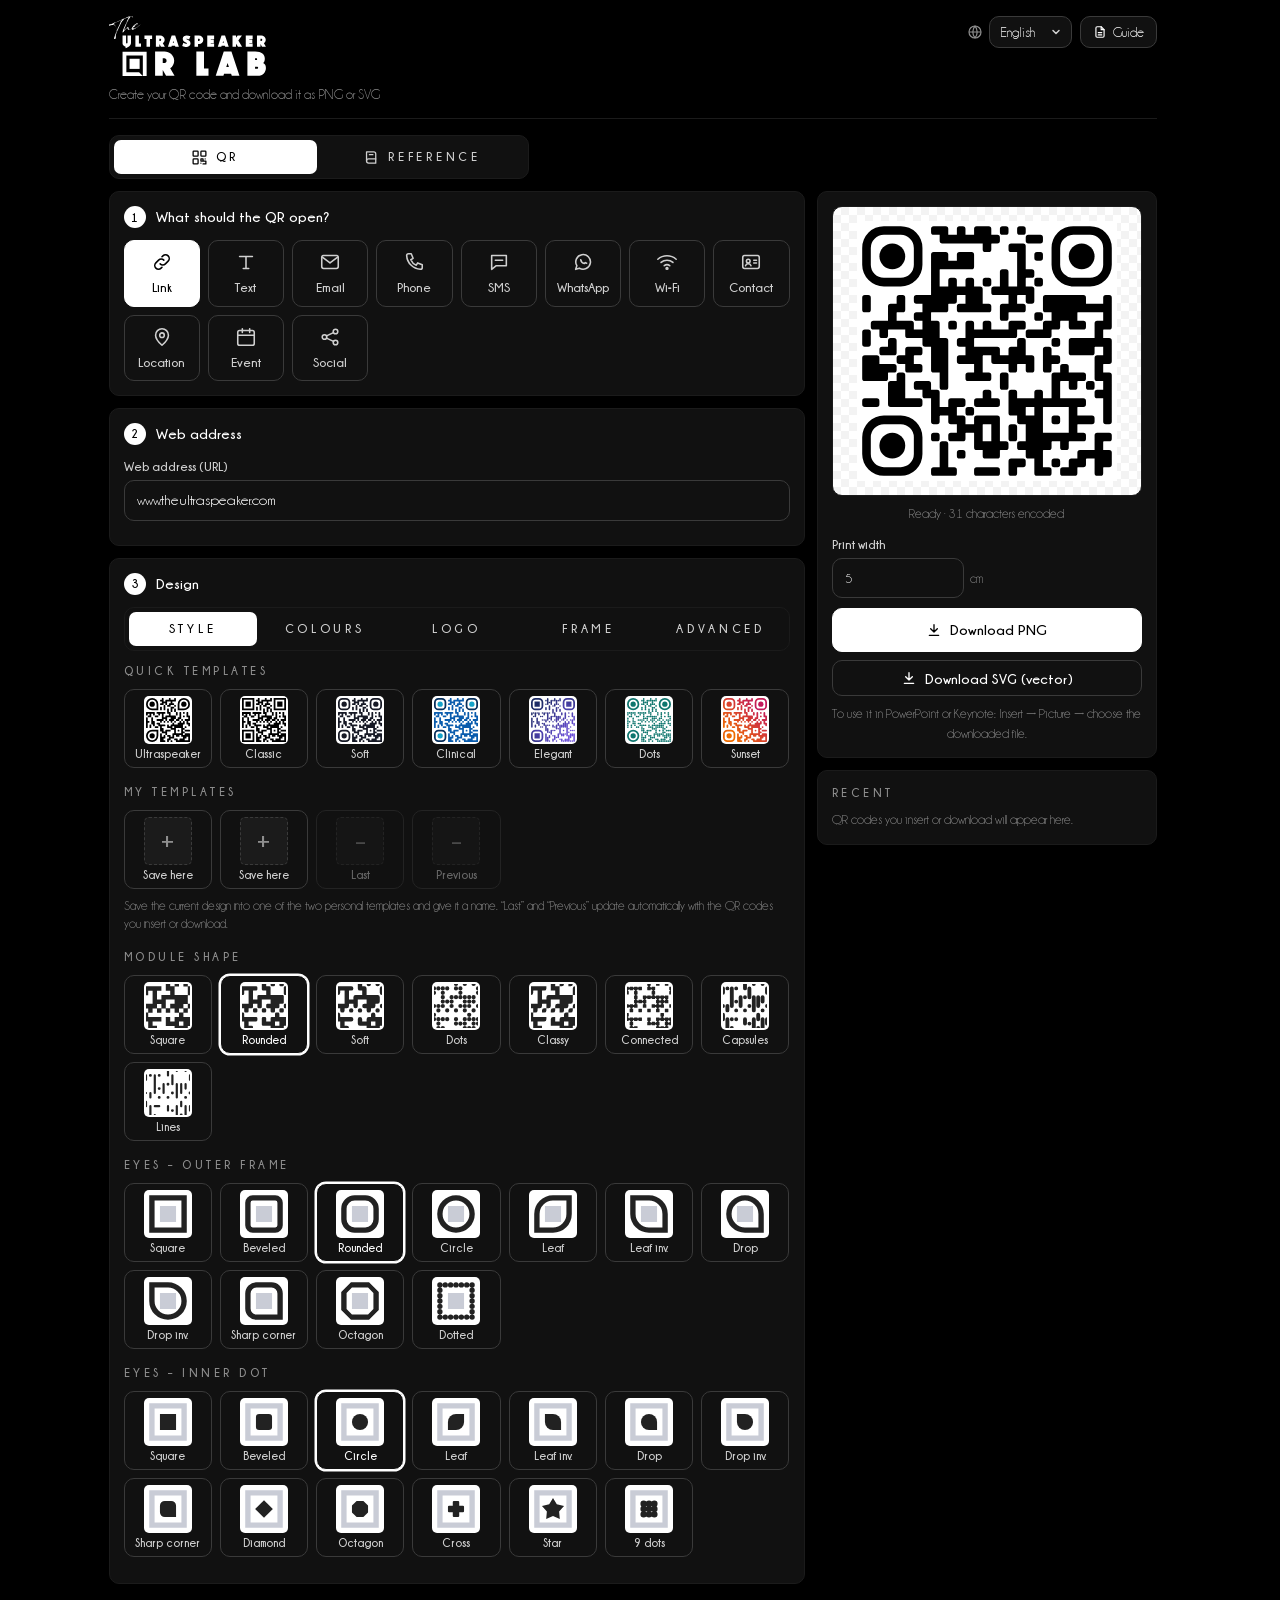
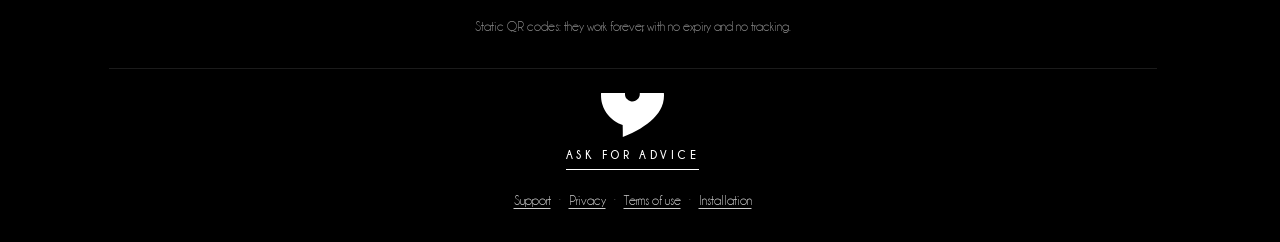
<file: index.html>
<!doctype html>
<html lang="it">
<head>
<meta charset="utf-8">
<meta name="viewport" content="width=device-width, initial-scale=1">
<title>The Ultraspeaker QR Lab</title>
<meta name="description" content="Create custom QR codes and scientific citations with a QR to the paper, ready for your slides.">
<meta name="theme-color" content="#000000">
<meta name="color-scheme" content="dark">
<meta name="apple-mobile-web-app-title" content="QR Lab">
<meta name="application-name" content="QR Lab">
<link rel="icon" type="image/svg+xml" href="assets/favicon.svg?v=20261112">
<link rel="icon" type="image/png" sizes="32x32" href="assets/favicon-32.png?v=20261112">
<link rel="apple-touch-icon" href="assets/apple-touch-icon.png?v=20261112">
<link rel="manifest" href="site.webmanifest">
<link rel="stylesheet" href="shared/ultraspeaker-lab.css?v=20261112">
<link rel="stylesheet" href="css/app.css?v=20261112">
<!-- Office.js: in PowerPoint collega il pannello alla presentazione; nel browser la pagina funziona anche senza -->
<script src="https://appsforoffice.microsoft.com/lib/1/hosted/office.js"></script>
<script src="shared/ultraspeaker-lang.js?v=20261112"></script>
<script src="qrcode.js?v=20261112"></script>
<script src="i18n.js?v=20261112"></script>
</head>
<body>
<div class="us-page us-page--wide">
  <header class="us-header">
    <div>
      <a class="us-logo" id="logoLink" href="https://www.theultraspeaker.com" target="_blank" rel="noopener"><img src="assets/qr-lab-logo.svg?v=20261112" alt="The Ultraspeaker QR Lab" width="158" height="60"></a>
      <p class="us-subtitle"><span id="appSub" data-i18n="app.sub">Crea un QR code e inseriscilo nella slide</span><span id="refSub" data-i18n="ref.sub" hidden>Cita la letteratura e collegala al paper con un QR</span></p>
    </div>
    <div class="us-header-tools">
      <label class="us-lang">
        <svg viewBox="0 0 24 24" aria-hidden="true"><circle cx="12" cy="12" r="9"/><path d="M3 12h18M12 3a14 14 0 0 1 0 18M12 3a14 14 0 0 0 0 18"/></svg>
        <span class="us-sr" data-i18n="us.language">Lingua</span>
        <select id="langSel"></select>
      </label>
      <a class="us-btn us-guide" id="usGuide" href="guide/qr-lab-guide-it.pdf" target="_blank" rel="noopener" aria-label="Guida d'utilizzo"><svg viewBox="0 0 24 24" aria-hidden="true"><path d="M14 3H7a2 2 0 0 0-2 2v14a2 2 0 0 0 2 2h10a2 2 0 0 0 2-2V8z"/><path d="M14 3v5h5M9 13h6M9 17h6"/></svg><span data-i18n="us.guide">Guida</span></a>
    </div>
  </header>
  <h1 class="us-sr">The Ultraspeaker QR Lab</h1>

  <nav class="us-tabs modes" role="tablist" data-i18n-aria="mode.aria" aria-label="Sezioni">
    <button type="button" class="us-tab" role="tab" data-mode="qr" id="modeQrTab" aria-controls="modeQr" aria-selected="true"><svg viewBox="0 0 24 24" aria-hidden="true"><rect x="3" y="3" width="7" height="7" rx="1"/><rect x="14" y="3" width="7" height="7" rx="1"/><rect x="3" y="14" width="7" height="7" rx="1"/><path d="M14 14h3v3h-3zM20 14v.01M14 20h.01M17 17h4v4h-4"/></svg><span data-i18n="mode.qr">QR</span></button>
    <button type="button" class="us-tab" role="tab" data-mode="ref" id="modeRefTab" aria-controls="modeRef" aria-selected="false" tabindex="-1"><svg viewBox="0 0 24 24" aria-hidden="true"><path d="M5 4h10a3 3 0 0 1 3 3v13H8a3 3 0 0 1-3-3z"/><path d="M5 17a3 3 0 0 1 3-3h10M9 8h5"/></svg><span data-i18n="mode.ref">Reference</span></button>
  </nav>

  <div id="modeQr" role="tabpanel" aria-labelledby="modeQrTab">
  <div class="layout">
    <main>
      <section class="us-panel">
        <h2 class="step-h"><span class="n">1</span><span data-i18n="step1">Cosa deve aprire il QR?</span></h2>
        <div class="types" id="types" role="group" data-i18n-aria="types.aria" aria-label="Tipo di QR"></div>
      </section>

      <section class="us-panel">
        <h2 class="step-h"><span class="n">2</span><span id="contentTitle">Contenuto</span></h2>
        <div id="fields"></div>
      </section>

      <section class="us-panel" id="designCard">
        <h2 class="step-h"><span class="n">3</span><span data-i18n="step3">Design</span></h2>
        <div class="us-tabs design-tabs" role="tablist">
          <button type="button" class="us-tab" role="tab" data-tab="stile" aria-selected="true" data-i18n="tab.style">Stile</button>
          <button type="button" class="us-tab" role="tab" data-tab="colori" aria-selected="false" data-i18n="tab.colors">Colori</button>
          <button type="button" class="us-tab" role="tab" data-tab="logo" aria-selected="false" data-i18n="tab.logo">Logo</button>
          <button type="button" class="us-tab" role="tab" data-tab="cornice" aria-selected="false" data-i18n="tab.frame">Cornice</button>
          <button type="button" class="us-tab" role="tab" data-tab="avanzate" aria-selected="false" data-i18n="tab.adv">Avanzate</button>
        </div>

        <div class="panel" data-panel="stile">
          <p class="us-label" data-i18n="sub.presets">Modelli rapidi</p>
          <div class="tiles" id="presets"></div>
          <p class="us-label" data-i18n="sub.myPresets">I miei modelli</p>
          <div class="tiles" id="myPresets"></div>
          <p class="mini-hint" data-i18n="hint.myPresets"></p>
          <p class="us-label" data-i18n="sub.dots">Forma dei moduli</p>
          <div class="tiles" id="dotTypes"></div>
          <p class="us-label" data-i18n="sub.eyeOuter">Occhi – cornice esterna</p>
          <div class="tiles" id="cornerSqTypes"></div>
          <p class="us-label" data-i18n="sub.eyeInner">Occhi – punto interno</p>
          <div class="tiles" id="cornerDotTypes"></div>
        </div>

        <div class="panel" data-panel="colori" hidden>
          <p class="us-label" data-i18n="sub.modules">Moduli</p>
          <div class="colors">
            <div><span class="lbl" data-i18n="lbl.color">Colore</span><div class="color" data-color="dotColor"></div></div>
            <div id="grad2Wrap" hidden><span class="lbl" data-i18n="lbl.color2">Secondo colore</span><div class="color" data-color="gradColor2"></div></div>
          </div>
          <label class="check"><input type="checkbox" id="useGradient"> <span data-i18n="chk.gradient">Usa sfumatura</span></label>
          <div id="gradOpts" hidden>
            <div class="seg" id="gradType"><button type="button" class="us-chip" data-v="linear" aria-pressed="true" data-i18n="grad.linear">Lineare</button><button type="button" class="us-chip" data-v="radial" aria-pressed="false" data-i18n="grad.radial">Radiale</button></div>
            <div class="range-row"><span data-i18n="lbl.angle">Angolo</span><span id="gradRotVal">45°</span></div>
            <input type="range" id="gradRot" min="0" max="360" step="15" value="45">
          </div>
          <p class="us-label" data-i18n="sub.eyes">Occhi</p>
          <label class="check"><input type="checkbox" id="eyesSame" checked> <span data-i18n="chk.eyesSame">Stesso colore dei moduli</span></label>
          <div class="colors" id="eyeColors" hidden>
            <div><span class="lbl" data-i18n="lbl.eyeOuter">Cornice esterna</span><div class="color" data-color="cornerSqColor"></div></div>
            <div><span class="lbl" data-i18n="lbl.eyeInner">Punto interno</span><div class="color" data-color="cornerDotColor"></div></div>
          </div>
          <p class="us-label" data-i18n="sub.bg">Sfondo</p>
          <div class="colors">
            <div><span class="lbl" data-i18n="lbl.bgColor">Colore sfondo</span><div class="color" data-color="bgColor"></div></div>
            <div style="display:flex;align-items:flex-end"><label class="check"><input type="checkbox" id="transparentBg"> <span data-i18n="chk.transparent">Trasparente</span></label></div>
          </div>
          <div id="contrastWarn"></div>
        </div>

        <div class="panel" data-panel="logo" hidden>
          <p class="us-label" data-i18n="sub.yourLogo">Il tuo logo</p>
          <label class="upload us-spotlight" id="uploadBox">
            <input type="file" id="logoFile" accept="image/png,image/jpeg,image/svg+xml,image/webp" hidden>
            <span id="uploadText">Clicca per caricare un logo (PNG, JPG, SVG)</span>
          </label>
          <p class="us-label" data-i18n="sub.orIcon">Oppure un'icona</p>
          <div class="tiles" id="iconLogos"></div>
          <div id="logoOpts">
            <div class="range-row"><span data-i18n="lbl.logoSize">Dimensione logo</span><span id="logoSizeVal">30%</span></div>
            <input type="range" id="logoSize" min="0.15" max="0.45" step="0.01" value="0.3">
            <div class="range-row"><span data-i18n="lbl.logoMargin">Spazio attorno al logo</span><span id="logoMarginVal">6</span></div>
            <input type="range" id="logoMargin" min="0" max="30" step="1" value="6">
            <label class="check"><input type="checkbox" id="hideDots" checked> <span data-i18n="chk.hideDots">Nascondi i moduli dietro al logo</span></label>
            <p class="hint" data-i18n="hint.logoEc">Con un logo la correzione d'errore passa automaticamente a “Max”, così il QR resta leggibile.</p>
          </div>
        </div>

        <div class="panel" data-panel="cornice" hidden>
          <p class="us-label" data-i18n="sub.frameStyle">Stile cornice</p>
          <div class="tiles" id="frames"></div>
          <div id="frameOpts">
            <div class="field"><label for="frameText" data-i18n="lbl.text">Testo</label><input type="text" class="us-field" id="frameText" maxlength="28" value="SCANSIONAMI"></div>
            <div class="colors">
              <div><span class="lbl" data-i18n="lbl.frameColor">Colore cornice</span><div class="color" data-color="frameColor"></div></div>
              <div><span class="lbl" data-i18n="lbl.textColor">Colore testo</span><div class="color" data-color="frameTextColor"></div></div>
            </div>
          </div>
        </div>

        <div class="panel" data-panel="avanzate" hidden>
          <p class="us-label" data-i18n="sub.ec">Correzione d'errore</p>
          <div class="seg" id="ecLevel"><button type="button" class="us-chip" data-v="L" data-i18n="ec.L">Bassa</button><button type="button" class="us-chip" data-v="M" data-i18n="ec.M">Media</button><button type="button" class="us-chip" data-v="Q" data-i18n="ec.Q">Alta</button><button type="button" class="us-chip" data-v="H" data-i18n="ec.H">Max</button></div>
          <p class="hint" data-i18n="hint.ec">Più è alta, più il QR resiste a graffi, loghi e stampe imperfette, ma diventa più fitto.</p>
          <p class="us-label" data-i18n="sub.margin">Margine (zona di rispetto)</p>
          <div class="range-row"><span data-i18n="lbl.margin">Margine</span><span id="marginVal">20</span></div>
          <input type="range" id="qrMargin" min="0" max="80" step="5" value="20">
          <p class="us-label" data-i18n="sub.reset">Ripristina</p>
          <button class="us-btn" id="resetDesign" type="button" data-i18n="btn.reset">Ripristina design predefinito</button>
        </div>
      </section>
    </main>

    <aside class="side">
      <section class="us-panel preview-card" id="previewCard">
        <div class="preview dim" id="preview"><img id="previewImg" alt="Anteprima QR code" data-i18n-alt="preview.alt"></div>
        <p class="status" id="status">Compila il contenuto per generare il QR</p>
        <div id="warnBox"></div>
        <div class="out">
          <div id="formatBox"><span class="lbl" data-i18n="lbl.format">Formato</span><div class="seg" id="format"><button type="button" class="us-chip" data-v="png" aria-pressed="true">PNG</button><button type="button" class="us-chip" data-v="svg" aria-pressed="false" data-i18n="fmt.vector">Vettoriale</button></div></div>
          <div><label class="lbl" id="widthLbl" for="sizeCm" data-i18n="lbl.width">Larghezza in slide</label><div class="size-row"><input type="number" class="us-field" id="sizeCm" min="1" max="30" step="0.5" value="5"><span>cm</span></div></div>
        </div>
        <button class="us-btn us-btn--primary us-btn--block" id="insertBtn" type="button" disabled><svg viewBox="0 0 24 24" aria-hidden="true"><rect x="3" y="4" width="18" height="14" rx="2"/><path d="M12 8v6M9 11h6"/></svg><span id="insertLabel">Inserisci nella slide</span></button>
        <div class="btns">
          <button class="us-btn" id="dlPng" type="button" disabled><svg viewBox="0 0 24 24" aria-hidden="true"><path d="M12 4v11M7 10l5 5 5-5M5 20h14"/></svg><span id="dlPngLabel">PNG</span></button>
          <button class="us-btn" id="dlSvg" type="button" disabled><svg viewBox="0 0 24 24" aria-hidden="true"><path d="M12 4v11M7 10l5 5 5-5M5 20h14"/></svg><span id="dlSvgLabel">SVG</span></button>
        </div>
        <p class="status" id="webHint" data-i18n="web.hint" hidden></p>
      </section>
      <section class="us-panel">
        <p class="us-label" data-i18n="sub.recent">Recenti</p>
        <div class="recent" id="recent"></div>
      </section>
    </aside>
  </div>
  </div>

  <div id="modeRef" role="tabpanel" aria-labelledby="modeRefTab" hidden>
  <div class="layout">
    <main>
      <section class="us-panel">
        <h2 class="step-h"><span class="n">1</span><span data-i18n="ref.step1">Trova il riferimento</span></h2>
        <div class="field">
          <label for="refQuery" data-i18n="ref.queryLbl">DOI, PMID, link oppure titolo / autore</label>
          <div class="ref-search">
            <input type="text" class="us-field" id="refQuery" autocomplete="off" spellcheck="false" data-i18n-ph="ref.queryPh" placeholder="10.1016/j.jdent.2023.104420">
            <button class="us-btn" type="button" id="refSearchBtn"><svg viewBox="0 0 24 24" aria-hidden="true"><circle cx="11" cy="11" r="6.5"/><path d="m16 16 4.5 4.5"/></svg><span data-i18n="ref.search">Cerca</span></button>
          </div>
          <div class="hint" data-i18n="ref.queryHint">Esempi: 10.1016/j.jdent.2023.104420 · PMID 36608877 · un link di PubMed o doi.org · «implant survival Buser 2012»</div>
        </div>
        <p class="status" id="refStatus" role="status" aria-live="polite"></p>
        <div id="refResults" hidden></div>
        <details class="ref-more">
          <summary data-i18n="ref.bulk.title">Importa un elenco di DOI o PMID</summary>
          <textarea class="us-field" id="refBulk" rows="5" spellcheck="false" data-i18n-ph="ref.bulk.ph" placeholder="10.1016/j.jdent.2023.104420&#10;36608877"></textarea>
          <button class="us-btn" type="button" id="refBulkBtn" style="margin-top:8px" data-i18n="ref.bulk.btn">Importa nella bibliografia</button>
          <p class="status" id="refBulkStatus" role="status" aria-live="polite"></p>
        </details>
      </section>

      <section class="us-panel" id="refPreviewCard">
        <h2 class="step-h"><span class="n">2</span><span data-i18n="ref.step2">Anteprima</span></h2>
        <div id="refPreview"></div>
      </section>

      <section class="us-panel" id="refCiteCard" hidden>
        <h2 class="step-h"><span class="n">3</span><span data-i18n="ref.step3">Citazione</span></h2>
        <span class="lbl" data-i18n="ref.styleLbl">Stile della bibliografia</span>
        <div class="seg" id="refStyle"><button type="button" class="us-chip" data-v="vancouver">Vancouver</button><button type="button" class="us-chip" data-v="apa">APA 7</button><button type="button" class="us-chip" data-v="ama">AMA</button><button type="button" class="us-chip" data-v="harvard">Harvard</button></div>
        <span class="lbl" data-i18n="ref.shortLbl">Citazione nella slide</span>
        <div class="seg" id="refShort"><button type="button" class="us-chip" data-v="authorJournal" data-i18n="ref.short.aj">Autore, rivista anno</button><button type="button" class="us-chip" data-v="numeric" data-i18n="ref.short.num">Numerica [1]</button><button type="button" class="us-chip" data-v="authorYear" data-i18n="ref.short.ay">Autore, anno</button><button type="button" class="us-chip" data-v="full" data-i18n="ref.short.full">Completa</button></div>
        <span class="lbl" data-i18n="ref.outShort">Nella slide</span>
        <div class="ref-out short" id="refShortOut"></div>
        <span class="lbl" data-i18n="ref.outFull">In bibliografia</span>
        <div class="ref-out" id="refFullOut"></div>
      </section>
    </main>

    <aside class="side">
      <section class="us-panel" id="refInsertCard" hidden>
        <h2 class="step-h"><span class="n">4</span><span data-i18n="ref.step4">Inserimento nella slide</span></h2>
        <p class="us-label" data-i18n="ref.presetsLbl">Layout pronti</p>
        <div class="tiles" id="refPresets"></div>
        <div id="refSlidePv" class="ref-slide" aria-hidden="true"></div>
        <span class="lbl" data-i18n="ref.whatLbl">Cosa inserire</span>
        <div class="seg" id="refWhat"><button type="button" class="us-chip" data-v="both" data-i18n="ref.what.both">Citazione + QR</button><button type="button" class="us-chip" data-v="text" data-i18n="ref.what.text">Solo citazione</button><button type="button" class="us-chip" data-v="qr" data-i18n="ref.what.qr">Solo QR</button></div>
        <span class="lbl" data-i18n="ref.posLbl">Posizione in basso</span>
        <div class="seg" id="refPos"><button type="button" class="us-chip" data-v="left" data-i18n="ref.pos.left">Sinistra</button><button type="button" class="us-chip" data-v="center" data-i18n="ref.pos.center">Centro</button><button type="button" class="us-chip" data-v="right" data-i18n="ref.pos.right">Destra</button></div>
        <div id="refTextOpts">
        <div class="ref-grid">
          <div class="field"><label for="refFont" data-i18n="ref.fontLbl">Font</label>
            <select class="us-field" id="refFont"><option value="" data-i18n="ref.fontTheme">Font del tema</option><option>Champagne &amp; Limousines</option><option>Arial</option><option>Calibri</option><option>Helvetica Neue</option><option>Segoe UI</option><option>Georgia</option></select></div>
          <div class="field"><label for="refSize" data-i18n="ref.sizeLbl">Dimensione (pt)</label><input type="number" class="us-field" id="refSize" min="8" max="60" step="1" value="16"></div>
        </div>
        <span class="lbl" style="margin-top:10px" data-i18n="ref.colorLbl">Colore del testo</span>
        <div class="color" style="margin-bottom:10px"><input type="color" id="refColor" value="#7f7f7f" data-i18n-aria="color.pick"><input type="text" id="refColorHex" value="#7f7f7f" maxlength="7" data-i18n-aria="color.code"></div>
        </div>
        <div id="refQrOpts">
          <span class="lbl" data-i18n="ref.qrFmtLbl">Formato del QR</span>
          <div class="seg" id="refQrFmt"><button type="button" class="us-chip" data-v="svg" data-i18n="ref.fmt.svg">Vettoriale (SVG)</button><button type="button" class="us-chip" data-v="png">PNG</button></div>
          <span class="lbl" data-i18n="ref.targetLbl">Il QR apre</span>
          <div class="seg" id="refTarget"><button type="button" class="us-chip" data-v="doi" data-i18n="ref.target.doi">Il DOI (pagina dell'editore)</button><button type="button" class="us-chip" data-v="oa" data-i18n="ref.target.oa">La versione open access</button></div>
          <p class="status" id="refTargetNote"></p>
          <div class="range-row"><span data-i18n="ref.qrSize">Lato del QR</span><span id="refQrCmVal">1,9 cm</span></div>
          <input type="range" id="refQrCm" min="1.2" max="4" step="0.1" value="1.9">
          <button type="button" class="inline-btn" id="refQrDesign" data-i18n="ref.qrDesign">Colori, forme e logo: personalizzali nella sezione QR</button>
        </div>
        <label class="check" id="refNotesWrap" hidden><input type="checkbox" id="refNotes"> <span data-i18n="ref.notesChk">Copia l'abstract PubMed per le note del relatore</span></label>
        <div class="ref-acts">
          <button class="us-btn us-btn--primary" id="refInsertBtn" type="button" disabled><svg viewBox="0 0 24 24" aria-hidden="true"><rect x="3" y="4" width="18" height="14" rx="2"/><path d="M7 14h6M16 12h2v2h-2z"/></svg><span id="refInsertLabel">Inserisci nella slide</span></button>
          <button class="us-btn" id="refAddBtn" type="button" disabled><svg viewBox="0 0 24 24" aria-hidden="true"><path d="M6 3h9l3 3v15H6z"/><path d="M12 10v6M9 13h6"/></svg><span data-i18n="ref.addBib">Aggiungi alla bibliografia</span></button>
          <button class="us-btn us-btn--block" id="refDlQr" type="button" hidden><svg viewBox="0 0 24 24" aria-hidden="true"><path d="M12 4v11M7 10l5 5 5-5M5 20h14"/></svg><span id="refDlQrLabel">Scarica il QR (PNG)</span></button>
        </div>
      </section>

      <section class="us-panel">
        <p class="us-label"><span data-i18n="ref.listTitle">Riferimenti della presentazione</span> <span id="refCount"></span></p>
        <p class="hint" id="refListHint" data-i18n="ref.list.hint" hidden></p>
        <div class="ref-list" id="refList"></div>
        <div class="ref-bib" id="refBibBtns" hidden>
          <button class="us-btn" type="button" id="refRenumBtn"><svg viewBox="0 0 24 24" aria-hidden="true"><path d="M4 12a8 8 0 0 1 14-5.3M20 12a8 8 0 0 1-14 5.3M18 3v4h-4M6 21v-4h4"/></svg><span data-i18n="ref.renum">Aggiorna numerazione e citazioni</span></button>
          <label class="check"><input type="checkbox" id="refBibQr"> <span data-i18n="ref.bibQr">Piccolo QR accanto a ogni voce</span></label>
          <button class="us-btn" type="button" id="refBibBtn"><svg viewBox="0 0 24 24" aria-hidden="true"><path d="M6 3h9l3 3v15H6z"/><path d="M9 9h6M9 13h6M9 17h4"/></svg><span id="refBibBtnLabel">Genera le slide «Bibliografia»</span></button>
          <button class="us-btn" type="button" id="refPdfBtn"><svg viewBox="0 0 24 24" aria-hidden="true"><path d="M12 4v11M7 10l5 5 5-5M5 20h14"/></svg><span data-i18n="ref.pdf.btn">Scarica PDF</span></button>
          <button class="us-btn" type="button" id="refClearBtn"><svg viewBox="0 0 24 24" aria-hidden="true"><path d="M5 7h14M10 7V4h4v3M7 7l1 13h8l1-13"/></svg><span id="refClearLabel" data-i18n="ref.clear">Azzera la bibliografia</span></button>
          <p class="status" id="refListStatus" role="status" aria-live="polite"></p>
        </div>
      </section>
    </aside>
  </div>
  </div>

  <p class="static-note" id="staticNote" data-i18n="foot">QR statici: funzionano per sempre, senza scadenze né tracciamento.</p>
  <footer class="us-footer">
    <a class="us-cta" id="usCta" href="mailto:info@theultraspeaker.com"><img src="assets/arena-white.svg" alt=""><span data-i18n="us.cta">Richiedi un consiglio</span></a>
    <p class="us-links"><a href="support.html" target="_blank" rel="noopener" data-i18n="us.support">Supporto</a><a href="privacy.html" target="_blank" rel="noopener" data-i18n="us.privacy">Privacy</a><a href="terms.html" target="_blank" rel="noopener" data-i18n="us.terms">Condizioni d'uso</a><a href="GUIDA-INSTALLAZIONE.html" target="_blank" rel="noopener" data-i18n="us.install">Installazione</a></p>
  </footer>
</div>

<!-- Bibliografia in PDF: dati della lecture e cosa mettere accanto a ogni voce -->
<dialog class="bib-dialog" id="bibDialog" aria-labelledby="bibDlgTitle">
  <form method="dialog" id="bibForm">
    <h2 id="bibDlgTitle" data-i18n="ref.pdf.title">Bibliografia in PDF</h2>
    <div class="field"><label for="bibTitle" data-i18n="ref.pdf.lecture">Titolo della lecture</label><input type="text" class="us-field" id="bibTitle" maxlength="160" required autocomplete="off"></div>
    <div class="field"><label for="bibSpeaker"><span data-i18n="ref.pdf.speaker">Speaker</span> <span class="opt" data-i18n="optional">(facoltativo)</span></label><input type="text" class="us-field" id="bibSpeaker" maxlength="120" autocomplete="name"></div>
    <div class="field"><label for="bibDate"><span data-i18n="ref.pdf.date">Data</span> <span class="opt" data-i18n="optional">(facoltativo)</span></label><input type="date" class="us-field" id="bibDate"></div>
    <span class="lbl" id="bibExtraLbl" data-i18n="ref.pdf.extra">In ogni voce</span>
    <div class="seg" id="bibExtra" role="group" aria-labelledby="bibExtraLbl" aria-describedby="bibExtraHint"><button type="button" class="us-chip" data-v="text" aria-pressed="true" data-i18n="ref.pdf.x.text">Testo</button><button type="button" class="us-chip" data-v="link" aria-pressed="false" data-i18n="ref.pdf.x.link">Link</button><button type="button" class="us-chip" data-v="qr" aria-pressed="false" data-i18n="ref.pdf.x.qr">QR</button></div>
    <p class="hint" id="bibExtraHint" data-i18n="ref.pdf.extraHint">Accendi uno o più elementi.</p>
    <p class="status" id="bibStatus" role="status" aria-live="polite"></p>
    <div class="ref-acts">
      <button type="button" class="us-btn" id="bibCancel" data-i18n="ref.cancel">Annulla</button>
      <button type="submit" class="us-btn us-btn--primary" id="bibGo" data-i18n="ref.pdf.btn">Scarica PDF</button>
    </div>
  </form>
</dialog>

<div class="bar" id="bar">
  <img id="barImg" alt="Anteprima" title="Vai all'anteprima" data-i18n-alt="bar.alt" data-i18n-title="bar.title">
  <button class="us-btn us-btn--primary" id="barInsert" type="button" disabled>Inserisci nella slide</button>
</div>
<div class="toast" id="toast" role="status"></div>
<script src="app.js?v=20261112"></script>
<script src="reference.js?v=20261112"></script>
<script src="bib-pdf.js?v=20261112"></script>
</body>
</html>
</file>
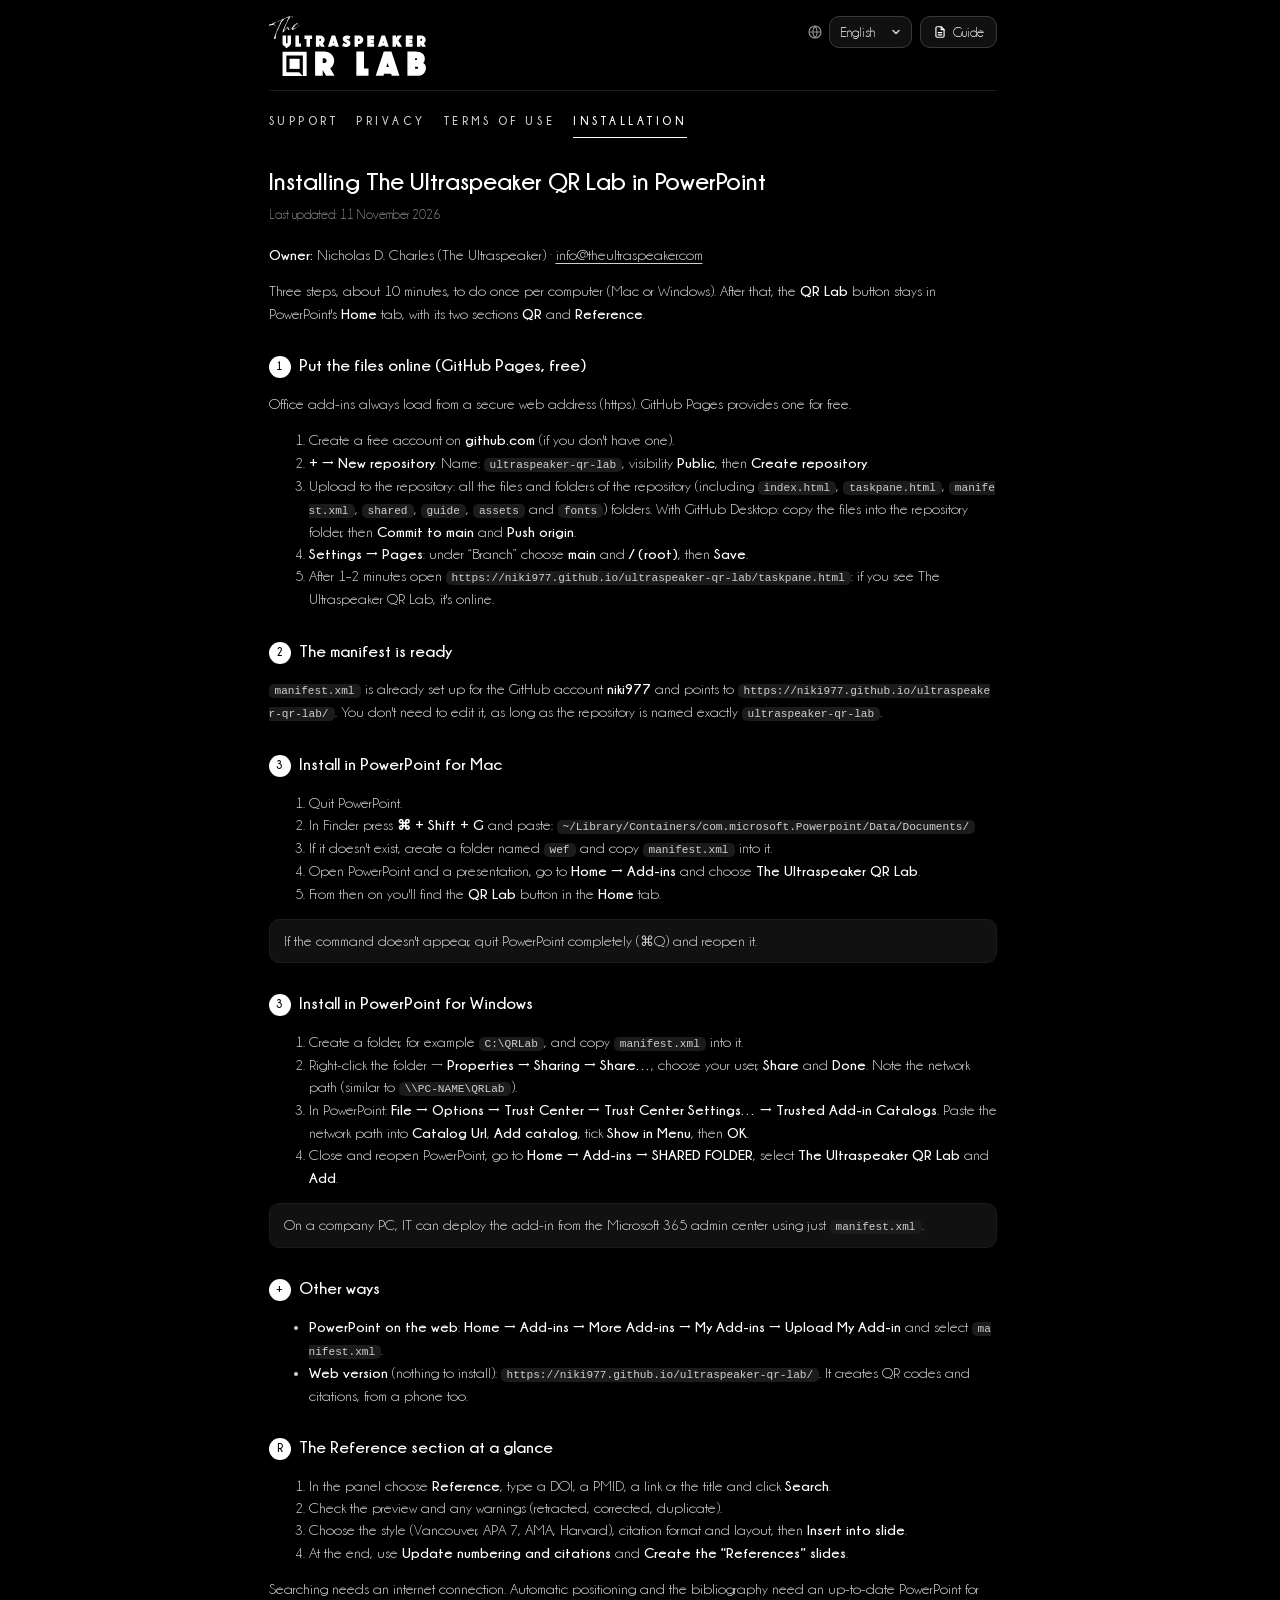
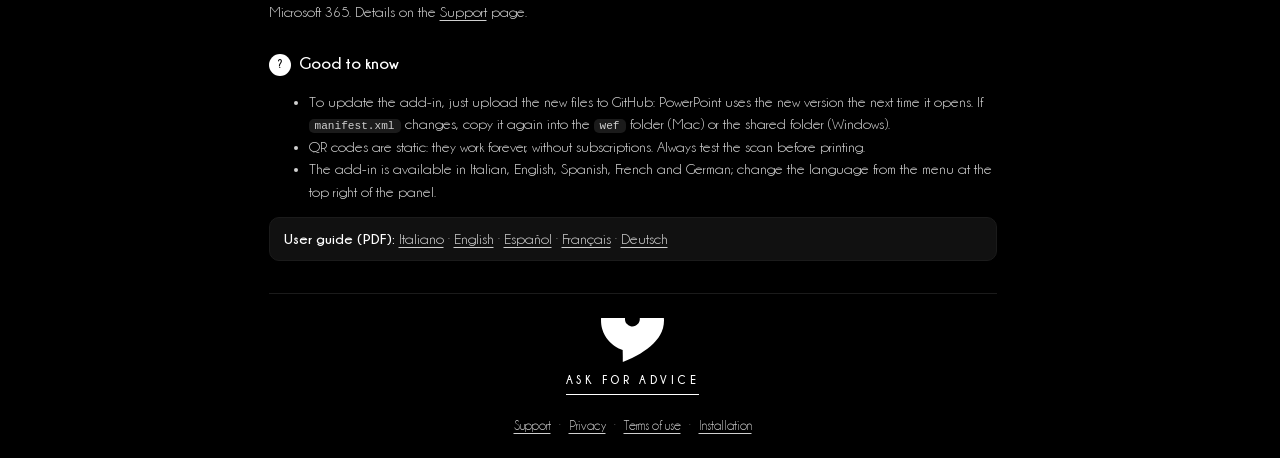
<file: GUIDA-INSTALLAZIONE.html>
<!doctype html>
<html lang="it">
<head>
<meta charset="utf-8">
<meta name="viewport" content="width=device-width, initial-scale=1">
<title>Installazione · The Ultraspeaker QR Lab</title>
<meta name="theme-color" content="#000000">
<meta name="color-scheme" content="dark">
<link rel="icon" type="image/svg+xml" href="assets/favicon.svg?v=20261112">
<link rel="icon" type="image/png" sizes="32x32" href="assets/favicon-32.png?v=20261112">
<link rel="apple-touch-icon" href="assets/apple-touch-icon.png?v=20261112">
<link rel="stylesheet" href="shared/ultraspeaker-lab.css?v=20261112">
<link rel="stylesheet" href="css/app.css?v=20261112">
<script src="shared/ultraspeaker-lang.js?v=20261112"></script>
<!-- Lingua letta prima del disegno della pagina, così compare subito il testo giusto -->
<script>document.documentElement.lang = UltraspeakerLang.get("qrlab.lang");</script>
</head>
<body data-page="install">
<div class="us-doc">
  <header class="us-header">
    <a class="us-logo" href="https://www.theultraspeaker.com" target="_blank" rel="noopener"><img src="assets/qr-lab-logo.svg?v=20261112" alt="The Ultraspeaker QR Lab" width="158" height="60"></a>
    <div class="us-header-tools">
      <label class="us-lang"><svg viewBox="0 0 24 24" aria-hidden="true"><circle cx="12" cy="12" r="9"/><path d="M3 12h18M12 3a14 14 0 0 1 0 18M12 3a14 14 0 0 0 0 18"/></svg><span class="us-sr" data-t="language">Lingua</span><select id="lang"></select></label>
      <a class="us-btn us-guide" id="usGuide" href="guide/qr-lab-guide-it.pdf" target="_blank" rel="noopener" aria-label="Guida d'utilizzo"><svg viewBox="0 0 24 24" aria-hidden="true"><path d="M14 3H7a2 2 0 0 0-2 2v14a2 2 0 0 0 2 2h10a2 2 0 0 0 2-2V8z"/><path d="M14 3v5h5M9 13h6M9 17h6"/></svg><span data-t="guide">Guida</span></a>
    </div>
  </header>
  <nav class="us-doc-nav"><a href="support.html" data-nav="support">Supporto</a><a href="privacy.html" data-nav="privacy">Privacy</a><a href="terms.html" data-nav="terms">Condizioni d'uso</a><a href="GUIDA-INSTALLAZIONE.html" data-nav="install" aria-current="page">Installazione</a></nav>
<main>
<div data-lang="it" lang="it">
<h1>Installare The Ultraspeaker QR Lab in PowerPoint</h1>
<p class="us-updated">Ultimo aggiornamento: 11 novembre 2026</p>
<p><b>Titolare:</b> Nicholas D. Charles (The Ultraspeaker) · <a href="mailto:info@theultraspeaker.com">info@theultraspeaker.com</a></p>
<p>Tre passaggi, circa 10 minuti, da fare una volta sola per ogni computer (Mac o Windows). Poi il pulsante <b>QR Lab</b> resta nella scheda <b>Home</b> di PowerPoint, con le due sezioni <b>QR</b> e <b>Reference</b>.</p>

<h2><span class="n">1</span>Metti online i file (GitHub Pages, gratuito)</h2>
<p>Gli add-in di Office si caricano sempre da un indirizzo web sicuro (https). GitHub Pages lo fornisce gratis.</p>
<ol>
<li>Crea un account gratuito su <b>github.com</b> (se non ce l'hai).</li>
<li><b>+ → New repository</b>. Nome: <code>ultraspeaker-qr-lab</code>, visibilità <b>Public</b>, poi <b>Create repository</b>.</li>
<li>Carica nel repository: tutti i file e le cartelle del repository (tra cui <code>index.html</code>, <code>taskpane.html</code>, <code>manifest.xml</code>, <code>shared</code>, <code>guide</code>, <code>assets</code> e <code>fonts</code>). Con GitHub Desktop: copia i file nella cartella del repository, poi <b>Commit to main</b> e <b>Push origin</b>.</li>
<li><b>Settings → Pages</b>: in “Branch” scegli <b>main</b> e <b>/ (root)</b>, poi <b>Save</b>.</li>
<li>Dopo 1–2 minuti apri <code>https://niki977.github.io/ultraspeaker-qr-lab/taskpane.html</code>: se vedi The Ultraspeaker QR Lab, è online.</li>
</ol>

<h2><span class="n">2</span>Il manifest è già pronto</h2>
<p><code>manifest.xml</code> è già compilato per l'account GitHub <b>niki977</b> e punta a <code>https://niki977.github.io/ultraspeaker-qr-lab/</code>. Non devi modificarlo: basta che il repository si chiami esattamente <code>ultraspeaker-qr-lab</code>.</p>

<h2><span class="n">3</span>Installa in PowerPoint per Mac</h2>
<ol>
<li>Chiudi PowerPoint.</li>
<li>Nel Finder premi <b>⌘ + Maiusc + G</b> e incolla: <code>~/Library/Containers/com.microsoft.Powerpoint/Data/Documents/</code></li>
<li>Se non c'è, crea una cartella chiamata <code>wef</code> e copia dentro <code>manifest.xml</code>.</li>
<li>Apri PowerPoint e una presentazione, vai su <b>Home → Componenti aggiuntivi</b> e scegli <b>The Ultraspeaker QR Lab</b>.</li>
<li>Da quel momento trovi il pulsante <b>QR Lab</b> nella scheda <b>Home</b>.</li>
</ol>
<p class="note">Se il comando non compare: chiudi PowerPoint del tutto (⌘Q) e riaprilo.</p>

<h2><span class="n">3</span>Installa in PowerPoint per Windows</h2>
<ol>
<li>Crea una cartella, per esempio <code>C:\QRLab</code>, e copia dentro <code>manifest.xml</code>.</li>
<li>Tasto destro sulla cartella → <b>Proprietà → Condivisione → Condividi…</b>, scegli il tuo utente, <b>Condividi</b> e <b>Fine</b>. Annota il percorso di rete (simile a <code>\\NOME-PC\QRLab</code>).</li>
<li>In PowerPoint: <b>File → Opzioni → Centro protezione → Impostazioni Centro protezione… → Cataloghi di componenti aggiuntivi attendibili</b>. Incolla il percorso di rete in <b>URL catalogo</b>, <b>Aggiungi catalogo</b>, spunta <b>Mostra nel menu</b>, poi <b>OK</b>.</li>
<li>Chiudi e riapri PowerPoint, vai su <b>Home → Componenti aggiuntivi → CARTELLA CONDIVISA</b>, seleziona <b>The Ultraspeaker QR Lab</b> e <b>Aggiungi</b>.</li>
</ol>
<p class="note">Sul PC aziendale l'IT può distribuire l'add-in dal Microsoft 365 admin center con il solo file <code>manifest.xml</code>.</p>

<h2><span class="n">+</span>Altri modi</h2>
<ul>
<li><b>PowerPoint sul web</b>: <b>Home → Componenti aggiuntivi → Altri componenti aggiuntivi → I miei componenti aggiuntivi → Carica il mio componente aggiuntivo</b> e seleziona <code>manifest.xml</code>.</li>
<li><b>Versione web</b> (senza installare nulla): <code>https://niki977.github.io/ultraspeaker-qr-lab/</code>. Crea i QR e le citazioni anche da telefono.</li>
</ul>

<h2><span class="n">R</span>La sezione Reference in breve</h2>
<ol>
<li>Nel pannello scegli <b>Reference</b>, scrivi un DOI, un PMID, un link o il titolo e fai clic su <b>Cerca</b>.</li>
<li>Controlla l'anteprima e gli eventuali avvisi (ritrattato, corretto, duplicato).</li>
<li>Scegli stile (Vancouver, APA 7, AMA, Harvard), formato della citazione e layout, poi <b>Inserisci nella slide</b>.</li>
<li>Alla fine usa <b>Aggiorna numerazione e citazioni</b> e <b>Genera le slide «Bibliografia»</b>.</li>
</ol>
<p>La ricerca richiede internet. Il posizionamento automatico e la bibliografia richiedono PowerPoint per Microsoft 365 aggiornato. Dettagli nella pagina <a href="support.html">Supporto</a>.</p>

<h2><span class="n">?</span>Buono a sapersi</h2>
<ul>
<li>Per aggiornare l'add-in basta ricaricare i file nuovi su GitHub: PowerPoint userà la nuova versione alla prossima apertura. Se cambia <code>manifest.xml</code>, ricopialo anche nella cartella <code>wef</code> (Mac) o nella cartella condivisa (Windows).</li>
<li>I QR sono statici: funzionano per sempre e senza abbonamenti. Prova sempre la scansione prima di stampare.</li>
<li>L'add-in è in italiano, inglese, spagnolo, francese e tedesco; la lingua si cambia dal menu in alto a destra del pannello.</li>
</ul>
<p class="note"><b>Guida d'utilizzo in PDF:</b> <a href="guide/qr-lab-guide-it.pdf" target="_blank" rel="noopener" lang="it">Italiano</a> · <a href="guide/qr-lab-guide-en.pdf" target="_blank" rel="noopener" lang="en">English</a> · <a href="guide/qr-lab-guide-es.pdf" target="_blank" rel="noopener" lang="es">Español</a> · <a href="guide/qr-lab-guide-fr.pdf" target="_blank" rel="noopener" lang="fr">Français</a> · <a href="guide/qr-lab-guide-de.pdf" target="_blank" rel="noopener" lang="de">Deutsch</a></p>
</div>
<div data-lang="en" lang="en">
<h1>Installing The Ultraspeaker QR Lab in PowerPoint</h1>
<p class="us-updated">Last updated: 11 November 2026</p>
<p><b>Owner:</b> Nicholas D. Charles (The Ultraspeaker) · <a href="mailto:info@theultraspeaker.com">info@theultraspeaker.com</a></p>
<p>Three steps, about 10 minutes, to do once per computer (Mac or Windows). After that, the <b>QR Lab</b> button stays in PowerPoint's <b>Home</b> tab, with its two sections <b>QR</b> and <b>Reference</b>.</p>

<h2><span class="n">1</span>Put the files online (GitHub Pages, free)</h2>
<p>Office add-ins always load from a secure web address (https). GitHub Pages provides one for free.</p>
<ol>
<li>Create a free account on <b>github.com</b> (if you don't have one).</li>
<li><b>+ → New repository</b>. Name: <code>ultraspeaker-qr-lab</code>, visibility <b>Public</b>, then <b>Create repository</b>.</li>
<li>Upload to the repository: all the files and folders of the repository (including <code>index.html</code>, <code>taskpane.html</code>, <code>manifest.xml</code>, <code>shared</code>, <code>guide</code>, <code>assets</code> and <code>fonts</code>) folders. With GitHub Desktop: copy the files into the repository folder, then <b>Commit to main</b> and <b>Push origin</b>.</li>
<li><b>Settings → Pages</b>: under “Branch” choose <b>main</b> and <b>/ (root)</b>, then <b>Save</b>.</li>
<li>After 1–2 minutes open <code>https://niki977.github.io/ultraspeaker-qr-lab/taskpane.html</code>: if you see The Ultraspeaker QR Lab, it's online.</li>
</ol>

<h2><span class="n">2</span>The manifest is ready</h2>
<p><code>manifest.xml</code> is already set up for the GitHub account <b>niki977</b> and points to <code>https://niki977.github.io/ultraspeaker-qr-lab/</code>. You don't need to edit it, as long as the repository is named exactly <code>ultraspeaker-qr-lab</code>.</p>

<h2><span class="n">3</span>Install in PowerPoint for Mac</h2>
<ol>
<li>Quit PowerPoint.</li>
<li>In Finder press <b>⌘ + Shift + G</b> and paste: <code>~/Library/Containers/com.microsoft.Powerpoint/Data/Documents/</code></li>
<li>If it doesn't exist, create a folder named <code>wef</code> and copy <code>manifest.xml</code> into it.</li>
<li>Open PowerPoint and a presentation, go to <b>Home → Add-ins</b> and choose <b>The Ultraspeaker QR Lab</b>.</li>
<li>From then on you'll find the <b>QR Lab</b> button in the <b>Home</b> tab.</li>
</ol>
<p class="note">If the command doesn't appear, quit PowerPoint completely (⌘Q) and reopen it.</p>

<h2><span class="n">3</span>Install in PowerPoint for Windows</h2>
<ol>
<li>Create a folder, for example <code>C:\QRLab</code>, and copy <code>manifest.xml</code> into it.</li>
<li>Right-click the folder → <b>Properties → Sharing → Share…</b>, choose your user, <b>Share</b> and <b>Done</b>. Note the network path (similar to <code>\\PC-NAME\QRLab</code>).</li>
<li>In PowerPoint: <b>File → Options → Trust Center → Trust Center Settings… → Trusted Add-in Catalogs</b>. Paste the network path into <b>Catalog Url</b>, <b>Add catalog</b>, tick <b>Show in Menu</b>, then <b>OK</b>.</li>
<li>Close and reopen PowerPoint, go to <b>Home → Add-ins → SHARED FOLDER</b>, select <b>The Ultraspeaker QR Lab</b> and <b>Add</b>.</li>
</ol>
<p class="note">On a company PC, IT can deploy the add-in from the Microsoft 365 admin center using just <code>manifest.xml</code>.</p>

<h2><span class="n">+</span>Other ways</h2>
<ul>
<li><b>PowerPoint on the web</b>: <b>Home → Add-ins → More Add-ins → My Add-ins → Upload My Add-in</b> and select <code>manifest.xml</code>.</li>
<li><b>Web version</b> (nothing to install): <code>https://niki977.github.io/ultraspeaker-qr-lab/</code>. It creates QR codes and citations, from a phone too.</li>
</ul>

<h2><span class="n">R</span>The Reference section at a glance</h2>
<ol>
<li>In the panel choose <b>Reference</b>, type a DOI, a PMID, a link or the title and click <b>Search</b>.</li>
<li>Check the preview and any warnings (retracted, corrected, duplicate).</li>
<li>Choose the style (Vancouver, APA 7, AMA, Harvard), citation format and layout, then <b>Insert into slide</b>.</li>
<li>At the end, use <b>Update numbering and citations</b> and <b>Create the “References” slides</b>.</li>
</ol>
<p>Searching needs an internet connection. Automatic positioning and the bibliography need an up-to-date PowerPoint for Microsoft 365. Details on the <a href="support.html">Support</a> page.</p>

<h2><span class="n">?</span>Good to know</h2>
<ul>
<li>To update the add-in, just upload the new files to GitHub: PowerPoint uses the new version the next time it opens. If <code>manifest.xml</code> changes, copy it again into the <code>wef</code> folder (Mac) or the shared folder (Windows).</li>
<li>QR codes are static: they work forever, without subscriptions. Always test the scan before printing.</li>
<li>The add-in is available in Italian, English, Spanish, French and German; change the language from the menu at the top right of the panel.</li>
</ul>
<p class="note"><b>User guide (PDF):</b> <a href="guide/qr-lab-guide-it.pdf" target="_blank" rel="noopener" lang="it">Italiano</a> · <a href="guide/qr-lab-guide-en.pdf" target="_blank" rel="noopener" lang="en">English</a> · <a href="guide/qr-lab-guide-es.pdf" target="_blank" rel="noopener" lang="es">Español</a> · <a href="guide/qr-lab-guide-fr.pdf" target="_blank" rel="noopener" lang="fr">Français</a> · <a href="guide/qr-lab-guide-de.pdf" target="_blank" rel="noopener" lang="de">Deutsch</a></p>
</div>
<div data-lang="es" lang="es">
<h1>Instalar The Ultraspeaker QR Lab en PowerPoint</h1>
<p class="us-updated">Última actualización: 11 de noviembre de 2026</p>
<p><b>Titular:</b> Nicholas D. Charles (The Ultraspeaker) · <a href="mailto:info@theultraspeaker.com">info@theultraspeaker.com</a></p>
<p>Tres pasos, unos 10 minutos, una sola vez por ordenador (Mac o Windows). Después el botón <b>QR Lab</b> queda en la pestaña <b>Inicio</b> de PowerPoint, con sus dos secciones <b>QR</b> y <b>Referencias</b>.</p>

<h2><span class="n">1</span>Publica los archivos (GitHub Pages, gratis)</h2>
<p>Los complementos de Office siempre se cargan desde una dirección web segura (https). GitHub Pages la ofrece gratis.</p>
<ol>
<li>Crea una cuenta gratuita en <b>github.com</b> (si no la tienes).</li>
<li><b>+ → New repository</b>. Nombre: <code>ultraspeaker-qr-lab</code>, visibilidad <b>Public</b>, luego <b>Create repository</b>.</li>
<li>Sube al repositorio: todos los archivos y carpetas del repositorio (entre ellos <code>index.html</code>, <code>taskpane.html</code>, <code>manifest.xml</code>, <code>shared</code>, <code>guide</code>, <code>assets</code> y <code>fonts</code>). Con GitHub Desktop: copia los archivos en la carpeta del repositorio, luego <b>Commit to main</b> y <b>Push origin</b>.</li>
<li><b>Settings → Pages</b>: en “Branch” elige <b>main</b> y <b>/ (root)</b>, luego <b>Save</b>.</li>
<li>Tras 1–2 minutos abre <code>https://niki977.github.io/ultraspeaker-qr-lab/taskpane.html</code>: si ves The Ultraspeaker QR Lab, ya está en línea.</li>
</ol>

<h2><span class="n">2</span>El manifiesto ya está listo</h2>
<p><code>manifest.xml</code> ya está configurado para la cuenta de GitHub <b>niki977</b> y apunta a <code>https://niki977.github.io/ultraspeaker-qr-lab/</code>. No hace falta editarlo, siempre que el repositorio se llame exactamente <code>ultraspeaker-qr-lab</code>.</p>

<h2><span class="n">3</span>Instalar en PowerPoint para Mac</h2>
<ol>
<li>Cierra PowerPoint.</li>
<li>En el Finder pulsa <b>⌘ + Mayús + G</b> y pega: <code>~/Library/Containers/com.microsoft.Powerpoint/Data/Documents/</code></li>
<li>Si no existe, crea una carpeta llamada <code>wef</code> y copia dentro <code>manifest.xml</code>.</li>
<li>Abre PowerPoint y una presentación, ve a <b>Inicio → Complementos</b> y elige <b>The Ultraspeaker QR Lab</b>.</li>
<li>A partir de ahí encontrarás el botón <b>QR Lab</b> en la pestaña <b>Inicio</b>.</li>
</ol>
<p class="note">Si el comando no aparece, cierra PowerPoint por completo (⌘Q) y vuelve a abrirlo.</p>

<h2><span class="n">3</span>Instalar en PowerPoint para Windows</h2>
<ol>
<li>Crea una carpeta, por ejemplo <code>C:\QRLab</code>, y copia dentro <code>manifest.xml</code>.</li>
<li>Clic derecho en la carpeta → <b>Propiedades → Compartir → Compartir…</b>, elige tu usuario, <b>Compartir</b> y <b>Listo</b>. Anota la ruta de red (similar a <code>\\NOMBRE-PC\QRLab</code>).</li>
<li>En PowerPoint: <b>Archivo → Opciones → Centro de confianza → Configuración del Centro de confianza… → Catálogos de complementos de confianza</b>. Pega la ruta de red en <b>Dirección URL del catálogo</b>, <b>Agregar catálogo</b>, marca <b>Mostrar en menú</b> y <b>Aceptar</b>.</li>
<li>Cierra y abre PowerPoint, ve a <b>Inicio → Complementos → CARPETA COMPARTIDA</b>, selecciona <b>The Ultraspeaker QR Lab</b> y <b>Agregar</b>.</li>
</ol>
<p class="note">En un PC de empresa, el departamento de TI puede distribuir el complemento desde el Centro de administración de Microsoft 365 con solo el archivo <code>manifest.xml</code>.</p>

<h2><span class="n">+</span>Otras formas</h2>
<ul>
<li><b>PowerPoint en la web</b>: <b>Inicio → Complementos → Más complementos → Mis complementos → Cargar mi complemento</b> y selecciona <code>manifest.xml</code>.</li>
<li><b>Versión web</b> (sin instalar nada): <code>https://niki977.github.io/ultraspeaker-qr-lab/</code>. Crea códigos QR y citas, también desde el teléfono.</li>
</ul>

<h2><span class="n">R</span>La sección Referencias en breve</h2>
<ol>
<li>En el panel elige <b>Referencias</b>, escribe un DOI, un PMID, un enlace o el título y haz clic en <b>Buscar</b>.</li>
<li>Revisa la vista previa y los posibles avisos (retractado, corregido, duplicado).</li>
<li>Elige el estilo (Vancouver, APA 7, AMA, Harvard), el formato de la cita y el diseño, luego <b>Insertar en la diapositiva</b>.</li>
<li>Al final usa <b>Actualizar numeración y citas</b> y <b>Crear las diapositivas «Bibliografía»</b>.</li>
</ol>
<p>La búsqueda requiere internet. La colocación automática y la bibliografía requieren PowerPoint para Microsoft 365 actualizado. Detalles en la página de <a href="support.html">Soporte</a>.</p>

<h2><span class="n">?</span>Conviene saber</h2>
<ul>
<li>Para actualizar el complemento basta con subir los archivos nuevos a GitHub: PowerPoint usará la nueva versión la próxima vez que se abra. Si cambia <code>manifest.xml</code>, cópialo de nuevo en la carpeta <code>wef</code> (Mac) o en la carpeta compartida (Windows).</li>
<li>Los QR son estáticos: funcionan para siempre y sin suscripciones. Prueba siempre el escaneo antes de imprimir.</li>
<li>El complemento está en italiano, inglés, español, francés y alemán; el idioma se cambia desde el menú arriba a la derecha del panel.</li>
</ul>
<p class="note"><b>Guía de uso en PDF:</b> <a href="guide/qr-lab-guide-it.pdf" target="_blank" rel="noopener" lang="it">Italiano</a> · <a href="guide/qr-lab-guide-en.pdf" target="_blank" rel="noopener" lang="en">English</a> · <a href="guide/qr-lab-guide-es.pdf" target="_blank" rel="noopener" lang="es">Español</a> · <a href="guide/qr-lab-guide-fr.pdf" target="_blank" rel="noopener" lang="fr">Français</a> · <a href="guide/qr-lab-guide-de.pdf" target="_blank" rel="noopener" lang="de">Deutsch</a></p>
</div>
<div data-lang="fr" lang="fr">
<h1>Installer The Ultraspeaker QR Lab dans PowerPoint</h1>
<p class="us-updated">Dernière mise à jour : 11 novembre 2026</p>
<p><b>Titulaire:</b> Nicholas D. Charles (The Ultraspeaker) · <a href="mailto:info@theultraspeaker.com">info@theultraspeaker.com</a></p>
<p>Trois étapes, environ 10 minutes, à faire une seule fois par ordinateur (Mac ou Windows). Ensuite, le bouton <b>QR Lab</b> reste dans l'onglet <b>Accueil</b> de PowerPoint, avec ses deux sections <b>QR</b> et <b>Références</b>.</p>

<h2><span class="n">1</span>Mettez les fichiers en ligne (GitHub Pages, gratuit)</h2>
<p>Les compléments Office se chargent toujours depuis une adresse web sécurisée (https). GitHub Pages la fournit gratuitement.</p>
<ol>
<li>Créez un compte gratuit sur <b>github.com</b> (si vous n'en avez pas).</li>
<li><b>+ → New repository</b>. Nom : <code>ultraspeaker-qr-lab</code>, visibilité <b>Public</b>, puis <b>Create repository</b>.</li>
<li>Envoyez dans le dépôt : tous les fichiers et dossiers du dépôt (dont <code>index.html</code>, <code>taskpane.html</code>, <code>manifest.xml</code>, <code>shared</code>, <code>guide</code>, <code>assets</code> et <code>fonts</code>). Avec GitHub Desktop : copiez les fichiers dans le dossier du dépôt, puis <b>Commit to main</b> et <b>Push origin</b>.</li>
<li><b>Settings → Pages</b> : dans « Branch », choisissez <b>main</b> et <b>/ (root)</b>, puis <b>Save</b>.</li>
<li>Après 1 à 2 minutes, ouvrez <code>https://niki977.github.io/ultraspeaker-qr-lab/taskpane.html</code> : si vous voyez The Ultraspeaker QR Lab, c'est en ligne.</li>
</ol>

<h2><span class="n">2</span>Le manifeste est prêt</h2>
<p><code>manifest.xml</code> est déjà configuré pour le compte GitHub <b>niki977</b> et pointe vers <code>https://niki977.github.io/ultraspeaker-qr-lab/</code>. Inutile de le modifier, à condition que le dépôt s'appelle exactement <code>ultraspeaker-qr-lab</code>.</p>

<h2><span class="n">3</span>Installer dans PowerPoint pour Mac</h2>
<ol>
<li>Quittez PowerPoint.</li>
<li>Dans le Finder, appuyez sur <b>⌘ + Maj + G</b> et collez : <code>~/Library/Containers/com.microsoft.Powerpoint/Data/Documents/</code></li>
<li>S'il n'existe pas, créez un dossier nommé <code>wef</code> et copiez-y <code>manifest.xml</code>.</li>
<li>Ouvrez PowerPoint et une présentation, allez dans <b>Accueil → Compléments</b> et choisissez <b>The Ultraspeaker QR Lab</b>.</li>
<li>Vous trouverez ensuite le bouton <b>QR Lab</b> dans l'onglet <b>Accueil</b>.</li>
</ol>
<p class="note">Si la commande n'apparaît pas, quittez complètement PowerPoint (⌘Q) et rouvrez-le.</p>

<h2><span class="n">3</span>Installer dans PowerPoint pour Windows</h2>
<ol>
<li>Créez un dossier, par exemple <code>C:\QRLab</code>, et copiez-y <code>manifest.xml</code>.</li>
<li>Clic droit sur le dossier → <b>Propriétés → Partage → Partager…</b>, choisissez votre utilisateur, <b>Partager</b> puis <b>Terminé</b>. Notez le chemin réseau (du type <code>\\NOM-PC\QRLab</code>).</li>
<li>Dans PowerPoint : <b>Fichier → Options → Centre de gestion de la confidentialité → Paramètres du Centre de gestion de la confidentialité… → Catalogues de compléments approuvés</b>. Collez le chemin réseau dans <b>URL du catalogue</b>, <b>Ajouter un catalogue</b>, cochez <b>Afficher dans le menu</b>, puis <b>OK</b>.</li>
<li>Fermez et rouvrez PowerPoint, allez dans <b>Accueil → Compléments → DOSSIER PARTAGÉ</b>, sélectionnez <b>The Ultraspeaker QR Lab</b> puis <b>Ajouter</b>.</li>
</ol>
<p class="note">Sur un PC d'entreprise, le service informatique peut déployer le complément depuis le Centre d'administration Microsoft 365 avec le seul fichier <code>manifest.xml</code>.</p>

<h2><span class="n">+</span>Autres possibilités</h2>
<ul>
<li><b>PowerPoint pour le web</b> : <b>Accueil → Compléments → Plus de compléments → Mes compléments → Charger mon complément</b> et sélectionnez <code>manifest.xml</code>.</li>
<li><b>Version web</b> (rien à installer) : <code>https://niki977.github.io/ultraspeaker-qr-lab/</code>. Elle crée des QR codes et des citations, aussi depuis un téléphone.</li>
</ul>

<h2><span class="n">R</span>La section Références en bref</h2>
<ol>
<li>Dans le volet, choisissez <b>Références</b>, saisissez un DOI, un PMID, un lien ou le titre et cliquez sur <b>Rechercher</b>.</li>
<li>Vérifiez l'aperçu et les éventuelles alertes (rétracté, corrigé, doublon).</li>
<li>Choisissez le style (Vancouver, APA 7, AMA, Harvard), le format de citation et la mise en page, puis <b>Insérer dans la diapositive</b>.</li>
<li>À la fin, utilisez <b>Mettre à jour numérotation et citations</b> et <b>Créer les diapositives « Bibliographie »</b>.</li>
</ol>
<p>La recherche nécessite internet. Le placement automatique et la bibliographie nécessitent PowerPoint pour Microsoft 365 à jour. Détails sur la page <a href="support.html">Assistance</a>.</p>

<h2><span class="n">?</span>Bon à savoir</h2>
<ul>
<li>Pour mettre à jour le complément, il suffit d'envoyer les nouveaux fichiers sur GitHub : PowerPoint utilisera la nouvelle version à la prochaine ouverture. Si <code>manifest.xml</code> change, recopiez-le aussi dans le dossier <code>wef</code> (Mac) ou le dossier partagé (Windows).</li>
<li>Les QR codes sont statiques : ils fonctionnent pour toujours, sans abonnement. Testez toujours la lecture avant d'imprimer.</li>
<li>Le complément est disponible en italien, anglais, espagnol, français et allemand ; changez la langue avec le menu en haut à droite du volet.</li>
</ul>
<p class="note"><b>Guide d'utilisation en PDF:</b> <a href="guide/qr-lab-guide-it.pdf" target="_blank" rel="noopener" lang="it">Italiano</a> · <a href="guide/qr-lab-guide-en.pdf" target="_blank" rel="noopener" lang="en">English</a> · <a href="guide/qr-lab-guide-es.pdf" target="_blank" rel="noopener" lang="es">Español</a> · <a href="guide/qr-lab-guide-fr.pdf" target="_blank" rel="noopener" lang="fr">Français</a> · <a href="guide/qr-lab-guide-de.pdf" target="_blank" rel="noopener" lang="de">Deutsch</a></p>
</div>
<div data-lang="de" lang="de">
<h1>The Ultraspeaker QR Lab in PowerPoint installieren</h1>
<p class="us-updated">Zuletzt aktualisiert: 11. November 2026</p>
<p><b>Inhaber:</b> Nicholas D. Charles (The Ultraspeaker) · <a href="mailto:info@theultraspeaker.com">info@theultraspeaker.com</a></p>
<p>Drei Schritte, etwa 10 Minuten, einmal pro Computer (Mac oder Windows). Danach bleibt die Schaltfläche <b>QR Lab</b> in der Registerkarte <b>Start</b> von PowerPoint, mit den beiden Bereichen <b>QR</b> und <b>Literatur</b>.</p>

<h2><span class="n">1</span>Dateien online stellen (GitHub Pages, kostenlos)</h2>
<p>Office-Add-ins werden immer von einer sicheren Webadresse (https) geladen. GitHub Pages stellt sie kostenlos bereit.</p>
<ol>
<li>Erstellen Sie ein kostenloses Konto auf <b>github.com</b> (falls noch nicht vorhanden).</li>
<li><b>+ → New repository</b>. Name: <code>ultraspeaker-qr-lab</code>, Sichtbarkeit <b>Public</b>, dann <b>Create repository</b>.</li>
<li>Laden Sie in das Repository hoch: alle Dateien und Ordner des Repositorys (darunter <code>index.html</code>, <code>taskpane.html</code>, <code>manifest.xml</code>, <code>shared</code>, <code>guide</code>, <code>assets</code> und <code>fonts</code>). Mit GitHub Desktop: Dateien in den Repository-Ordner kopieren, dann <b>Commit to main</b> und <b>Push origin</b>.</li>
<li><b>Settings → Pages</b>: unter „Branch“ <b>main</b> und <b>/ (root)</b> wählen, dann <b>Save</b>.</li>
<li>Öffnen Sie nach 1–2 Minuten <code>https://niki977.github.io/ultraspeaker-qr-lab/taskpane.html</code>: Wenn Sie The Ultraspeaker QR Lab sehen, ist es online.</li>
</ol>

<h2><span class="n">2</span>Das Manifest ist fertig</h2>
<p><code>manifest.xml</code> ist bereits für das GitHub-Konto <b>niki977</b> eingerichtet und verweist auf <code>https://niki977.github.io/ultraspeaker-qr-lab/</code>. Sie müssen es nicht ändern, solange das Repository genau <code>ultraspeaker-qr-lab</code> heißt.</p>

<h2><span class="n">3</span>In PowerPoint für Mac installieren</h2>
<ol>
<li>Beenden Sie PowerPoint.</li>
<li>Drücken Sie im Finder <b>⌘ + Umschalt + G</b> und fügen Sie ein: <code>~/Library/Containers/com.microsoft.Powerpoint/Data/Documents/</code></li>
<li>Falls nicht vorhanden, erstellen Sie einen Ordner namens <code>wef</code> und kopieren Sie <code>manifest.xml</code> hinein.</li>
<li>Öffnen Sie PowerPoint und eine Präsentation, gehen Sie zu <b>Start → Add-Ins</b> und wählen Sie <b>The Ultraspeaker QR Lab</b>.</li>
<li>Danach finden Sie die Schaltfläche <b>QR Lab</b> in der Registerkarte <b>Start</b>.</li>
</ol>
<p class="note">Wenn der Befehl nicht erscheint, beenden Sie PowerPoint vollständig (⌘Q) und öffnen Sie es erneut.</p>

<h2><span class="n">3</span>In PowerPoint für Windows installieren</h2>
<ol>
<li>Erstellen Sie einen Ordner, zum Beispiel <code>C:\QRLab</code>, und kopieren Sie <code>manifest.xml</code> hinein.</li>
<li>Rechtsklick auf den Ordner → <b>Eigenschaften → Freigabe → Freigabe…</b>, Ihren Benutzer wählen, <b>Freigabe</b> und <b>Fertig</b>. Notieren Sie den Netzwerkpfad (ähnlich <code>\\PC-NAME\QRLab</code>).</li>
<li>In PowerPoint: <b>Datei → Optionen → Trust Center → Einstellungen für das Trust Center… → Kataloge vertrauenswürdiger Add-Ins</b>. Netzwerkpfad bei <b>Katalog-URL</b> einfügen, <b>Katalog hinzufügen</b>, <b>Im Menü anzeigen</b> aktivieren, dann <b>OK</b>.</li>
<li>PowerPoint schließen und neu öffnen, <b>Start → Add-Ins → FREIGEGEBENER ORDNER</b>, <b>The Ultraspeaker QR Lab</b> auswählen und <b>Hinzufügen</b>.</li>
</ol>
<p class="note">Auf einem Firmen-PC kann die IT das Add-in über das Microsoft 365 Admin Center allein mit der Datei <code>manifest.xml</code> verteilen.</p>

<h2><span class="n">+</span>Weitere Möglichkeiten</h2>
<ul>
<li><b>PowerPoint im Web</b>: <b>Start → Add-Ins → Weitere Add-Ins → Meine Add-Ins → Mein Add-In hochladen</b> und <code>manifest.xml</code> auswählen.</li>
<li><b>Webversion</b> (ohne Installation): <code>https://niki977.github.io/ultraspeaker-qr-lab/</code>. Sie erstellt QR-Codes und Zitate, auch auf dem Telefon.</li>
</ul>

<h2><span class="n">R</span>Der Bereich Literatur in Kürze</h2>
<ol>
<li>Wählen Sie im Bereich <b>Literatur</b>, geben Sie eine DOI, PMID, einen Link oder den Titel ein und klicken Sie auf <b>Suchen</b>.</li>
<li>Prüfen Sie die Vorschau und eventuelle Warnungen (zurückgezogen, korrigiert, Duplikat).</li>
<li>Wählen Sie Stil (Vancouver, APA 7, AMA, Harvard), Zitatformat und Layout, dann <b>In Folie einfügen</b>.</li>
<li>Verwenden Sie am Ende <b>Nummerierung und Zitate aktualisieren</b> und <b>Folien „Literatur“ erstellen</b>.</li>
</ol>
<p>Die Suche erfordert eine Internetverbindung. Automatische Platzierung und Literaturverzeichnis erfordern ein aktuelles PowerPoint für Microsoft 365. Details auf der Seite <a href="support.html">Support</a>.</p>

<h2><span class="n">?</span>Gut zu wissen</h2>
<ul>
<li>Zum Aktualisieren genügt es, die neuen Dateien auf GitHub hochzuladen: PowerPoint verwendet die neue Version beim nächsten Öffnen. Ändert sich <code>manifest.xml</code>, kopieren Sie es erneut in den Ordner <code>wef</code> (Mac) bzw. den freigegebenen Ordner (Windows).</li>
<li>QR-Codes sind statisch: Sie funktionieren für immer und ohne Abonnement. Testen Sie den Scan immer vor dem Drucken.</li>
<li>Das Add-in ist auf Italienisch, Englisch, Spanisch, Französisch und Deutsch verfügbar; die Sprache ändern Sie über das Menü oben rechts im Bereich.</li>
</ul>
<p class="note"><b>Bedienungsanleitung als PDF:</b> <a href="guide/qr-lab-guide-it.pdf" target="_blank" rel="noopener" lang="it">Italiano</a> · <a href="guide/qr-lab-guide-en.pdf" target="_blank" rel="noopener" lang="en">English</a> · <a href="guide/qr-lab-guide-es.pdf" target="_blank" rel="noopener" lang="es">Español</a> · <a href="guide/qr-lab-guide-fr.pdf" target="_blank" rel="noopener" lang="fr">Français</a> · <a href="guide/qr-lab-guide-de.pdf" target="_blank" rel="noopener" lang="de">Deutsch</a></p>
</div>
</main>
  <footer class="us-footer">
    <a class="us-cta" id="usCta" href="mailto:info@theultraspeaker.com"><img src="assets/arena-white.svg" alt=""><span data-t="cta">Richiedi un consiglio</span></a>
    <p class="us-links"><a href="support.html" data-nav="support">Supporto</a><a href="privacy.html" data-nav="privacy">Privacy</a><a href="terms.html" data-nav="terms">Condizioni d'uso</a><a href="GUIDA-INSTALLAZIONE.html" data-nav="install">Installazione</a></p>
  </footer>
</div>
<script src="legal.js?v=20261112"></script>
</body>
</html>
</file>
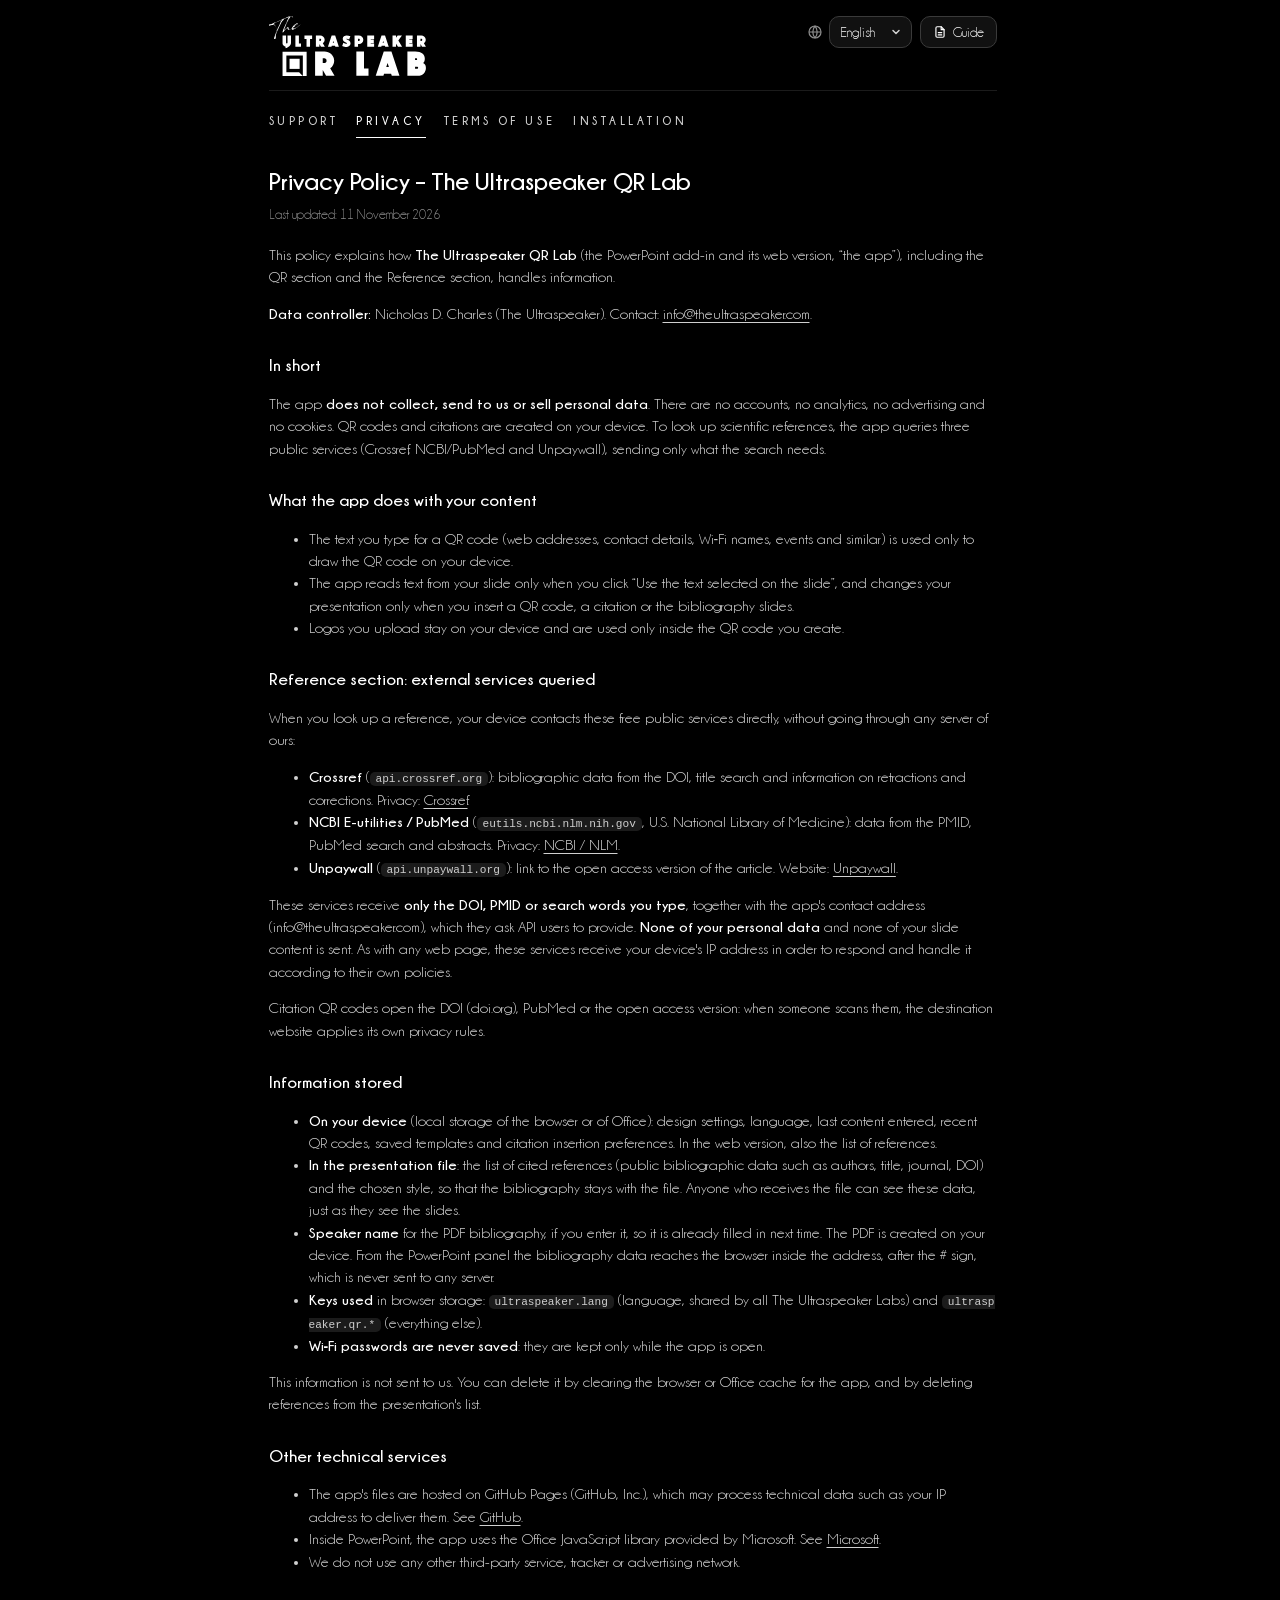
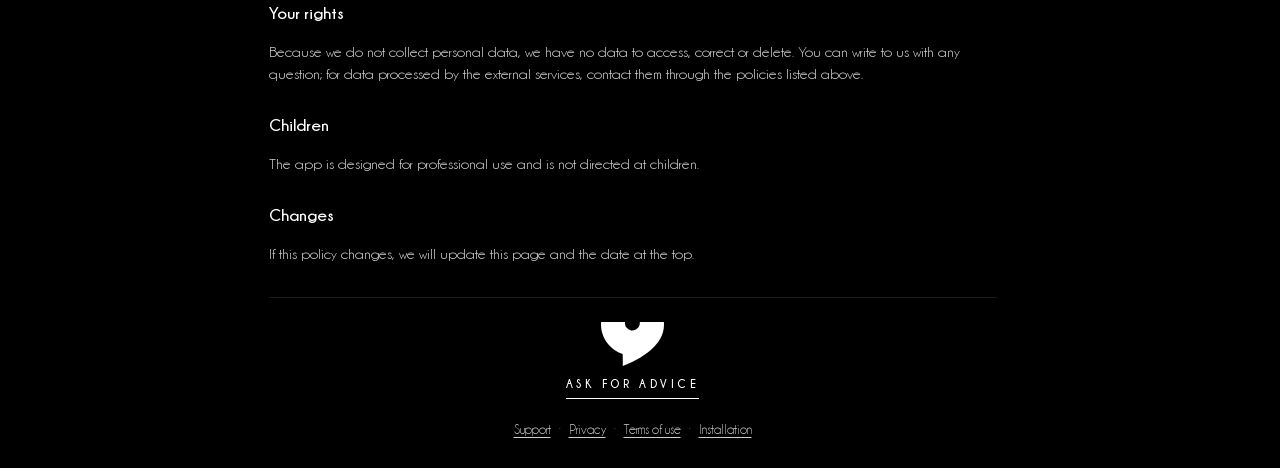
<file: privacy.html>
<!doctype html>
<html lang="it">
<head>
<meta charset="utf-8">
<meta name="viewport" content="width=device-width, initial-scale=1">
<title>Privacy · The Ultraspeaker QR Lab</title>
<meta name="theme-color" content="#000000">
<meta name="color-scheme" content="dark">
<link rel="icon" type="image/svg+xml" href="assets/favicon.svg?v=20261112">
<link rel="icon" type="image/png" sizes="32x32" href="assets/favicon-32.png?v=20261112">
<link rel="apple-touch-icon" href="assets/apple-touch-icon.png?v=20261112">
<link rel="stylesheet" href="shared/ultraspeaker-lab.css?v=20261112">
<link rel="stylesheet" href="css/app.css?v=20261112">
<script src="shared/ultraspeaker-lang.js?v=20261112"></script>
<!-- Lingua letta prima del disegno della pagina, così compare subito il testo giusto -->
<script>document.documentElement.lang = UltraspeakerLang.get("qrlab.lang");</script>
</head>
<body data-page="privacy">
<div class="us-doc">
  <header class="us-header">
    <a class="us-logo" href="https://www.theultraspeaker.com" target="_blank" rel="noopener"><img src="assets/qr-lab-logo.svg?v=20261112" alt="The Ultraspeaker QR Lab" width="158" height="60"></a>
    <div class="us-header-tools">
      <label class="us-lang"><svg viewBox="0 0 24 24" aria-hidden="true"><circle cx="12" cy="12" r="9"/><path d="M3 12h18M12 3a14 14 0 0 1 0 18M12 3a14 14 0 0 0 0 18"/></svg><span class="us-sr" data-t="language">Lingua</span><select id="lang"></select></label>
      <a class="us-btn us-guide" id="usGuide" href="guide/qr-lab-guide-it.pdf" target="_blank" rel="noopener" aria-label="Guida d'utilizzo"><svg viewBox="0 0 24 24" aria-hidden="true"><path d="M14 3H7a2 2 0 0 0-2 2v14a2 2 0 0 0 2 2h10a2 2 0 0 0 2-2V8z"/><path d="M14 3v5h5M9 13h6M9 17h6"/></svg><span data-t="guide">Guida</span></a>
    </div>
  </header>
  <nav class="us-doc-nav"><a href="support.html" data-nav="support">Supporto</a><a href="privacy.html" data-nav="privacy" aria-current="page">Privacy</a><a href="terms.html" data-nav="terms">Condizioni d'uso</a><a href="GUIDA-INSTALLAZIONE.html" data-nav="install">Installazione</a></nav>
<main>
<div data-lang="it" lang="it">
<h1>Informativa sulla privacy – The Ultraspeaker QR Lab</h1>
<p class="us-updated">Ultimo aggiornamento: 11 novembre 2026</p>
<p>Questa informativa spiega come <b>The Ultraspeaker QR Lab</b> (l'add-in per PowerPoint e la sua versione web, “l'app”), comprese la sezione QR e la sezione Reference, tratta le informazioni.</p>
<p><b>Titolare:</b> Nicholas D. Charles (The Ultraspeaker). Contatto: <a href="mailto:info@theultraspeaker.com">info@theultraspeaker.com</a>.</p>

<h2>In breve</h2>
<p>L'app <b>non raccoglie, non invia a noi e non vende dati personali</b>. Non ci sono account, statistiche di utilizzo, pubblicità o cookie. I QR code e le citazioni vengono creati sul tuo dispositivo. Per cercare i riferimenti scientifici l'app interroga tre servizi pubblici (Crossref, NCBI/PubMed e Unpaywall), inviando solo ciò che serve alla ricerca.</p>

<h2>Cosa fa l'app con i tuoi contenuti</h2>
<ul>
<li>Il testo che inserisci per un QR (indirizzi web, contatti, nomi di reti Wi‑Fi, eventi e simili) serve solo a disegnare il QR code sul tuo dispositivo.</li>
<li>L'app legge il testo della slide solo quando clicchi “Usa il testo selezionato nella slide”, e modifica la presentazione solo quando inserisci un QR, una citazione o le slide della bibliografia.</li>
<li>I loghi che carichi restano sul tuo dispositivo e vengono usati solo nel QR code che crei.</li>
</ul>

<h2>Sezione Reference: servizi esterni interrogati</h2>
<p>Quando cerchi un riferimento, il tuo dispositivo contatta direttamente questi servizi pubblici e gratuiti, senza passare da nostri server:</p>
<ul>
<li><b>Crossref</b> (<code>api.crossref.org</code>): dati bibliografici a partire dal DOI, ricerca per titolo e informazioni su ritrattazioni e correzioni. Privacy: <a href="https://www.crossref.org/operations-and-sustainability/privacy/">Crossref</a>.</li>
<li><b>NCBI E-utilities / PubMed</b> (<code>eutils.ncbi.nlm.nih.gov</code>, National Library of Medicine, USA): dati da PMID, ricerca su PubMed e abstract. Privacy: <a href="https://www.ncbi.nlm.nih.gov/home/about/policies/">NCBI / NLM</a>.</li>
<li><b>Unpaywall</b> (<code>api.unpaywall.org</code>): link alla versione open access dell'articolo. Sito: <a href="https://unpaywall.org/">Unpaywall</a>.</li>
</ul>
<p>A questi servizi vengono inviati <b>solo il DOI, il PMID o le parole di ricerca che scrivi</b>, insieme all'indirizzo di contatto dell'app (info@theultraspeaker.com) che i servizi chiedono a chi usa le loro API. <b>Non vengono inviati dati personali tuoi</b> né il contenuto delle tue slide. Come per qualsiasi pagina web, questi servizi ricevono l'indirizzo IP del tuo dispositivo per poter rispondere e lo trattano secondo le proprie informative.</p>
<p>I QR delle citazioni aprono il DOI (doi.org), PubMed o la versione open access: quando qualcuno li scansiona, il sito di destinazione segue le proprie regole sulla privacy.</p>

<h2>Informazioni salvate</h2>
<ul>
<li><b>Sul tuo dispositivo</b> (memoria locale del browser o di Office): impostazioni di design, lingua, ultimo contenuto inserito, QR recenti, modelli salvati e preferenze di inserimento delle citazioni. Nella versione web, anche l'elenco dei riferimenti.</li>
<li><b>Nel file della presentazione</b>: l'elenco dei riferimenti citati (dati bibliografici pubblici come autori, titolo, rivista, DOI) e lo stile scelto, così che la bibliografia resti con il file. Chi riceve il file vede questi dati, come vede le slide.</li>
<li><b>Nome dello speaker</b> della bibliografia in PDF, se lo scrivi, così la volta successiva è già compilato. Il PDF viene creato sul tuo dispositivo. Dal pannello di PowerPoint i dati della bibliografia passano al browser dentro l'indirizzo, dopo il segno #, che non viene inviato a nessun server.</li>
<li><b>Chiavi usate</b> nella memoria del browser: <code>ultraspeaker.lang</code> (lingua, comune a tutti i Lab The Ultraspeaker) e <code>ultraspeaker.qr.*</code> (tutto il resto).</li>
<li><b>Le password Wi‑Fi non vengono mai salvate</b>: restano solo finché l'app è aperta.</li>
</ul>
<p>Queste informazioni non vengono inviate a noi. Puoi cancellarle svuotando la cache del browser o di Office per l'app, ed eliminando i riferimenti dall'elenco della presentazione.</p>

<h2>Altri servizi tecnici</h2>
<ul>
<li>I file dell'app sono ospitati su GitHub Pages (GitHub, Inc.), che può trattare dati tecnici come l'indirizzo IP per consegnarli. Vedi <a href="https://docs.github.com/site-policy/privacy-policies/github-general-privacy-statement">GitHub</a>.</li>
<li>In PowerPoint l'app usa la libreria Office JavaScript fornita da Microsoft. Vedi <a href="https://privacy.microsoft.com/privacystatement">Microsoft</a>.</li>
<li>Non usiamo altri servizi di terze parti, sistemi di tracciamento o circuiti pubblicitari.</li>
</ul>

<h2>I tuoi diritti</h2>
<p>Poiché non raccogliamo dati personali, non abbiamo dati da consultare, correggere o cancellare. Per qualsiasi domanda puoi scriverci; per i dati trattati dai servizi esterni puoi rivolgerti a loro tramite le informative indicate sopra.</p>

<h2>Minori</h2>
<p>L'app è pensata per un uso professionale e non è rivolta ai minori.</p>

<h2>Modifiche</h2>
<p>Se questa informativa cambia, aggiorneremo questa pagina e la data in alto.</p>
</div>
<div data-lang="en" lang="en">
<h1>Privacy Policy – The Ultraspeaker QR Lab</h1>
<p class="us-updated">Last updated: 11 November 2026</p>
<p>This policy explains how <b>The Ultraspeaker QR Lab</b> (the PowerPoint add-in and its web version, “the app”), including the QR section and the Reference section, handles information.</p>
<p><b>Data controller:</b> Nicholas D. Charles (The Ultraspeaker). Contact: <a href="mailto:info@theultraspeaker.com">info@theultraspeaker.com</a>.</p>

<h2>In short</h2>
<p>The app <b>does not collect, send to us or sell personal data</b>. There are no accounts, no analytics, no advertising and no cookies. QR codes and citations are created on your device. To look up scientific references, the app queries three public services (Crossref, NCBI/PubMed and Unpaywall), sending only what the search needs.</p>

<h2>What the app does with your content</h2>
<ul>
<li>The text you type for a QR code (web addresses, contact details, Wi‑Fi names, events and similar) is used only to draw the QR code on your device.</li>
<li>The app reads text from your slide only when you click “Use the text selected on the slide”, and changes your presentation only when you insert a QR code, a citation or the bibliography slides.</li>
<li>Logos you upload stay on your device and are used only inside the QR code you create.</li>
</ul>

<h2>Reference section: external services queried</h2>
<p>When you look up a reference, your device contacts these free public services directly, without going through any server of ours:</p>
<ul>
<li><b>Crossref</b> (<code>api.crossref.org</code>): bibliographic data from the DOI, title search and information on retractions and corrections. Privacy: <a href="https://www.crossref.org/operations-and-sustainability/privacy/">Crossref</a>.</li>
<li><b>NCBI E-utilities / PubMed</b> (<code>eutils.ncbi.nlm.nih.gov</code>, U.S. National Library of Medicine): data from the PMID, PubMed search and abstracts. Privacy: <a href="https://www.ncbi.nlm.nih.gov/home/about/policies/">NCBI / NLM</a>.</li>
<li><b>Unpaywall</b> (<code>api.unpaywall.org</code>): link to the open access version of the article. Website: <a href="https://unpaywall.org/">Unpaywall</a>.</li>
</ul>
<p>These services receive <b>only the DOI, PMID or search words you type</b>, together with the app's contact address (info@theultraspeaker.com), which they ask API users to provide. <b>None of your personal data</b> and none of your slide content is sent. As with any web page, these services receive your device's IP address in order to respond and handle it according to their own policies.</p>
<p>Citation QR codes open the DOI (doi.org), PubMed or the open access version: when someone scans them, the destination website applies its own privacy rules.</p>

<h2>Information stored</h2>
<ul>
<li><b>On your device</b> (local storage of the browser or of Office): design settings, language, last content entered, recent QR codes, saved templates and citation insertion preferences. In the web version, also the list of references.</li>
<li><b>In the presentation file</b>: the list of cited references (public bibliographic data such as authors, title, journal, DOI) and the chosen style, so that the bibliography stays with the file. Anyone who receives the file can see these data, just as they see the slides.</li>
<li><b>Speaker name</b> for the PDF bibliography, if you enter it, so it is already filled in next time. The PDF is created on your device. From the PowerPoint panel the bibliography data reaches the browser inside the address, after the # sign, which is never sent to any server.</li>
<li><b>Keys used</b> in browser storage: <code>ultraspeaker.lang</code> (language, shared by all The Ultraspeaker Labs) and <code>ultraspeaker.qr.*</code> (everything else).</li>
<li><b>Wi‑Fi passwords are never saved</b>: they are kept only while the app is open.</li>
</ul>
<p>This information is not sent to us. You can delete it by clearing the browser or Office cache for the app, and by deleting references from the presentation's list.</p>

<h2>Other technical services</h2>
<ul>
<li>The app's files are hosted on GitHub Pages (GitHub, Inc.), which may process technical data such as your IP address to deliver them. See <a href="https://docs.github.com/site-policy/privacy-policies/github-general-privacy-statement">GitHub</a>.</li>
<li>Inside PowerPoint, the app uses the Office JavaScript library provided by Microsoft. See <a href="https://privacy.microsoft.com/privacystatement">Microsoft</a>.</li>
<li>We do not use any other third-party service, tracker or advertising network.</li>
</ul>

<h2>Your rights</h2>
<p>Because we do not collect personal data, we have no data to access, correct or delete. You can write to us with any question; for data processed by the external services, contact them through the policies listed above.</p>

<h2>Children</h2>
<p>The app is designed for professional use and is not directed at children.</p>

<h2>Changes</h2>
<p>If this policy changes, we will update this page and the date at the top.</p>
</div>
<div data-lang="es" lang="es">
<h1>Política de privacidad – The Ultraspeaker QR Lab</h1>
<p class="us-updated">Última actualización: 11 de noviembre de 2026</p>
<p>Esta política explica cómo <b>The Ultraspeaker QR Lab</b> (el complemento para PowerPoint y su versión web, “la app”), incluidas la sección QR y la sección Referencias, trata la información.</p>
<p><b>Responsable del tratamiento:</b> Nicholas D. Charles (The Ultraspeaker). Contacto: <a href="mailto:info@theultraspeaker.com">info@theultraspeaker.com</a>.</p>

<h2>En resumen</h2>
<p>La app <b>no recopila, no nos envía y no vende datos personales</b>. No hay cuentas, estadísticas de uso, publicidad ni cookies. Los códigos QR y las citas se crean en tu dispositivo. Para buscar referencias científicas, la app consulta tres servicios públicos (Crossref, NCBI/PubMed y Unpaywall) y envía solo lo necesario para la búsqueda.</p>

<h2>Qué hace la app con tu contenido</h2>
<ul>
<li>El texto que escribes para un QR (direcciones web, datos de contacto, nombres de redes Wi‑Fi, eventos y similares) solo sirve para dibujar el código en tu dispositivo.</li>
<li>La app lee el texto de la diapositiva solo cuando haces clic en “Usar el texto seleccionado en la diapositiva”, y modifica la presentación solo cuando insertas un QR, una cita o las diapositivas de bibliografía.</li>
<li>Los logos que subes permanecen en tu dispositivo y solo se usan en el QR que creas.</li>
</ul>

<h2>Sección Referencias: servicios externos consultados</h2>
<p>Cuando buscas una referencia, tu dispositivo contacta directamente con estos servicios públicos y gratuitos, sin pasar por servidores nuestros:</p>
<ul>
<li><b>Crossref</b> (<code>api.crossref.org</code>): datos bibliográficos a partir del DOI, búsqueda por título e información sobre retractaciones y correcciones. Privacidad: <a href="https://www.crossref.org/operations-and-sustainability/privacy/">Crossref</a>.</li>
<li><b>NCBI E-utilities / PubMed</b> (<code>eutils.ncbi.nlm.nih.gov</code>, National Library of Medicine, EE. UU.): datos a partir del PMID, búsqueda en PubMed y resúmenes. Privacidad: <a href="https://www.ncbi.nlm.nih.gov/home/about/policies/">NCBI / NLM</a>.</li>
<li><b>Unpaywall</b> (<code>api.unpaywall.org</code>): enlace a la versión en acceso abierto del artículo. Sitio: <a href="https://unpaywall.org/">Unpaywall</a>.</li>
</ul>
<p>A estos servicios se envían <b>solo el DOI, el PMID o las palabras de búsqueda que escribes</b>, junto con la dirección de contacto de la app (info@theultraspeaker.com), que piden a quien usa sus API. <b>No se envía ningún dato personal tuyo</b> ni el contenido de tus diapositivas. Como con cualquier página web, estos servicios reciben la dirección IP de tu dispositivo para poder responder y la tratan según sus propias políticas.</p>
<p>Los QR de las citas abren el DOI (doi.org), PubMed o la versión en acceso abierto: cuando alguien los escanea, el sitio de destino aplica sus propias normas de privacidad.</p>

<h2>Información guardada</h2>
<ul>
<li><b>En tu dispositivo</b> (almacenamiento local del navegador o de Office): ajustes de diseño, idioma, último contenido introducido, QR recientes, plantillas guardadas y preferencias de inserción de citas. En la versión web, también la lista de referencias.</li>
<li><b>En el archivo de la presentación</b>: la lista de referencias citadas (datos bibliográficos públicos como autores, título, revista, DOI) y el estilo elegido, para que la bibliografía acompañe al archivo. Quien reciba el archivo puede ver estos datos, igual que ve las diapositivas.</li>
<li><b>Nombre del ponente</b> de la bibliografía en PDF, si lo escribes, para que la próxima vez ya esté rellenado. El PDF se crea en tu dispositivo. Desde el panel de PowerPoint los datos de la bibliografía pasan al navegador dentro de la dirección, después del signo #, que no se envía a ningún servidor.</li>
<li><b>Claves usadas</b> en la memoria del navegador: <code>ultraspeaker.lang</code> (idioma, común a todos los Lab The Ultraspeaker) y <code>ultraspeaker.qr.*</code> (todo lo demás).</li>
<li><b>Las contraseñas Wi‑Fi nunca se guardan</b>: solo se conservan mientras la app está abierta.</li>
</ul>
<p>Esta información no se nos envía. Puedes borrarla vaciando la caché del navegador o de Office para la app y eliminando las referencias de la lista de la presentación.</p>

<h2>Otros servicios técnicos</h2>
<ul>
<li>Los archivos de la app se alojan en GitHub Pages (GitHub, Inc.), que puede tratar datos técnicos como la dirección IP para entregarlos. Consulta <a href="https://docs.github.com/site-policy/privacy-policies/github-general-privacy-statement">GitHub</a>.</li>
<li>En PowerPoint, la app usa la biblioteca Office JavaScript proporcionada por Microsoft. Consulta <a href="https://privacy.microsoft.com/privacystatement">Microsoft</a>.</li>
<li>No utilizamos otros servicios de terceros, sistemas de seguimiento ni redes publicitarias.</li>
</ul>

<h2>Tus derechos</h2>
<p>Como no recopilamos datos personales, no tenemos datos que consultar, corregir o eliminar. Puedes escribirnos con cualquier pregunta; para los datos tratados por los servicios externos, dirígete a ellos a través de las políticas indicadas.</p>

<h2>Menores</h2>
<p>La app está pensada para uso profesional y no se dirige a menores.</p>

<h2>Cambios</h2>
<p>Si esta política cambia, actualizaremos esta página y la fecha de arriba.</p>
</div>
<div data-lang="fr" lang="fr">
<h1>Politique de confidentialité – The Ultraspeaker QR Lab</h1>
<p class="us-updated">Dernière mise à jour : 11 novembre 2026</p>
<p>Cette politique explique comment <b>The Ultraspeaker QR Lab</b> (le complément PowerPoint et sa version web, « l'application »), y compris la section QR et la section Références, traite les informations.</p>
<p><b>Responsable du traitement :</b> Nicholas D. Charles (The Ultraspeaker). Contact : <a href="mailto:info@theultraspeaker.com">info@theultraspeaker.com</a>.</p>

<h2>En bref</h2>
<p>L'application <b>ne collecte pas, ne nous envoie pas et ne vend pas de données personnelles</b>. Il n'y a ni compte, ni statistiques d'utilisation, ni publicité, ni cookies. Les QR codes et les citations sont créés sur votre appareil. Pour rechercher des références scientifiques, l'application interroge trois services publics (Crossref, NCBI/PubMed et Unpaywall) en n'envoyant que ce dont la recherche a besoin.</p>

<h2>Ce que l'application fait de vos contenus</h2>
<ul>
<li>Le texte que vous saisissez pour un QR (adresses web, coordonnées, noms de réseaux Wi‑Fi, événements, etc.) sert uniquement à dessiner le QR code sur votre appareil.</li>
<li>L'application lit le texte de la diapositive uniquement lorsque vous cliquez sur « Utiliser le texte sélectionné dans la diapositive », et ne modifie la présentation que lorsque vous insérez un QR, une citation ou les diapositives de bibliographie.</li>
<li>Les logos que vous importez restent sur votre appareil et ne servent qu'au QR que vous créez.</li>
</ul>

<h2>Section Références : services externes interrogés</h2>
<p>Lorsque vous recherchez une référence, votre appareil contacte directement ces services publics et gratuits, sans passer par nos serveurs :</p>
<ul>
<li><b>Crossref</b> (<code>api.crossref.org</code>) : données bibliographiques à partir du DOI, recherche par titre et informations sur les rétractations et corrections. Confidentialité : <a href="https://www.crossref.org/operations-and-sustainability/privacy/">Crossref</a>.</li>
<li><b>NCBI E-utilities / PubMed</b> (<code>eutils.ncbi.nlm.nih.gov</code>, National Library of Medicine, États-Unis) : données à partir du PMID, recherche PubMed et résumés. Confidentialité : <a href="https://www.ncbi.nlm.nih.gov/home/about/policies/">NCBI / NLM</a>.</li>
<li><b>Unpaywall</b> (<code>api.unpaywall.org</code>) : lien vers la version en libre accès de l'article. Site : <a href="https://unpaywall.org/">Unpaywall</a>.</li>
</ul>
<p>Ces services reçoivent <b>uniquement le DOI, le PMID ou les mots de recherche que vous saisissez</b>, ainsi que l'adresse de contact de l'application (info@theultraspeaker.com) qu'ils demandent aux utilisateurs de leurs API. <b>Aucune de vos données personnelles</b> ni le contenu de vos diapositives n'est envoyé. Comme pour toute page web, ces services reçoivent l'adresse IP de votre appareil pour pouvoir répondre et la traitent selon leurs propres politiques.</p>
<p>Les QR des citations ouvrent le DOI (doi.org), PubMed ou la version en libre accès : lorsqu'on les scanne, le site de destination applique ses propres règles de confidentialité.</p>

<h2>Informations enregistrées</h2>
<ul>
<li><b>Sur votre appareil</b> (stockage local du navigateur ou d'Office) : réglages de design, langue, dernier contenu saisi, QR récents, modèles enregistrés et préférences d'insertion des citations. Dans la version web, également la liste des références.</li>
<li><b>Dans le fichier de la présentation</b> : la liste des références citées (données bibliographiques publiques comme auteurs, titre, revue, DOI) et le style choisi, afin que la bibliographie accompagne le fichier. Toute personne qui reçoit le fichier peut voir ces données, comme elle voit les diapositives.</li>
<li><b>Nom de l'intervenant</b> de la bibliographie PDF, si vous le saisissez, pour qu'il soit déjà rempli la fois suivante. Le PDF est créé sur votre appareil. Depuis le volet PowerPoint, les données de la bibliographie passent au navigateur dans l'adresse, après le signe #, qui n'est envoyé à aucun serveur.</li>
<li><b>Clés utilisées</b> dans la mémoire du navigateur : <code>ultraspeaker.lang</code> (langue, commune à tous les Lab The Ultraspeaker) et <code>ultraspeaker.qr.*</code> (tout le reste).</li>
<li><b>Les mots de passe Wi‑Fi ne sont jamais enregistrés</b> : ils ne sont conservés que tant que l'application est ouverte.</li>
</ul>
<p>Ces informations ne nous sont pas envoyées. Vous pouvez les effacer en vidant le cache du navigateur ou d'Office pour l'application, et en supprimant les références de la liste de la présentation.</p>

<h2>Autres services techniques</h2>
<ul>
<li>Les fichiers de l'application sont hébergés sur GitHub Pages (GitHub, Inc.), qui peut traiter des données techniques comme l'adresse IP pour les fournir. Voir <a href="https://docs.github.com/site-policy/privacy-policies/github-general-privacy-statement">GitHub</a>.</li>
<li>Dans PowerPoint, l'application utilise la bibliothèque Office JavaScript fournie par Microsoft. Voir <a href="https://privacy.microsoft.com/privacystatement">Microsoft</a>.</li>
<li>Nous n'utilisons aucun autre service tiers, traceur ou réseau publicitaire.</li>
</ul>

<h2>Vos droits</h2>
<p>Comme nous ne collectons pas de données personnelles, nous n'avons aucune donnée à consulter, corriger ou supprimer. Vous pouvez nous écrire pour toute question ; pour les données traitées par les services externes, adressez-vous à eux via les politiques indiquées ci-dessus.</p>

<h2>Mineurs</h2>
<p>L'application est conçue pour un usage professionnel et ne s'adresse pas aux mineurs.</p>

<h2>Modifications</h2>
<p>Si cette politique change, nous mettrons à jour cette page et la date en haut.</p>
</div>
<div data-lang="de" lang="de">
<h1>Datenschutzerklärung – The Ultraspeaker QR Lab</h1>
<p class="us-updated">Zuletzt aktualisiert: 11. November 2026</p>
<p>Diese Erklärung beschreibt, wie <b>The Ultraspeaker QR Lab</b> (das PowerPoint-Add-in und seine Webversion, „die App“), einschließlich der Bereiche QR und Literatur, mit Informationen umgeht.</p>
<p><b>Verantwortlicher:</b> Nicholas D. Charles (The Ultraspeaker). Kontakt: <a href="mailto:info@theultraspeaker.com">info@theultraspeaker.com</a>.</p>

<h2>Kurz gesagt</h2>
<p>Die App <b>erhebt keine personenbezogenen Daten, sendet sie nicht an uns und verkauft sie nicht</b>. Es gibt keine Konten, keine Nutzungsstatistiken, keine Werbung und keine Cookies. QR-Codes und Zitate entstehen auf Ihrem Gerät. Für die Suche nach wissenschaftlichen Quellen fragt die App drei öffentliche Dienste ab (Crossref, NCBI/PubMed und Unpaywall) und sendet nur, was die Suche benötigt.</p>

<h2>Was die App mit Ihren Inhalten macht</h2>
<ul>
<li>Der Text, den Sie für einen QR-Code eingeben (Webadressen, Kontaktdaten, WLAN-Namen, Termine usw.), dient nur dazu, den QR-Code auf Ihrem Gerät zu zeichnen.</li>
<li>Die App liest Text aus der Folie nur, wenn Sie auf „Markierten Text der Folie verwenden“ klicken, und verändert die Präsentation nur, wenn Sie einen QR-Code, ein Zitat oder die Literaturfolien einfügen.</li>
<li>Hochgeladene Logos bleiben auf Ihrem Gerät und werden nur in dem QR-Code verwendet, den Sie erstellen.</li>
</ul>

<h2>Bereich Literatur: abgefragte externe Dienste</h2>
<p>Wenn Sie eine Quelle suchen, kontaktiert Ihr Gerät diese kostenlosen öffentlichen Dienste direkt, ohne Umweg über unsere Server:</p>
<ul>
<li><b>Crossref</b> (<code>api.crossref.org</code>): bibliografische Daten anhand der DOI, Titelsuche und Informationen zu Rücknahmen und Korrekturen. Datenschutz: <a href="https://www.crossref.org/operations-and-sustainability/privacy/">Crossref</a>.</li>
<li><b>NCBI E-utilities / PubMed</b> (<code>eutils.ncbi.nlm.nih.gov</code>, U.S. National Library of Medicine): Daten anhand der PMID, PubMed-Suche und Abstracts. Datenschutz: <a href="https://www.ncbi.nlm.nih.gov/home/about/policies/">NCBI / NLM</a>.</li>
<li><b>Unpaywall</b> (<code>api.unpaywall.org</code>): Link zur Open-Access-Version des Artikels. Website: <a href="https://unpaywall.org/">Unpaywall</a>.</li>
</ul>
<p>An diese Dienste werden <b>nur die DOI, die PMID oder die Suchbegriffe gesendet, die Sie eingeben</b>, zusammen mit der Kontaktadresse der App (info@theultraspeaker.com), um die die Dienste API-Nutzer bitten. <b>Keine personenbezogenen Daten von Ihnen</b> und keine Folieninhalte werden übertragen. Wie bei jeder Webseite erhalten diese Dienste die IP-Adresse Ihres Geräts, um antworten zu können, und verarbeiten sie nach ihren eigenen Richtlinien.</p>
<p>Die QR-Codes der Zitate öffnen die DOI (doi.org), PubMed oder die Open-Access-Version: Wenn jemand sie scannt, gelten die Datenschutzregeln der Zielwebsite.</p>

<h2>Gespeicherte Informationen</h2>
<ul>
<li><b>Auf Ihrem Gerät</b> (lokaler Speicher des Browsers oder von Office): Designeinstellungen, Sprache, zuletzt eingegebener Inhalt, letzte QR-Codes, gespeicherte Vorlagen und Einstellungen für das Einfügen von Zitaten. In der Webversion auch die Liste der Quellen.</li>
<li><b>In der Präsentationsdatei</b>: die Liste der zitierten Quellen (öffentliche bibliografische Daten wie Autoren, Titel, Zeitschrift, DOI) und der gewählte Stil, damit das Literaturverzeichnis bei der Datei bleibt. Wer die Datei erhält, sieht diese Daten ebenso wie die Folien.</li>
<li><b>Name des Referenten</b> für das PDF-Literaturverzeichnis, falls Sie ihn eingeben, damit er beim nächsten Mal schon ausgefüllt ist. Das PDF wird auf Ihrem Gerät erstellt. Aus dem PowerPoint-Bereich gelangen die Daten des Literaturverzeichnisses in der Adresse zum Browser, nach dem Zeichen #, das an keinen Server gesendet wird.</li>
<li><b>Verwendete Schlüssel</b> im Browserspeicher: <code>ultraspeaker.lang</code> (Sprache, gemeinsam für alle Labs von The Ultraspeaker) und <code>ultraspeaker.qr.*</code> (alles andere).</li>
<li><b>WLAN-Passwörter werden nie gespeichert</b>: Sie bleiben nur erhalten, solange die App geöffnet ist.</li>
</ul>
<p>Diese Informationen werden nicht an uns gesendet. Sie können sie löschen, indem Sie den Browser- oder Office-Cache der App leeren und Quellen aus der Liste der Präsentation entfernen.</p>

<h2>Weitere technische Dienste</h2>
<ul>
<li>Die Dateien der App werden auf GitHub Pages (GitHub, Inc.) bereitgestellt; dabei können technische Daten wie die IP-Adresse verarbeitet werden. Siehe <a href="https://docs.github.com/site-policy/privacy-policies/github-general-privacy-statement">GitHub</a>.</li>
<li>In PowerPoint verwendet die App die von Microsoft bereitgestellte Office-JavaScript-Bibliothek. Siehe <a href="https://privacy.microsoft.com/privacystatement">Microsoft</a>.</li>
<li>Wir nutzen keine weiteren Drittanbieterdienste, Tracker oder Werbenetzwerke.</li>
</ul>

<h2>Ihre Rechte</h2>
<p>Da wir keine personenbezogenen Daten erheben, haben wir keine Daten, die eingesehen, berichtigt oder gelöscht werden könnten. Bei Fragen können Sie uns jederzeit schreiben; zu Daten, die die externen Dienste verarbeiten, wenden Sie sich bitte über deren oben genannte Richtlinien an sie.</p>

<h2>Kinder</h2>
<p>Die App ist für den beruflichen Einsatz gedacht und richtet sich nicht an Kinder.</p>

<h2>Änderungen</h2>
<p>Wenn sich diese Erklärung ändert, aktualisieren wir diese Seite und das Datum oben.</p>
</div>
</main>
  <footer class="us-footer">
    <a class="us-cta" id="usCta" href="mailto:info@theultraspeaker.com"><img src="assets/arena-white.svg" alt=""><span data-t="cta">Richiedi un consiglio</span></a>
    <p class="us-links"><a href="support.html" data-nav="support">Supporto</a><a href="privacy.html" data-nav="privacy">Privacy</a><a href="terms.html" data-nav="terms">Condizioni d'uso</a><a href="GUIDA-INSTALLAZIONE.html" data-nav="install">Installazione</a></p>
  </footer>
</div>
<script src="legal.js?v=20261112"></script>
</body>
</html>
</file>
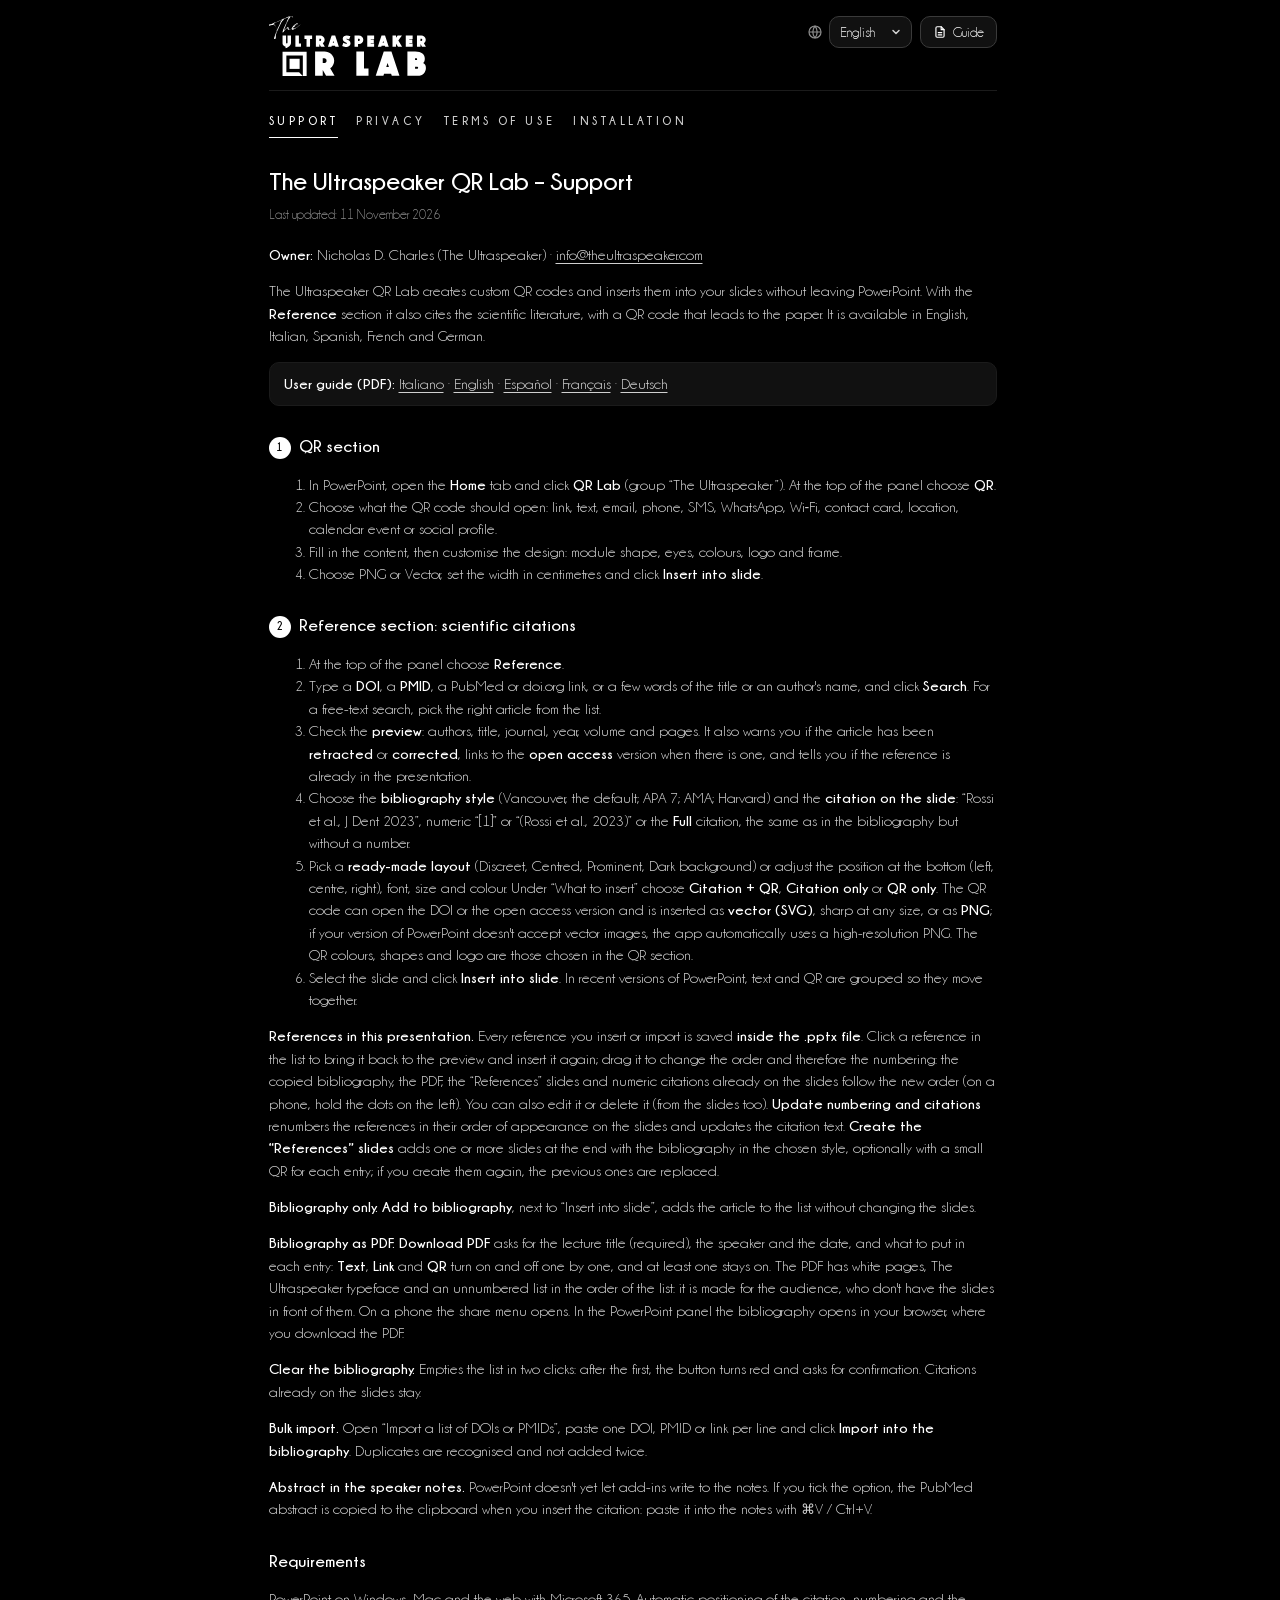
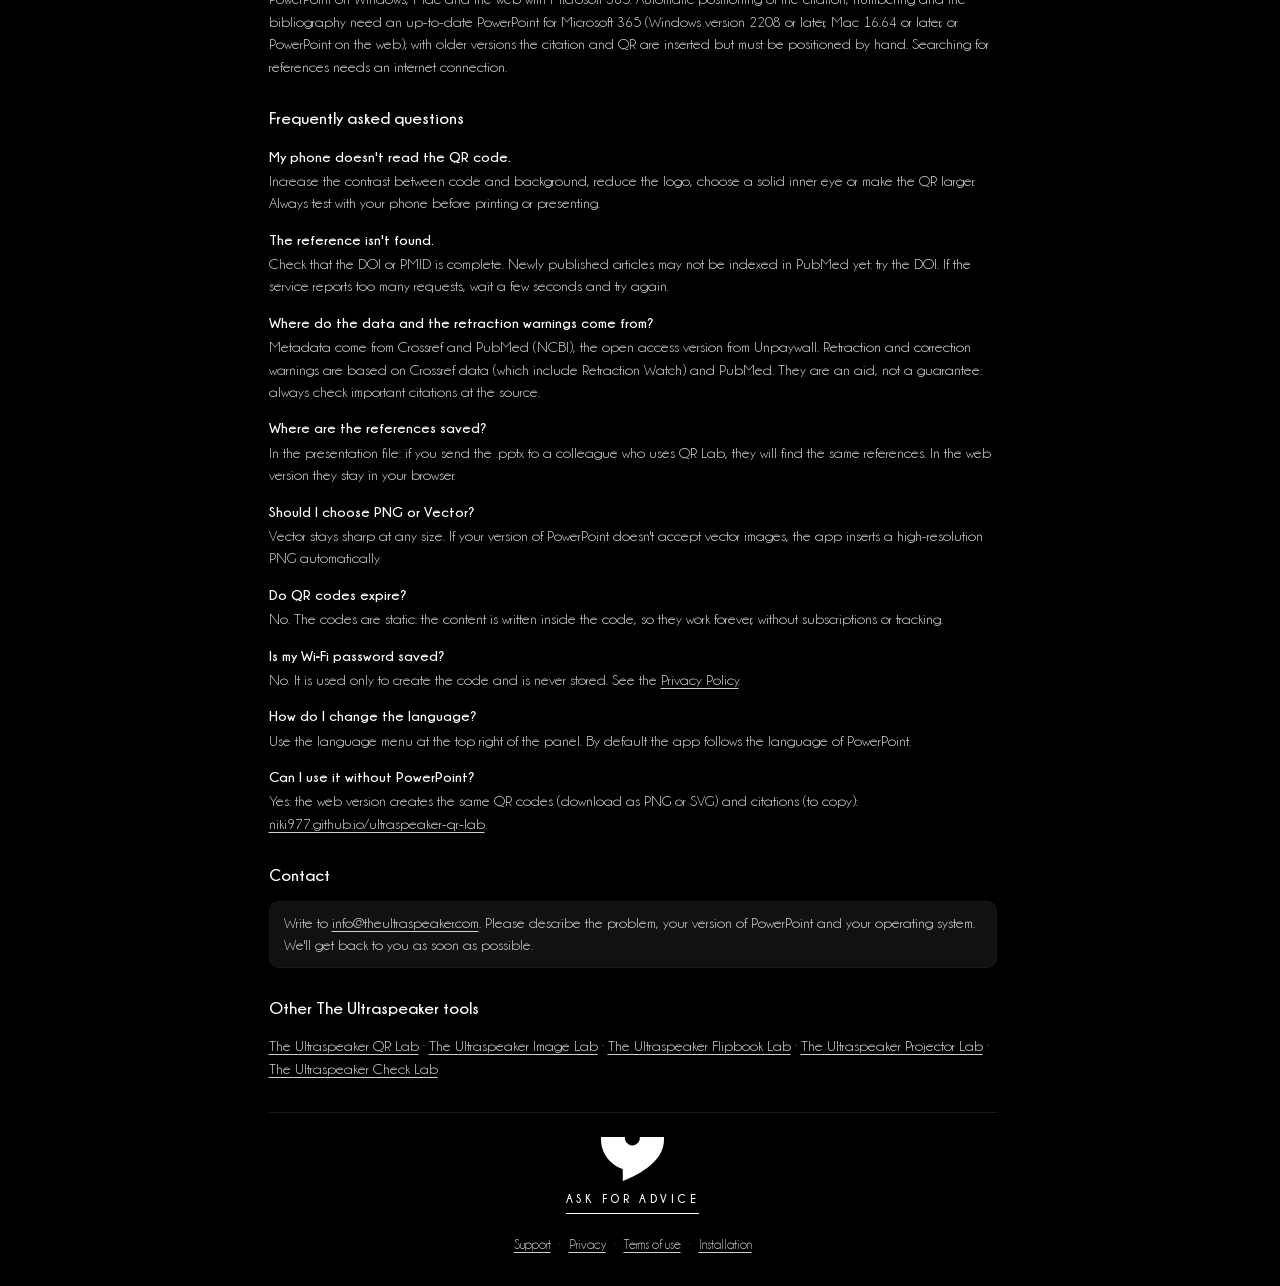
<file: support.html>
<!doctype html>
<html lang="it">
<head>
<meta charset="utf-8">
<meta name="viewport" content="width=device-width, initial-scale=1">
<title>Supporto · The Ultraspeaker QR Lab</title>
<meta name="theme-color" content="#000000">
<meta name="color-scheme" content="dark">
<link rel="icon" type="image/svg+xml" href="assets/favicon.svg?v=20261112">
<link rel="icon" type="image/png" sizes="32x32" href="assets/favicon-32.png?v=20261112">
<link rel="apple-touch-icon" href="assets/apple-touch-icon.png?v=20261112">
<link rel="stylesheet" href="shared/ultraspeaker-lab.css?v=20261112">
<link rel="stylesheet" href="css/app.css?v=20261112">
<script src="shared/ultraspeaker-lang.js?v=20261112"></script>
<!-- Lingua letta prima del disegno della pagina, così compare subito il testo giusto -->
<script>document.documentElement.lang = UltraspeakerLang.get("qrlab.lang");</script>
</head>
<body data-page="support">
<div class="us-doc">
  <header class="us-header">
    <a class="us-logo" href="https://www.theultraspeaker.com" target="_blank" rel="noopener"><img src="assets/qr-lab-logo.svg?v=20261112" alt="The Ultraspeaker QR Lab" width="158" height="60"></a>
    <div class="us-header-tools">
      <label class="us-lang"><svg viewBox="0 0 24 24" aria-hidden="true"><circle cx="12" cy="12" r="9"/><path d="M3 12h18M12 3a14 14 0 0 1 0 18M12 3a14 14 0 0 0 0 18"/></svg><span class="us-sr" data-t="language">Lingua</span><select id="lang"></select></label>
      <a class="us-btn us-guide" id="usGuide" href="guide/qr-lab-guide-it.pdf" target="_blank" rel="noopener" aria-label="Guida d'utilizzo"><svg viewBox="0 0 24 24" aria-hidden="true"><path d="M14 3H7a2 2 0 0 0-2 2v14a2 2 0 0 0 2 2h10a2 2 0 0 0 2-2V8z"/><path d="M14 3v5h5M9 13h6M9 17h6"/></svg><span data-t="guide">Guida</span></a>
    </div>
  </header>
  <nav class="us-doc-nav"><a href="support.html" data-nav="support" aria-current="page">Supporto</a><a href="privacy.html" data-nav="privacy">Privacy</a><a href="terms.html" data-nav="terms">Condizioni d'uso</a><a href="GUIDA-INSTALLAZIONE.html" data-nav="install">Installazione</a></nav>
<main>
<div data-lang="it" lang="it">
<h1>The Ultraspeaker QR Lab – Supporto</h1>
<p class="us-updated">Ultimo aggiornamento: 11 novembre 2026</p>
<p><b>Titolare:</b> Nicholas D. Charles (The Ultraspeaker) · <a href="mailto:info@theultraspeaker.com">info@theultraspeaker.com</a></p>
<p>The Ultraspeaker QR Lab crea QR code personalizzati e li inserisce nelle slide senza uscire da PowerPoint. Con la sezione <b>Reference</b> cita anche la letteratura scientifica, con un QR che porta al paper. È disponibile in italiano, inglese, spagnolo, francese e tedesco.</p>

<p class="note"><b>Guida d'utilizzo in PDF:</b> <a href="guide/qr-lab-guide-it.pdf" target="_blank" rel="noopener" lang="it">Italiano</a> · <a href="guide/qr-lab-guide-en.pdf" target="_blank" rel="noopener" lang="en">English</a> · <a href="guide/qr-lab-guide-es.pdf" target="_blank" rel="noopener" lang="es">Español</a> · <a href="guide/qr-lab-guide-fr.pdf" target="_blank" rel="noopener" lang="fr">Français</a> · <a href="guide/qr-lab-guide-de.pdf" target="_blank" rel="noopener" lang="de">Deutsch</a></p>

<h2><span class="n">1</span>Sezione QR</h2>
<ol>
<li>In PowerPoint apri la scheda <b>Home</b> e fai clic su <b>QR Lab</b> (gruppo “The Ultraspeaker”). In alto nel pannello scegli <b>QR</b>.</li>
<li>Scegli cosa deve aprire il QR: link, testo, email, telefono, SMS, WhatsApp, Wi‑Fi, biglietto da visita, posizione, evento o profilo social.</li>
<li>Compila il contenuto e personalizza il design: forma dei moduli, occhi, colori, logo e cornice.</li>
<li>Scegli PNG o Vettoriale, imposta la larghezza in centimetri e fai clic su <b>Inserisci nella slide</b>.</li>
</ol>

<h2><span class="n">2</span>Sezione Reference: citazioni scientifiche</h2>
<ol>
<li>In alto nel pannello scegli <b>Reference</b>.</li>
<li>Scrivi un <b>DOI</b>, un <b>PMID</b>, un link di PubMed o doi.org, oppure alcune parole del titolo o il nome di un autore, e fai clic su <b>Cerca</b>. Con una ricerca libera scegli l'articolo giusto dall'elenco.</li>
<li>Controlla l'<b>anteprima</b>: autori, titolo, rivista, anno, volume e pagine. Qui compaiono anche gli avvisi se l'articolo è stato <b>ritrattato</b> o <b>corretto</b>, il link alla versione <b>open access</b> quando esiste e l'avviso se il riferimento è già nella presentazione.</li>
<li>Scegli lo <b>stile della bibliografia</b> (Vancouver, predefinito; APA 7; AMA; Harvard) e la <b>citazione nella slide</b>: «Rossi et al., J Dent 2023», numerica «[1]» oppure «(Rossi et al., 2023)» oppure la citazione <b>Completa</b>, uguale a quella della bibliografia ma senza numero.</li>
<li>Scegli un <b>layout pronto</b> (Discreto, Centrato, Evidente, Sfondo scuro) oppure regola posizione in basso (sinistra, centro, destra), font, dimensione e colore. In «Cosa inserire» scegli <b>Citazione + QR</b>, <b>Solo citazione</b> oppure <b>Solo QR</b>. Il QR può aprire il DOI o la versione open access e si inserisce in <b>vettoriale (SVG)</b>, nitido a ogni dimensione, oppure in <b>PNG</b>; se la tua versione di PowerPoint non accetta il vettoriale, l'app usa automaticamente un PNG ad alta risoluzione. Colori, forme e logo del QR sono quelli scelti nella sezione QR.</li>
<li>Seleziona la slide e fai clic su <b>Inserisci nella slide</b>. Nelle versioni recenti di PowerPoint testo e QR vengono raggruppati, così si spostano insieme.</li>
</ol>
<p><b>Riferimenti della presentazione.</b> Ogni riferimento inserito o importato resta salvato <b>dentro il file .pptx</b>. Fai clic su un riferimento dell'elenco per riportarlo nell'anteprima e inserirlo di nuovo; trascinalo per cambiare l'ordine e quindi la numerazione: bibliografia copiata, PDF, slide «Bibliografia» e citazioni numeriche già nelle slide seguono il nuovo ordine (sul telefono afferra i puntini a sinistra). Puoi anche modificarlo o eliminarlo (anche dalle slide). <b>Aggiorna numerazione e citazioni</b> rinumera i riferimenti secondo l'ordine di comparsa nelle slide e aggiorna il testo delle citazioni. <b>Genera le slide «Bibliografia»</b> aggiunge in fondo una o più slide con la bibliografia nello stile scelto, eventualmente con un piccolo QR per ogni voce; se le generi di nuovo, quelle precedenti vengono sostituite.</p>
<p><b>Solo nella bibliografia.</b> Con <b>Aggiungi alla bibliografia</b>, accanto a «Inserisci nella slide», l'articolo entra nell'elenco senza toccare le slide.</p>
<p><b>Bibliografia in PDF.</b> <b>Scarica PDF</b> chiede il titolo della lecture (obbligatorio), lo speaker e la data, e cosa mettere in ogni voce: <b>Testo</b>, <b>Link</b> e <b>QR</b> si accendono e si spengono uno per uno, e almeno uno resta acceso. Il PDF ha pagine bianche, il carattere The Ultraspeaker e un elenco senza numeri, nell'ordine dell'elenco: è pensato per chi ascolta, che non ha le slide sotto gli occhi. Sul telefono si apre il menu di condivisione. Nel pannello di PowerPoint la bibliografia si apre nel browser, da cui scarichi il PDF.</p>
<p><b>Azzera la bibliografia.</b> Svuota l'elenco con due clic: al primo il pulsante diventa rosso e chiede conferma. Le citazioni già nelle slide restano.</p>
<p><b>Importazione in blocco.</b> Apri «Importa un elenco di DOI o PMID», incolla un DOI, un PMID o un link per riga e fai clic su <b>Importa nella bibliografia</b>. I duplicati vengono riconosciuti e non aggiunti due volte.</p>
<p><b>Abstract nelle note del relatore.</b> PowerPoint non permette ancora agli add-in di scrivere nelle note. Se spunti l'opzione, l'abstract PubMed viene copiato negli appunti al momento dell'inserimento: incollalo nelle note con ⌘V / Ctrl+V.</p>

<h2>Requisiti</h2>
<p>PowerPoint per Windows, Mac e web con Microsoft 365. Il posizionamento automatico della citazione, la numerazione e la bibliografia richiedono PowerPoint per Microsoft 365 aggiornato (Windows versione 2208 o successiva, Mac 16.64 o successiva, oppure PowerPoint sul web); con versioni meno recenti citazione e QR vengono inseriti ma vanno posizionati a mano. La ricerca dei riferimenti richiede una connessione a internet.</p>

<h2>Domande frequenti</h2>
<dl>
<dt>Il telefono non legge il QR code.</dt>
<dd>Aumenta il contrasto tra codice e sfondo, riduci il logo, scegli un punto interno pieno oppure ingrandisci il QR. Prova sempre la scansione prima di stampare o proiettare.</dd>
<dt>Il riferimento non viene trovato.</dt>
<dd>Controlla che DOI o PMID siano completi. Gli articoli appena pubblicati possono non essere ancora indicizzati su PubMed: prova con il DOI. Se il servizio segnala troppe richieste, aspetta qualche secondo e riprova.</dd>
<dt>Da dove arrivano i dati e gli avvisi di ritrattazione?</dt>
<dd>I metadati arrivano da Crossref e PubMed (NCBI), la versione open access da Unpaywall. Gli avvisi di ritrattazione e correzione si basano sui dati di Crossref (che includono Retraction Watch) e di PubMed. Sono un aiuto, non una garanzia: verifica sempre le citazioni importanti alla fonte.</dd>
<dt>Dove vengono salvati i riferimenti?</dt>
<dd>Nel file della presentazione: se invii il .pptx a un collega che usa il QR Lab, troverà gli stessi riferimenti. Nella versione web restano nel browser.</dd>
<dt>Meglio PNG o Vettoriale?</dt>
<dd>Il vettoriale resta nitido a qualsiasi dimensione. Se la tua versione di PowerPoint non lo accetta, l'app inserisce automaticamente un PNG ad alta risoluzione.</dd>
<dt>I QR code scadono?</dt>
<dd>No. Sono statici: il contenuto è scritto nel codice, quindi funzionano per sempre, senza abbonamenti né tracciamento.</dd>
<dt>La password del Wi‑Fi viene salvata?</dt>
<dd>No. Serve solo a creare il codice e non viene mai memorizzata. Vedi l'<a href="privacy.html">informativa sulla privacy</a>.</dd>
<dt>Come cambio lingua?</dt>
<dd>Dal menu in alto a destra nel pannello. All'inizio l'app usa la lingua di PowerPoint.</dd>
<dt>Posso usarlo senza PowerPoint?</dt>
<dd>Sì: la versione web crea gli stessi QR code (scaricabili in PNG o SVG) e le citazioni (da copiare): <a href="https://niki977.github.io/ultraspeaker-qr-lab/">niki977.github.io/ultraspeaker-qr-lab</a>.</dd>
</dl>

<h2>Contatti</h2>
<p class="note">Scrivi a <a href="mailto:info@theultraspeaker.com?subject=The%20Ultraspeaker%20QR%20Lab%20-%20Supporto">info@theultraspeaker.com</a>. Descrivi il problema, la versione di PowerPoint e il sistema operativo: ti risponderemo il prima possibile.</p>

<h2>Altri strumenti The Ultraspeaker</h2>
<p><a href="https://niki977.github.io/ultraspeaker-qr-lab/" target="_blank" rel="noopener">The Ultraspeaker QR Lab</a> · <a href="https://niki977.github.io/ultraspeaker-image-lab/" target="_blank" rel="noopener">The Ultraspeaker Image Lab</a> · <a href="https://niki977.github.io/ultraspeaker-flipbook-lab/" target="_blank" rel="noopener">The Ultraspeaker Flipbook Lab</a> · <a href="https://niki977.github.io/ultraspeaker-projector-lab/" target="_blank" rel="noopener">The Ultraspeaker Projector Lab</a> · <a href="https://niki977.github.io/ultraspeaker-check-lab/" target="_blank" rel="noopener">The Ultraspeaker Check Lab</a></p>
</div>
<div data-lang="en" lang="en">
<h1>The Ultraspeaker QR Lab – Support</h1>
<p class="us-updated">Last updated: 11 November 2026</p>
<p><b>Owner:</b> Nicholas D. Charles (The Ultraspeaker) · <a href="mailto:info@theultraspeaker.com">info@theultraspeaker.com</a></p>
<p>The Ultraspeaker QR Lab creates custom QR codes and inserts them into your slides without leaving PowerPoint. With the <b>Reference</b> section it also cites the scientific literature, with a QR code that leads to the paper. It is available in English, Italian, Spanish, French and German.</p>

<p class="note"><b>User guide (PDF):</b> <a href="guide/qr-lab-guide-it.pdf" target="_blank" rel="noopener" lang="it">Italiano</a> · <a href="guide/qr-lab-guide-en.pdf" target="_blank" rel="noopener" lang="en">English</a> · <a href="guide/qr-lab-guide-es.pdf" target="_blank" rel="noopener" lang="es">Español</a> · <a href="guide/qr-lab-guide-fr.pdf" target="_blank" rel="noopener" lang="fr">Français</a> · <a href="guide/qr-lab-guide-de.pdf" target="_blank" rel="noopener" lang="de">Deutsch</a></p>

<h2><span class="n">1</span>QR section</h2>
<ol>
<li>In PowerPoint, open the <b>Home</b> tab and click <b>QR Lab</b> (group “The Ultraspeaker”). At the top of the panel choose <b>QR</b>.</li>
<li>Choose what the QR code should open: link, text, email, phone, SMS, WhatsApp, Wi‑Fi, contact card, location, calendar event or social profile.</li>
<li>Fill in the content, then customise the design: module shape, eyes, colours, logo and frame.</li>
<li>Choose PNG or Vector, set the width in centimetres and click <b>Insert into slide</b>.</li>
</ol>

<h2><span class="n">2</span>Reference section: scientific citations</h2>
<ol>
<li>At the top of the panel choose <b>Reference</b>.</li>
<li>Type a <b>DOI</b>, a <b>PMID</b>, a PubMed or doi.org link, or a few words of the title or an author's name, and click <b>Search</b>. For a free-text search, pick the right article from the list.</li>
<li>Check the <b>preview</b>: authors, title, journal, year, volume and pages. It also warns you if the article has been <b>retracted</b> or <b>corrected</b>, links to the <b>open access</b> version when there is one, and tells you if the reference is already in the presentation.</li>
<li>Choose the <b>bibliography style</b> (Vancouver, the default; APA 7; AMA; Harvard) and the <b>citation on the slide</b>: “Rossi et al., J Dent 2023”, numeric “[1]” or “(Rossi et al., 2023)” or the <b>Full</b> citation, the same as in the bibliography but without a number.</li>
<li>Pick a <b>ready-made layout</b> (Discreet, Centred, Prominent, Dark background) or adjust the position at the bottom (left, centre, right), font, size and colour. Under “What to insert” choose <b>Citation + QR</b>, <b>Citation only</b> or <b>QR only</b>. The QR code can open the DOI or the open access version and is inserted as <b>vector (SVG)</b>, sharp at any size, or as <b>PNG</b>; if your version of PowerPoint doesn't accept vector images, the app automatically uses a high-resolution PNG. The QR colours, shapes and logo are those chosen in the QR section.</li>
<li>Select the slide and click <b>Insert into slide</b>. In recent versions of PowerPoint, text and QR are grouped so they move together.</li>
</ol>
<p><b>References in this presentation.</b> Every reference you insert or import is saved <b>inside the .pptx file</b>. Click a reference in the list to bring it back to the preview and insert it again; drag it to change the order and therefore the numbering: the copied bibliography, the PDF, the “References” slides and numeric citations already on the slides follow the new order (on a phone, hold the dots on the left). You can also edit it or delete it (from the slides too). <b>Update numbering and citations</b> renumbers the references in their order of appearance on the slides and updates the citation text. <b>Create the “References” slides</b> adds one or more slides at the end with the bibliography in the chosen style, optionally with a small QR for each entry; if you create them again, the previous ones are replaced.</p>
<p><b>Bibliography only.</b> <b>Add to bibliography</b>, next to “Insert into slide”, adds the article to the list without changing the slides.</p>
<p><b>Bibliography as PDF.</b> <b>Download PDF</b> asks for the lecture title (required), the speaker and the date, and what to put in each entry: <b>Text</b>, <b>Link</b> and <b>QR</b> turn on and off one by one, and at least one stays on. The PDF has white pages, The Ultraspeaker typeface and an unnumbered list in the order of the list: it is made for the audience, who don't have the slides in front of them. On a phone the share menu opens. In the PowerPoint panel the bibliography opens in your browser, where you download the PDF.</p>
<p><b>Clear the bibliography.</b> Empties the list in two clicks: after the first, the button turns red and asks for confirmation. Citations already on the slides stay.</p>
<p><b>Bulk import.</b> Open “Import a list of DOIs or PMIDs”, paste one DOI, PMID or link per line and click <b>Import into the bibliography</b>. Duplicates are recognised and not added twice.</p>
<p><b>Abstract in the speaker notes.</b> PowerPoint doesn't yet let add-ins write to the notes. If you tick the option, the PubMed abstract is copied to the clipboard when you insert the citation: paste it into the notes with ⌘V / Ctrl+V.</p>

<h2>Requirements</h2>
<p>PowerPoint on Windows, Mac and the web with Microsoft 365. Automatic positioning of the citation, numbering and the bibliography need an up-to-date PowerPoint for Microsoft 365 (Windows version 2208 or later, Mac 16.64 or later, or PowerPoint on the web); with older versions the citation and QR are inserted but must be positioned by hand. Searching for references needs an internet connection.</p>

<h2>Frequently asked questions</h2>
<dl>
<dt>My phone doesn't read the QR code.</dt>
<dd>Increase the contrast between code and background, reduce the logo, choose a solid inner eye or make the QR larger. Always test with your phone before printing or presenting.</dd>
<dt>The reference isn't found.</dt>
<dd>Check that the DOI or PMID is complete. Newly published articles may not be indexed in PubMed yet: try the DOI. If the service reports too many requests, wait a few seconds and try again.</dd>
<dt>Where do the data and the retraction warnings come from?</dt>
<dd>Metadata come from Crossref and PubMed (NCBI), the open access version from Unpaywall. Retraction and correction warnings are based on Crossref data (which include Retraction Watch) and PubMed. They are an aid, not a guarantee: always check important citations at the source.</dd>
<dt>Where are the references saved?</dt>
<dd>In the presentation file: if you send the .pptx to a colleague who uses QR Lab, they will find the same references. In the web version they stay in your browser.</dd>
<dt>Should I choose PNG or Vector?</dt>
<dd>Vector stays sharp at any size. If your version of PowerPoint doesn't accept vector images, the app inserts a high-resolution PNG automatically.</dd>
<dt>Do QR codes expire?</dt>
<dd>No. The codes are static: the content is written inside the code, so they work forever, without subscriptions or tracking.</dd>
<dt>Is my Wi‑Fi password saved?</dt>
<dd>No. It is used only to create the code and is never stored. See the <a href="privacy.html">Privacy Policy</a>.</dd>
<dt>How do I change the language?</dt>
<dd>Use the language menu at the top right of the panel. By default the app follows the language of PowerPoint.</dd>
<dt>Can I use it without PowerPoint?</dt>
<dd>Yes: the web version creates the same QR codes (download as PNG or SVG) and citations (to copy): <a href="https://niki977.github.io/ultraspeaker-qr-lab/">niki977.github.io/ultraspeaker-qr-lab</a>.</dd>
</dl>

<h2>Contact</h2>
<p class="note">Write to <a href="mailto:info@theultraspeaker.com?subject=The%20Ultraspeaker%20QR%20Lab%20-%20Support">info@theultraspeaker.com</a>. Please describe the problem, your version of PowerPoint and your operating system. We'll get back to you as soon as possible.</p>

<h2>Other The Ultraspeaker tools</h2>
<p><a href="https://niki977.github.io/ultraspeaker-qr-lab/" target="_blank" rel="noopener">The Ultraspeaker QR Lab</a> · <a href="https://niki977.github.io/ultraspeaker-image-lab/" target="_blank" rel="noopener">The Ultraspeaker Image Lab</a> · <a href="https://niki977.github.io/ultraspeaker-flipbook-lab/" target="_blank" rel="noopener">The Ultraspeaker Flipbook Lab</a> · <a href="https://niki977.github.io/ultraspeaker-projector-lab/" target="_blank" rel="noopener">The Ultraspeaker Projector Lab</a> · <a href="https://niki977.github.io/ultraspeaker-check-lab/" target="_blank" rel="noopener">The Ultraspeaker Check Lab</a></p>
</div>
<div data-lang="es" lang="es">
<h1>The Ultraspeaker QR Lab – Soporte</h1>
<p class="us-updated">Última actualización: 11 de noviembre de 2026</p>
<p><b>Titular:</b> Nicholas D. Charles (The Ultraspeaker) · <a href="mailto:info@theultraspeaker.com">info@theultraspeaker.com</a></p>
<p>The Ultraspeaker QR Lab crea códigos QR personalizados y los inserta en las diapositivas sin salir de PowerPoint. Con la sección <b>Referencias</b> también cita la literatura científica, con un QR que lleva al artículo. Está disponible en español, italiano, inglés, francés y alemán.</p>

<p class="note"><b>Guía de uso en PDF:</b> <a href="guide/qr-lab-guide-it.pdf" target="_blank" rel="noopener" lang="it">Italiano</a> · <a href="guide/qr-lab-guide-en.pdf" target="_blank" rel="noopener" lang="en">English</a> · <a href="guide/qr-lab-guide-es.pdf" target="_blank" rel="noopener" lang="es">Español</a> · <a href="guide/qr-lab-guide-fr.pdf" target="_blank" rel="noopener" lang="fr">Français</a> · <a href="guide/qr-lab-guide-de.pdf" target="_blank" rel="noopener" lang="de">Deutsch</a></p>

<h2><span class="n">1</span>Sección QR</h2>
<ol>
<li>En PowerPoint abre la pestaña <b>Inicio</b> y haz clic en <b>QR Lab</b> (grupo “The Ultraspeaker”). Arriba en el panel elige <b>QR</b>.</li>
<li>Elige qué debe abrir el QR: enlace, texto, email, teléfono, SMS, WhatsApp, Wi‑Fi, tarjeta de contacto, ubicación, evento o perfil social.</li>
<li>Completa el contenido y personaliza el diseño: forma de los módulos, ojos, colores, logo y marco.</li>
<li>Elige PNG o Vectorial, indica el ancho en centímetros y haz clic en <b>Insertar en la diapositiva</b>.</li>
</ol>

<h2><span class="n">2</span>Sección Referencias: citas científicas</h2>
<ol>
<li>Arriba en el panel elige <b>Referencias</b>.</li>
<li>Escribe un <b>DOI</b>, un <b>PMID</b>, un enlace de PubMed o doi.org, o algunas palabras del título o el nombre de un autor, y haz clic en <b>Buscar</b>. En una búsqueda libre elige el artículo correcto de la lista.</li>
<li>Revisa la <b>vista previa</b>: autores, título, revista, año, volumen y páginas. También avisa si el artículo ha sido <b>retractado</b> o <b>corregido</b>, enlaza la versión en <b>acceso abierto</b> cuando existe e indica si la referencia ya está en la presentación.</li>
<li>Elige el <b>estilo de la bibliografía</b> (Vancouver, predeterminado; APA 7; AMA; Harvard) y la <b>cita en la diapositiva</b>: «Rossi et al., J Dent 2023», numérica «[1]» o «(Rossi et al., 2023)» o la cita <b>Completa</b>, igual que en la bibliografía pero sin número.</li>
<li>Elige un <b>diseño listo</b> (Discreto, Centrado, Destacado, Fondo oscuro) o ajusta la posición abajo (izquierda, centro, derecha), la fuente, el tamaño y el color. En «Qué insertar» elige <b>Cita + QR</b>, <b>Solo cita</b> o <b>Solo QR</b>. El QR puede abrir el DOI o la versión en acceso abierto y se inserta en <b>vectorial (SVG)</b>, nítido a cualquier tamaño, o en <b>PNG</b>; si tu versión de PowerPoint no acepta vectoriales, la app usa automáticamente un PNG de alta resolución. Colores, formas y logo del QR son los elegidos en la sección QR.</li>
<li>Selecciona la diapositiva y haz clic en <b>Insertar en la diapositiva</b>. En las versiones recientes de PowerPoint, texto y QR se agrupan para moverse juntos.</li>
</ol>
<p><b>Referencias de la presentación.</b> Cada referencia insertada o importada se guarda <b>dentro del archivo .pptx</b>. Haz clic en una referencia de la lista para volver a verla en la vista previa e insertarla de nuevo; arrástrala para cambiar el orden y, con él, la numeración: la bibliografía copiada, el PDF, las diapositivas «Bibliografía» y las citas numéricas ya presentes en las diapositivas siguen el nuevo orden (en el teléfono, sujeta los puntos de la izquierda). También puedes editarla o eliminarla (también de las diapositivas). <b>Actualizar numeración y citas</b> renumera las referencias según su orden de aparición en las diapositivas y actualiza el texto de las citas. <b>Crear las diapositivas «Bibliografía»</b> añade al final una o más diapositivas con la bibliografía en el estilo elegido, con un pequeño QR por entrada si lo deseas; si las creas de nuevo, las anteriores se sustituyen.</p>
<p><b>Solo en la bibliografía.</b> Con <b>Añadir a la bibliografía</b>, junto a «Insertar en la diapositiva», el artículo entra en la lista sin tocar las diapositivas.</p>
<p><b>Bibliografía en PDF.</b> <b>Descargar PDF</b> pide el título de la ponencia (obligatorio), el ponente y la fecha, y qué poner en cada entrada: <b>Texto</b>, <b>Enlace</b> y <b>QR</b> se activan y desactivan uno a uno, y al menos uno queda activo. El PDF tiene páginas blancas, la tipografía The Ultraspeaker y una lista sin números, en el orden de la lista: está pensado para el público, que no tiene las diapositivas delante. En el teléfono se abre el menú de compartir. En el panel de PowerPoint la bibliografía se abre en el navegador, desde donde descargas el PDF.</p>
<p><b>Vaciar la bibliografía.</b> Vacía la lista con dos clics: tras el primero el botón se vuelve rojo y pide confirmación. Las citas ya presentes en las diapositivas se quedan.</p>
<p><b>Importación en bloque.</b> Abre «Importar una lista de DOI o PMID», pega un DOI, PMID o enlace por línea y haz clic en <b>Importar a la bibliografía</b>. Los duplicados se reconocen y no se añaden dos veces.</p>
<p><b>Resumen en las notas del orador.</b> PowerPoint todavía no permite que los complementos escriban en las notas. Si marcas la opción, el resumen de PubMed se copia al portapapeles al insertar la cita: pégalo en las notas con ⌘V / Ctrl+V.</p>

<h2>Requisitos</h2>
<p>PowerPoint para Windows, Mac y web con Microsoft 365. La colocación automática de la cita, la numeración y la bibliografía requieren PowerPoint para Microsoft 365 actualizado (Windows versión 2208 o posterior, Mac 16.64 o posterior, o PowerPoint en la web); con versiones anteriores la cita y el QR se insertan, pero hay que colocarlos a mano. La búsqueda de referencias requiere conexión a internet.</p>

<h2>Preguntas frecuentes</h2>
<dl>
<dt>El teléfono no lee el código QR.</dt>
<dd>Aumenta el contraste entre código y fondo, reduce el logo, elige un punto interior sólido o agranda el QR. Prueba siempre el escaneo antes de imprimir o proyectar.</dd>
<dt>No se encuentra la referencia.</dt>
<dd>Comprueba que el DOI o el PMID estén completos. Los artículos recién publicados pueden no estar indexados todavía en PubMed: prueba con el DOI. Si el servicio indica demasiadas solicitudes, espera unos segundos e inténtalo de nuevo.</dd>
<dt>¿De dónde vienen los datos y los avisos de retractación?</dt>
<dd>Los metadatos vienen de Crossref y PubMed (NCBI), la versión en acceso abierto de Unpaywall. Los avisos de retractación y corrección se basan en los datos de Crossref (que incluyen Retraction Watch) y de PubMed. Son una ayuda, no una garantía: verifica siempre las citas importantes en la fuente.</dd>
<dt>¿Dónde se guardan las referencias?</dt>
<dd>En el archivo de la presentación: si envías el .pptx a un colega que usa QR Lab, encontrará las mismas referencias. En la versión web se quedan en el navegador.</dd>
<dt>¿PNG o Vectorial?</dt>
<dd>El vectorial se mantiene nítido a cualquier tamaño. Si tu versión de PowerPoint no lo acepta, la app inserta automáticamente un PNG de alta resolución.</dd>
<dt>¿Caducan los códigos QR?</dt>
<dd>No. Son estáticos: el contenido está escrito en el código, así que funcionan para siempre, sin suscripciones ni seguimiento.</dd>
<dt>¿Se guarda la contraseña del Wi‑Fi?</dt>
<dd>No. Solo sirve para crear el código y nunca se almacena. Consulta la <a href="privacy.html">política de privacidad</a>.</dd>
<dt>¿Cómo cambio el idioma?</dt>
<dd>Desde el menú arriba a la derecha del panel. Al principio la app usa el idioma de PowerPoint.</dd>
<dt>¿Puedo usarlo sin PowerPoint?</dt>
<dd>Sí: la versión web crea los mismos códigos QR (descargables en PNG o SVG) y las citas (para copiar): <a href="https://niki977.github.io/ultraspeaker-qr-lab/">niki977.github.io/ultraspeaker-qr-lab</a>.</dd>
</dl>

<h2>Contacto</h2>
<p class="note">Escribe a <a href="mailto:info@theultraspeaker.com?subject=The%20Ultraspeaker%20QR%20Lab%20-%20Soporte">info@theultraspeaker.com</a>. Describe el problema, tu versión de PowerPoint y tu sistema operativo: te responderemos lo antes posible.</p>

<h2>Otras herramientas The Ultraspeaker</h2>
<p><a href="https://niki977.github.io/ultraspeaker-qr-lab/" target="_blank" rel="noopener">The Ultraspeaker QR Lab</a> · <a href="https://niki977.github.io/ultraspeaker-image-lab/" target="_blank" rel="noopener">The Ultraspeaker Image Lab</a> · <a href="https://niki977.github.io/ultraspeaker-flipbook-lab/" target="_blank" rel="noopener">The Ultraspeaker Flipbook Lab</a> · <a href="https://niki977.github.io/ultraspeaker-projector-lab/" target="_blank" rel="noopener">The Ultraspeaker Projector Lab</a> · <a href="https://niki977.github.io/ultraspeaker-check-lab/" target="_blank" rel="noopener">The Ultraspeaker Check Lab</a></p>
</div>
<div data-lang="fr" lang="fr">
<h1>The Ultraspeaker QR Lab – Assistance</h1>
<p class="us-updated">Dernière mise à jour : 11 novembre 2026</p>
<p><b>Titulaire:</b> Nicholas D. Charles (The Ultraspeaker) · <a href="mailto:info@theultraspeaker.com">info@theultraspeaker.com</a></p>
<p>The Ultraspeaker QR Lab crée des QR codes personnalisés et les insère dans vos diapositives sans quitter PowerPoint. Avec la section <b>Références</b>, il cite aussi la littérature scientifique, avec un QR code qui mène à l'article. Il est disponible en français, italien, anglais, espagnol et allemand.</p>

<p class="note"><b>Guide d'utilisation en PDF:</b> <a href="guide/qr-lab-guide-it.pdf" target="_blank" rel="noopener" lang="it">Italiano</a> · <a href="guide/qr-lab-guide-en.pdf" target="_blank" rel="noopener" lang="en">English</a> · <a href="guide/qr-lab-guide-es.pdf" target="_blank" rel="noopener" lang="es">Español</a> · <a href="guide/qr-lab-guide-fr.pdf" target="_blank" rel="noopener" lang="fr">Français</a> · <a href="guide/qr-lab-guide-de.pdf" target="_blank" rel="noopener" lang="de">Deutsch</a></p>

<h2><span class="n">1</span>Section QR</h2>
<ol>
<li>Dans PowerPoint, ouvrez l'onglet <b>Accueil</b> et cliquez sur <b>QR Lab</b> (groupe « The Ultraspeaker »). En haut du volet, choisissez <b>QR</b>.</li>
<li>Choisissez ce que le QR doit ouvrir : lien, texte, e-mail, téléphone, SMS, WhatsApp, Wi‑Fi, carte de visite, lieu, événement ou profil social.</li>
<li>Saisissez le contenu, puis personnalisez le design : forme des modules, yeux, couleurs, logo et cadre.</li>
<li>Choisissez PNG ou Vectoriel, indiquez la largeur en centimètres et cliquez sur <b>Insérer dans la diapositive</b>.</li>
</ol>

<h2><span class="n">2</span>Section Références : citations scientifiques</h2>
<ol>
<li>En haut du volet, choisissez <b>Références</b>.</li>
<li>Saisissez un <b>DOI</b>, un <b>PMID</b>, un lien PubMed ou doi.org, ou quelques mots du titre ou le nom d'un auteur, puis cliquez sur <b>Rechercher</b>. Pour une recherche libre, choisissez le bon article dans la liste.</li>
<li>Vérifiez l'<b>aperçu</b> : auteurs, titre, revue, année, volume et pages. Il vous avertit aussi si l'article a été <b>rétracté</b> ou <b>corrigé</b>, donne le lien vers la version en <b>libre accès</b> quand elle existe et signale si la référence figure déjà dans la présentation.</li>
<li>Choisissez le <b>style de la bibliographie</b> (Vancouver, par défaut ; APA 7 ; AMA ; Harvard) et la <b>citation sur la diapositive</b> : « Rossi et al., J Dent 2023 », numérique « [1] » ou « (Rossi et al., 2023) » ou la citation <b>Complète</b>, identique à celle de la bibliographie mais sans numéro.</li>
<li>Choisissez une <b>mise en page prête</b> (Discret, Centré, Visible, Fond sombre) ou réglez la position en bas (gauche, centre, droite), la police, la taille et la couleur. Dans « Que insérer », choisissez <b>Citation + QR</b>, <b>Citation seule</b> ou <b>QR seul</b>. Le QR peut ouvrir le DOI ou la version en libre accès et s'insère en <b>vectoriel (SVG)</b>, net à toutes les tailles, ou en <b>PNG</b> ; si votre version de PowerPoint n'accepte pas le vectoriel, l'application utilise automatiquement un PNG haute résolution. Les couleurs, formes et logo du QR sont ceux choisis dans la section QR.</li>
<li>Sélectionnez la diapositive et cliquez sur <b>Insérer dans la diapositive</b>. Dans les versions récentes de PowerPoint, le texte et le QR sont groupés pour se déplacer ensemble.</li>
</ol>
<p><b>Références de la présentation.</b> Chaque référence insérée ou importée est enregistrée <b>dans le fichier .pptx</b>. Cliquez sur une référence de la liste pour la retrouver dans l'aperçu et l'insérer à nouveau ; faites-la glisser pour changer l'ordre et donc la numérotation : la bibliographie copiée, le PDF, les diapositives « Bibliographie » et les citations numériques déjà présentes suivent le nouvel ordre (sur téléphone, saisissez les points à gauche). Vous pouvez aussi la modifier ou la supprimer (aussi des diapositives). <b>Mettre à jour numérotation et citations</b> renumérote les références selon leur ordre d'apparition dans les diapositives et met à jour le texte des citations. <b>Créer les diapositives « Bibliographie »</b> ajoute à la fin une ou plusieurs diapositives avec la bibliographie dans le style choisi, avec un petit QR par entrée si vous le souhaitez ; si vous les créez à nouveau, les précédentes sont remplacées.</p>
<p><b>Seulement dans la bibliographie.</b> <b>Ajouter à la bibliographie</b>, à côté de « Insérer dans la diapositive », ajoute l'article à la liste sans modifier les diapositives.</p>
<p><b>Bibliographie en PDF.</b> <b>Télécharger le PDF</b> demande le titre de la conférence (obligatoire), l'intervenant et la date, et ce qu'il faut placer dans chaque entrée : <b>Texte</b>, <b>Lien</b> et <b>QR</b> s'activent et se désactivent un par un, et au moins un reste actif. Le PDF a des pages blanches, la police The Ultraspeaker et une liste sans numéros, dans l'ordre de la liste : il est pensé pour le public, qui n'a pas les diapositives sous les yeux. Sur téléphone, le menu de partage s'ouvre. Dans le volet PowerPoint, la bibliographie s'ouvre dans le navigateur, d'où vous téléchargez le PDF.</p>
<p><b>Vider la bibliographie.</b> Vide la liste en deux clics : après le premier, le bouton devient rouge et demande confirmation. Les citations déjà présentes dans les diapositives restent.</p>
<p><b>Importation groupée.</b> Ouvrez « Importer une liste de DOI ou PMID », collez un DOI, PMID ou lien par ligne et cliquez sur <b>Importer dans la bibliographie</b>. Les doublons sont reconnus et ne sont pas ajoutés deux fois.</p>
<p><b>Résumé dans les notes de l'orateur.</b> PowerPoint ne permet pas encore aux compléments d'écrire dans les notes. Si vous cochez l'option, le résumé PubMed est copié dans le presse-papiers au moment de l'insertion : collez-le dans les notes avec ⌘V / Ctrl+V.</p>

<h2>Configuration requise</h2>
<p>PowerPoint pour Windows, Mac et le web avec Microsoft 365. Le placement automatique de la citation, la numérotation et la bibliographie nécessitent PowerPoint pour Microsoft 365 à jour (Windows version 2208 ou ultérieure, Mac 16.64 ou ultérieure, ou PowerPoint pour le web) ; avec des versions plus anciennes, la citation et le QR sont insérés mais doivent être placés à la main. La recherche de références nécessite une connexion internet.</p>

<h2>Questions fréquentes</h2>
<dl>
<dt>Mon téléphone ne lit pas le QR code.</dt>
<dd>Augmentez le contraste entre le code et le fond, réduisez le logo, choisissez un œil intérieur plein ou agrandissez le QR. Testez toujours la lecture avant d'imprimer ou de projeter.</dd>
<dt>La référence est introuvable.</dt>
<dd>Vérifiez que le DOI ou le PMID est complet. Les articles tout juste publiés peuvent ne pas encore être indexés dans PubMed : essayez avec le DOI. Si le service signale trop de requêtes, patientez quelques secondes et réessayez.</dd>
<dt>D'où viennent les données et les alertes de rétractation ?</dt>
<dd>Les métadonnées proviennent de Crossref et de PubMed (NCBI), la version en libre accès d'Unpaywall. Les alertes de rétractation et de correction reposent sur les données de Crossref (qui incluent Retraction Watch) et de PubMed. C'est une aide, pas une garantie : vérifiez toujours les citations importantes à la source.</dd>
<dt>Où les références sont-elles enregistrées ?</dt>
<dd>Dans le fichier de la présentation : si vous envoyez le .pptx à un collègue qui utilise QR Lab, il retrouvera les mêmes références. Dans la version web, elles restent dans votre navigateur.</dd>
<dt>PNG ou Vectoriel ?</dt>
<dd>Le vectoriel reste net à toutes les tailles. Si votre version de PowerPoint ne l'accepte pas, l'application insère automatiquement un PNG haute résolution.</dd>
<dt>Les QR codes expirent-ils ?</dt>
<dd>Non. Ils sont statiques : le contenu est écrit dans le code, ils fonctionnent donc pour toujours, sans abonnement ni suivi.</dd>
<dt>Mon mot de passe Wi‑Fi est-il enregistré ?</dt>
<dd>Non. Il sert uniquement à créer le code et n'est jamais conservé. Voir la <a href="privacy.html">politique de confidentialité</a>.</dd>
<dt>Comment changer de langue ?</dt>
<dd>Avec le menu en haut à droite du volet. Par défaut, l'application suit la langue de PowerPoint.</dd>
<dt>Puis-je l'utiliser sans PowerPoint ?</dt>
<dd>Oui : la version web crée les mêmes QR codes (à télécharger en PNG ou SVG) et les citations (à copier) : <a href="https://niki977.github.io/ultraspeaker-qr-lab/">niki977.github.io/ultraspeaker-qr-lab</a>.</dd>
</dl>

<h2>Contact</h2>
<p class="note">Écrivez à <a href="mailto:info@theultraspeaker.com?subject=The%20Ultraspeaker%20QR%20Lab%20-%20Assistance">info@theultraspeaker.com</a>. Décrivez le problème, votre version de PowerPoint et votre système d'exploitation : nous vous répondrons dès que possible.</p>

<h2>Autres outils The Ultraspeaker</h2>
<p><a href="https://niki977.github.io/ultraspeaker-qr-lab/" target="_blank" rel="noopener">The Ultraspeaker QR Lab</a> · <a href="https://niki977.github.io/ultraspeaker-image-lab/" target="_blank" rel="noopener">The Ultraspeaker Image Lab</a> · <a href="https://niki977.github.io/ultraspeaker-flipbook-lab/" target="_blank" rel="noopener">The Ultraspeaker Flipbook Lab</a> · <a href="https://niki977.github.io/ultraspeaker-projector-lab/" target="_blank" rel="noopener">The Ultraspeaker Projector Lab</a> · <a href="https://niki977.github.io/ultraspeaker-check-lab/" target="_blank" rel="noopener">The Ultraspeaker Check Lab</a></p>
</div>
<div data-lang="de" lang="de">
<h1>The Ultraspeaker QR Lab – Support</h1>
<p class="us-updated">Zuletzt aktualisiert: 11. November 2026</p>
<p><b>Inhaber:</b> Nicholas D. Charles (The Ultraspeaker) · <a href="mailto:info@theultraspeaker.com">info@theultraspeaker.com</a></p>
<p>The Ultraspeaker QR Lab erstellt individuelle QR-Codes und fügt sie in Ihre Folien ein, ohne PowerPoint zu verlassen. Mit dem Bereich <b>Literatur</b> zitiert es auch wissenschaftliche Literatur, mit einem QR-Code, der zum Paper führt. Es ist auf Deutsch, Italienisch, Englisch, Spanisch und Französisch verfügbar.</p>

<p class="note"><b>Bedienungsanleitung als PDF:</b> <a href="guide/qr-lab-guide-it.pdf" target="_blank" rel="noopener" lang="it">Italiano</a> · <a href="guide/qr-lab-guide-en.pdf" target="_blank" rel="noopener" lang="en">English</a> · <a href="guide/qr-lab-guide-es.pdf" target="_blank" rel="noopener" lang="es">Español</a> · <a href="guide/qr-lab-guide-fr.pdf" target="_blank" rel="noopener" lang="fr">Français</a> · <a href="guide/qr-lab-guide-de.pdf" target="_blank" rel="noopener" lang="de">Deutsch</a></p>

<h2><span class="n">1</span>Bereich QR</h2>
<ol>
<li>Öffnen Sie in PowerPoint die Registerkarte <b>Start</b> und klicken Sie auf <b>QR Lab</b> (Gruppe „The Ultraspeaker“). Wählen Sie oben im Bereich <b>QR</b>.</li>
<li>Wählen Sie, was der QR-Code öffnen soll: Link, Text, E-Mail, Telefon, SMS, WhatsApp, WLAN, Visitenkarte, Ort, Termin oder Social-Media-Profil.</li>
<li>Geben Sie den Inhalt ein und gestalten Sie das Design: Modulform, Augen, Farben, Logo und Rahmen.</li>
<li>Wählen Sie PNG oder Vektor, legen Sie die Breite in Zentimetern fest und klicken Sie auf <b>In Folie einfügen</b>.</li>
</ol>

<h2><span class="n">2</span>Bereich Literatur: wissenschaftliche Zitate</h2>
<ol>
<li>Wählen Sie oben im Bereich <b>Literatur</b>.</li>
<li>Geben Sie eine <b>DOI</b>, eine <b>PMID</b>, einen PubMed- oder doi.org-Link oder einige Wörter des Titels bzw. einen Autorennamen ein und klicken Sie auf <b>Suchen</b>. Bei einer freien Suche wählen Sie den richtigen Artikel aus der Liste.</li>
<li>Prüfen Sie die <b>Vorschau</b>: Autoren, Titel, Zeitschrift, Jahr, Band und Seiten. Sie warnt außerdem, wenn der Artikel <b>zurückgezogen</b> oder <b>korrigiert</b> wurde, verlinkt die <b>Open-Access</b>-Version, sofern vorhanden, und zeigt an, ob die Quelle bereits in der Präsentation ist.</li>
<li>Wählen Sie den <b>Zitierstil des Literaturverzeichnisses</b> (Vancouver, Standard; APA 7; AMA; Harvard) und das <b>Zitat auf der Folie</b>: „Rossi et al., J Dent 2023“, numerisch „[1]“ oder „(Rossi et al., 2023)“ oder das <b>vollständige</b> Zitat, wie im Literaturverzeichnis, aber ohne Nummer.</li>
<li>Wählen Sie ein <b>fertiges Layout</b> (Dezent, Zentriert, Auffällig, Dunkler Hintergrund) oder passen Sie Position unten (links, Mitte, rechts), Schriftart, Größe und Farbe an. Unter „Was einfügen“ wählen Sie <b>Zitat + QR</b>, <b>Nur Zitat</b> oder <b>Nur QR</b>. Der QR-Code kann die DOI oder die Open-Access-Version öffnen und wird als <b>Vektor (SVG)</b>, in jeder Größe scharf, oder als <b>PNG</b> eingefügt; akzeptiert Ihre PowerPoint-Version keine Vektorgrafiken, verwendet die App automatisch ein hochaufgelöstes PNG. Farben, Formen und Logo des QR stammen aus dem Bereich QR.</li>
<li>Wählen Sie die Folie aus und klicken Sie auf <b>In Folie einfügen</b>. In aktuellen PowerPoint-Versionen werden Text und QR gruppiert und bewegen sich gemeinsam.</li>
</ol>
<p><b>Quellen dieser Präsentation.</b> Jede eingefügte oder importierte Quelle wird <b>in der .pptx-Datei</b> gespeichert. Klicken Sie auf eine Quelle in der Liste, um sie wieder in der Vorschau anzuzeigen und erneut einzufügen; ziehen Sie sie, um die Reihenfolge und damit die Nummerierung zu ändern: kopiertes Literaturverzeichnis, PDF, Folien „Literatur“ und numerische Zitate auf den Folien folgen der neuen Reihenfolge (auf dem Telefon die Punkte links festhalten). Sie können sie auch bearbeiten oder löschen (auch von den Folien). <b>Nummerierung und Zitate aktualisieren</b> nummeriert die Quellen in der Reihenfolge ihres Auftretens auf den Folien neu und aktualisiert den Zitattext. <b>Folien „Literatur“ erstellen</b> fügt am Ende eine oder mehrere Folien mit dem Literaturverzeichnis im gewählten Stil hinzu, auf Wunsch mit einem kleinen QR pro Eintrag; erstellen Sie sie erneut, werden die vorherigen ersetzt.</p>
<p><b>Nur im Literaturverzeichnis.</b> <b>Zum Literaturverzeichnis hinzufügen</b> neben „In Folie einfügen“ nimmt den Artikel in die Liste auf, ohne die Folien zu ändern.</p>
<p><b>Literaturverzeichnis als PDF.</b> <b>PDF herunterladen</b> fragt nach dem Titel des Vortrags (Pflichtfeld), dem Referenten und dem Datum sowie danach, was in jedem Eintrag stehen soll: <b>Text</b>, <b>Link</b> und <b>QR</b> werden einzeln ein- und ausgeschaltet, mindestens eines bleibt eingeschaltet. Das PDF hat weiße Seiten, die Schrift von The Ultraspeaker und eine Liste ohne Nummern in der Reihenfolge der Liste: Es ist für das Publikum gedacht, das die Folien nicht vor sich hat. Auf dem Telefon öffnet sich das Teilen-Menü. Im PowerPoint-Bereich öffnet sich das Literaturverzeichnis im Browser, wo Sie das PDF herunterladen.</p>
<p><b>Literaturverzeichnis leeren.</b> Leert die Liste mit zwei Klicks: Nach dem ersten wird die Schaltfläche rot und fragt nach einer Bestätigung. Zitate, die bereits auf den Folien stehen, bleiben.</p>
<p><b>Massenimport.</b> Öffnen Sie „Liste von DOIs oder PMIDs importieren“, fügen Sie eine DOI, PMID oder einen Link pro Zeile ein und klicken Sie auf <b>In das Literaturverzeichnis importieren</b>. Duplikate werden erkannt und nicht doppelt hinzugefügt.</p>
<p><b>Abstract in den Notizen.</b> PowerPoint erlaubt Add-ins noch nicht, in die Notizen zu schreiben. Wenn Sie die Option aktivieren, wird das PubMed-Abstract beim Einfügen in die Zwischenablage kopiert: Fügen Sie es mit ⌘V / Strg+V in die Notizen ein.</p>

<h2>Voraussetzungen</h2>
<p>PowerPoint für Windows, Mac und das Web mit Microsoft 365. Die automatische Platzierung des Zitats, die Nummerierung und das Literaturverzeichnis erfordern ein aktuelles PowerPoint für Microsoft 365 (Windows Version 2208 oder neuer, Mac 16.64 oder neuer oder PowerPoint im Web); bei älteren Versionen werden Zitat und QR eingefügt, müssen aber von Hand platziert werden. Die Suche nach Quellen erfordert eine Internetverbindung.</p>

<h2>Häufige Fragen</h2>
<dl>
<dt>Mein Telefon liest den QR-Code nicht.</dt>
<dd>Erhöhen Sie den Kontrast zwischen Code und Hintergrund, verkleinern Sie das Logo, wählen Sie ein gefülltes inneres Auge oder vergrößern Sie den QR-Code. Testen Sie den Scan immer vor dem Drucken oder Präsentieren.</dd>
<dt>Die Quelle wird nicht gefunden.</dt>
<dd>Prüfen Sie, ob DOI oder PMID vollständig sind. Gerade erschienene Artikel sind in PubMed eventuell noch nicht indexiert: Versuchen Sie es mit der DOI. Meldet der Dienst zu viele Anfragen, warten Sie einige Sekunden und versuchen Sie es erneut.</dd>
<dt>Woher stammen die Daten und die Warnungen zu Rücknahmen?</dt>
<dd>Die Metadaten stammen von Crossref und PubMed (NCBI), die Open-Access-Version von Unpaywall. Warnungen zu Rücknahmen und Korrekturen beruhen auf den Daten von Crossref (einschließlich Retraction Watch) und PubMed. Sie sind eine Hilfe, keine Garantie: Prüfen Sie wichtige Zitate immer an der Quelle.</dd>
<dt>Wo werden die Quellen gespeichert?</dt>
<dd>In der Präsentationsdatei: Wenn Sie die .pptx an Kollegen schicken, die QR Lab verwenden, finden diese dieselben Quellen. In der Webversion bleiben sie in Ihrem Browser.</dd>
<dt>PNG oder Vektor?</dt>
<dd>Vektorgrafiken bleiben in jeder Größe scharf. Akzeptiert Ihre PowerPoint-Version sie nicht, fügt die App automatisch ein hochaufgelöstes PNG ein.</dd>
<dt>Laufen QR-Codes ab?</dt>
<dd>Nein. Sie sind statisch: Der Inhalt steht im Code selbst, daher funktionieren sie für immer, ohne Abonnement und ohne Tracking.</dd>
<dt>Wird mein WLAN-Passwort gespeichert?</dt>
<dd>Nein. Es dient nur zur Erstellung des Codes und wird nie gespeichert. Siehe die <a href="privacy.html">Datenschutzerklärung</a>.</dd>
<dt>Wie ändere ich die Sprache?</dt>
<dd>Über das Sprachmenü oben rechts im Bereich. Standardmäßig folgt die App der Sprache von PowerPoint.</dd>
<dt>Kann ich es ohne PowerPoint nutzen?</dt>
<dd>Ja: Die Webversion erstellt dieselben QR-Codes (Download als PNG oder SVG) und Zitate (zum Kopieren): <a href="https://niki977.github.io/ultraspeaker-qr-lab/">niki977.github.io/ultraspeaker-qr-lab</a>.</dd>
</dl>

<h2>Kontakt</h2>
<p class="note">Schreiben Sie an <a href="mailto:info@theultraspeaker.com?subject=The%20Ultraspeaker%20QR%20Lab%20-%20Support">info@theultraspeaker.com</a>. Beschreiben Sie das Problem, Ihre PowerPoint-Version und Ihr Betriebssystem: Wir melden uns so schnell wie möglich.</p>

<h2>Weitere Werkzeuge von The Ultraspeaker</h2>
<p><a href="https://niki977.github.io/ultraspeaker-qr-lab/" target="_blank" rel="noopener">The Ultraspeaker QR Lab</a> · <a href="https://niki977.github.io/ultraspeaker-image-lab/" target="_blank" rel="noopener">The Ultraspeaker Image Lab</a> · <a href="https://niki977.github.io/ultraspeaker-flipbook-lab/" target="_blank" rel="noopener">The Ultraspeaker Flipbook Lab</a> · <a href="https://niki977.github.io/ultraspeaker-projector-lab/" target="_blank" rel="noopener">The Ultraspeaker Projector Lab</a> · <a href="https://niki977.github.io/ultraspeaker-check-lab/" target="_blank" rel="noopener">The Ultraspeaker Check Lab</a></p>
</div>
</main>
  <footer class="us-footer">
    <a class="us-cta" id="usCta" href="mailto:info@theultraspeaker.com"><img src="assets/arena-white.svg" alt=""><span data-t="cta">Richiedi un consiglio</span></a>
    <p class="us-links"><a href="support.html" data-nav="support">Supporto</a><a href="privacy.html" data-nav="privacy">Privacy</a><a href="terms.html" data-nav="terms">Condizioni d'uso</a><a href="GUIDA-INSTALLAZIONE.html" data-nav="install">Installazione</a></p>
  </footer>
</div>
<script src="legal.js?v=20261112"></script>
</body>
</html>
</file>
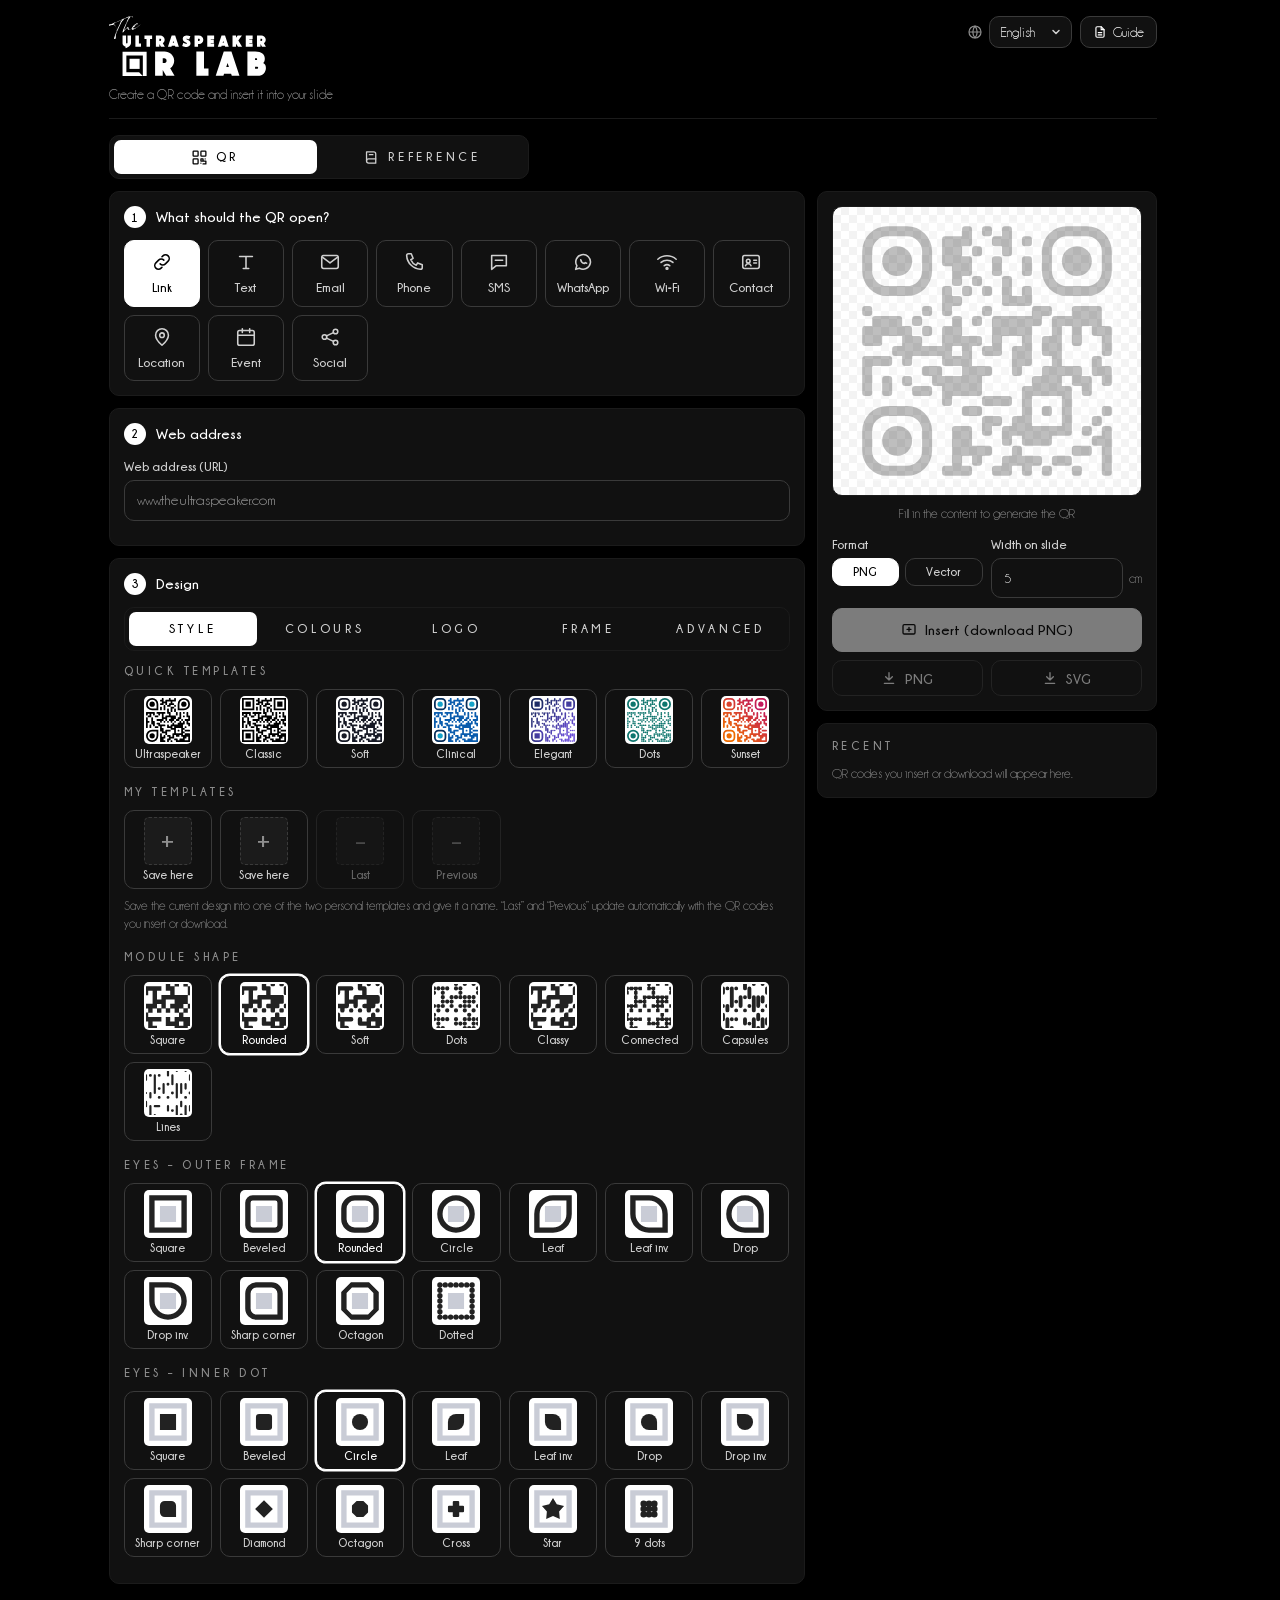
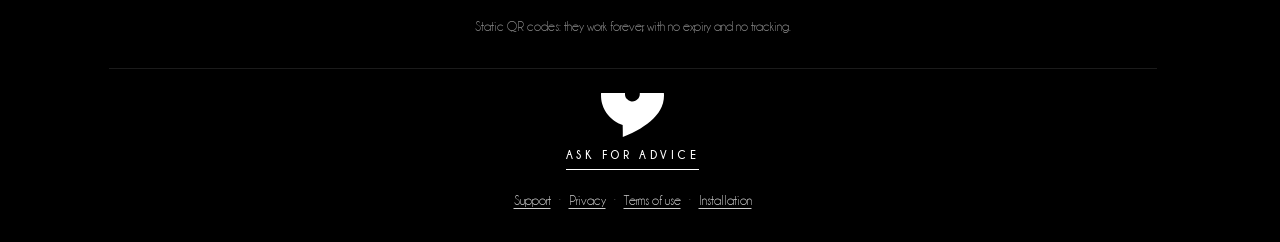
<file: taskpane.html>
<!doctype html>
<html lang="it">
<head>
<meta charset="utf-8">
<title>The Ultraspeaker QR Lab</title>
<!-- Pagina del pannello indicata nel manifest: rimanda a index.html conservando i parametri.
     Il segno in sessionStorage dice a index.html che è aperta nel pannello di PowerPoint. -->
<script>
  try { sessionStorage.setItem("ultraspeaker.qr.panel", "1"); } catch (e) { /* memoria non disponibile */ }
  location.replace("index.html" + location.search + location.hash);
</script>
</head>
<body style="background:#000"></body>
</html>
</file>
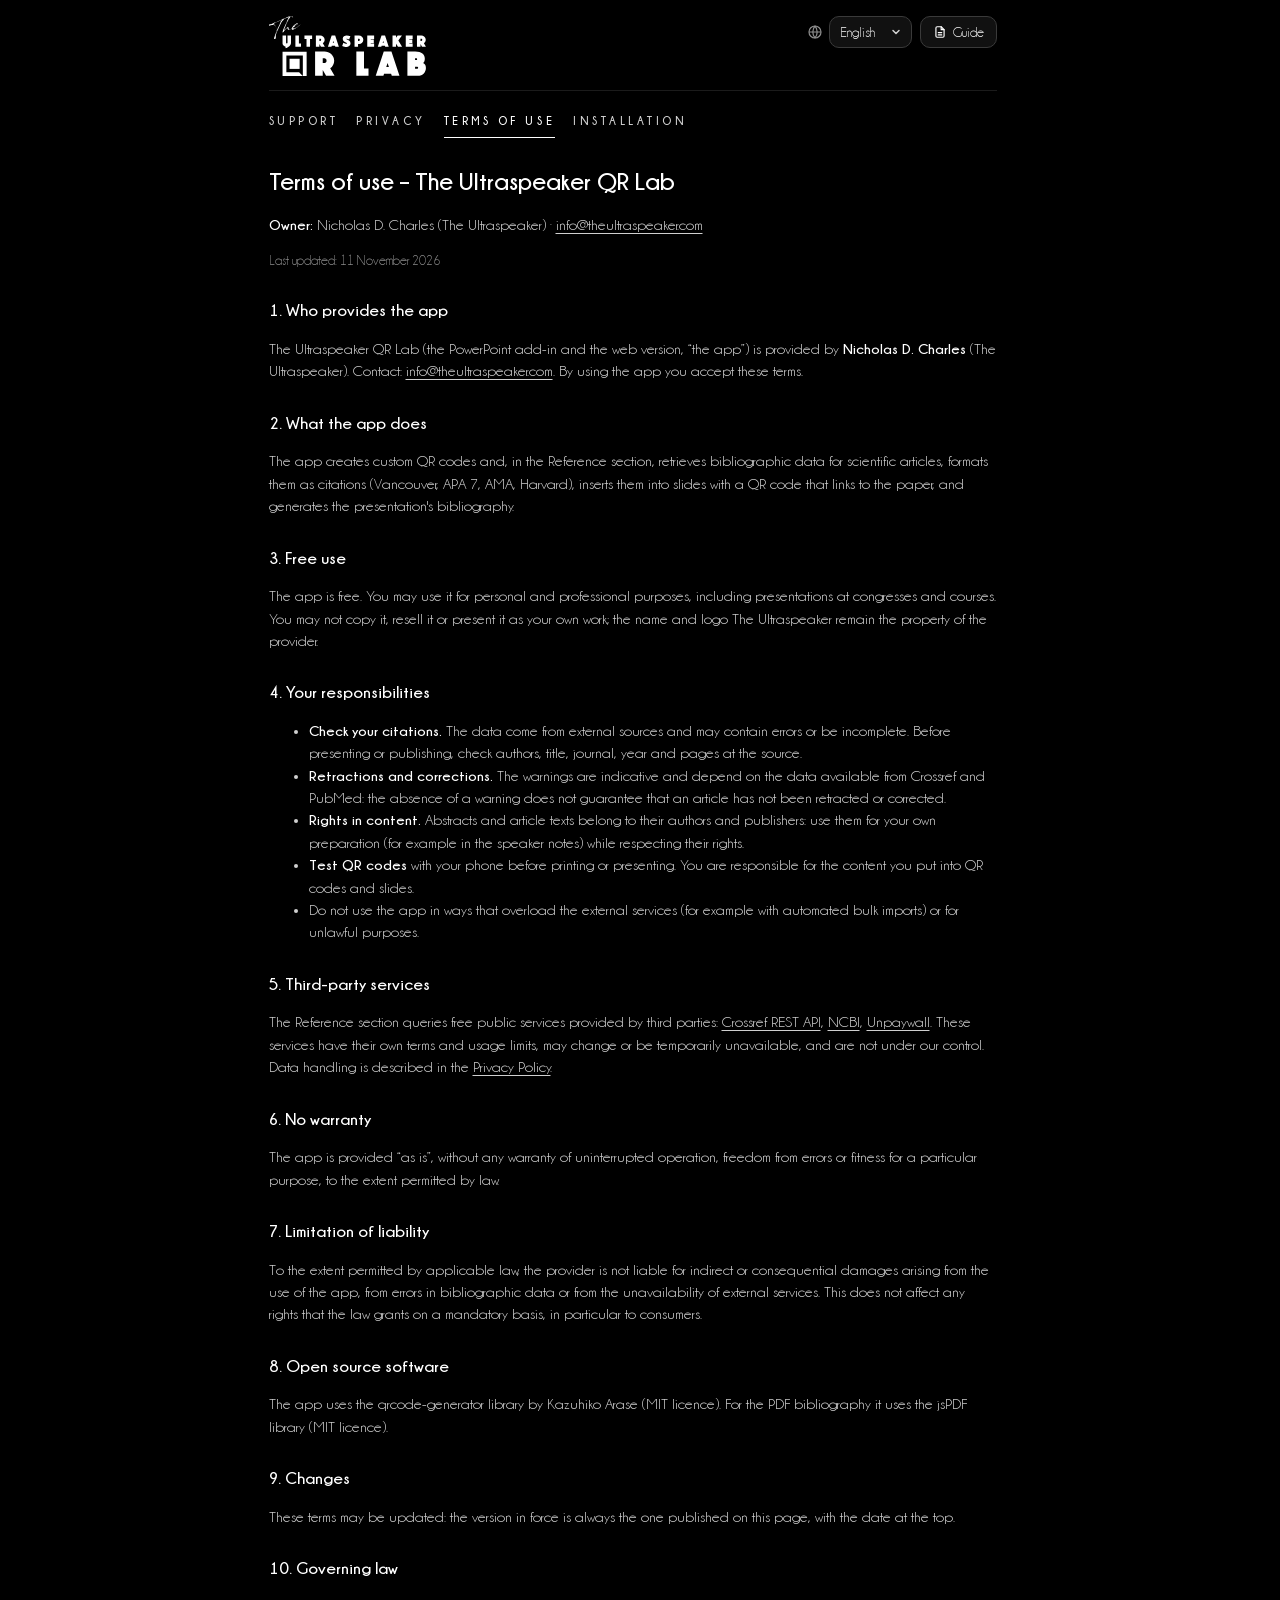
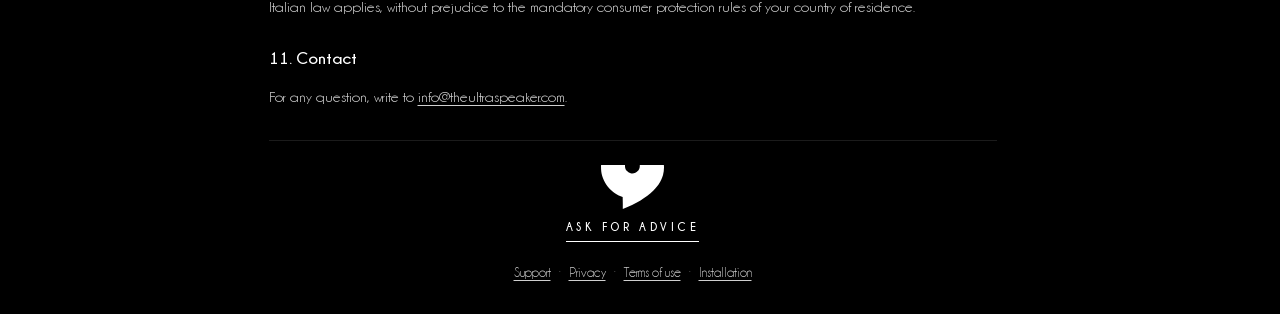
<file: terms.html>
<!doctype html>
<html lang="it">
<head>
<meta charset="utf-8">
<meta name="viewport" content="width=device-width, initial-scale=1">
<title>Condizioni d'uso · The Ultraspeaker QR Lab</title>
<meta name="theme-color" content="#000000">
<meta name="color-scheme" content="dark">
<link rel="icon" type="image/svg+xml" href="assets/favicon.svg?v=20261112">
<link rel="icon" type="image/png" sizes="32x32" href="assets/favicon-32.png?v=20261112">
<link rel="apple-touch-icon" href="assets/apple-touch-icon.png?v=20261112">
<link rel="stylesheet" href="shared/ultraspeaker-lab.css?v=20261112">
<link rel="stylesheet" href="css/app.css?v=20261112">
<script src="shared/ultraspeaker-lang.js?v=20261112"></script>
<!-- Lingua letta prima del disegno della pagina, così compare subito il testo giusto -->
<script>document.documentElement.lang = UltraspeakerLang.get("qrlab.lang");</script>
</head>
<body data-page="terms">
<div class="us-doc">
  <header class="us-header">
    <a class="us-logo" href="https://www.theultraspeaker.com" target="_blank" rel="noopener"><img src="assets/qr-lab-logo.svg?v=20261112" alt="The Ultraspeaker QR Lab" width="158" height="60"></a>
    <div class="us-header-tools">
      <label class="us-lang"><svg viewBox="0 0 24 24" aria-hidden="true"><circle cx="12" cy="12" r="9"/><path d="M3 12h18M12 3a14 14 0 0 1 0 18M12 3a14 14 0 0 0 0 18"/></svg><span class="us-sr" data-t="language">Lingua</span><select id="lang"></select></label>
      <a class="us-btn us-guide" id="usGuide" href="guide/qr-lab-guide-it.pdf" target="_blank" rel="noopener" aria-label="Guida d'utilizzo"><svg viewBox="0 0 24 24" aria-hidden="true"><path d="M14 3H7a2 2 0 0 0-2 2v14a2 2 0 0 0 2 2h10a2 2 0 0 0 2-2V8z"/><path d="M14 3v5h5M9 13h6M9 17h6"/></svg><span data-t="guide">Guida</span></a>
    </div>
  </header>
  <nav class="us-doc-nav"><a href="support.html" data-nav="support">Supporto</a><a href="privacy.html" data-nav="privacy">Privacy</a><a href="terms.html" data-nav="terms" aria-current="page">Condizioni d'uso</a><a href="GUIDA-INSTALLAZIONE.html" data-nav="install">Installazione</a></nav>
<main>
<div data-lang="it" lang="it">
<h1>Condizioni d'uso – The Ultraspeaker QR Lab</h1>
<p><b>Titolare:</b> Nicholas D. Charles (The Ultraspeaker) · <a href="mailto:info@theultraspeaker.com">info@theultraspeaker.com</a></p>
<p class="us-updated">Ultimo aggiornamento: 11 novembre 2026</p>

<h2>1. Chi fornisce l'app</h2>
<p>The Ultraspeaker QR Lab (l'add-in per PowerPoint e la versione web, “l'app”) è fornito da <b>Nicholas D. Charles</b> (The Ultraspeaker). Contatto: <a href="mailto:info@theultraspeaker.com">info@theultraspeaker.com</a>. Usando l'app accetti queste condizioni.</p>

<h2>2. Cosa fa l'app</h2>
<p>L'app crea QR code personalizzati e, nella sezione Reference, recupera i dati bibliografici di articoli scientifici, li formatta come citazioni (Vancouver, APA 7, AMA, Harvard), li inserisce nelle slide con un QR che rimanda al paper e genera la bibliografia della presentazione.</p>

<h2>3. Uso gratuito</h2>
<p>L'app è gratuita. Puoi usarla per scopi personali e professionali, comprese le presentazioni a congressi e corsi. Non puoi copiarla, rivenderla o presentarla come opera tua; il nome e il logo The Ultraspeaker restano di proprietà del titolare.</p>

<h2>4. Le tue responsabilità</h2>
<ul>
<li><b>Verifica le citazioni.</b> I dati arrivano da fonti esterne e possono contenere errori o essere incompleti. Prima di presentare o pubblicare, controlla autori, titolo, rivista, anno e pagine alla fonte.</li>
<li><b>Ritrattazioni e correzioni.</b> Gli avvisi sono indicativi e dipendono dai dati disponibili su Crossref e PubMed: l'assenza di un avviso non garantisce che l'articolo non sia stato ritrattato o corretto.</li>
<li><b>Diritti sui contenuti.</b> Gli abstract e i testi degli articoli appartengono ai rispettivi autori ed editori: usali per la tua preparazione (per esempio nelle note del relatore) nel rispetto dei loro diritti.</li>
<li><b>Prova i QR</b> con il telefono prima di stampare o proiettare. Sei responsabile dei contenuti che inserisci nei QR e nelle slide.</li>
<li>Non usare l'app in modo da sovraccaricare i servizi esterni (per esempio con importazioni massive automatizzate) né per scopi illeciti.</li>
</ul>

<h2>5. Servizi di terze parti</h2>
<p>La sezione Reference interroga servizi pubblici gratuiti forniti da terzi: <a href="https://www.crossref.org/documentation/retrieve-metadata/rest-api/">Crossref REST API</a>, <a href="https://www.ncbi.nlm.nih.gov/home/about/policies/">NCBI</a>, <a href="https://unpaywall.org/">Unpaywall</a>. Questi servizi hanno condizioni e limiti di utilizzo propri, possono cambiare o essere temporaneamente non disponibili, e non sono sotto il nostro controllo. Il trattamento dei dati è descritto nell'<a href="privacy.html">informativa sulla privacy</a>.</p>

<h2>6. Nessuna garanzia</h2>
<p>L'app è fornita “così com'è”, senza garanzie di funzionamento ininterrotto, di assenza di errori o di idoneità a uno scopo particolare, nei limiti consentiti dalla legge.</p>

<h2>7. Limitazione di responsabilità</h2>
<p>Nei limiti consentiti dalla legge applicabile, il titolare non risponde di danni indiretti o consequenziali derivanti dall'uso dell'app, da errori nei dati bibliografici o dall'indisponibilità dei servizi esterni. Restano salvi i diritti che la legge riconosce in modo inderogabile, in particolare ai consumatori.</p>

<h2>8. Software open source</h2>
<p>L'app usa la libreria qrcode-generator di Kazuhiko Arase (licenza MIT). Per la bibliografia in PDF usa la libreria jsPDF (licenza MIT).</p>

<h2>9. Modifiche</h2>
<p>Queste condizioni possono essere aggiornate: la versione in vigore è sempre quella pubblicata in questa pagina, con la data in alto.</p>

<h2>10. Legge applicabile</h2>
<p>Si applica la legge italiana, salvo le norme inderogabili a tutela del consumatore del Paese in cui risiedi.</p>

<h2>11. Contatti</h2>
<p>Per qualsiasi domanda scrivi a <a href="mailto:info@theultraspeaker.com">info@theultraspeaker.com</a>.</p>
</div>
<div data-lang="en" lang="en">
<h1>Terms of use – The Ultraspeaker QR Lab</h1>
<p><b>Owner:</b> Nicholas D. Charles (The Ultraspeaker) · <a href="mailto:info@theultraspeaker.com">info@theultraspeaker.com</a></p>
<p class="us-updated">Last updated: 11 November 2026</p>

<h2>1. Who provides the app</h2>
<p>The Ultraspeaker QR Lab (the PowerPoint add-in and the web version, “the app”) is provided by <b>Nicholas D. Charles</b> (The Ultraspeaker). Contact: <a href="mailto:info@theultraspeaker.com">info@theultraspeaker.com</a>. By using the app you accept these terms.</p>

<h2>2. What the app does</h2>
<p>The app creates custom QR codes and, in the Reference section, retrieves bibliographic data for scientific articles, formats them as citations (Vancouver, APA 7, AMA, Harvard), inserts them into slides with a QR code that links to the paper, and generates the presentation's bibliography.</p>

<h2>3. Free use</h2>
<p>The app is free. You may use it for personal and professional purposes, including presentations at congresses and courses. You may not copy it, resell it or present it as your own work; the name and logo The Ultraspeaker remain the property of the provider.</p>

<h2>4. Your responsibilities</h2>
<ul>
<li><b>Check your citations.</b> The data come from external sources and may contain errors or be incomplete. Before presenting or publishing, check authors, title, journal, year and pages at the source.</li>
<li><b>Retractions and corrections.</b> The warnings are indicative and depend on the data available from Crossref and PubMed: the absence of a warning does not guarantee that an article has not been retracted or corrected.</li>
<li><b>Rights in content.</b> Abstracts and article texts belong to their authors and publishers: use them for your own preparation (for example in the speaker notes) while respecting their rights.</li>
<li><b>Test QR codes</b> with your phone before printing or presenting. You are responsible for the content you put into QR codes and slides.</li>
<li>Do not use the app in ways that overload the external services (for example with automated bulk imports) or for unlawful purposes.</li>
</ul>

<h2>5. Third-party services</h2>
<p>The Reference section queries free public services provided by third parties: <a href="https://www.crossref.org/documentation/retrieve-metadata/rest-api/">Crossref REST API</a>, <a href="https://www.ncbi.nlm.nih.gov/home/about/policies/">NCBI</a>, <a href="https://unpaywall.org/">Unpaywall</a>. These services have their own terms and usage limits, may change or be temporarily unavailable, and are not under our control. Data handling is described in the <a href="privacy.html">Privacy Policy</a>.</p>

<h2>6. No warranty</h2>
<p>The app is provided “as is”, without any warranty of uninterrupted operation, freedom from errors or fitness for a particular purpose, to the extent permitted by law.</p>

<h2>7. Limitation of liability</h2>
<p>To the extent permitted by applicable law, the provider is not liable for indirect or consequential damages arising from the use of the app, from errors in bibliographic data or from the unavailability of external services. This does not affect any rights that the law grants on a mandatory basis, in particular to consumers.</p>

<h2>8. Open source software</h2>
<p>The app uses the qrcode-generator library by Kazuhiko Arase (MIT licence). For the PDF bibliography it uses the jsPDF library (MIT licence).</p>

<h2>9. Changes</h2>
<p>These terms may be updated: the version in force is always the one published on this page, with the date at the top.</p>

<h2>10. Governing law</h2>
<p>Italian law applies, without prejudice to the mandatory consumer protection rules of your country of residence.</p>

<h2>11. Contact</h2>
<p>For any question, write to <a href="mailto:info@theultraspeaker.com">info@theultraspeaker.com</a>.</p>
</div>
<div data-lang="es" lang="es">
<h1>Condiciones de uso – The Ultraspeaker QR Lab</h1>
<p><b>Titular:</b> Nicholas D. Charles (The Ultraspeaker) · <a href="mailto:info@theultraspeaker.com">info@theultraspeaker.com</a></p>
<p class="us-updated">Última actualización: 11 de noviembre de 2026</p>

<h2>1. Quién ofrece la app</h2>
<p>The Ultraspeaker QR Lab (el complemento para PowerPoint y la versión web, “la app”) lo ofrece <b>Nicholas D. Charles</b> (The Ultraspeaker). Contacto: <a href="mailto:info@theultraspeaker.com">info@theultraspeaker.com</a>. Al usar la app aceptas estas condiciones.</p>

<h2>2. Qué hace la app</h2>
<p>La app crea códigos QR personalizados y, en la sección Referencias, obtiene los datos bibliográficos de artículos científicos, los formatea como citas (Vancouver, APA 7, AMA, Harvard), los inserta en las diapositivas con un QR que lleva al artículo y genera la bibliografía de la presentación.</p>

<h2>3. Uso gratuito</h2>
<p>La app es gratuita. Puedes usarla con fines personales y profesionales, incluidas presentaciones en congresos y cursos. No puedes copiarla, revenderla ni presentarla como obra propia; el nombre y el logo The Ultraspeaker siguen siendo propiedad del titular.</p>

<h2>4. Tus responsabilidades</h2>
<ul>
<li><b>Verifica las citas.</b> Los datos proceden de fuentes externas y pueden contener errores o estar incompletos. Antes de presentar o publicar, comprueba autores, título, revista, año y páginas en la fuente.</li>
<li><b>Retractaciones y correcciones.</b> Los avisos son orientativos y dependen de los datos disponibles en Crossref y PubMed: la ausencia de un aviso no garantiza que un artículo no haya sido retractado o corregido.</li>
<li><b>Derechos sobre los contenidos.</b> Los resúmenes y textos de los artículos pertenecen a sus autores y editoriales: úsalos para tu preparación (por ejemplo, en las notas del orador) respetando sus derechos.</li>
<li><b>Prueba los QR</b> con el teléfono antes de imprimir o proyectar. Eres responsable de los contenidos que pones en los QR y en las diapositivas.</li>
<li>No uses la app de forma que sobrecargue los servicios externos (por ejemplo, con importaciones masivas automatizadas) ni con fines ilícitos.</li>
</ul>

<h2>5. Servicios de terceros</h2>
<p>La sección Referencias consulta servicios públicos gratuitos ofrecidos por terceros: <a href="https://www.crossref.org/documentation/retrieve-metadata/rest-api/">Crossref REST API</a>, <a href="https://www.ncbi.nlm.nih.gov/home/about/policies/">NCBI</a>, <a href="https://unpaywall.org/">Unpaywall</a>. Estos servicios tienen sus propias condiciones y límites de uso, pueden cambiar o no estar disponibles temporalmente y no están bajo nuestro control. El tratamiento de datos se describe en la <a href="privacy.html">política de privacidad</a>.</p>

<h2>6. Sin garantía</h2>
<p>La app se ofrece “tal cual”, sin garantía de funcionamiento ininterrumpido, de ausencia de errores ni de idoneidad para un fin concreto, en la medida permitida por la ley.</p>

<h2>7. Limitación de responsabilidad</h2>
<p>En la medida permitida por la ley aplicable, el titular no responde de daños indirectos o consecuentes derivados del uso de la app, de errores en los datos bibliográficos o de la falta de disponibilidad de los servicios externos. Quedan a salvo los derechos que la ley reconoce de forma imperativa, en particular a los consumidores.</p>

<h2>8. Software de código abierto</h2>
<p>La app utiliza la biblioteca qrcode-generator de Kazuhiko Arase (licencia MIT). Para la bibliografía en PDF utiliza la biblioteca jsPDF (licencia MIT).</p>

<h2>9. Cambios</h2>
<p>Estas condiciones pueden actualizarse: la versión vigente es siempre la publicada en esta página, con la fecha arriba.</p>

<h2>10. Ley aplicable</h2>
<p>Se aplica la ley italiana, sin perjuicio de las normas imperativas de protección del consumidor de tu país de residencia.</p>

<h2>11. Contacto</h2>
<p>Para cualquier pregunta, escribe a <a href="mailto:info@theultraspeaker.com">info@theultraspeaker.com</a>.</p>
</div>
<div data-lang="fr" lang="fr">
<h1>Conditions d'utilisation – The Ultraspeaker QR Lab</h1>
<p><b>Titulaire:</b> Nicholas D. Charles (The Ultraspeaker) · <a href="mailto:info@theultraspeaker.com">info@theultraspeaker.com</a></p>
<p class="us-updated">Dernière mise à jour : 11 novembre 2026</p>

<h2>1. Qui fournit l'application</h2>
<p>The Ultraspeaker QR Lab (le complément PowerPoint et la version web, « l'application ») est fourni par <b>Nicholas D. Charles</b> (The Ultraspeaker). Contact : <a href="mailto:info@theultraspeaker.com">info@theultraspeaker.com</a>. En utilisant l'application, vous acceptez ces conditions.</p>

<h2>2. Ce que fait l'application</h2>
<p>L'application crée des QR codes personnalisés et, dans la section Références, récupère les données bibliographiques d'articles scientifiques, les met en forme comme citations (Vancouver, APA 7, AMA, Harvard), les insère dans les diapositives avec un QR qui renvoie à l'article et génère la bibliographie de la présentation.</p>

<h2>3. Utilisation gratuite</h2>
<p>L'application est gratuite. Vous pouvez l'utiliser à des fins personnelles et professionnelles, y compris pour des présentations lors de congrès et de formations. Vous ne pouvez pas la copier, la revendre ni la présenter comme votre œuvre ; le nom et le logo The Ultraspeaker restent la propriété du fournisseur.</p>

<h2>4. Vos responsabilités</h2>
<ul>
<li><b>Vérifiez les citations.</b> Les données proviennent de sources externes et peuvent contenir des erreurs ou être incomplètes. Avant de présenter ou de publier, vérifiez auteurs, titre, revue, année et pages à la source.</li>
<li><b>Rétractations et corrections.</b> Les alertes sont indicatives et dépendent des données disponibles sur Crossref et PubMed : l'absence d'alerte ne garantit pas qu'un article n'a pas été rétracté ou corrigé.</li>
<li><b>Droits sur les contenus.</b> Les résumés et textes des articles appartiennent à leurs auteurs et éditeurs : utilisez-les pour votre préparation (par exemple dans les notes de l'orateur) en respectant leurs droits.</li>
<li><b>Testez les QR</b> avec votre téléphone avant d'imprimer ou de projeter. Vous êtes responsable des contenus que vous placez dans les QR et les diapositives.</li>
<li>N'utilisez pas l'application de manière à surcharger les services externes (par exemple par des importations massives automatisées) ni à des fins illicites.</li>
</ul>

<h2>5. Services tiers</h2>
<p>La section Références interroge des services publics gratuits fournis par des tiers : <a href="https://www.crossref.org/documentation/retrieve-metadata/rest-api/">Crossref REST API</a>, <a href="https://www.ncbi.nlm.nih.gov/home/about/policies/">NCBI</a>, <a href="https://unpaywall.org/">Unpaywall</a>. Ces services ont leurs propres conditions et limites d'utilisation, peuvent changer ou être temporairement indisponibles et ne sont pas sous notre contrôle. Le traitement des données est décrit dans la <a href="privacy.html">politique de confidentialité</a>.</p>

<h2>6. Absence de garantie</h2>
<p>L'application est fournie « en l'état », sans garantie de fonctionnement ininterrompu, d'absence d'erreurs ou d'adéquation à un usage particulier, dans les limites permises par la loi.</p>

<h2>7. Limitation de responsabilité</h2>
<p>Dans les limites permises par la loi applicable, le fournisseur n'est pas responsable des dommages indirects ou consécutifs résultant de l'utilisation de l'application, d'erreurs dans les données bibliographiques ou de l'indisponibilité des services externes. Les droits que la loi accorde de manière impérative, notamment aux consommateurs, restent intacts.</p>

<h2>8. Logiciels open source</h2>
<p>L'application utilise la bibliothèque qrcode-generator de Kazuhiko Arase (licence MIT). Pour la bibliographie PDF, elle utilise la bibliothèque jsPDF (licence MIT).</p>

<h2>9. Modifications</h2>
<p>Ces conditions peuvent être mises à jour : la version en vigueur est toujours celle publiée sur cette page, avec la date en haut.</p>

<h2>10. Droit applicable</h2>
<p>Le droit italien s'applique, sans préjudice des règles impératives de protection des consommateurs de votre pays de résidence.</p>

<h2>11. Contact</h2>
<p>Pour toute question, écrivez à <a href="mailto:info@theultraspeaker.com">info@theultraspeaker.com</a>.</p>
</div>
<div data-lang="de" lang="de">
<h1>Nutzungsbedingungen – The Ultraspeaker QR Lab</h1>
<p><b>Inhaber:</b> Nicholas D. Charles (The Ultraspeaker) · <a href="mailto:info@theultraspeaker.com">info@theultraspeaker.com</a></p>
<p class="us-updated">Zuletzt aktualisiert: 11. November 2026</p>

<h2>1. Anbieter</h2>
<p>The Ultraspeaker QR Lab (das PowerPoint-Add-in und die Webversion, „die App“) wird von <b>Nicholas D. Charles</b> (The Ultraspeaker) bereitgestellt. Kontakt: <a href="mailto:info@theultraspeaker.com">info@theultraspeaker.com</a>. Mit der Nutzung der App akzeptieren Sie diese Bedingungen.</p>

<h2>2. Was die App tut</h2>
<p>Die App erstellt individuelle QR-Codes und ruft im Bereich Literatur bibliografische Daten wissenschaftlicher Artikel ab, formatiert sie als Zitate (Vancouver, APA 7, AMA, Harvard), fügt sie mit einem QR-Code, der zum Paper führt, in Folien ein und erstellt das Literaturverzeichnis der Präsentation.</p>

<h2>3. Kostenlose Nutzung</h2>
<p>Die App ist kostenlos. Sie dürfen sie privat und beruflich nutzen, auch für Vorträge auf Kongressen und in Kursen. Sie dürfen sie nicht kopieren, weiterverkaufen oder als eigenes Werk ausgeben; Name und Logo The Ultraspeaker bleiben Eigentum des Anbieters.</p>

<h2>4. Ihre Verantwortung</h2>
<ul>
<li><b>Prüfen Sie die Zitate.</b> Die Daten stammen aus externen Quellen und können Fehler enthalten oder unvollständig sein. Prüfen Sie vor dem Präsentieren oder Veröffentlichen Autoren, Titel, Zeitschrift, Jahr und Seiten an der Quelle.</li>
<li><b>Rücknahmen und Korrekturen.</b> Die Warnungen sind Hinweise und hängen von den bei Crossref und PubMed verfügbaren Daten ab: Fehlt eine Warnung, ist nicht garantiert, dass ein Artikel nicht zurückgezogen oder korrigiert wurde.</li>
<li><b>Rechte an Inhalten.</b> Abstracts und Artikeltexte gehören ihren Autoren und Verlagen: Nutzen Sie sie für Ihre eigene Vorbereitung (zum Beispiel in den Notizen) unter Wahrung dieser Rechte.</li>
<li><b>Testen Sie QR-Codes</b> mit dem Telefon, bevor Sie drucken oder präsentieren. Sie sind für die Inhalte verantwortlich, die Sie in QR-Codes und Folien einfügen.</li>
<li>Nutzen Sie die App nicht so, dass die externen Dienste überlastet werden (zum Beispiel durch automatisierte Massenimporte), und nicht für rechtswidrige Zwecke.</li>
</ul>

<h2>5. Dienste Dritter</h2>
<p>Der Bereich Literatur fragt kostenlose öffentliche Dienste Dritter ab: <a href="https://www.crossref.org/documentation/retrieve-metadata/rest-api/">Crossref REST API</a>, <a href="https://www.ncbi.nlm.nih.gov/home/about/policies/">NCBI</a>, <a href="https://unpaywall.org/">Unpaywall</a>. Diese Dienste haben eigene Bedingungen und Nutzungsgrenzen, können sich ändern oder vorübergehend nicht verfügbar sein und liegen nicht in unserer Kontrolle. Die Datenverarbeitung ist in der <a href="privacy.html">Datenschutzerklärung</a> beschrieben.</p>

<h2>6. Keine Gewährleistung</h2>
<p>Die App wird „wie besehen“ bereitgestellt, ohne Gewähr für unterbrechungsfreien Betrieb, Fehlerfreiheit oder Eignung für einen bestimmten Zweck, soweit gesetzlich zulässig.</p>

<h2>7. Haftungsbeschränkung</h2>
<p>Soweit nach geltendem Recht zulässig, haftet der Anbieter nicht für indirekte oder Folgeschäden aus der Nutzung der App, aus Fehlern in bibliografischen Daten oder aus der Nichtverfügbarkeit externer Dienste. Zwingende gesetzliche Rechte, insbesondere von Verbrauchern, bleiben unberührt.</p>

<h2>8. Open-Source-Software</h2>
<p>Die App verwendet die Bibliothek qrcode-generator von Kazuhiko Arase (MIT-Lizenz). Für das PDF-Literaturverzeichnis verwendet sie die Bibliothek jsPDF (MIT-Lizenz).</p>

<h2>9. Änderungen</h2>
<p>Diese Bedingungen können aktualisiert werden: Es gilt stets die auf dieser Seite veröffentlichte Fassung mit dem Datum oben.</p>

<h2>10. Anwendbares Recht</h2>
<p>Es gilt italienisches Recht, unbeschadet zwingender Verbraucherschutzvorschriften Ihres Wohnsitzlandes.</p>

<h2>11. Kontakt</h2>
<p>Bei Fragen schreiben Sie an <a href="mailto:info@theultraspeaker.com">info@theultraspeaker.com</a>.</p>
</div>
</main>
  <footer class="us-footer">
    <a class="us-cta" id="usCta" href="mailto:info@theultraspeaker.com"><img src="assets/arena-white.svg" alt=""><span data-t="cta">Richiedi un consiglio</span></a>
    <p class="us-links"><a href="support.html" data-nav="support">Supporto</a><a href="privacy.html" data-nav="privacy">Privacy</a><a href="terms.html" data-nav="terms">Condizioni d'uso</a><a href="GUIDA-INSTALLAZIONE.html" data-nav="install">Installazione</a></p>
  </footer>
</div>
<script src="legal.js?v=20261112"></script>
</body>
</html>
</file>
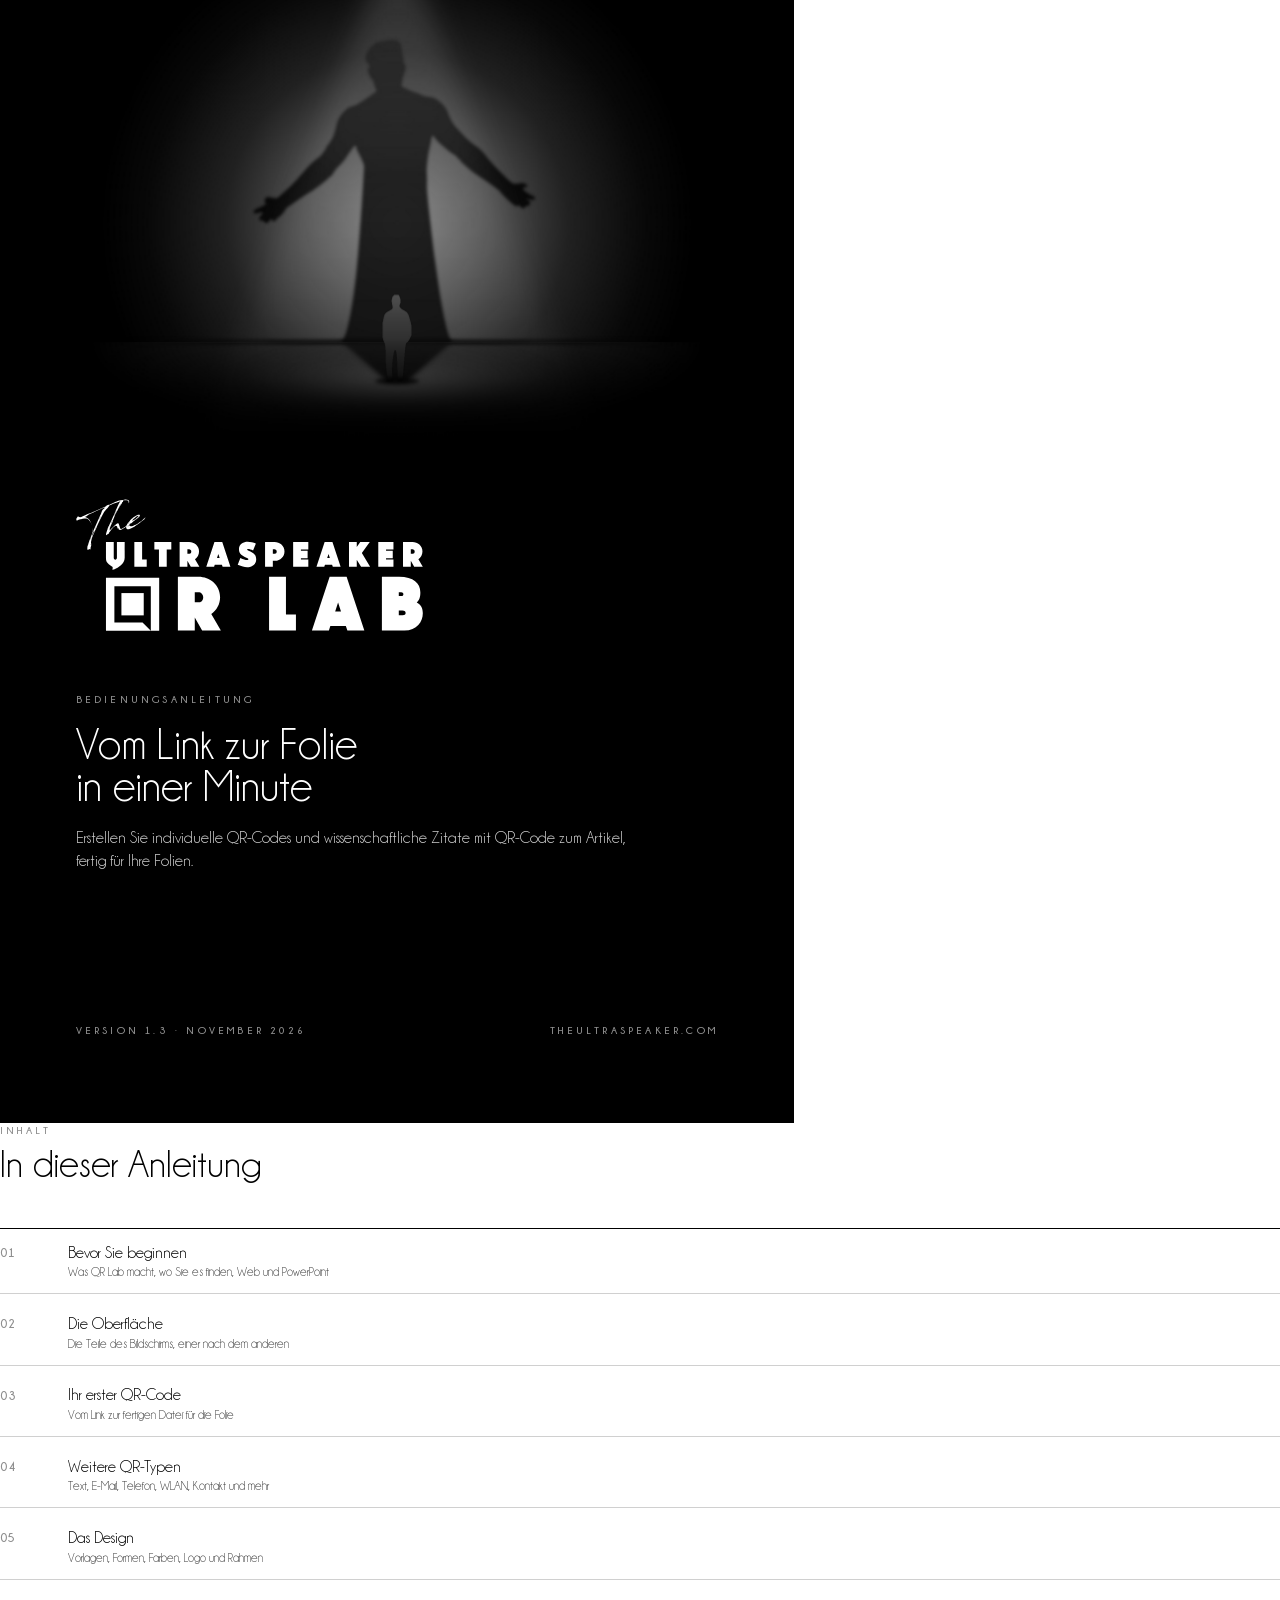
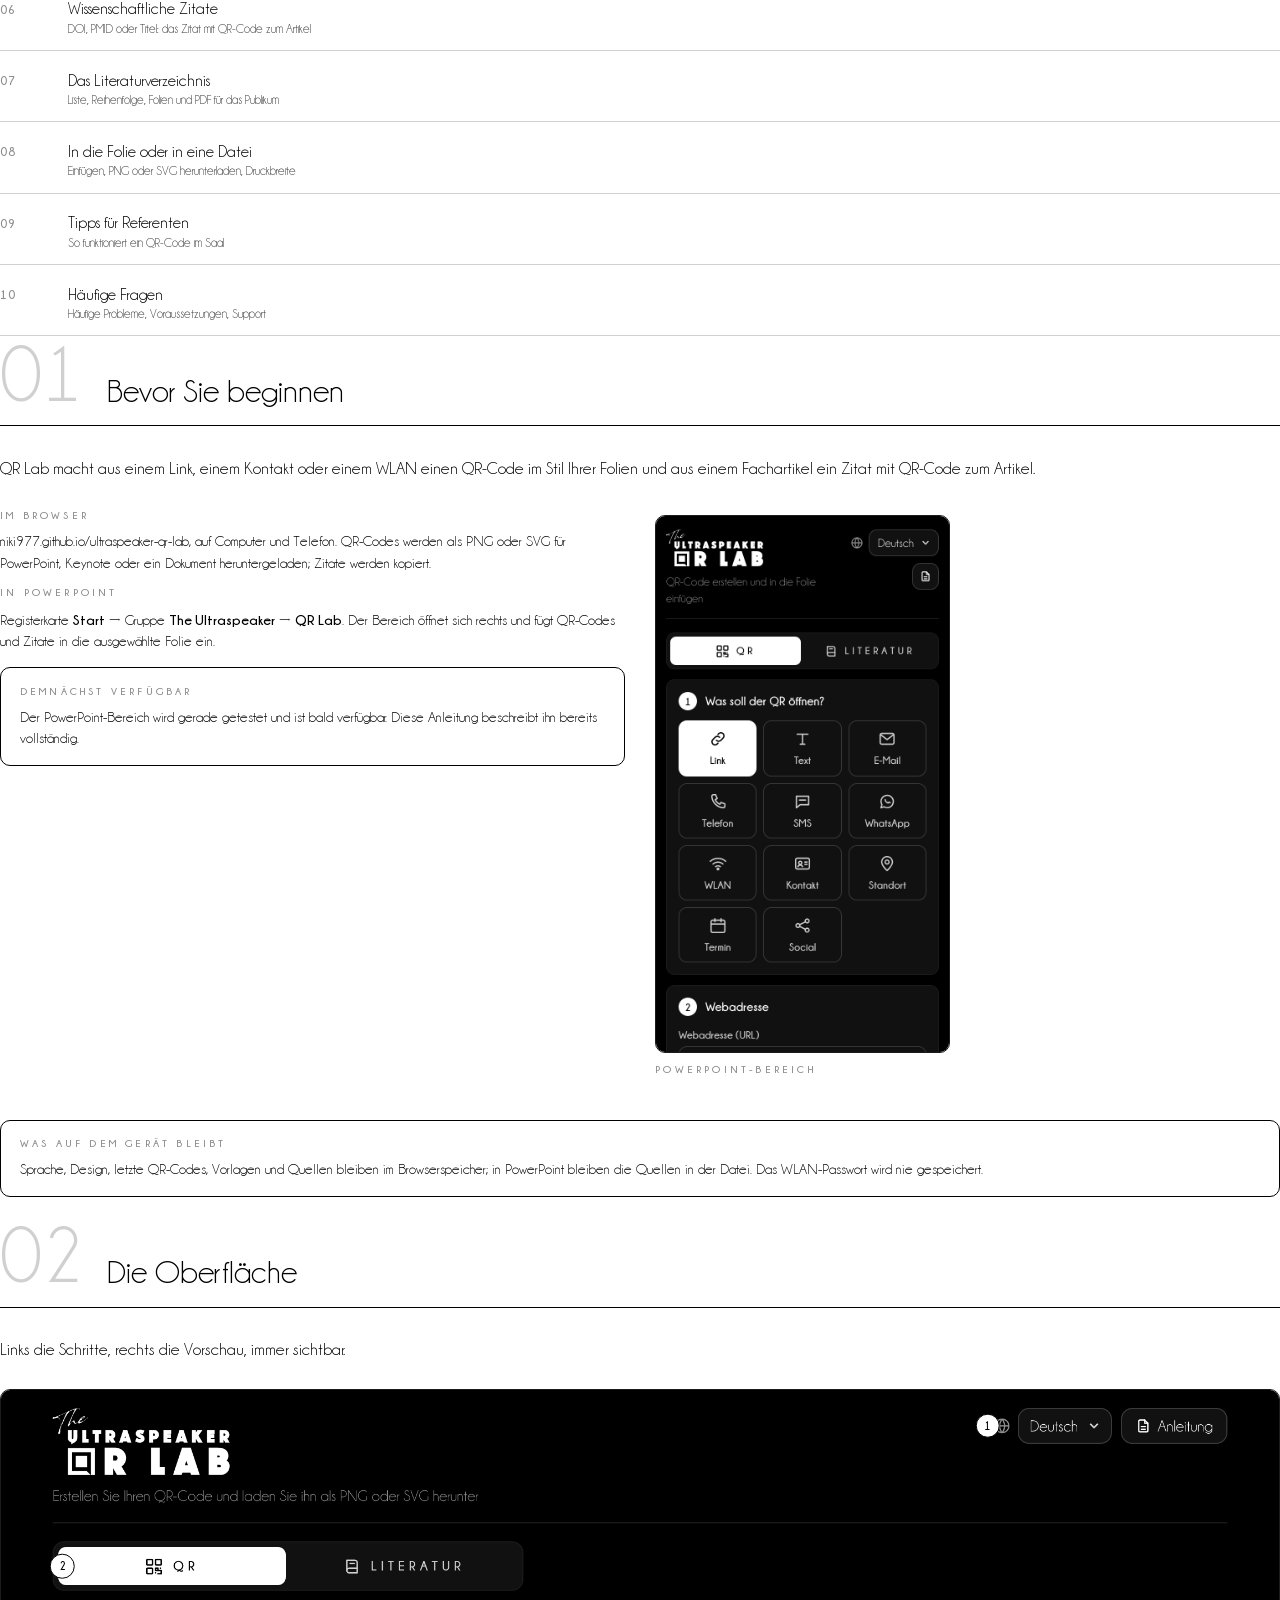
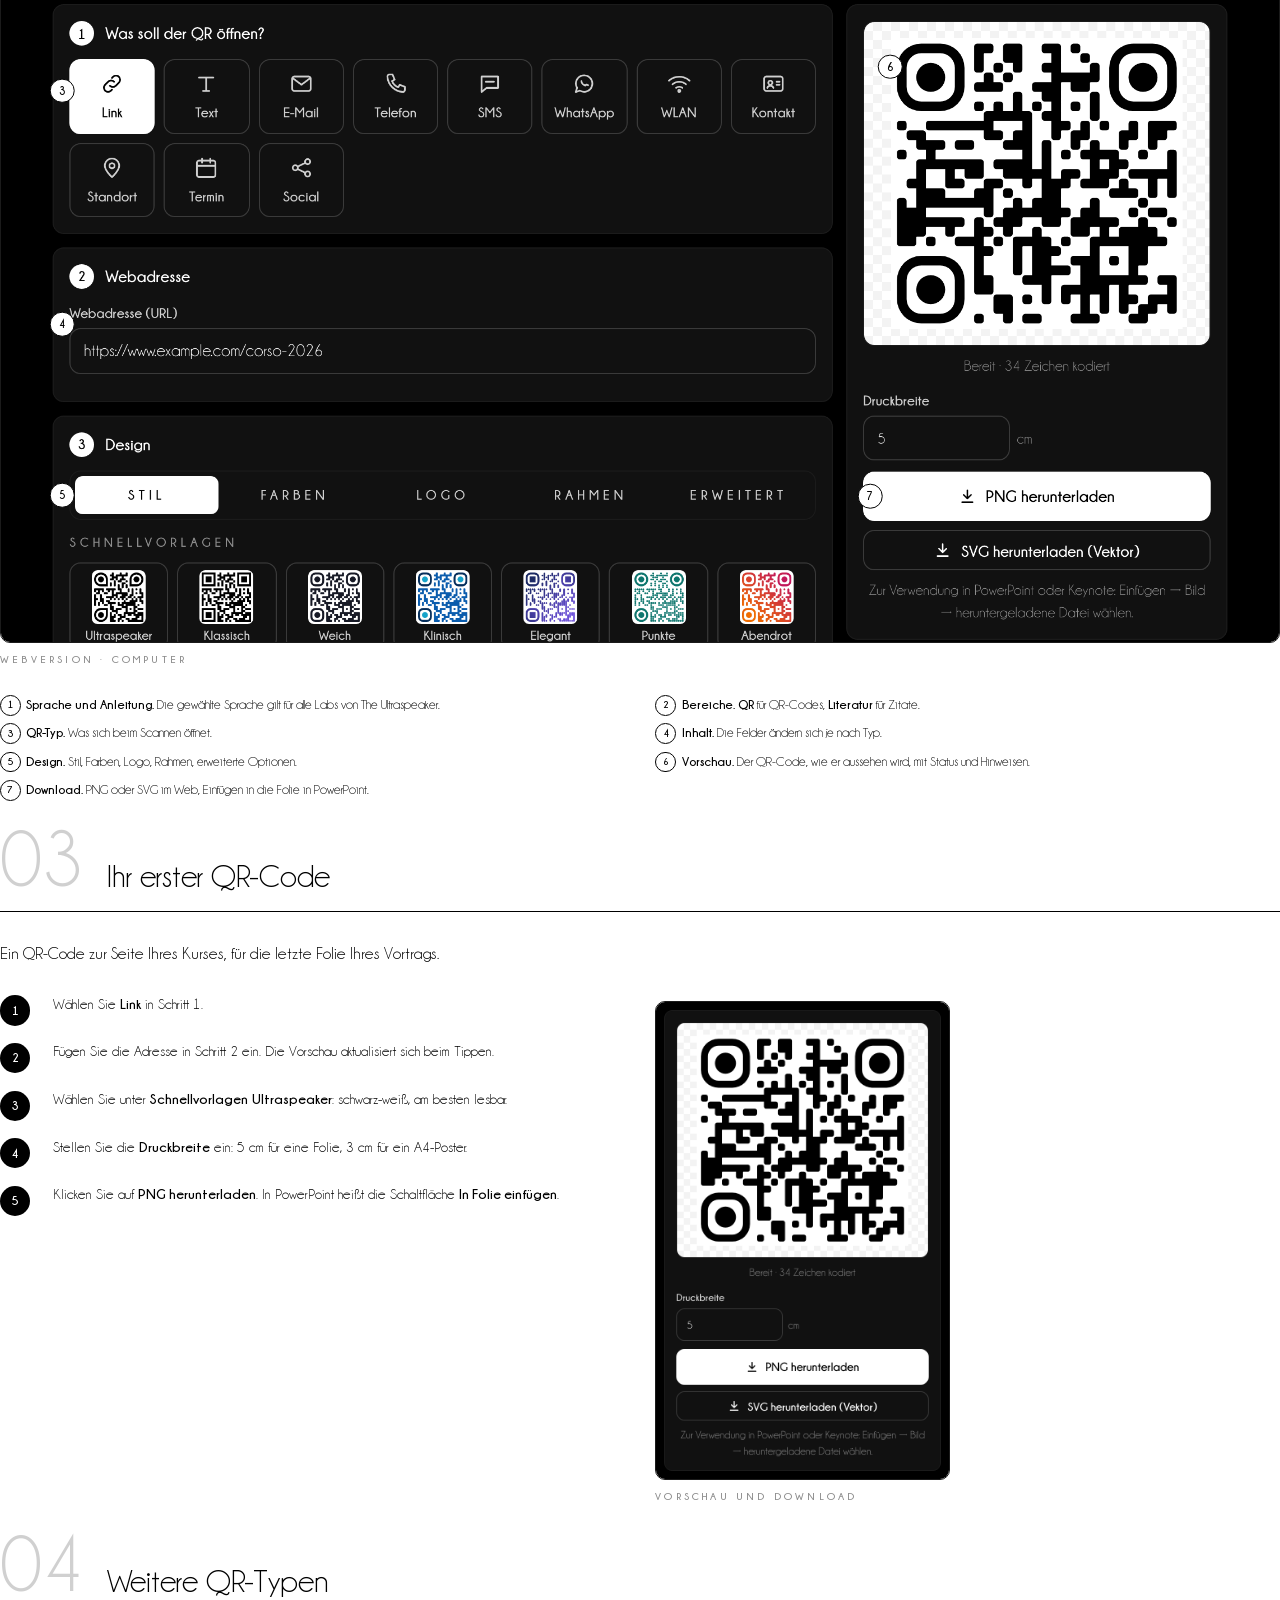
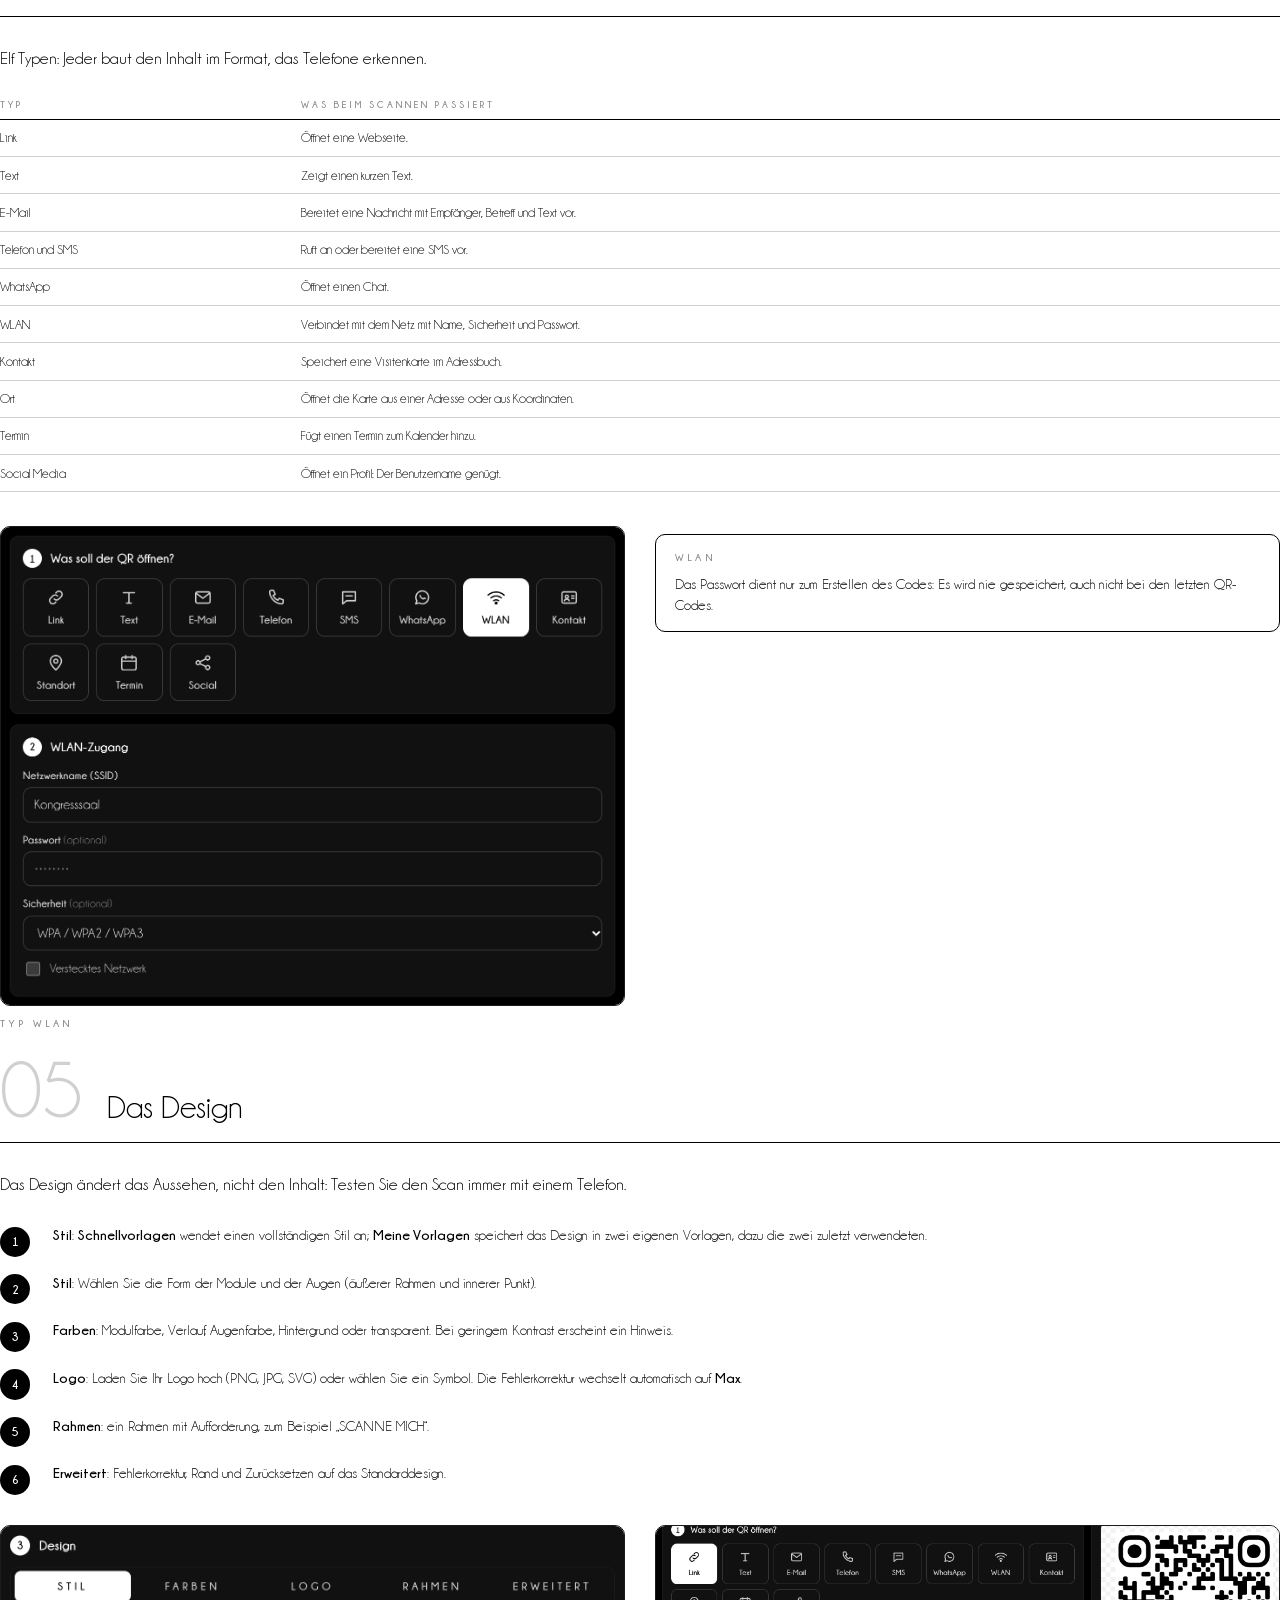
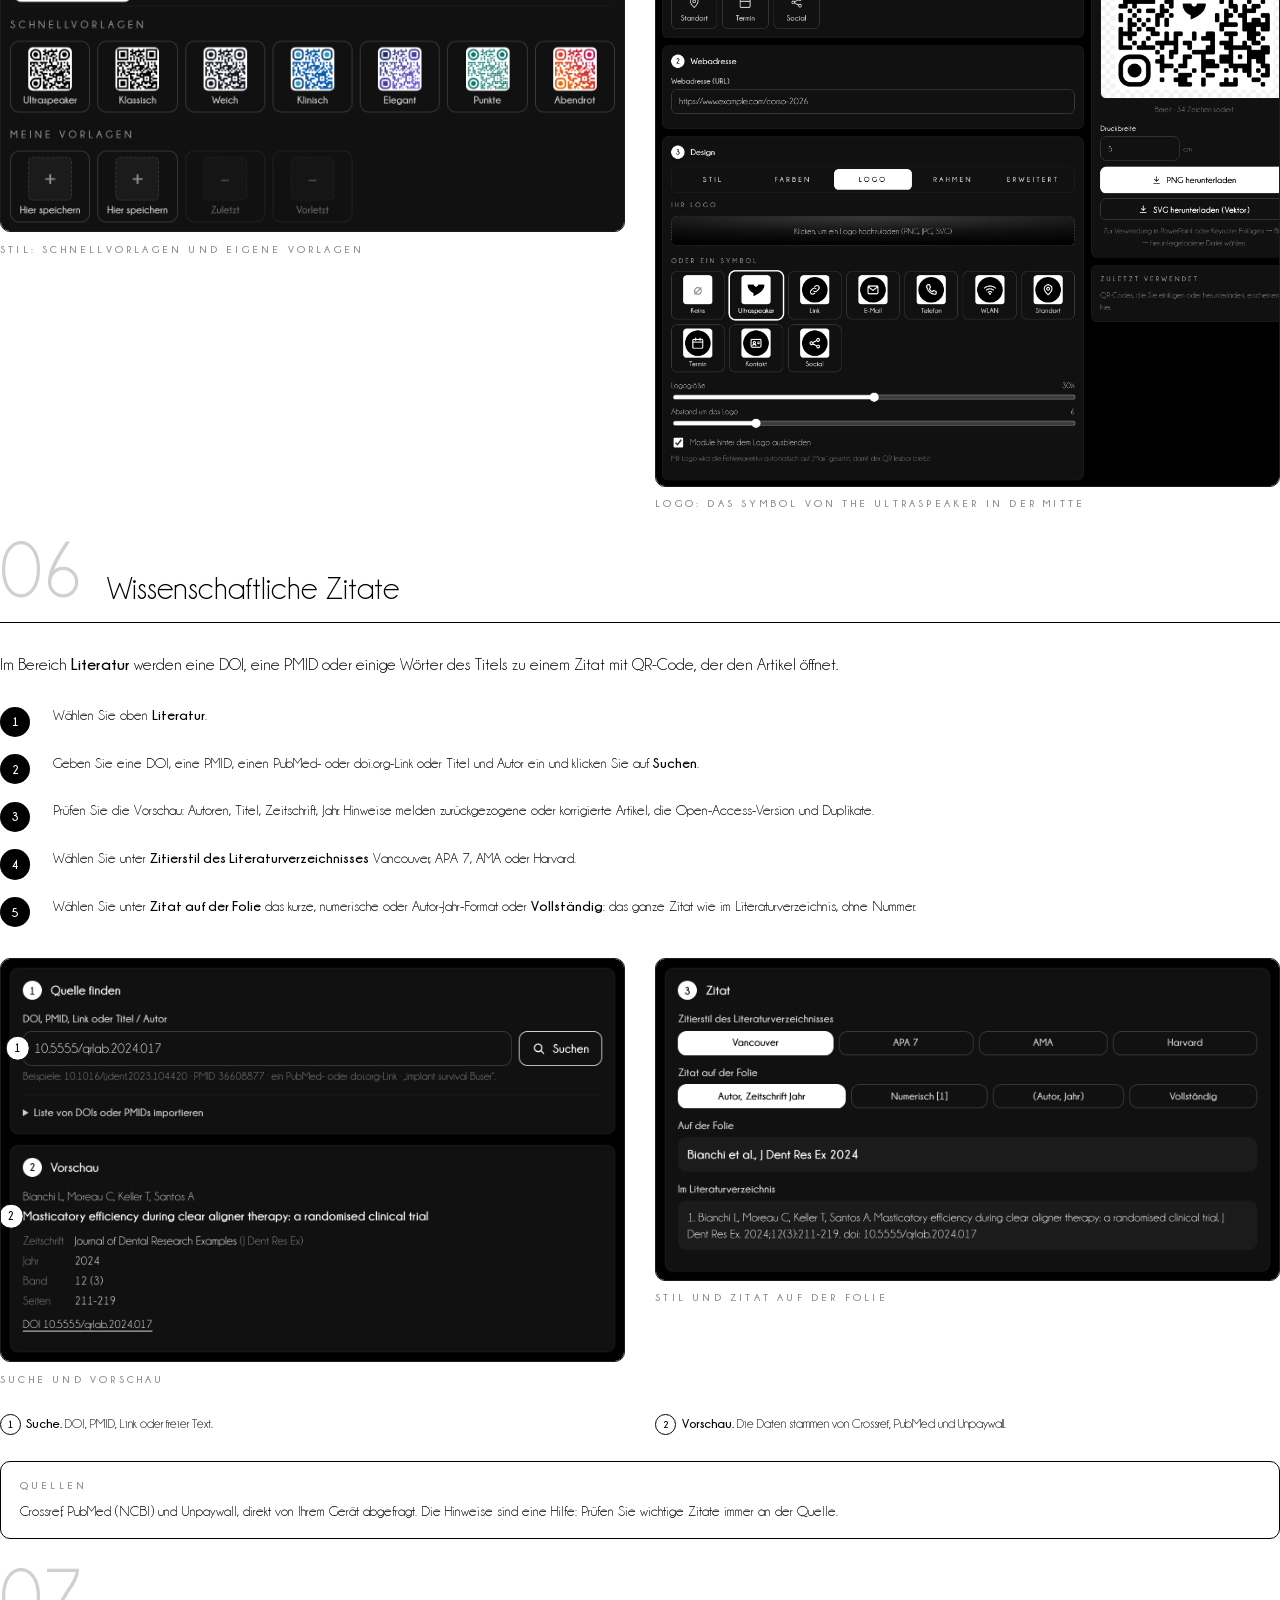
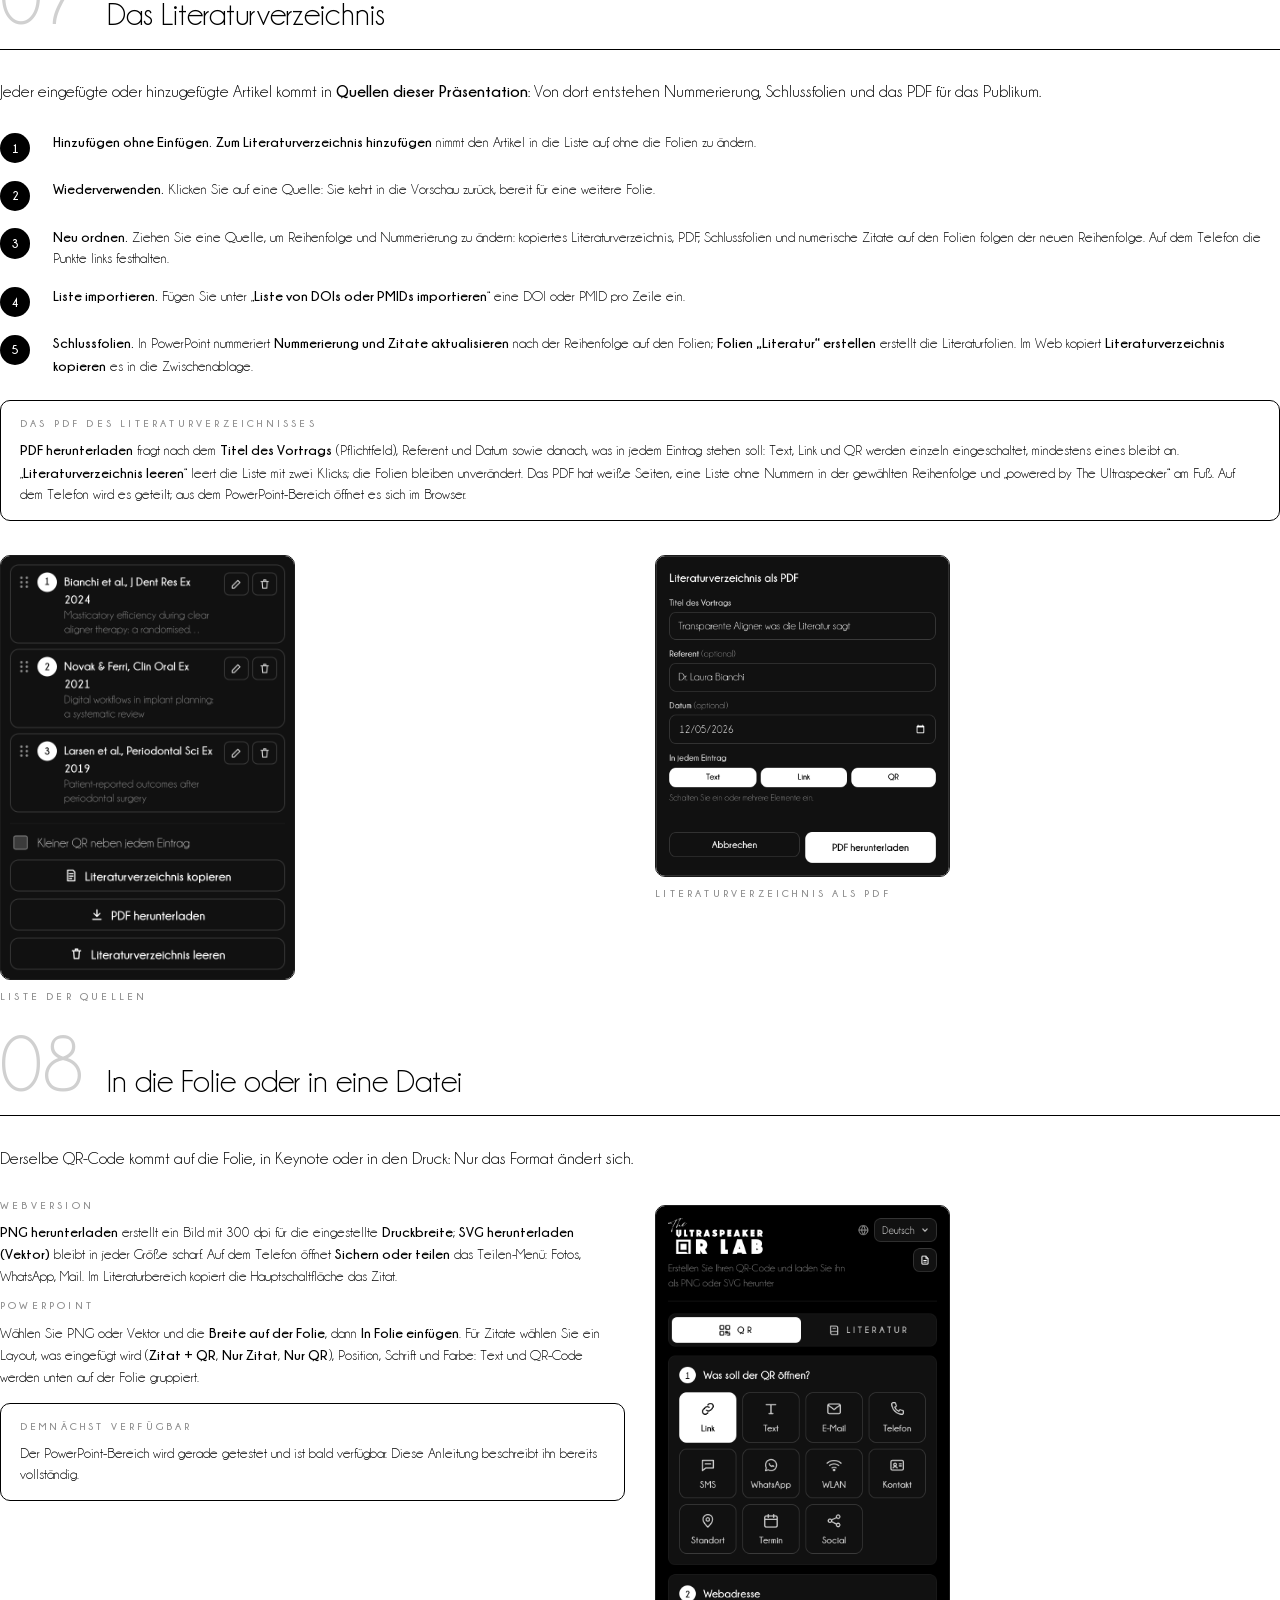
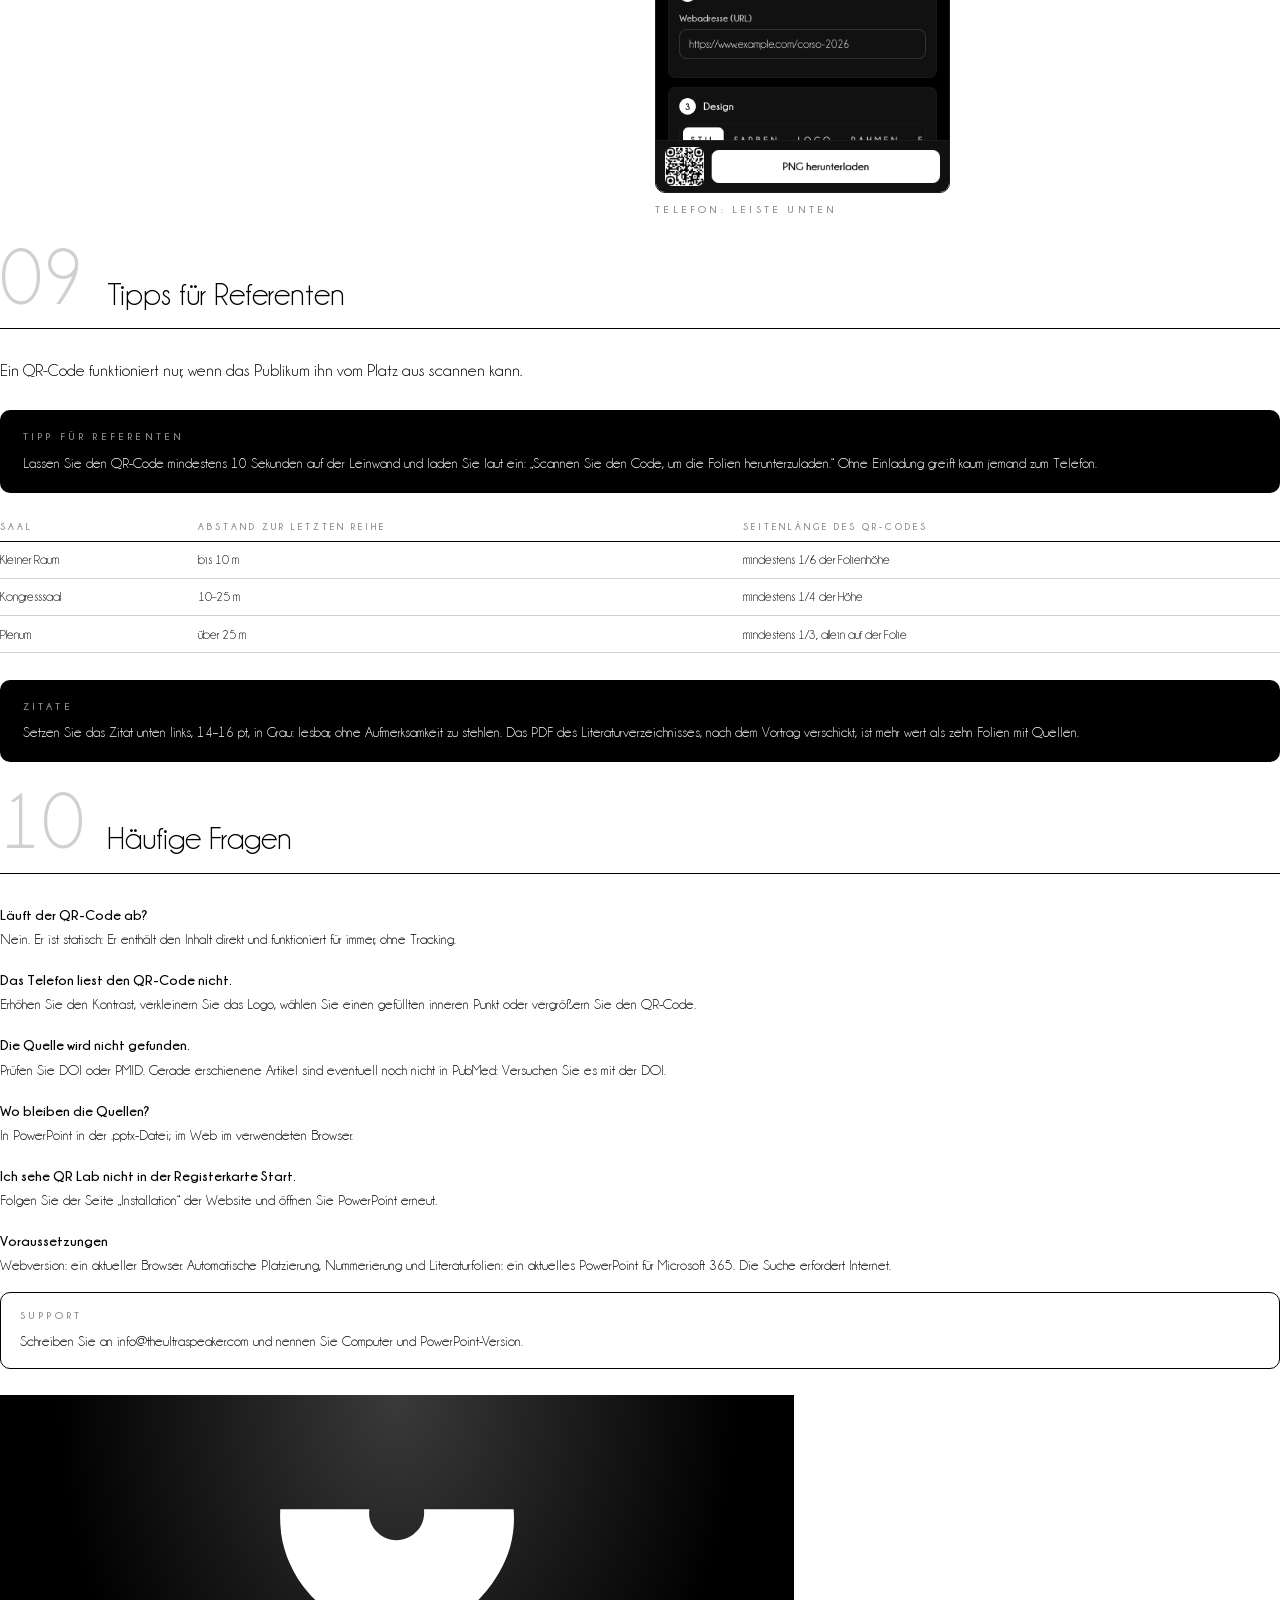
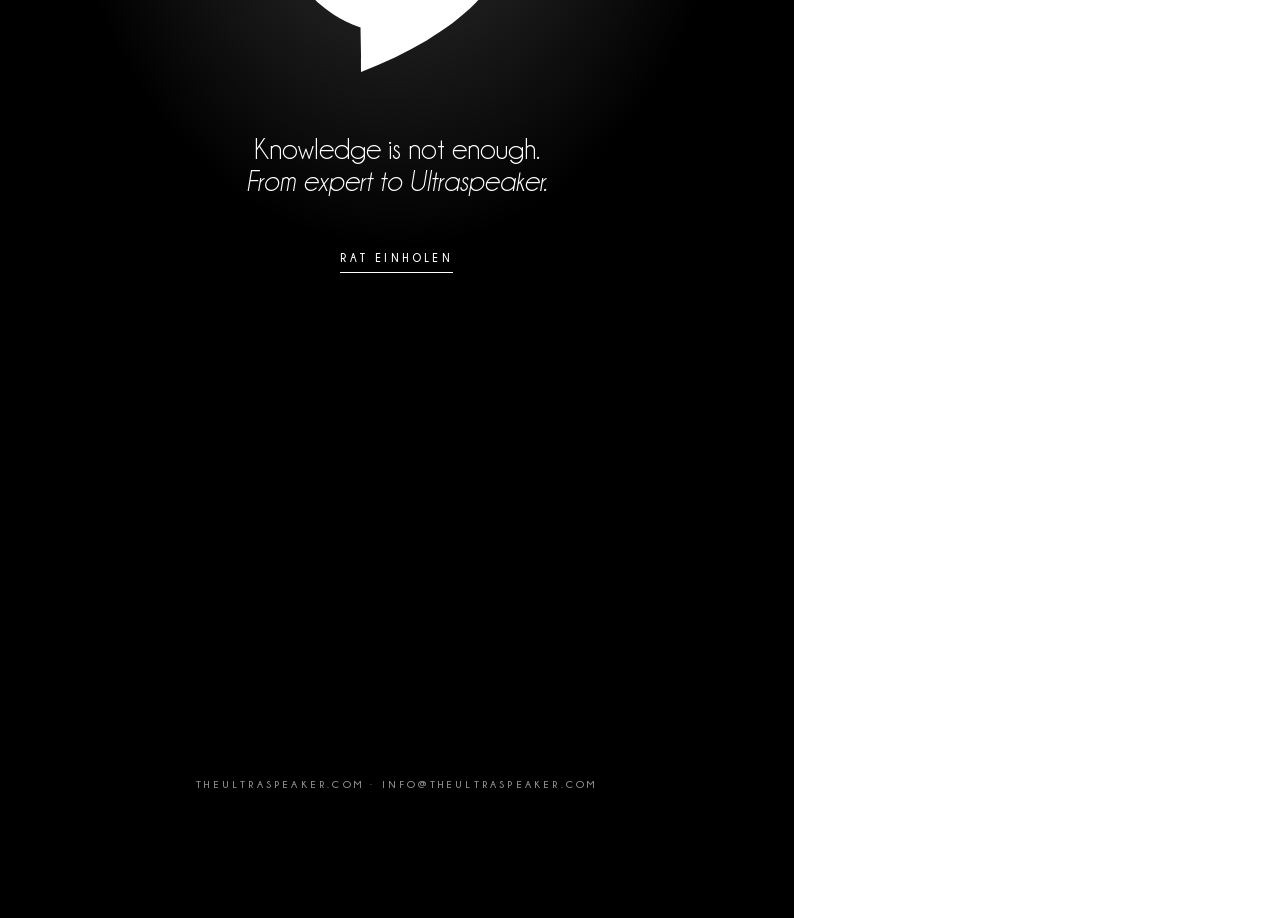
<file: guide/src/guide.de.html>
<!doctype html>
<html lang="de">
<head>
<meta charset="utf-8">
<title>The Ultraspeaker QR Lab · Bedienungsanleitung</title>
<link rel="stylesheet" href="../../shared/guide/ultraspeaker-guide.css">
<style>@page{@bottom-left{content:"THE ULTRASPEAKER  ·  QR LAB  ·  ANLEITUNG";font:700 7pt "Champagne & Limousines",sans-serif;letter-spacing:.32em;color:#8E8E8E;vertical-align:top;padding-top:6mm}}</style>
</head>
<body>

<section class="g-cover">
  <img class="g-cover-shadow" src="../../shared/guide/the-shadow.jpg" alt="">
  <div class="g-cover-body">
    <img class="g-cover-logo" src="../../assets/qr-lab-logo.svg" alt="The Ultraspeaker QR Lab">
    <p class="g-cover-kicker">Bedienungsanleitung</p>
    <h1 class="g-cover-title">Vom Link zur Folie<br>in einer Minute</h1>
    <p class="g-cover-sub">Erstellen Sie individuelle QR-Codes und wissenschaftliche Zitate mit QR-Code zum Artikel, fertig für Ihre Folien.</p>
    <div class="g-cover-meta"><span>Version 1.3 · November 2026</span><span>theultraspeaker.com</span></div>
  </div>
</section>

<section class="g-toc">
  <p class="g-label">Inhalt</p>
  <h1>In dieser Anleitung</h1>
  <ol>
    <li><span>01</span><span>Bevor Sie beginnen<small>Was QR Lab macht, wo Sie es finden, Web und PowerPoint</small></span></li>
    <li><span>02</span><span>Die Oberfläche<small>Die Teile des Bildschirms, einer nach dem anderen</small></span></li>
    <li><span>03</span><span>Ihr erster QR-Code<small>Vom Link zur fertigen Datei für die Folie</small></span></li>
    <li><span>04</span><span>Weitere QR-Typen<small>Text, E-Mail, Telefon, WLAN, Kontakt und mehr</small></span></li>
    <li><span>05</span><span>Das Design<small>Vorlagen, Formen, Farben, Logo und Rahmen</small></span></li>
    <li><span>06</span><span>Wissenschaftliche Zitate<small>DOI, PMID oder Titel: das Zitat mit QR-Code zum Artikel</small></span></li>
    <li><span>07</span><span>Das Literaturverzeichnis<small>Liste, Reihenfolge, Folien und PDF für das Publikum</small></span></li>
    <li><span>08</span><span>In die Folie oder in eine Datei<small>Einfügen, PNG oder SVG herunterladen, Druckbreite</small></span></li>
    <li><span>09</span><span>Tipps für Referenten<small>So funktioniert ein QR-Code im Saal</small></span></li>
    <li><span>10</span><span>Häufige Fragen<small>Häufige Probleme, Voraussetzungen, Support</small></span></li>
  </ol>
</section>

<section class="g-chapter">
  <div class="g-chapter-head"><span class="g-chapter-num">01</span><h2 class="g-chapter-title">Bevor Sie beginnen</h2></div>
  <p class="g-chapter-lead">QR Lab macht aus einem Link, einem Kontakt oder einem WLAN einen QR-Code im Stil Ihrer Folien und aus einem Fachartikel ein Zitat mit QR-Code zum Artikel.</p>
  <div class="g-cols">
    <div>
      <p class="g-label">Im Browser</p>
      <p>niki977.github.io/ultraspeaker-qr-lab, auf Computer und Telefon. QR-Codes werden als PNG oder SVG für PowerPoint, Keynote oder ein Dokument heruntergeladen; Zitate werden kopiert.</p>
      <p class="g-label">In PowerPoint</p>
      <p>Registerkarte <b>Start</b> → Gruppe <b>The Ultraspeaker</b> → <b>QR Lab</b>. Der Bereich öffnet sich rechts und fügt QR-Codes und Zitate in die ausgewählte Folie ein.</p>
  <div class="g-note"><p class="g-label">Demnächst verfügbar</p><p>Der PowerPoint-Bereich wird gerade getestet und ist bald verfügbar. Diese Anleitung beschreibt ihn bereits vollständig.</p></div>
    </div>
  <figure class="g-shot g-shot--panel">
    <div class="g-shot-frame"><img src="../img/de/01-panel.png" alt=""></div>
    <figcaption>PowerPoint-Bereich</figcaption>
  </figure>
  </div>
  <div class="g-note"><p class="g-label">Was auf dem Gerät bleibt</p><p>Sprache, Design, letzte QR-Codes, Vorlagen und Quellen bleiben im Browserspeicher; in PowerPoint bleiben die Quellen in der Datei. Das WLAN-Passwort wird nie gespeichert.</p></div>
</section>
<section class="g-chapter">
  <div class="g-chapter-head"><span class="g-chapter-num">02</span><h2 class="g-chapter-title">Die Oberfläche</h2></div>
  <p class="g-chapter-lead">Links die Schritte, rechts die Vorschau, immer sichtbar.</p>
  <figure class="g-shot">
    <div class="g-shot-frame"><img src="../img/de/01-web.png" alt=""><span class="g-pin" style="left:77.2%;top:4.2%">1</span><span class="g-pin" style="left:4.8%;top:20.7%">2</span><span class="g-pin" style="left:4.8%;top:35.3%">3</span><span class="g-pin" style="left:4.8%;top:62.7%">4</span><span class="g-pin" style="left:4.8%;top:82.8%">5</span><span class="g-pin" style="left:69.6%;top:32.5%">6</span><span class="g-pin" style="left:68%;top:82.9%">7</span></div>
    <figcaption>Webversion · Computer</figcaption>
  </figure>
  <ol class="g-legend">
    <li><span>1</span><span><b>Sprache und Anleitung.</b> Die gewählte Sprache gilt für alle Labs von The Ultraspeaker.</span></li>
    <li><span>2</span><span><b>Bereiche.</b> <b>QR</b> für QR-Codes, <b>Literatur</b> für Zitate.</span></li>
    <li><span>3</span><span><b>QR-Typ.</b> Was sich beim Scannen öffnet.</span></li>
    <li><span>4</span><span><b>Inhalt.</b> Die Felder ändern sich je nach Typ.</span></li>
    <li><span>5</span><span><b>Design.</b> Stil, Farben, Logo, Rahmen, erweiterte Optionen.</span></li>
    <li><span>6</span><span><b>Vorschau.</b> Der QR-Code, wie er aussehen wird, mit Status und Hinweisen.</span></li>
    <li><span>7</span><span><b>Download.</b> PNG oder SVG im Web, Einfügen in die Folie in PowerPoint.</span></li>
  </ol>
</section>
<section class="g-chapter">
  <div class="g-chapter-head"><span class="g-chapter-num">03</span><h2 class="g-chapter-title">Ihr erster QR-Code</h2></div>
  <p class="g-chapter-lead">Ein QR-Code zur Seite Ihres Kurses, für die letzte Folie Ihres Vortrags.</p>
  <div class="g-cols">
    <ol class="g-steps">
      <li><div>Wählen Sie <b>Link</b> in Schritt 1.</div></li>
      <li><div>Fügen Sie die Adresse in Schritt 2 ein. Die Vorschau aktualisiert sich beim Tippen.</div></li>
      <li><div>Wählen Sie unter <b>Schnellvorlagen</b> <b><b>Ultraspeaker</b></b>: schwarz-weiß, am besten lesbar.</div></li>
      <li><div>Stellen Sie die <b>Druckbreite</b> ein: 5 cm für eine Folie, 3 cm für ein A4-Poster.</div></li>
      <li><div>Klicken Sie auf <b>PNG herunterladen</b>. In PowerPoint heißt die Schaltfläche <b>In Folie einfügen</b>.</div></li>
    </ol>
  <figure class="g-shot g-shot--panel">
    <div class="g-shot-frame"><img src="../img/de/03-preview.png" alt=""></div>
    <figcaption>Vorschau und Download</figcaption>
  </figure>
  </div>
</section>
<section class="g-chapter">
  <div class="g-chapter-head"><span class="g-chapter-num">04</span><h2 class="g-chapter-title">Weitere QR-Typen</h2></div>
  <p class="g-chapter-lead">Elf Typen: Jeder baut den Inhalt im Format, das Telefone erkennen.</p>
  <table>
    <tr><th>Typ</th><th>Was beim Scannen passiert</th></tr><tr><td>Link</td><td>Öffnet eine Webseite.</td></tr><tr><td>Text</td><td>Zeigt einen kurzen Text.</td></tr><tr><td>E-Mail</td><td>Bereitet eine Nachricht mit Empfänger, Betreff und Text vor.</td></tr><tr><td>Telefon und SMS</td><td>Ruft an oder bereitet eine SMS vor.</td></tr><tr><td>WhatsApp</td><td>Öffnet einen Chat.</td></tr><tr><td>WLAN</td><td>Verbindet mit dem Netz mit Name, Sicherheit und Passwort.</td></tr><tr><td>Kontakt</td><td>Speichert eine Visitenkarte im Adressbuch.</td></tr><tr><td>Ort</td><td>Öffnet die Karte aus einer Adresse oder aus Koordinaten.</td></tr><tr><td>Termin</td><td>Fügt einen Termin zum Kalender hinzu.</td></tr><tr><td>Social Media</td><td>Öffnet ein Profil: Der Benutzername genügt.</td></tr>
  </table>
  <div class="g-cols">
  <figure class="g-shot">
    <div class="g-shot-frame"><img src="../img/de/04-wifi.png" alt=""></div>
    <figcaption>Typ WLAN</figcaption>
  </figure>
  <div class="g-note"><p class="g-label">WLAN</p><p>Das Passwort dient nur zum Erstellen des Codes: Es wird nie gespeichert, auch nicht bei den letzten QR-Codes.</p></div>
  </div>
</section>
<section class="g-chapter">
  <div class="g-chapter-head"><span class="g-chapter-num">05</span><h2 class="g-chapter-title">Das Design</h2></div>
  <p class="g-chapter-lead">Das Design ändert das Aussehen, nicht den Inhalt: Testen Sie den Scan immer mit einem Telefon.</p>
  <ol class="g-steps">
      <li><div><b><b>Stil</b></b>: <b>Schnellvorlagen</b> wendet einen vollständigen Stil an; <b>Meine Vorlagen</b> speichert das Design in zwei eigenen Vorlagen, dazu die zwei zuletzt verwendeten.</div></li>
      <li><div><b><b>Stil</b></b>: Wählen Sie die Form der Module und der Augen (äußerer Rahmen und innerer Punkt).</div></li>
      <li><div><b><b>Farben</b></b>: Modulfarbe, Verlauf, Augenfarbe, Hintergrund oder transparent. Bei geringem Kontrast erscheint ein Hinweis.</div></li>
      <li><div><b><b>Logo</b></b>: Laden Sie Ihr Logo hoch (PNG, JPG, SVG) oder wählen Sie ein Symbol. Die Fehlerkorrektur wechselt automatisch auf <b>Max</b>.</div></li>
      <li><div><b><b>Rahmen</b></b>: ein Rahmen mit Aufforderung, zum Beispiel „SCANNE MICH“.</div></li>
      <li><div><b><b>Erweitert</b></b>: Fehlerkorrektur, Rand und Zurücksetzen auf das Standarddesign.</div></li>
    </ol>
  <div class="g-cols">
  <figure class="g-shot">
    <div class="g-shot-frame"><img src="../img/de/05-style.png" alt=""></div>
    <figcaption>Stil: Schnellvorlagen und eigene Vorlagen</figcaption>
  </figure>
  <figure class="g-shot">
    <div class="g-shot-frame"><img src="../img/de/05-logo.png" alt=""></div>
    <figcaption>Logo: das Symbol von The Ultraspeaker in der Mitte</figcaption>
  </figure>
  </div>
</section>
<section class="g-chapter">
  <div class="g-chapter-head"><span class="g-chapter-num">06</span><h2 class="g-chapter-title">Wissenschaftliche Zitate</h2></div>
  <p class="g-chapter-lead">Im Bereich <b>Literatur</b> werden eine DOI, eine PMID oder einige Wörter des Titels zu einem Zitat mit QR-Code, der den Artikel öffnet.</p>
  <ol class="g-steps">
      <li><div>Wählen Sie oben <b>Literatur</b>.</div></li>
      <li><div>Geben Sie eine DOI, eine PMID, einen PubMed- oder doi.org-Link oder Titel und Autor ein und klicken Sie auf <b>Suchen</b>.</div></li>
      <li><div>Prüfen Sie die Vorschau: Autoren, Titel, Zeitschrift, Jahr. Hinweise melden zurückgezogene oder korrigierte Artikel, die Open-Access-Version und Duplikate.</div></li>
      <li><div>Wählen Sie unter <b>Zitierstil des Literaturverzeichnisses</b> Vancouver, APA 7, AMA oder Harvard.</div></li>
      <li><div>Wählen Sie unter <b>Zitat auf der Folie</b> das kurze, numerische oder Autor-Jahr-Format oder <b>Vollständig</b>: das ganze Zitat wie im Literaturverzeichnis, ohne Nummer.</div></li>
    </ol>
  <div class="g-cols">
  <figure class="g-shot">
    <div class="g-shot-frame"><img src="../img/de/06-search.png" alt=""><span class="g-pin" style="left:2.7%;top:22.2%">1</span><span class="g-pin" style="left:1.6%;top:64%">2</span></div>
    <figcaption>Suche und Vorschau</figcaption>
  </figure>
  <figure class="g-shot">
    <div class="g-shot-frame"><img src="../img/de/06-cite.png" alt=""></div>
    <figcaption>Stil und Zitat auf der Folie</figcaption>
  </figure>
  </div>
  <ol class="g-legend">
    <li><span>1</span><span><b>Suche.</b> DOI, PMID, Link oder freier Text.</span></li>
    <li><span>2</span><span><b>Vorschau.</b> Die Daten stammen von Crossref, PubMed und Unpaywall.</span></li>
  </ol>
  <div class="g-note"><p class="g-label">Quellen</p><p>Crossref, PubMed (NCBI) und Unpaywall, direkt von Ihrem Gerät abgefragt. Die Hinweise sind eine Hilfe: Prüfen Sie wichtige Zitate immer an der Quelle.</p></div>
</section>
<section class="g-chapter">
  <div class="g-chapter-head"><span class="g-chapter-num">07</span><h2 class="g-chapter-title">Das Literaturverzeichnis</h2></div>
  <p class="g-chapter-lead">Jeder eingefügte oder hinzugefügte Artikel kommt in <b>Quellen dieser Präsentation</b>: Von dort entstehen Nummerierung, Schlussfolien und das PDF für das Publikum.</p>
  <ol class="g-steps">
      <li><div><b>Hinzufügen ohne Einfügen.</b> <b>Zum Literaturverzeichnis hinzufügen</b> nimmt den Artikel in die Liste auf, ohne die Folien zu ändern.</div></li>
      <li><div><b>Wiederverwenden.</b> Klicken Sie auf eine Quelle: Sie kehrt in die Vorschau zurück, bereit für eine weitere Folie.</div></li>
      <li><div><b>Neu ordnen.</b> Ziehen Sie eine Quelle, um Reihenfolge und Nummerierung zu ändern: kopiertes Literaturverzeichnis, PDF, Schlussfolien und numerische Zitate auf den Folien folgen der neuen Reihenfolge. Auf dem Telefon die Punkte links festhalten.</div></li>
      <li><div><b>Liste importieren.</b> Fügen Sie unter „<b>Liste von DOIs oder PMIDs importieren</b>“ eine DOI oder PMID pro Zeile ein.</div></li>
      <li><div><b>Schlussfolien.</b> In PowerPoint nummeriert <b>Nummerierung und Zitate aktualisieren</b> nach der Reihenfolge auf den Folien; <b>Folien „Literatur“ erstellen</b> erstellt die Literaturfolien. Im Web kopiert <b>Literaturverzeichnis kopieren</b> es in die Zwischenablage.</div></li>
    </ol>
  <div class="g-note"><p class="g-label">Das PDF des Literaturverzeichnisses</p><p><b>PDF herunterladen</b> fragt nach dem <b>Titel des Vortrags</b> (Pflichtfeld), Referent und Datum sowie danach, was in jedem Eintrag stehen soll: Text, Link und QR werden einzeln eingeschaltet, mindestens eines bleibt an. „<b>Literaturverzeichnis leeren</b>“ leert die Liste mit zwei Klicks; die Folien bleiben unverändert. Das PDF hat weiße Seiten, eine Liste ohne Nummern in der gewählten Reihenfolge und „powered by The Ultraspeaker“ am Fuß. Auf dem Telefon wird es geteilt; aus dem PowerPoint-Bereich öffnet es sich im Browser.</p></div>
  <div class="g-cols">
  <figure class="g-shot g-shot--panel">
    <div class="g-shot-frame"><img src="../img/de/07-list.png" alt=""></div>
    <figcaption>Liste der Quellen</figcaption>
  </figure>
  <figure class="g-shot g-shot--panel">
    <div class="g-shot-frame"><img src="../img/de/07-pdf.png" alt=""></div>
    <figcaption>Literaturverzeichnis als PDF</figcaption>
  </figure>
  </div>
</section>
<section class="g-chapter">
  <div class="g-chapter-head"><span class="g-chapter-num">08</span><h2 class="g-chapter-title">In die Folie oder in eine Datei</h2></div>
  <p class="g-chapter-lead">Derselbe QR-Code kommt auf die Folie, in Keynote oder in den Druck: Nur das Format ändert sich.</p>
  <div class="g-cols">
    <div>
      <p class="g-label">Webversion</p>
      <p><b>PNG herunterladen</b> erstellt ein Bild mit 300 dpi für die eingestellte <b>Druckbreite</b>; <b>SVG herunterladen (Vektor)</b> bleibt in jeder Größe scharf. Auf dem Telefon öffnet <b>Sichern oder teilen</b> das Teilen-Menü: Fotos, WhatsApp, Mail. Im Literaturbereich kopiert die Hauptschaltfläche das Zitat.</p>
      <p class="g-label">PowerPoint</p>
      <p>Wählen Sie PNG oder Vektor und die <b>Breite auf der Folie</b>, dann <b>In Folie einfügen</b>. Für Zitate wählen Sie ein Layout, was eingefügt wird (<b>Zitat + QR</b>, <b>Nur Zitat</b>, <b>Nur QR</b>), Position, Schrift und Farbe: Text und QR-Code werden unten auf der Folie gruppiert.</p>
  <div class="g-note"><p class="g-label">Demnächst verfügbar</p><p>Der PowerPoint-Bereich wird gerade getestet und ist bald verfügbar. Diese Anleitung beschreibt ihn bereits vollständig.</p></div>
    </div>
  <figure class="g-shot g-shot--panel">
    <div class="g-shot-frame"><img src="../img/de/08-phone.png" alt=""></div>
    <figcaption>Telefon: Leiste unten</figcaption>
  </figure>
  </div>
</section>
<section class="g-chapter">
  <div class="g-chapter-head"><span class="g-chapter-num">09</span><h2 class="g-chapter-title">Tipps für Referenten</h2></div>
  <p class="g-chapter-lead">Ein QR-Code funktioniert nur, wenn das Publikum ihn vom Platz aus scannen kann.</p>
  <div class="g-tip"><p class="g-label">Tipp für Referenten</p><p>Lassen Sie den QR-Code mindestens 10 Sekunden auf der Leinwand und laden Sie laut ein: „Scannen Sie den Code, um die Folien herunterzuladen.“ Ohne Einladung greift kaum jemand zum Telefon.</p></div>
  <table>
    <tr><th>Saal</th><th>Abstand zur letzten Reihe</th><th>Seitenlänge des QR-Codes</th></tr><tr><td>Kleiner Raum</td><td>bis 10 m</td><td>mindestens 1/6 der Folienhöhe</td></tr><tr><td>Kongresssaal</td><td>10–25 m</td><td>mindestens 1/4 der Höhe</td></tr><tr><td>Plenum</td><td>über 25 m</td><td>mindestens 1/3, allein auf der Folie</td></tr>
  </table>
  <div class="g-tip"><p class="g-label">Zitate</p><p>Setzen Sie das Zitat unten links, 14–16 pt, in Grau: lesbar, ohne Aufmerksamkeit zu stehlen. Das PDF des Literaturverzeichnisses, nach dem Vortrag verschickt, ist mehr wert als zehn Folien mit Quellen.</p></div>
</section>
<section class="g-chapter">
  <div class="g-chapter-head"><span class="g-chapter-num">10</span><h2 class="g-chapter-title">Häufige Fragen</h2></div>
  <dl class="g-faq">
    <dt>Läuft der QR-Code ab?</dt>
    <dd>Nein. Er ist statisch: Er enthält den Inhalt direkt und funktioniert für immer, ohne Tracking.</dd>
    <dt>Das Telefon liest den QR-Code nicht.</dt>
    <dd>Erhöhen Sie den Kontrast, verkleinern Sie das Logo, wählen Sie einen gefüllten inneren Punkt oder vergrößern Sie den QR-Code.</dd>
    <dt>Die Quelle wird nicht gefunden.</dt>
    <dd>Prüfen Sie DOI oder PMID. Gerade erschienene Artikel sind eventuell noch nicht in PubMed: Versuchen Sie es mit der DOI.</dd>
    <dt>Wo bleiben die Quellen?</dt>
    <dd>In PowerPoint in der .pptx-Datei; im Web im verwendeten Browser.</dd>
    <dt>Ich sehe QR Lab nicht in der Registerkarte Start.</dt>
    <dd>Folgen Sie der Seite „Installation“ der Website und öffnen Sie PowerPoint erneut.</dd>
    <dt>Voraussetzungen</dt>
    <dd>Webversion: ein aktueller Browser. Automatische Platzierung, Nummerierung und Literaturfolien: ein aktuelles PowerPoint für Microsoft 365. Die Suche erfordert Internet.</dd>
  </dl>
  <div class="g-note"><p class="g-label">Support</p><p>Schreiben Sie an info@theultraspeaker.com und nennen Sie Computer und PowerPoint-Version.</p></div>
</section>

<section class="g-back">
  <img class="g-back-arena" src="../../shared/guide/arena-white.svg" alt="">
  <p class="g-back-claim">Knowledge is not enough.<br><i>From expert to Ultraspeaker.</i></p>
  <a class="g-back-cta" href="mailto:info@theultraspeaker.com?subject=Rat%20einholen">Rat einholen</a>
  <p class="g-back-contacts">theultraspeaker.com · info@theultraspeaker.com</p>
</section>

</body>
</html>
</file>
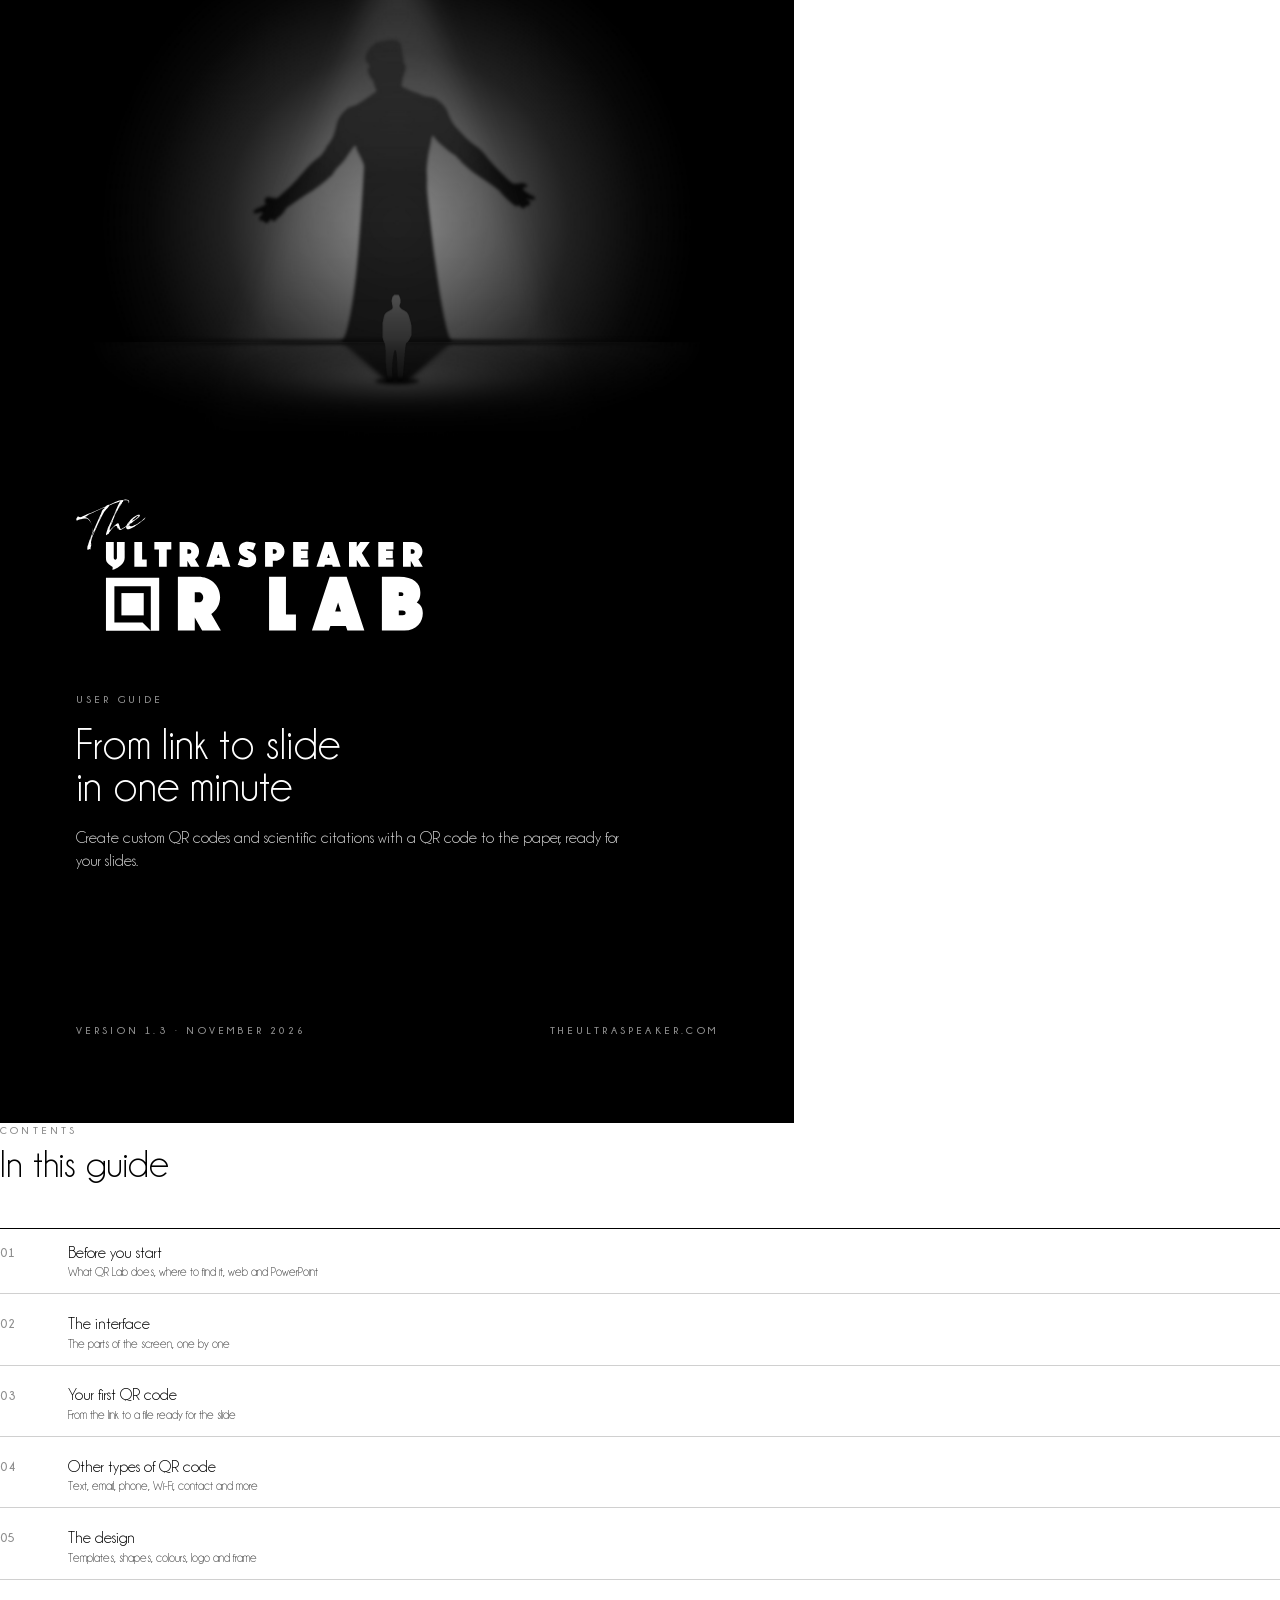
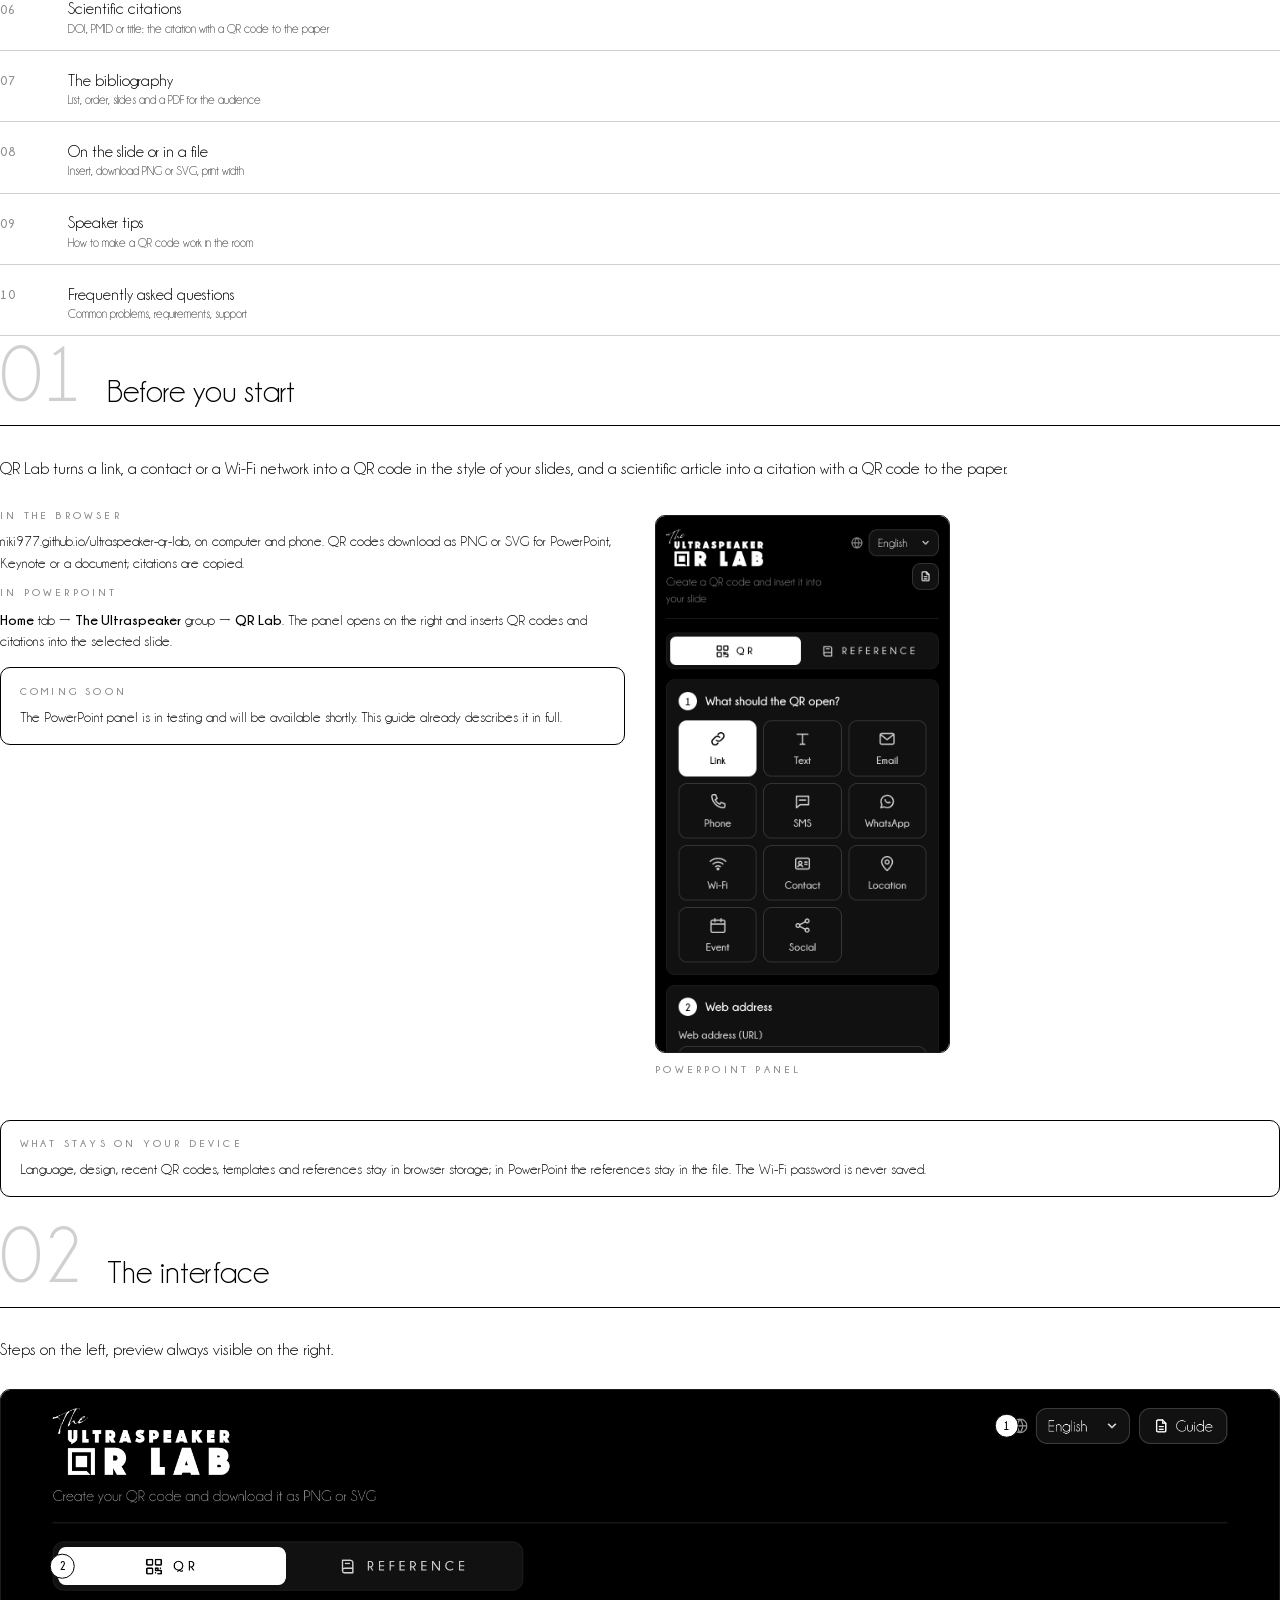
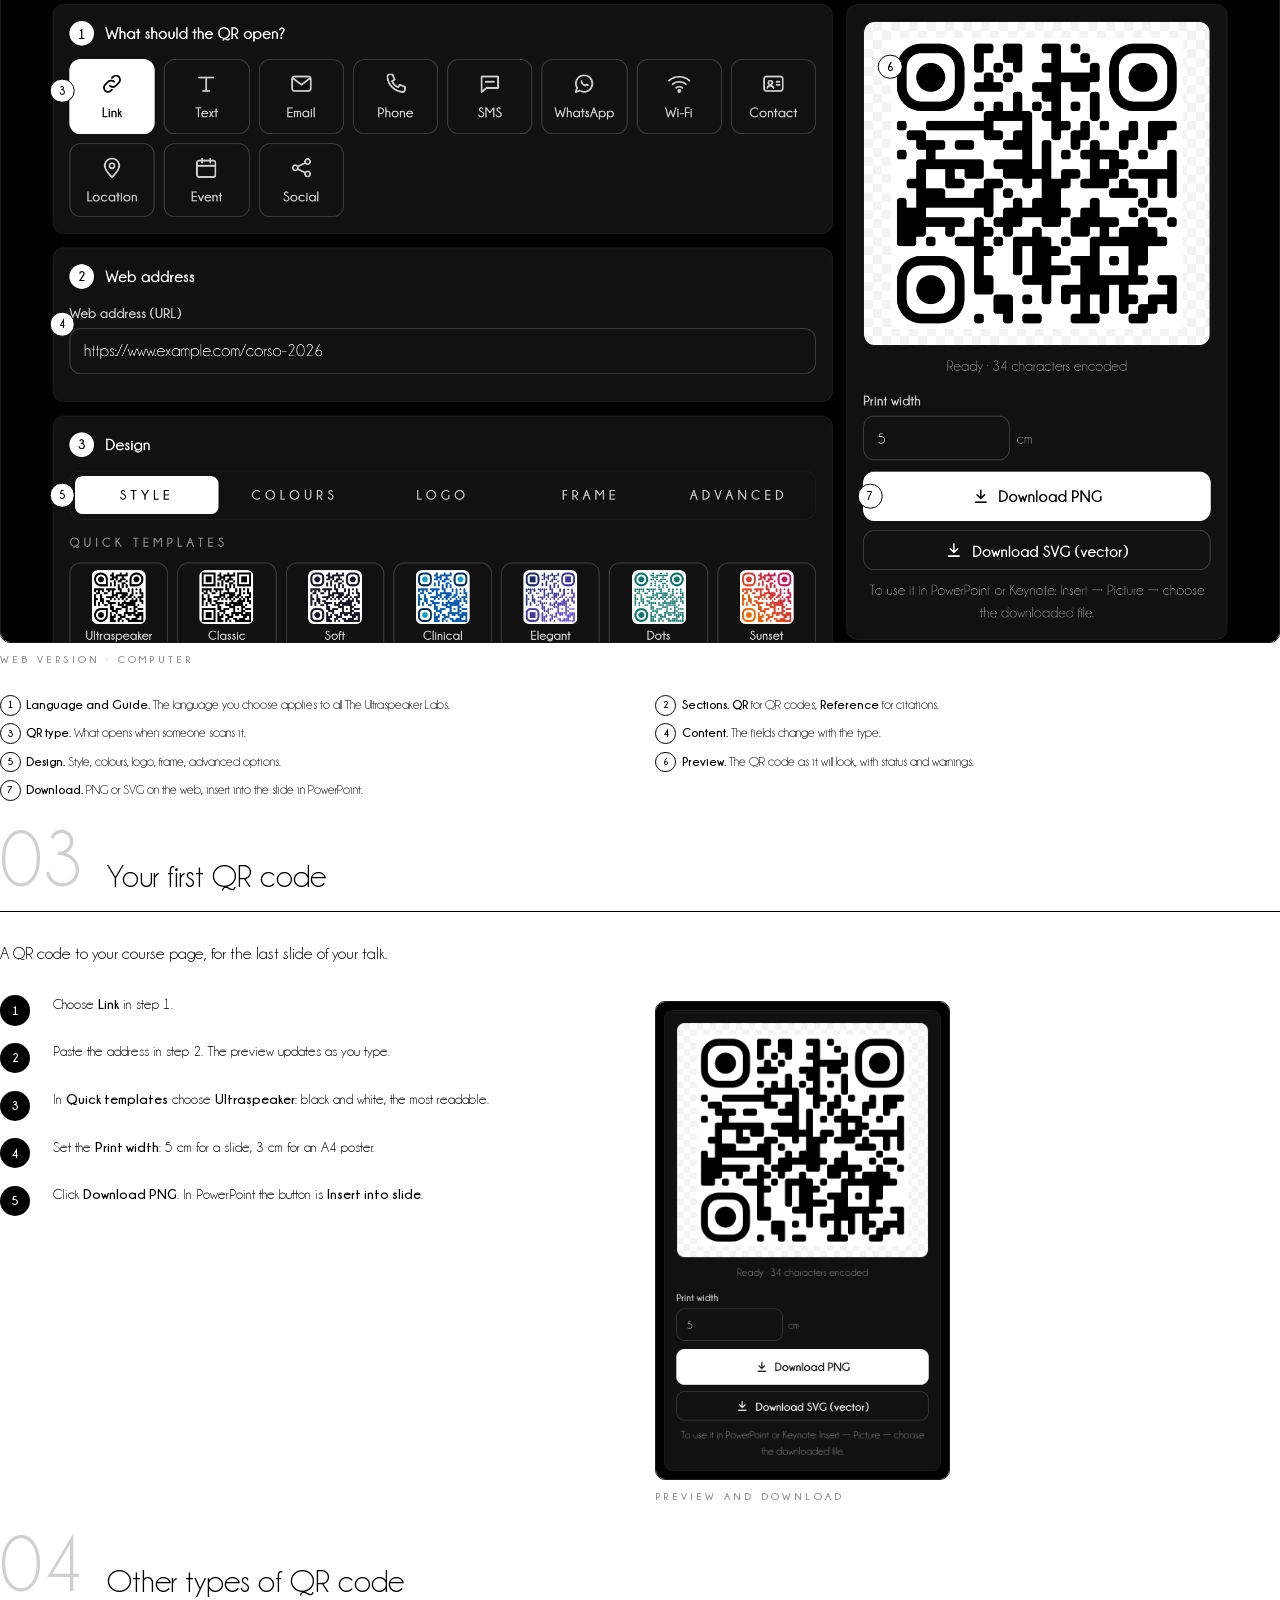
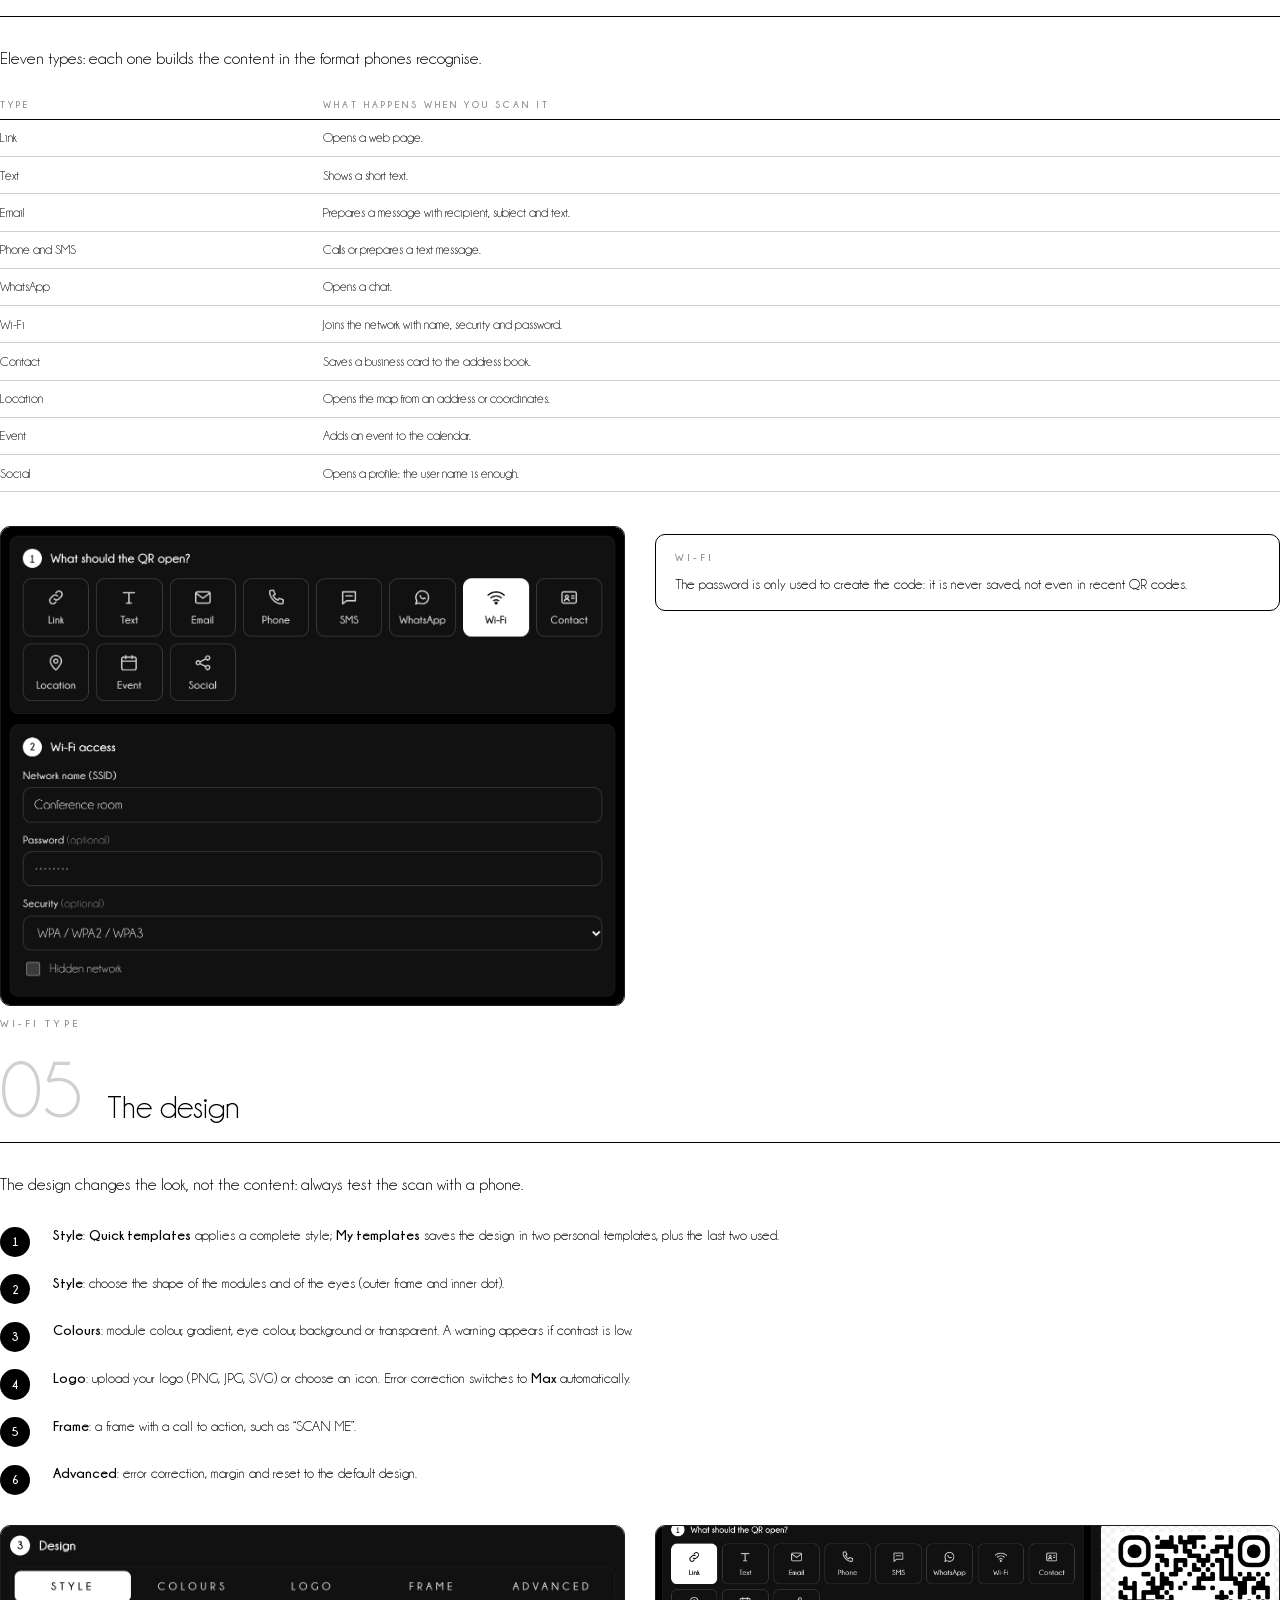
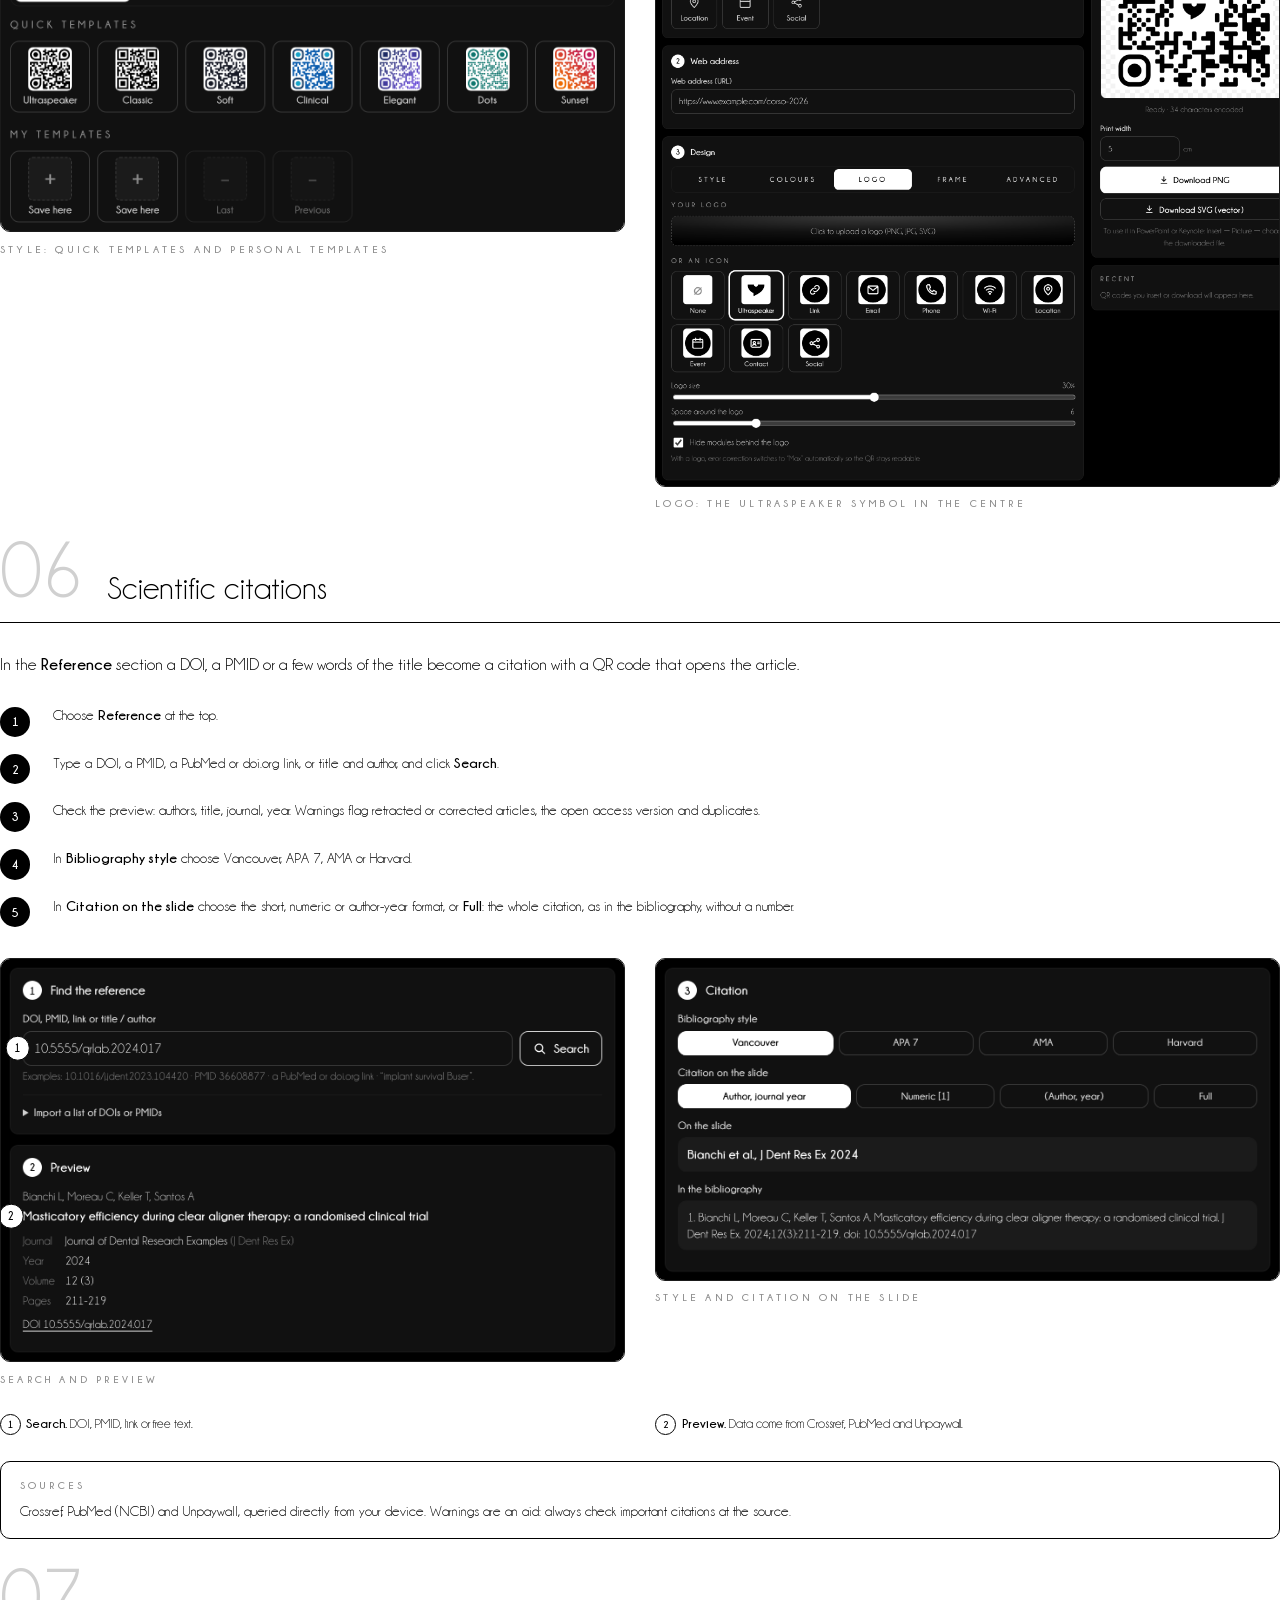
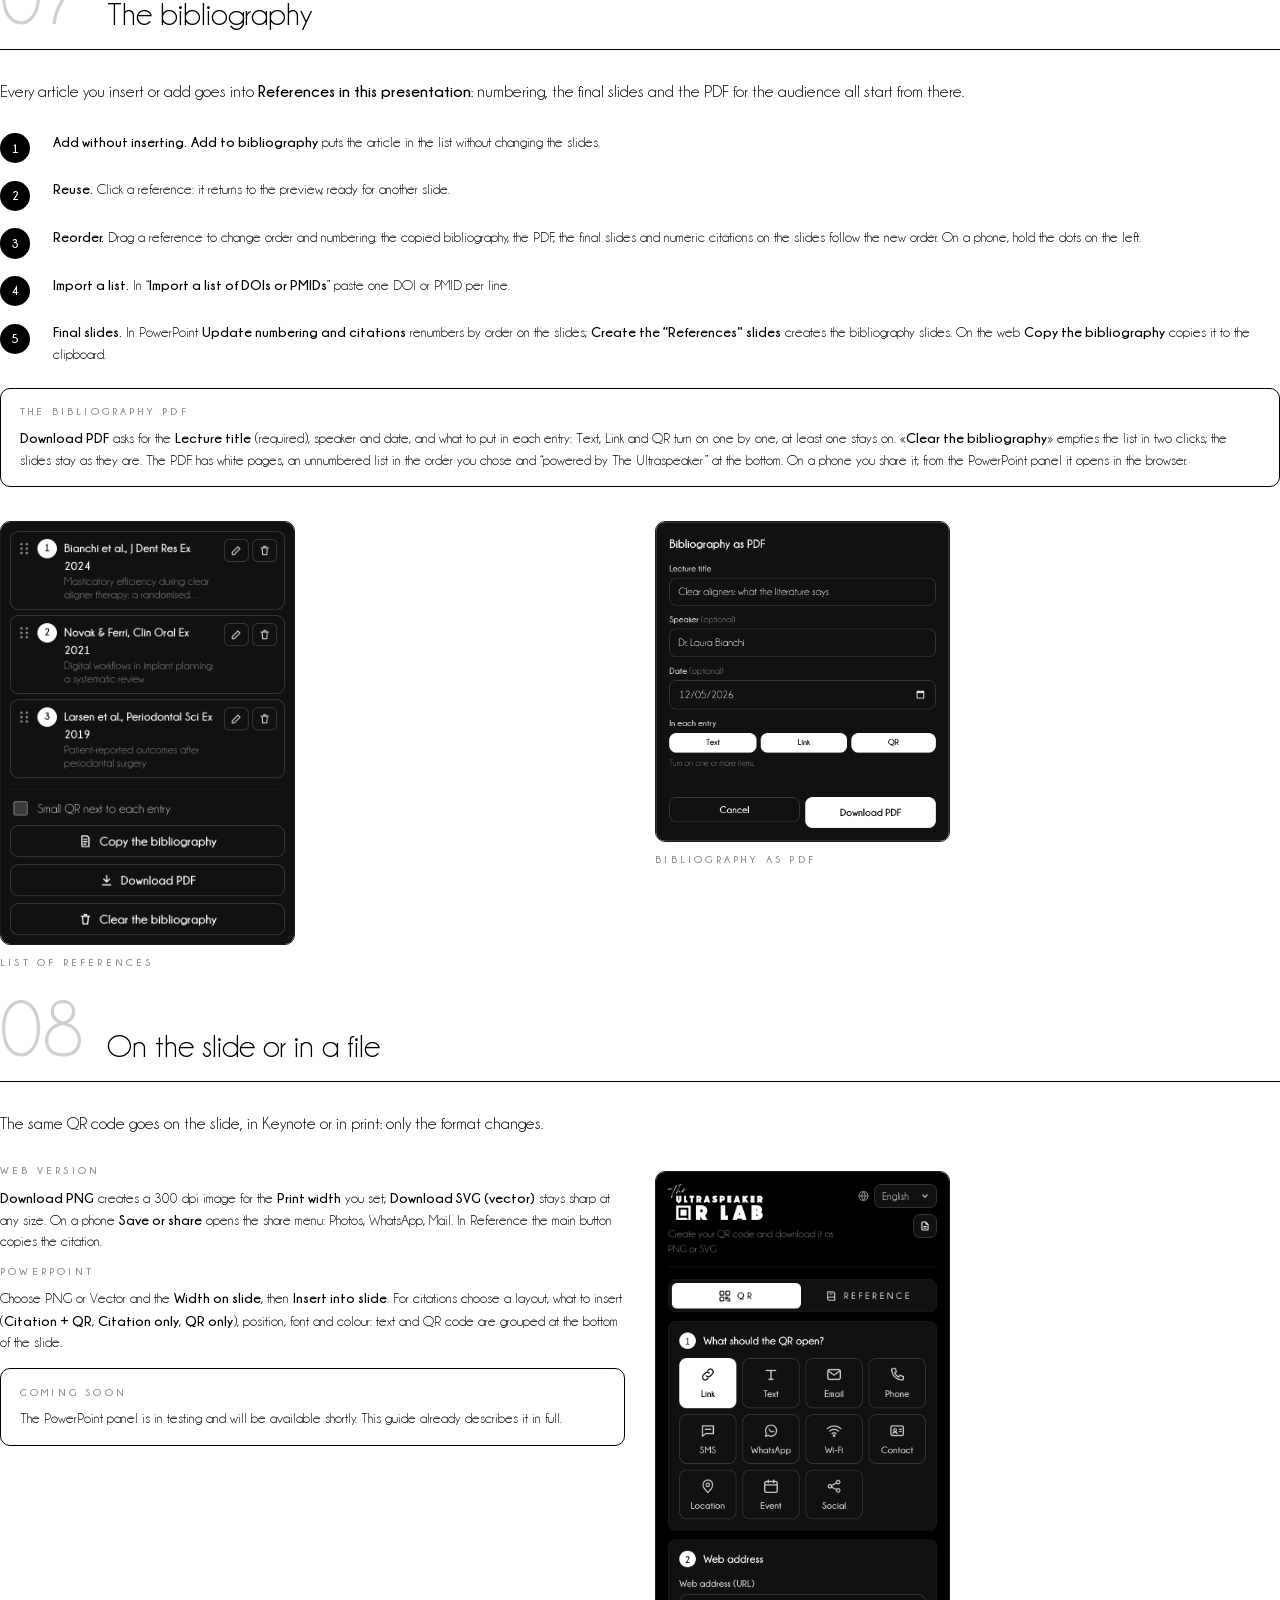
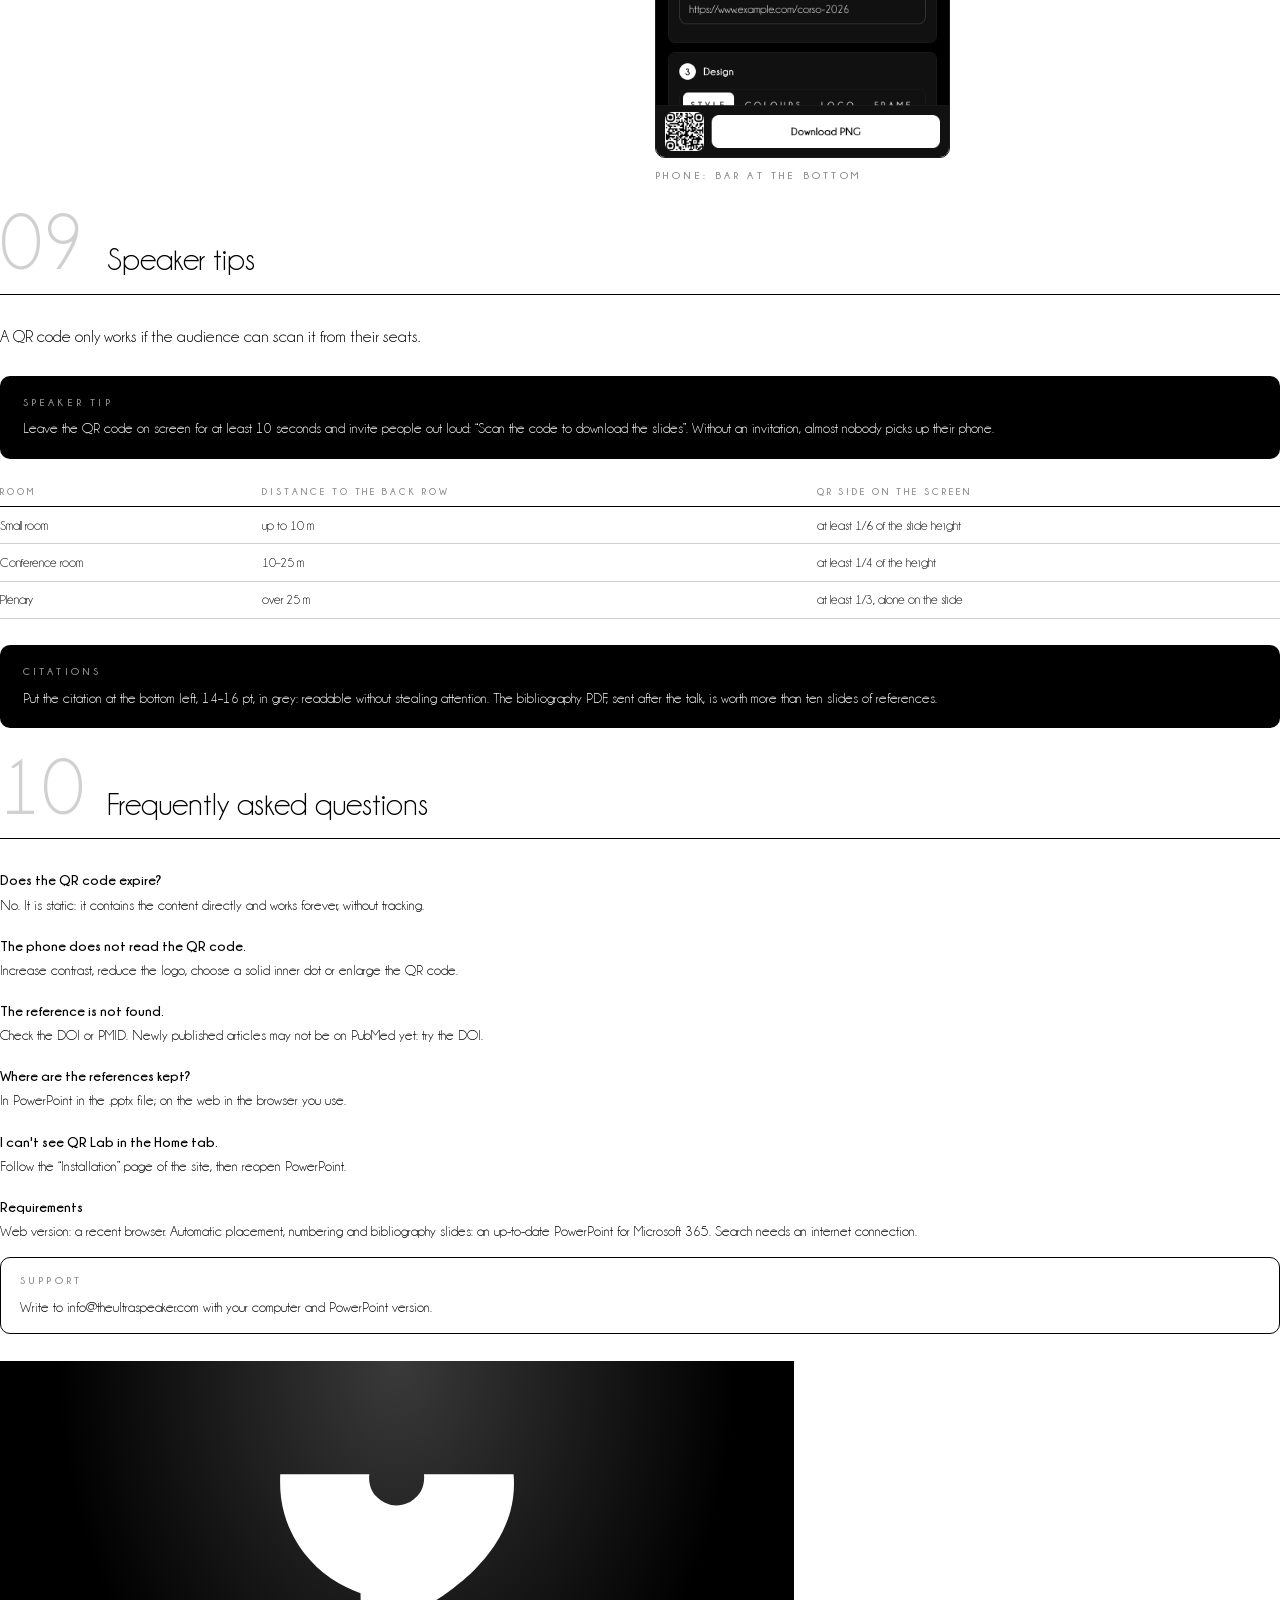
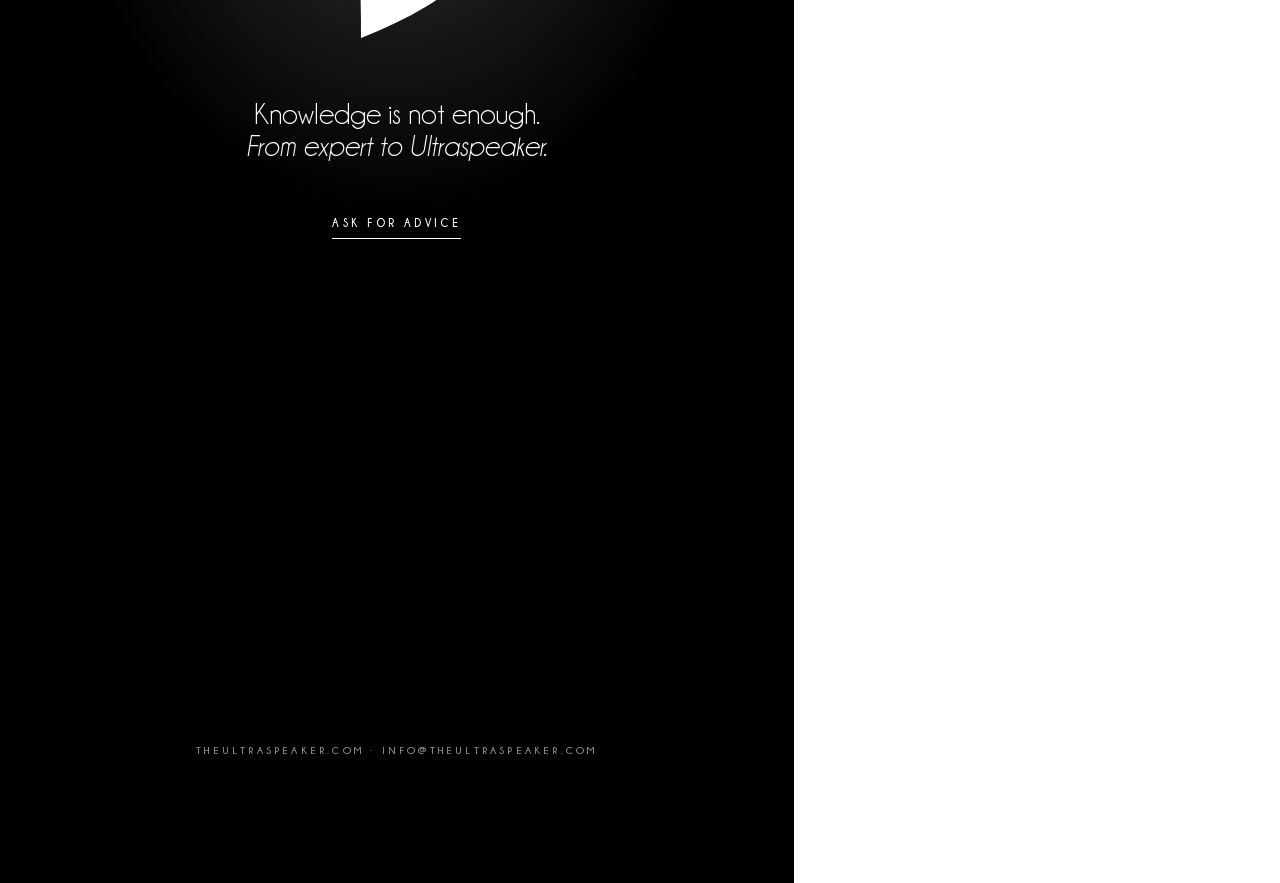
<file: guide/src/guide.en.html>
<!doctype html>
<html lang="en">
<head>
<meta charset="utf-8">
<title>The Ultraspeaker QR Lab · User guide</title>
<link rel="stylesheet" href="../../shared/guide/ultraspeaker-guide.css">
<style>@page{@bottom-left{content:"THE ULTRASPEAKER  ·  QR LAB  ·  GUIDE";font:700 7pt "Champagne & Limousines",sans-serif;letter-spacing:.32em;color:#8E8E8E;vertical-align:top;padding-top:6mm}}</style>
</head>
<body>

<section class="g-cover">
  <img class="g-cover-shadow" src="../../shared/guide/the-shadow.jpg" alt="">
  <div class="g-cover-body">
    <img class="g-cover-logo" src="../../assets/qr-lab-logo.svg" alt="The Ultraspeaker QR Lab">
    <p class="g-cover-kicker">User guide</p>
    <h1 class="g-cover-title">From link to slide<br>in one minute</h1>
    <p class="g-cover-sub">Create custom QR codes and scientific citations with a QR code to the paper, ready for your slides.</p>
    <div class="g-cover-meta"><span>Version 1.3 · November 2026</span><span>theultraspeaker.com</span></div>
  </div>
</section>

<section class="g-toc">
  <p class="g-label">Contents</p>
  <h1>In this guide</h1>
  <ol>
    <li><span>01</span><span>Before you start<small>What QR Lab does, where to find it, web and PowerPoint</small></span></li>
    <li><span>02</span><span>The interface<small>The parts of the screen, one by one</small></span></li>
    <li><span>03</span><span>Your first QR code<small>From the link to a file ready for the slide</small></span></li>
    <li><span>04</span><span>Other types of QR code<small>Text, email, phone, Wi-Fi, contact and more</small></span></li>
    <li><span>05</span><span>The design<small>Templates, shapes, colours, logo and frame</small></span></li>
    <li><span>06</span><span>Scientific citations<small>DOI, PMID or title: the citation with a QR code to the paper</small></span></li>
    <li><span>07</span><span>The bibliography<small>List, order, slides and a PDF for the audience</small></span></li>
    <li><span>08</span><span>On the slide or in a file<small>Insert, download PNG or SVG, print width</small></span></li>
    <li><span>09</span><span>Speaker tips<small>How to make a QR code work in the room</small></span></li>
    <li><span>10</span><span>Frequently asked questions<small>Common problems, requirements, support</small></span></li>
  </ol>
</section>

<section class="g-chapter">
  <div class="g-chapter-head"><span class="g-chapter-num">01</span><h2 class="g-chapter-title">Before you start</h2></div>
  <p class="g-chapter-lead">QR Lab turns a link, a contact or a Wi-Fi network into a QR code in the style of your slides, and a scientific article into a citation with a QR code to the paper.</p>
  <div class="g-cols">
    <div>
      <p class="g-label">In the browser</p>
      <p>niki977.github.io/ultraspeaker-qr-lab, on computer and phone. QR codes download as PNG or SVG for PowerPoint, Keynote or a document; citations are copied.</p>
      <p class="g-label">In PowerPoint</p>
      <p><b>Home</b> tab → <b>The Ultraspeaker</b> group → <b>QR Lab</b>. The panel opens on the right and inserts QR codes and citations into the selected slide.</p>
  <div class="g-note"><p class="g-label">Coming soon</p><p>The PowerPoint panel is in testing and will be available shortly. This guide already describes it in full.</p></div>
    </div>
  <figure class="g-shot g-shot--panel">
    <div class="g-shot-frame"><img src="../img/en/01-panel.png" alt=""></div>
    <figcaption>PowerPoint panel</figcaption>
  </figure>
  </div>
  <div class="g-note"><p class="g-label">What stays on your device</p><p>Language, design, recent QR codes, templates and references stay in browser storage; in PowerPoint the references stay in the file. The Wi-Fi password is never saved.</p></div>
</section>
<section class="g-chapter">
  <div class="g-chapter-head"><span class="g-chapter-num">02</span><h2 class="g-chapter-title">The interface</h2></div>
  <p class="g-chapter-lead">Steps on the left, preview always visible on the right.</p>
  <figure class="g-shot">
    <div class="g-shot-frame"><img src="../img/en/01-web.png" alt=""><span class="g-pin" style="left:78.7%;top:4.2%">1</span><span class="g-pin" style="left:4.8%;top:20.7%">2</span><span class="g-pin" style="left:4.8%;top:35.3%">3</span><span class="g-pin" style="left:4.8%;top:62.7%">4</span><span class="g-pin" style="left:4.8%;top:82.8%">5</span><span class="g-pin" style="left:69.6%;top:32.5%">6</span><span class="g-pin" style="left:68%;top:82.9%">7</span></div>
    <figcaption>Web version · computer</figcaption>
  </figure>
  <ol class="g-legend">
    <li><span>1</span><span><b>Language and Guide.</b> The language you choose applies to all The Ultraspeaker Labs.</span></li>
    <li><span>2</span><span><b>Sections.</b> <b>QR</b> for QR codes, <b>Reference</b> for citations.</span></li>
    <li><span>3</span><span><b>QR type.</b> What opens when someone scans it.</span></li>
    <li><span>4</span><span><b>Content.</b> The fields change with the type.</span></li>
    <li><span>5</span><span><b>Design.</b> Style, colours, logo, frame, advanced options.</span></li>
    <li><span>6</span><span><b>Preview.</b> The QR code as it will look, with status and warnings.</span></li>
    <li><span>7</span><span><b>Download.</b> PNG or SVG on the web, insert into the slide in PowerPoint.</span></li>
  </ol>
</section>
<section class="g-chapter">
  <div class="g-chapter-head"><span class="g-chapter-num">03</span><h2 class="g-chapter-title">Your first QR code</h2></div>
  <p class="g-chapter-lead">A QR code to your course page, for the last slide of your talk.</p>
  <div class="g-cols">
    <ol class="g-steps">
      <li><div>Choose <b>Link</b> in step 1.</div></li>
      <li><div>Paste the address in step 2. The preview updates as you type.</div></li>
      <li><div>In <b>Quick templates</b> choose <b><b>Ultraspeaker</b></b>: black and white, the most readable.</div></li>
      <li><div>Set the <b>Print width</b>: 5 cm for a slide, 3 cm for an A4 poster.</div></li>
      <li><div>Click <b>Download PNG</b>. In PowerPoint the button is <b>Insert into slide</b>.</div></li>
    </ol>
  <figure class="g-shot g-shot--panel">
    <div class="g-shot-frame"><img src="../img/en/03-preview.png" alt=""></div>
    <figcaption>Preview and download</figcaption>
  </figure>
  </div>
</section>
<section class="g-chapter">
  <div class="g-chapter-head"><span class="g-chapter-num">04</span><h2 class="g-chapter-title">Other types of QR code</h2></div>
  <p class="g-chapter-lead">Eleven types: each one builds the content in the format phones recognise.</p>
  <table>
    <tr><th>Type</th><th>What happens when you scan it</th></tr><tr><td>Link</td><td>Opens a web page.</td></tr><tr><td>Text</td><td>Shows a short text.</td></tr><tr><td>Email</td><td>Prepares a message with recipient, subject and text.</td></tr><tr><td>Phone and SMS</td><td>Calls or prepares a text message.</td></tr><tr><td>WhatsApp</td><td>Opens a chat.</td></tr><tr><td>Wi-Fi</td><td>Joins the network with name, security and password.</td></tr><tr><td>Contact</td><td>Saves a business card to the address book.</td></tr><tr><td>Location</td><td>Opens the map from an address or coordinates.</td></tr><tr><td>Event</td><td>Adds an event to the calendar.</td></tr><tr><td>Social</td><td>Opens a profile: the user name is enough.</td></tr>
  </table>
  <div class="g-cols">
  <figure class="g-shot">
    <div class="g-shot-frame"><img src="../img/en/04-wifi.png" alt=""></div>
    <figcaption>Wi-Fi type</figcaption>
  </figure>
  <div class="g-note"><p class="g-label">Wi-Fi</p><p>The password is only used to create the code: it is never saved, not even in recent QR codes.</p></div>
  </div>
</section>
<section class="g-chapter">
  <div class="g-chapter-head"><span class="g-chapter-num">05</span><h2 class="g-chapter-title">The design</h2></div>
  <p class="g-chapter-lead">The design changes the look, not the content: always test the scan with a phone.</p>
  <ol class="g-steps">
      <li><div><b><b>Style</b></b>: <b>Quick templates</b> applies a complete style; <b>My templates</b> saves the design in two personal templates, plus the last two used.</div></li>
      <li><div><b><b>Style</b></b>: choose the shape of the modules and of the eyes (outer frame and inner dot).</div></li>
      <li><div><b><b>Colours</b></b>: module colour, gradient, eye colour, background or transparent. A warning appears if contrast is low.</div></li>
      <li><div><b><b>Logo</b></b>: upload your logo (PNG, JPG, SVG) or choose an icon. Error correction switches to <b>Max</b> automatically.</div></li>
      <li><div><b><b>Frame</b></b>: a frame with a call to action, such as “SCAN ME”.</div></li>
      <li><div><b><b>Advanced</b></b>: error correction, margin and reset to the default design.</div></li>
    </ol>
  <div class="g-cols">
  <figure class="g-shot">
    <div class="g-shot-frame"><img src="../img/en/05-style.png" alt=""></div>
    <figcaption>Style: quick templates and personal templates</figcaption>
  </figure>
  <figure class="g-shot">
    <div class="g-shot-frame"><img src="../img/en/05-logo.png" alt=""></div>
    <figcaption>Logo: The Ultraspeaker symbol in the centre</figcaption>
  </figure>
  </div>
</section>
<section class="g-chapter">
  <div class="g-chapter-head"><span class="g-chapter-num">06</span><h2 class="g-chapter-title">Scientific citations</h2></div>
  <p class="g-chapter-lead">In the <b>Reference</b> section a DOI, a PMID or a few words of the title become a citation with a QR code that opens the article.</p>
  <ol class="g-steps">
      <li><div>Choose <b>Reference</b> at the top.</div></li>
      <li><div>Type a DOI, a PMID, a PubMed or doi.org link, or title and author, and click <b>Search</b>.</div></li>
      <li><div>Check the preview: authors, title, journal, year. Warnings flag retracted or corrected articles, the open access version and duplicates.</div></li>
      <li><div>In <b>Bibliography style</b> choose Vancouver, APA 7, AMA or Harvard.</div></li>
      <li><div>In <b>Citation on the slide</b> choose the short, numeric or author-year format, or <b>Full</b>: the whole citation, as in the bibliography, without a number.</div></li>
    </ol>
  <div class="g-cols">
  <figure class="g-shot">
    <div class="g-shot-frame"><img src="../img/en/06-search.png" alt=""><span class="g-pin" style="left:2.7%;top:22.2%">1</span><span class="g-pin" style="left:1.6%;top:64%">2</span></div>
    <figcaption>Search and preview</figcaption>
  </figure>
  <figure class="g-shot">
    <div class="g-shot-frame"><img src="../img/en/06-cite.png" alt=""></div>
    <figcaption>Style and citation on the slide</figcaption>
  </figure>
  </div>
  <ol class="g-legend">
    <li><span>1</span><span><b>Search.</b> DOI, PMID, link or free text.</span></li>
    <li><span>2</span><span><b>Preview.</b> Data come from Crossref, PubMed and Unpaywall.</span></li>
  </ol>
  <div class="g-note"><p class="g-label">Sources</p><p>Crossref, PubMed (NCBI) and Unpaywall, queried directly from your device. Warnings are an aid: always check important citations at the source.</p></div>
</section>
<section class="g-chapter">
  <div class="g-chapter-head"><span class="g-chapter-num">07</span><h2 class="g-chapter-title">The bibliography</h2></div>
  <p class="g-chapter-lead">Every article you insert or add goes into <b>References in this presentation</b>: numbering, the final slides and the PDF for the audience all start from there.</p>
  <ol class="g-steps">
      <li><div><b>Add without inserting.</b> <b>Add to bibliography</b> puts the article in the list without changing the slides.</div></li>
      <li><div><b>Reuse.</b> Click a reference: it returns to the preview, ready for another slide.</div></li>
      <li><div><b>Reorder.</b> Drag a reference to change order and numbering: the copied bibliography, the PDF, the final slides and numeric citations on the slides follow the new order. On a phone, hold the dots on the left.</div></li>
      <li><div><b>Import a list.</b> In “<b>Import a list of DOIs or PMIDs</b>” paste one DOI or PMID per line.</div></li>
      <li><div><b>Final slides.</b> In PowerPoint <b>Update numbering and citations</b> renumbers by order on the slides; <b>Create the “References” slides</b> creates the bibliography slides. On the web <b>Copy the bibliography</b> copies it to the clipboard.</div></li>
    </ol>
  <div class="g-note"><p class="g-label">The bibliography PDF</p><p><b>Download PDF</b> asks for the <b>Lecture title</b> (required), speaker and date, and what to put in each entry: Text, Link and QR turn on one by one, at least one stays on. «<b>Clear the bibliography</b>» empties the list in two clicks; the slides stay as they are. The PDF has white pages, an unnumbered list in the order you chose and “powered by The Ultraspeaker” at the bottom. On a phone you share it; from the PowerPoint panel it opens in the browser.</p></div>
  <div class="g-cols">
  <figure class="g-shot g-shot--panel">
    <div class="g-shot-frame"><img src="../img/en/07-list.png" alt=""></div>
    <figcaption>List of references</figcaption>
  </figure>
  <figure class="g-shot g-shot--panel">
    <div class="g-shot-frame"><img src="../img/en/07-pdf.png" alt=""></div>
    <figcaption>Bibliography as PDF</figcaption>
  </figure>
  </div>
</section>
<section class="g-chapter">
  <div class="g-chapter-head"><span class="g-chapter-num">08</span><h2 class="g-chapter-title">On the slide or in a file</h2></div>
  <p class="g-chapter-lead">The same QR code goes on the slide, in Keynote or in print: only the format changes.</p>
  <div class="g-cols">
    <div>
      <p class="g-label">Web version</p>
      <p><b>Download PNG</b> creates a 300 dpi image for the <b>Print width</b> you set; <b>Download SVG (vector)</b> stays sharp at any size. On a phone <b>Save or share</b> opens the share menu: Photos, WhatsApp, Mail. In Reference the main button copies the citation.</p>
      <p class="g-label">PowerPoint</p>
      <p>Choose PNG or Vector and the <b>Width on slide</b>, then <b>Insert into slide</b>. For citations choose a layout, what to insert (<b>Citation + QR</b>, <b>Citation only</b>, <b>QR only</b>), position, font and colour: text and QR code are grouped at the bottom of the slide.</p>
  <div class="g-note"><p class="g-label">Coming soon</p><p>The PowerPoint panel is in testing and will be available shortly. This guide already describes it in full.</p></div>
    </div>
  <figure class="g-shot g-shot--panel">
    <div class="g-shot-frame"><img src="../img/en/08-phone.png" alt=""></div>
    <figcaption>Phone: bar at the bottom</figcaption>
  </figure>
  </div>
</section>
<section class="g-chapter">
  <div class="g-chapter-head"><span class="g-chapter-num">09</span><h2 class="g-chapter-title">Speaker tips</h2></div>
  <p class="g-chapter-lead">A QR code only works if the audience can scan it from their seats.</p>
  <div class="g-tip"><p class="g-label">Speaker tip</p><p>Leave the QR code on screen for at least 10 seconds and invite people out loud: “Scan the code to download the slides”. Without an invitation, almost nobody picks up their phone.</p></div>
  <table>
    <tr><th>Room</th><th>Distance to the back row</th><th>QR side on the screen</th></tr><tr><td>Small room</td><td>up to 10 m</td><td>at least 1/6 of the slide height</td></tr><tr><td>Conference room</td><td>10–25 m</td><td>at least 1/4 of the height</td></tr><tr><td>Plenary</td><td>over 25 m</td><td>at least 1/3, alone on the slide</td></tr>
  </table>
  <div class="g-tip"><p class="g-label">Citations</p><p>Put the citation at the bottom left, 14–16 pt, in grey: readable without stealing attention. The bibliography PDF, sent after the talk, is worth more than ten slides of references.</p></div>
</section>
<section class="g-chapter">
  <div class="g-chapter-head"><span class="g-chapter-num">10</span><h2 class="g-chapter-title">Frequently asked questions</h2></div>
  <dl class="g-faq">
    <dt>Does the QR code expire?</dt>
    <dd>No. It is static: it contains the content directly and works forever, without tracking.</dd>
    <dt>The phone does not read the QR code.</dt>
    <dd>Increase contrast, reduce the logo, choose a solid inner dot or enlarge the QR code.</dd>
    <dt>The reference is not found.</dt>
    <dd>Check the DOI or PMID. Newly published articles may not be on PubMed yet: try the DOI.</dd>
    <dt>Where are the references kept?</dt>
    <dd>In PowerPoint in the .pptx file; on the web in the browser you use.</dd>
    <dt>I can't see QR Lab in the Home tab.</dt>
    <dd>Follow the “Installation” page of the site, then reopen PowerPoint.</dd>
    <dt>Requirements</dt>
    <dd>Web version: a recent browser. Automatic placement, numbering and bibliography slides: an up-to-date PowerPoint for Microsoft 365. Search needs an internet connection.</dd>
  </dl>
  <div class="g-note"><p class="g-label">Support</p><p>Write to info@theultraspeaker.com with your computer and PowerPoint version.</p></div>
</section>

<section class="g-back">
  <img class="g-back-arena" src="../../shared/guide/arena-white.svg" alt="">
  <p class="g-back-claim">Knowledge is not enough.<br><i>From expert to Ultraspeaker.</i></p>
  <a class="g-back-cta" href="mailto:info@theultraspeaker.com?subject=Ask%20for%20advice">Ask for advice</a>
  <p class="g-back-contacts">theultraspeaker.com · info@theultraspeaker.com</p>
</section>

</body>
</html>
</file>
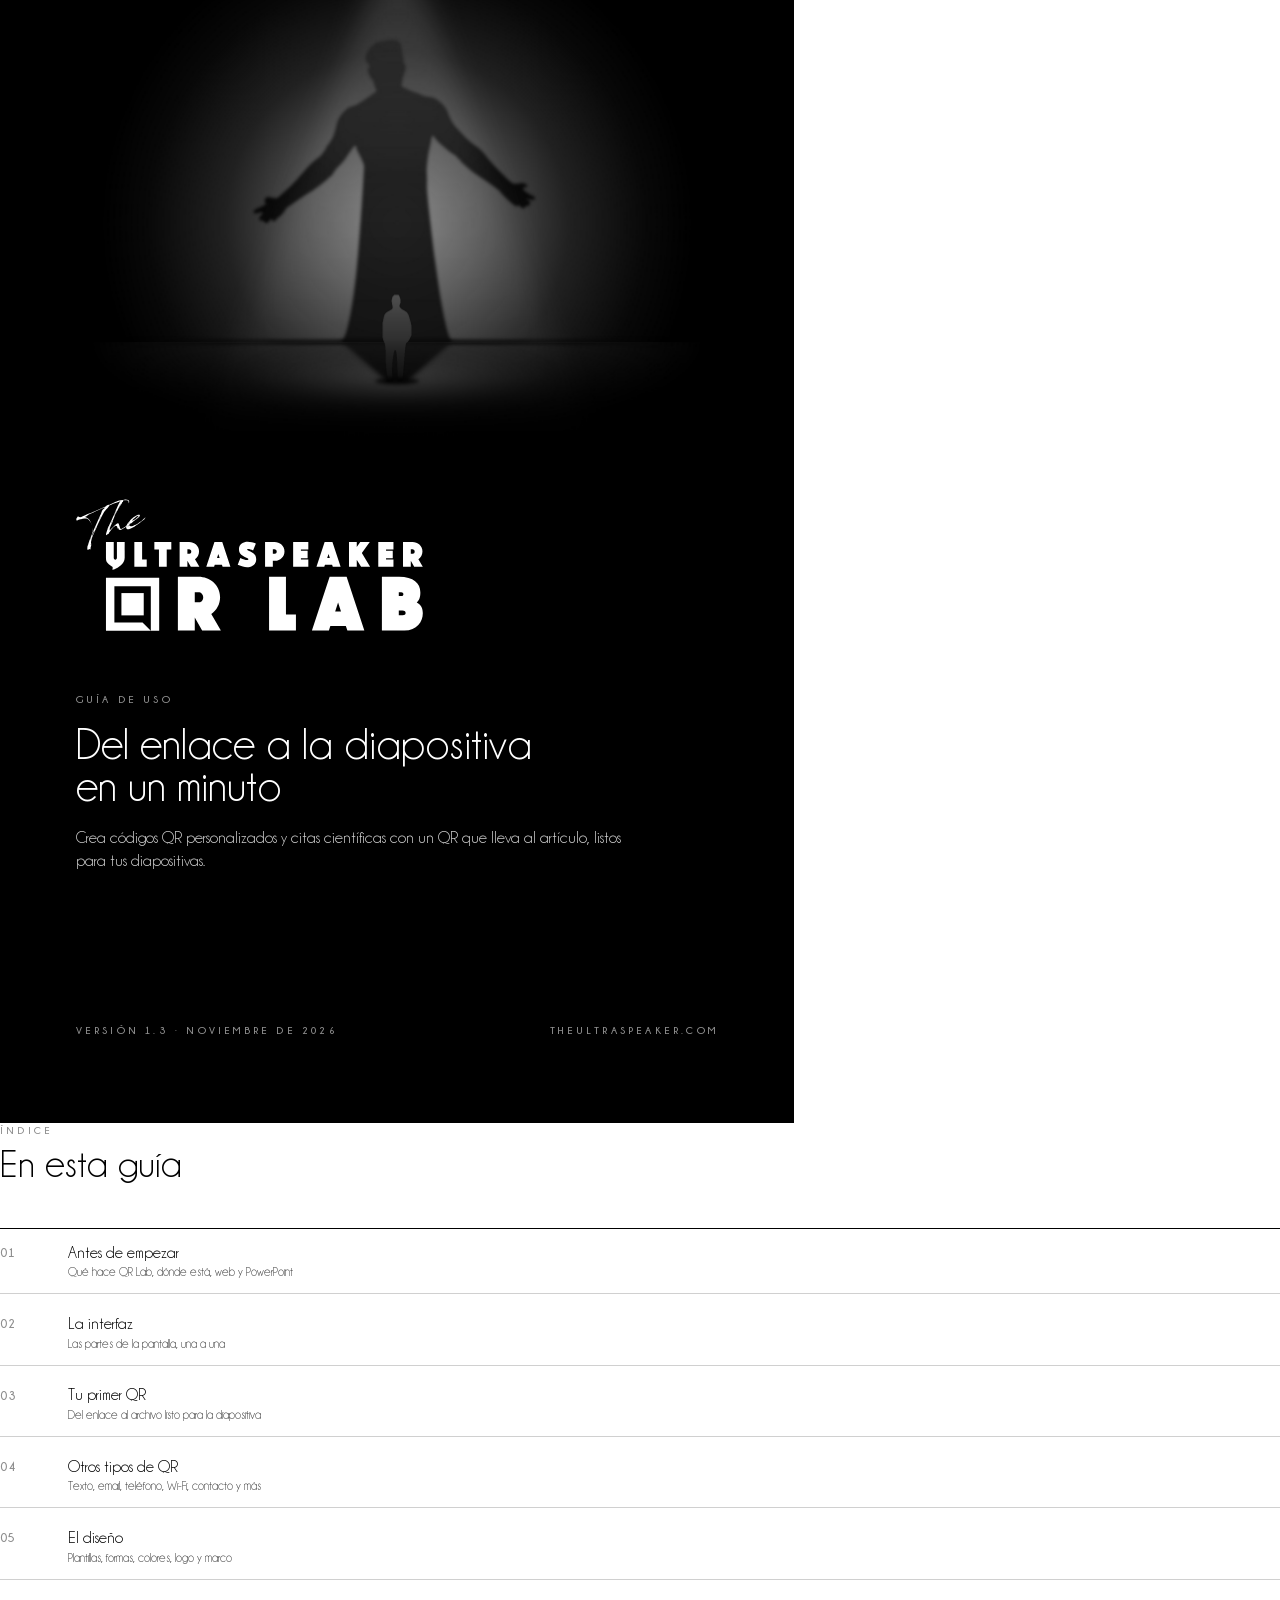
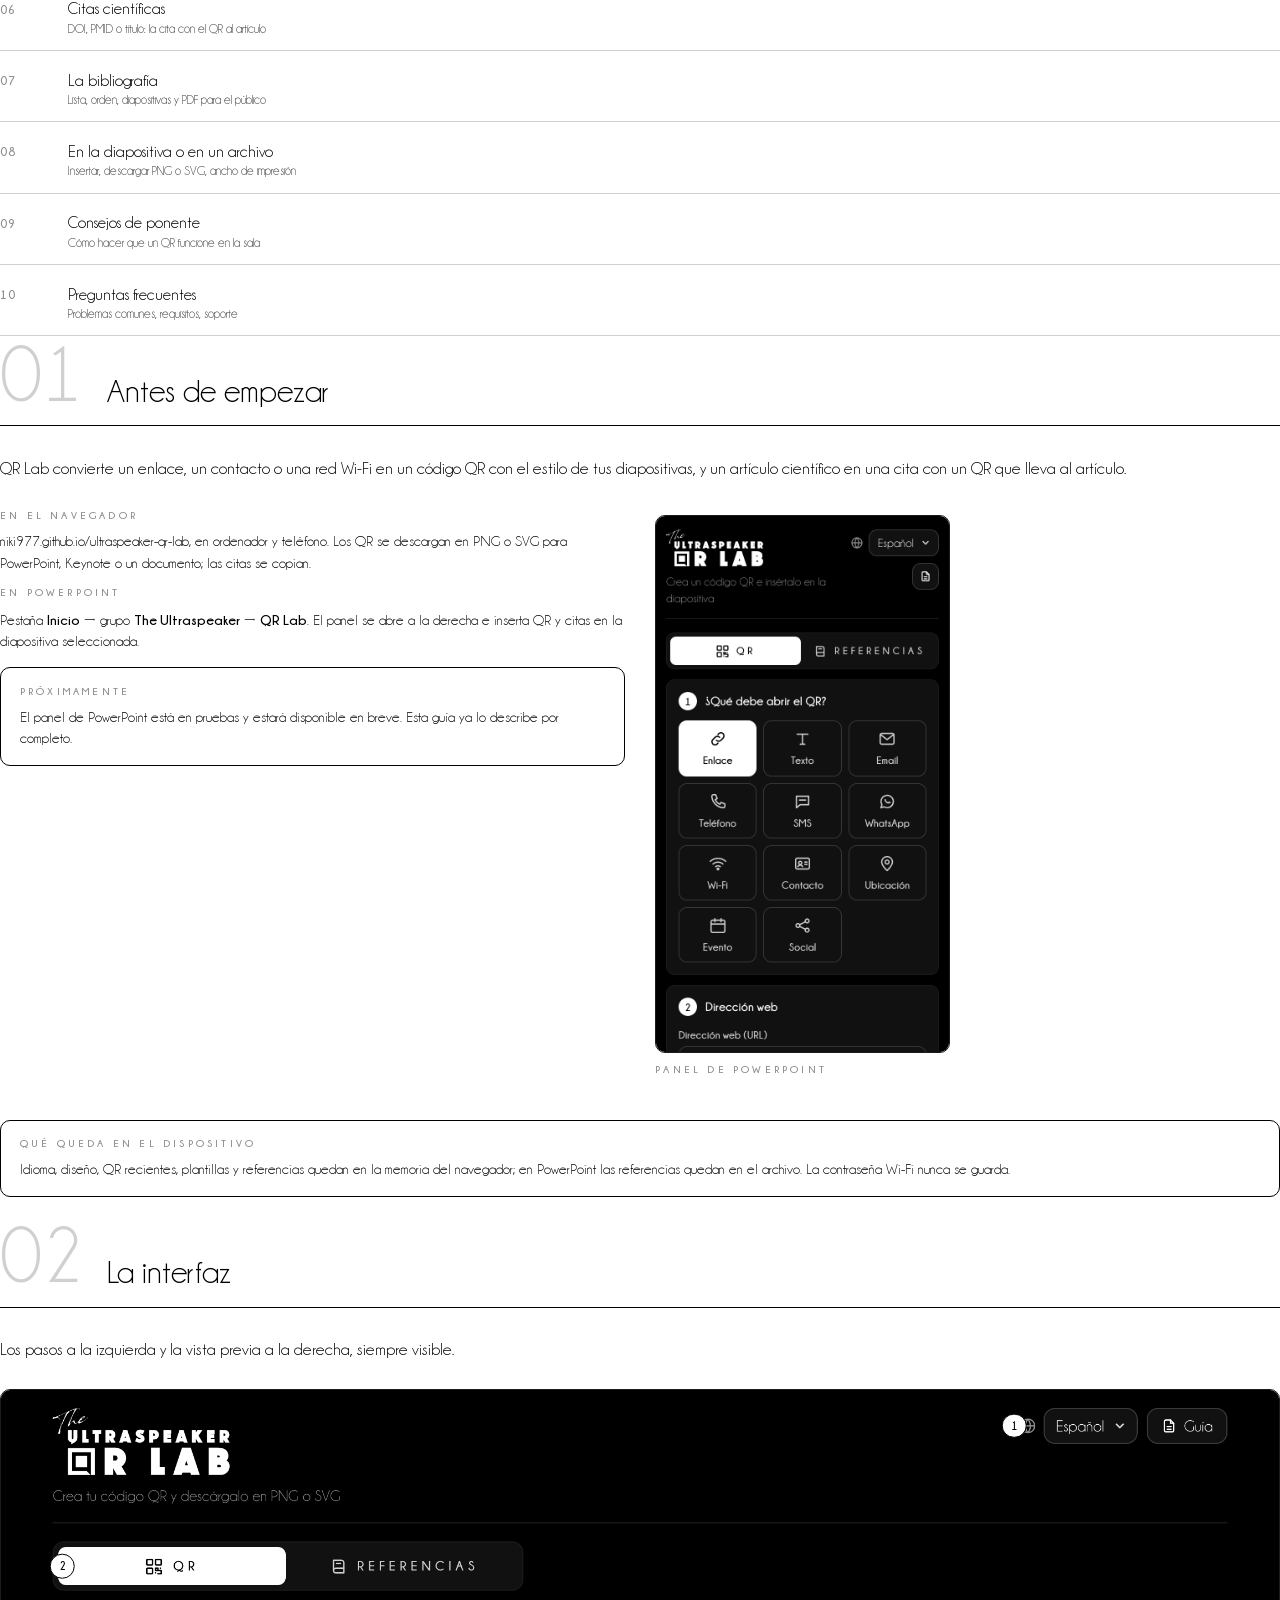
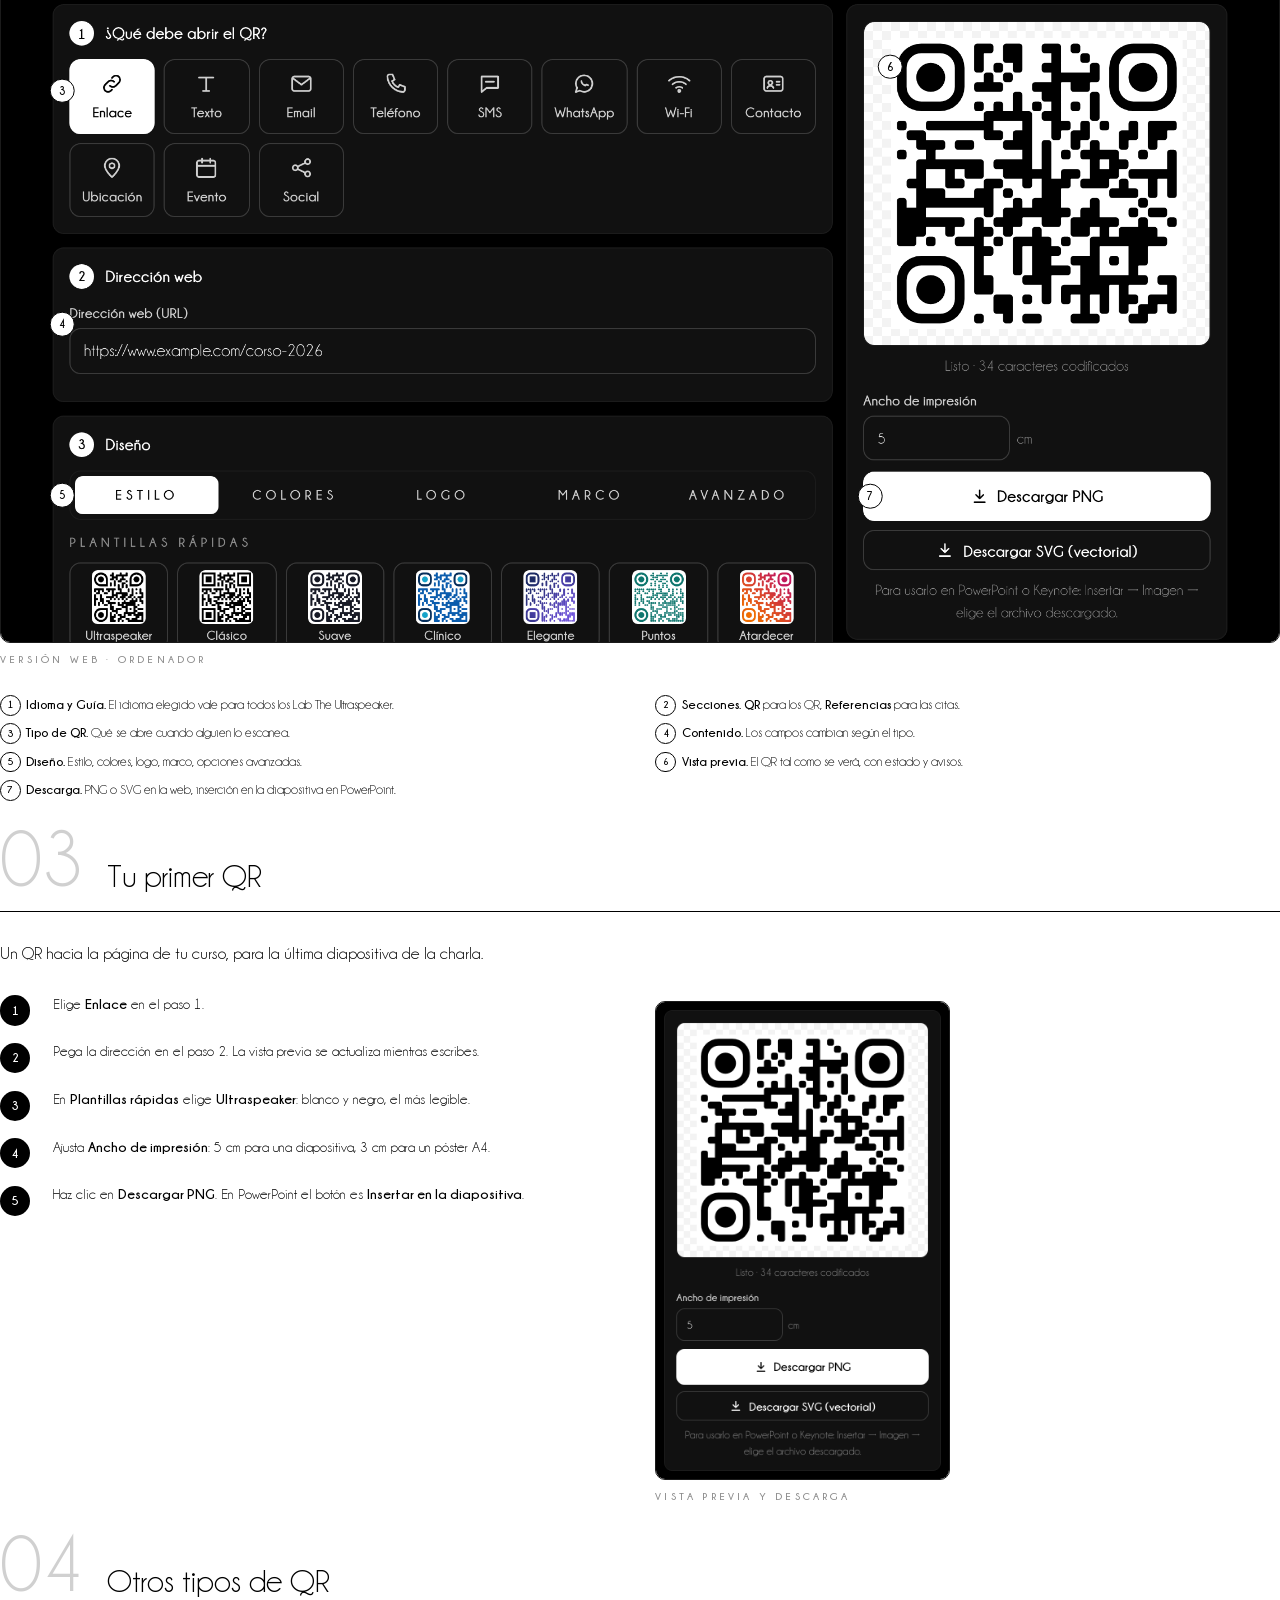
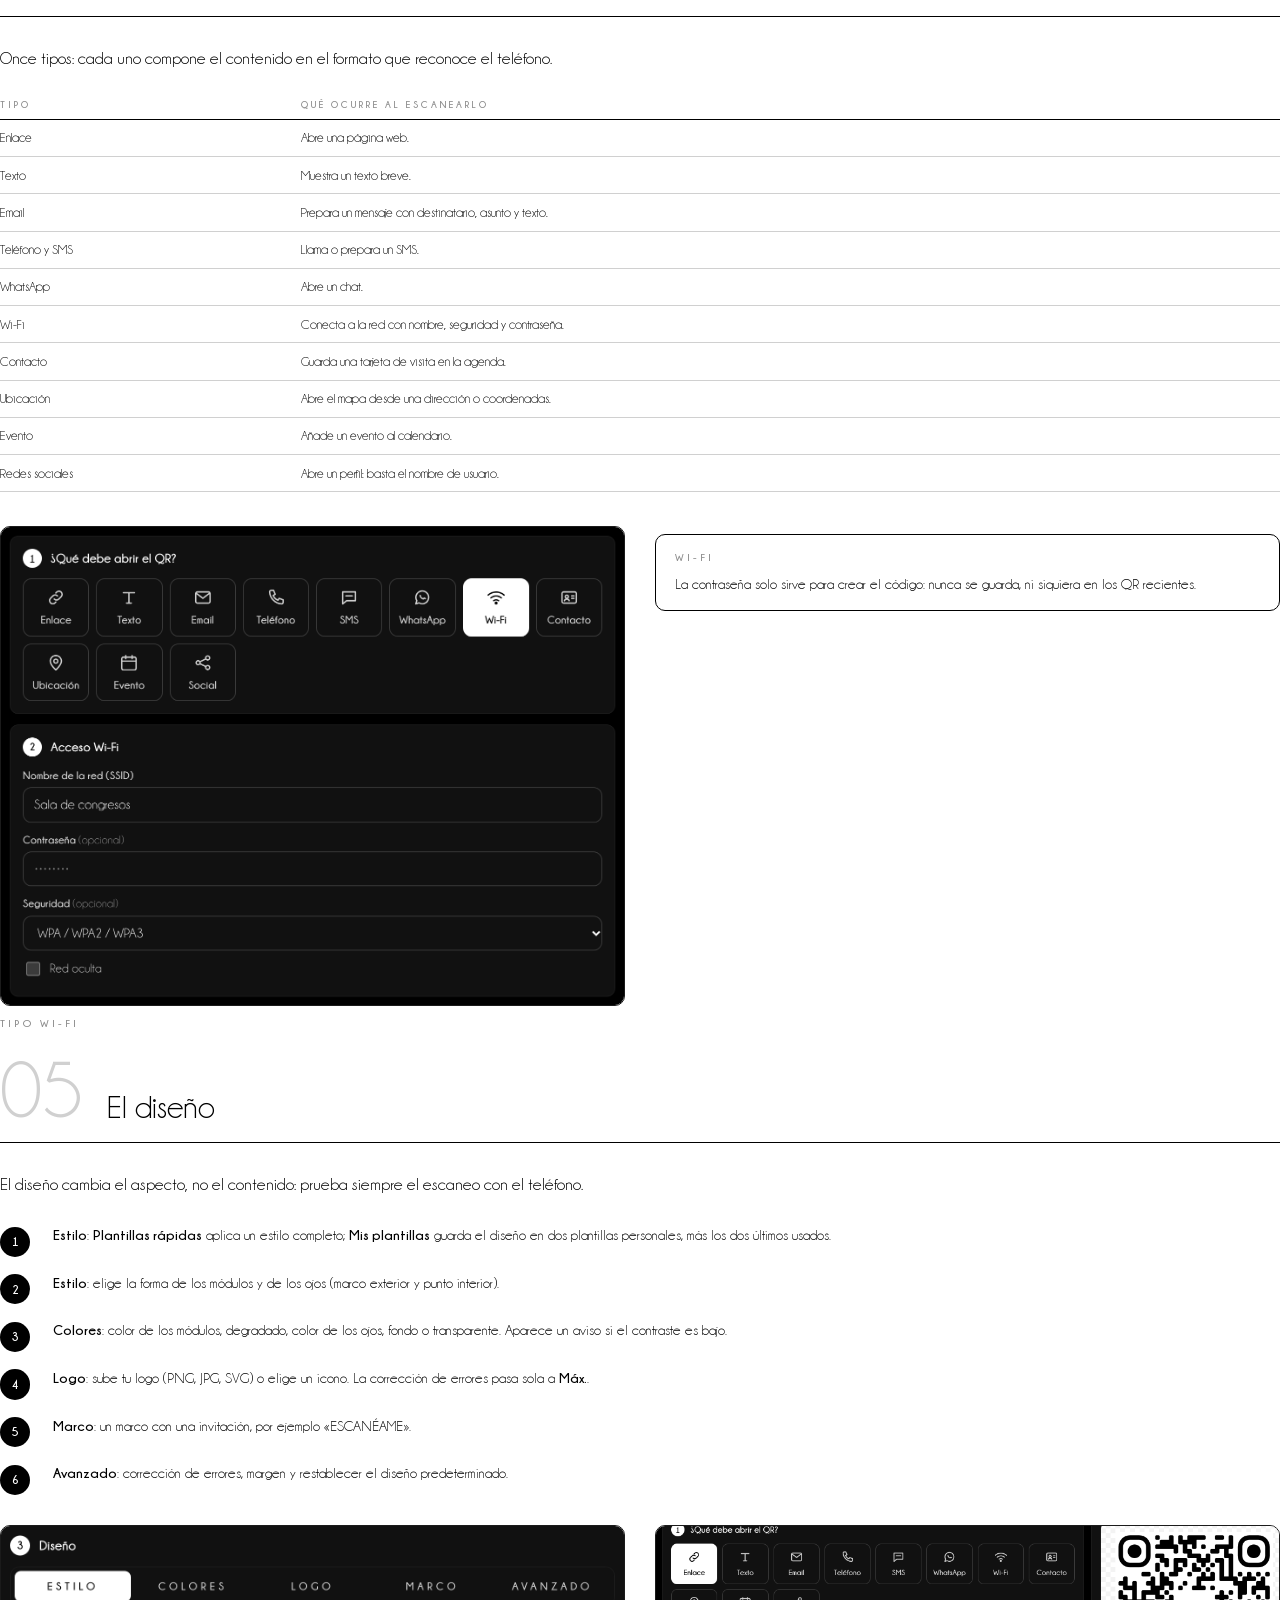
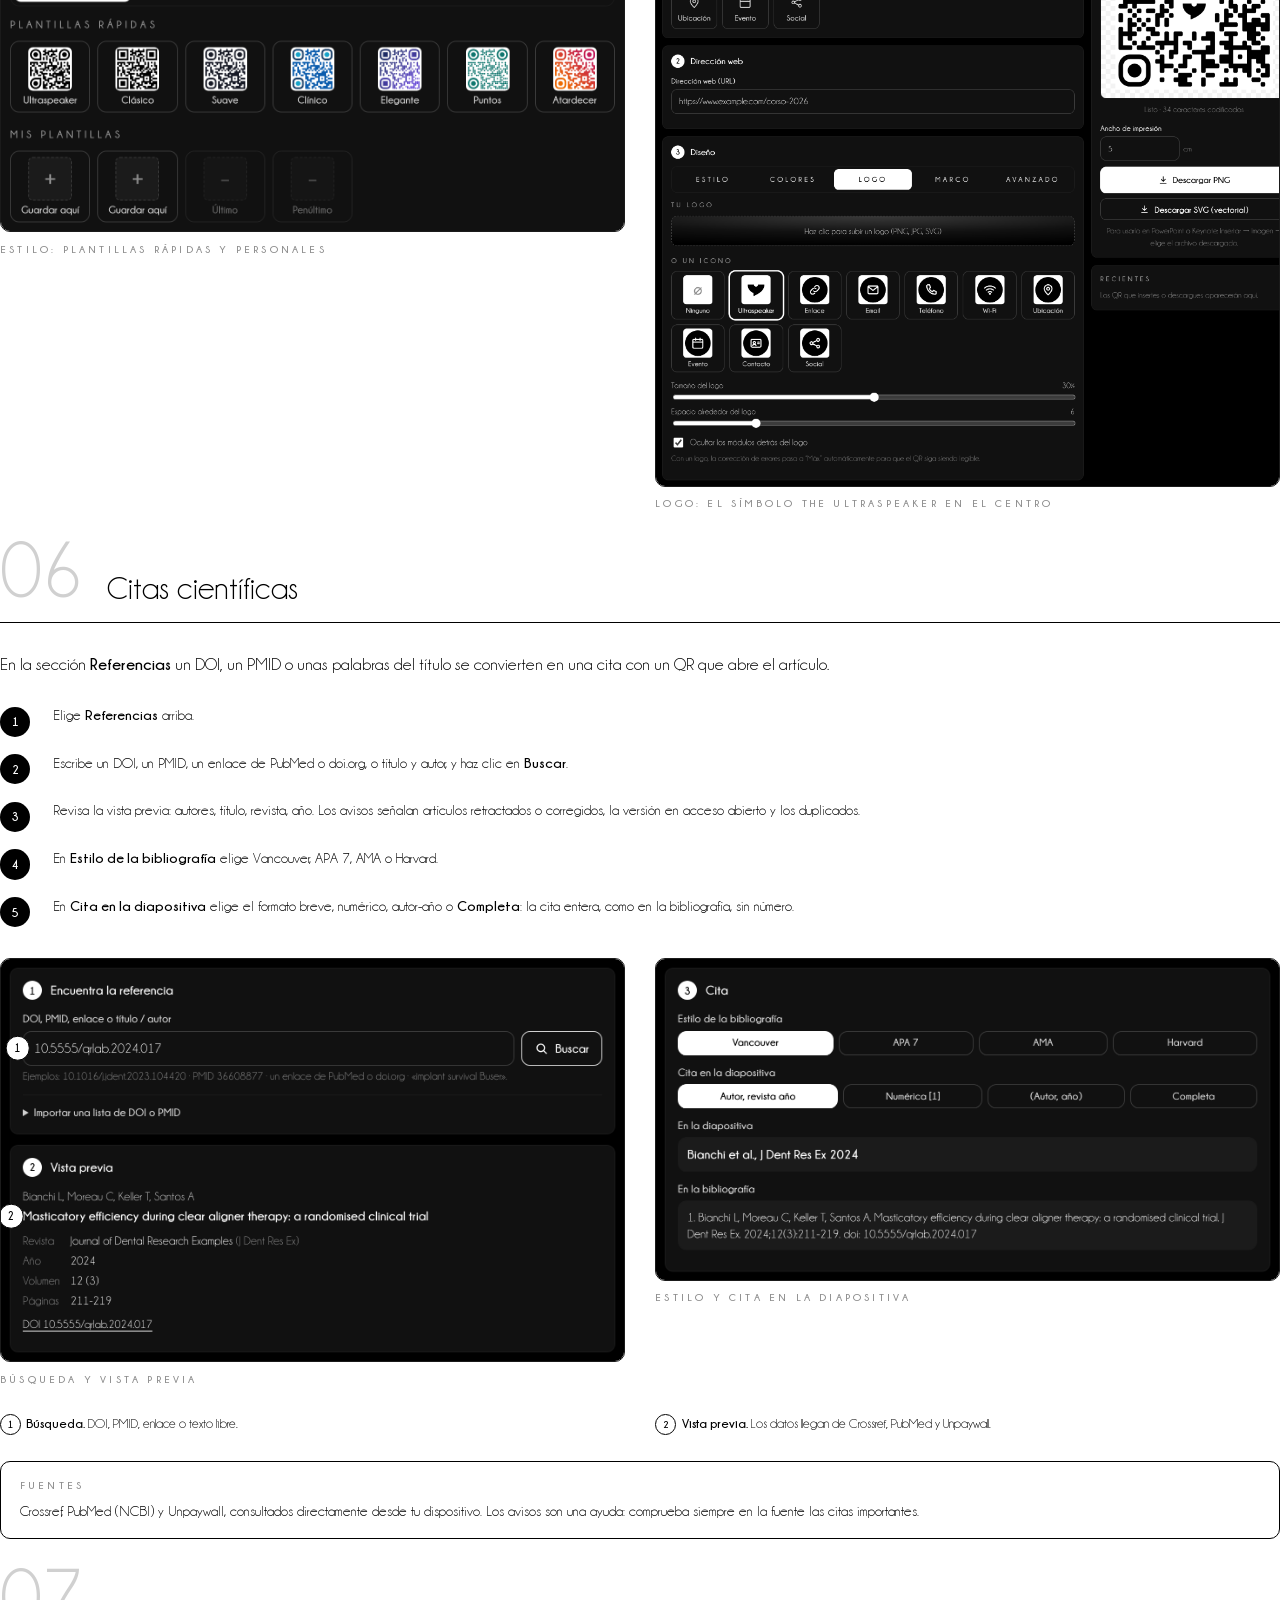
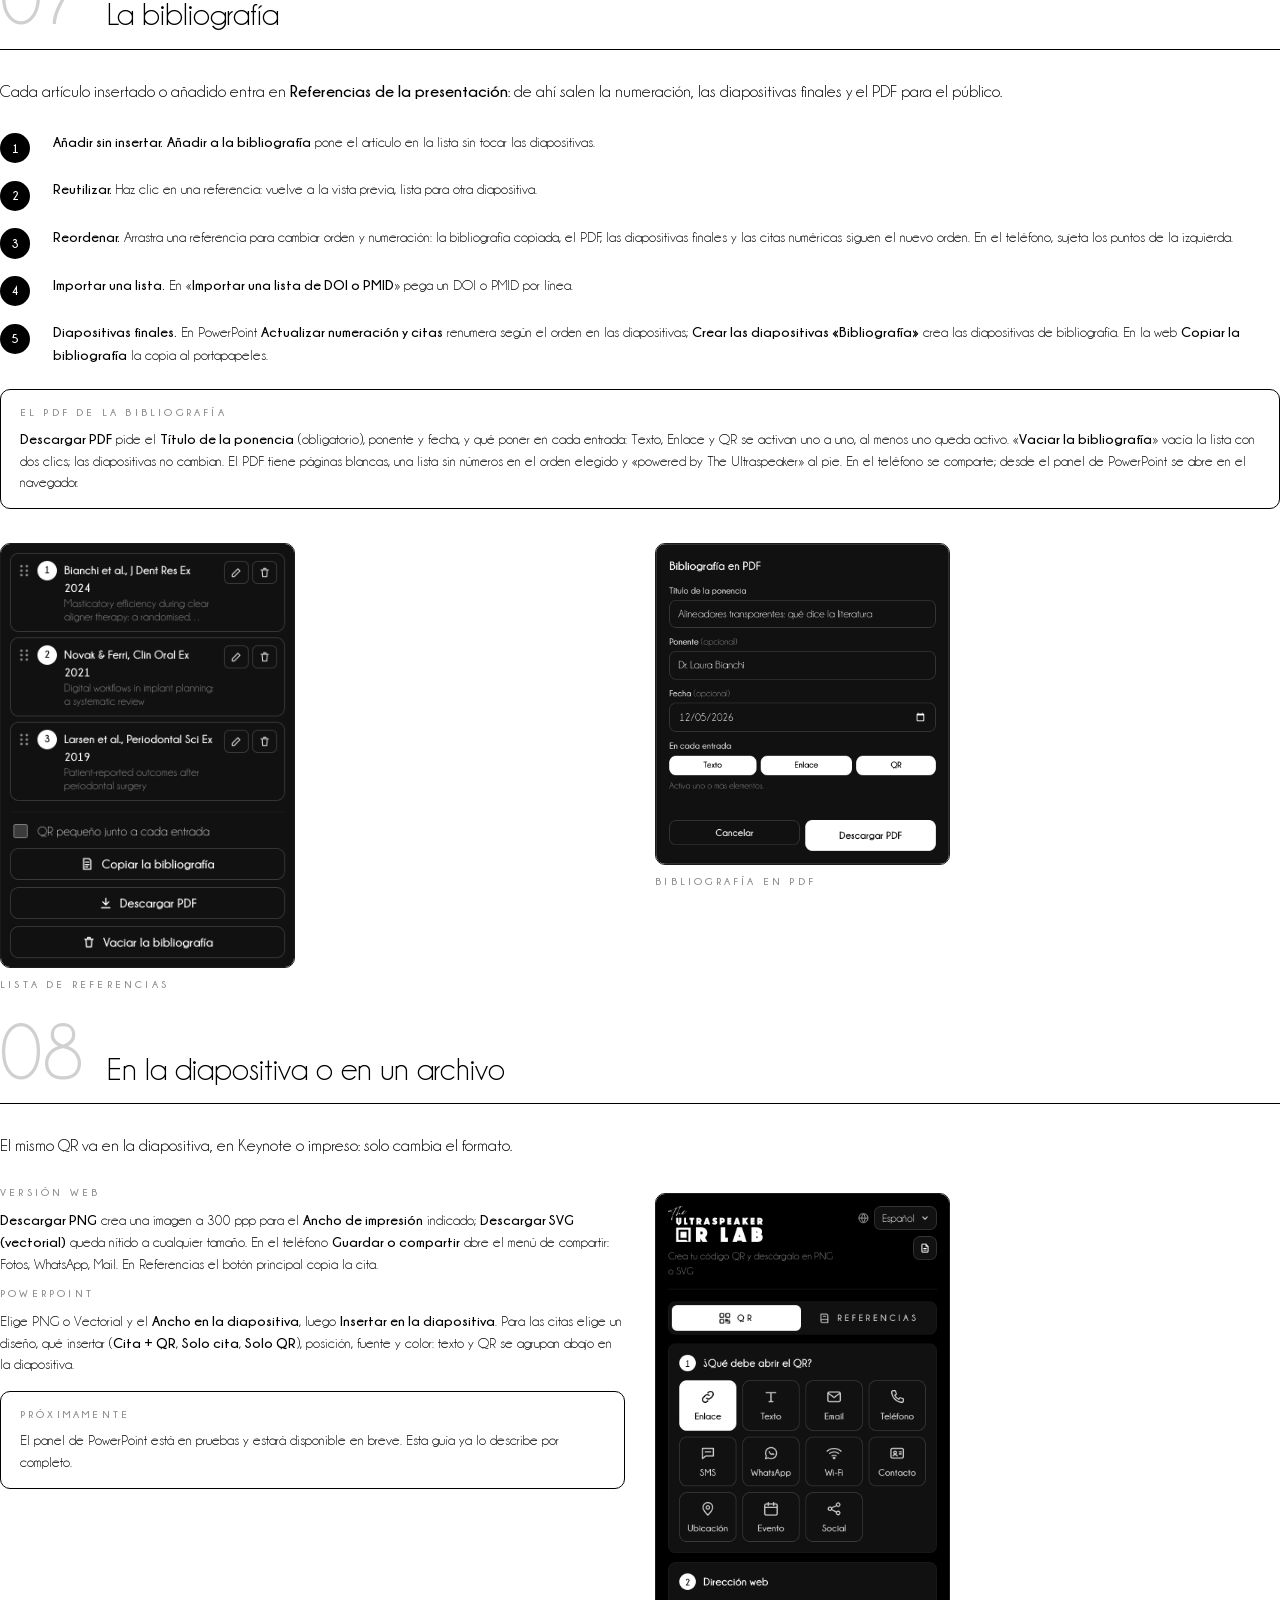
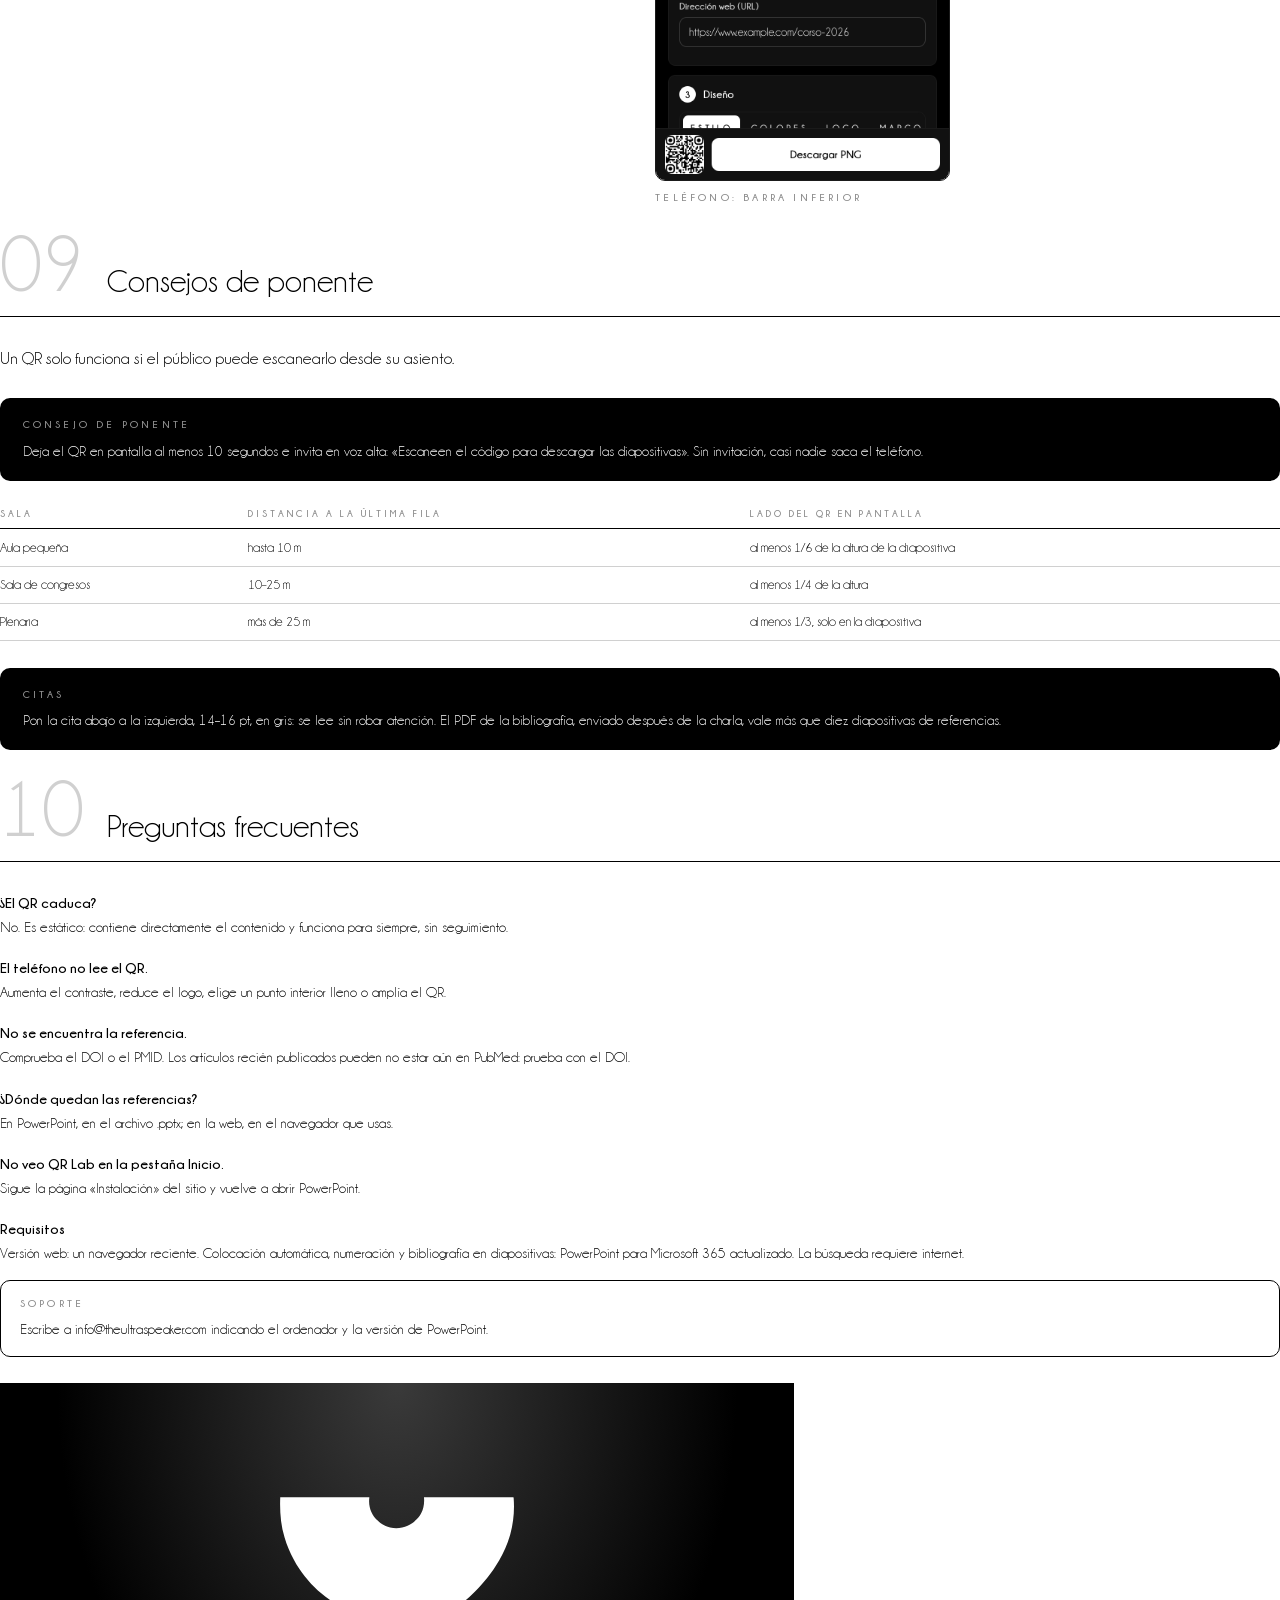
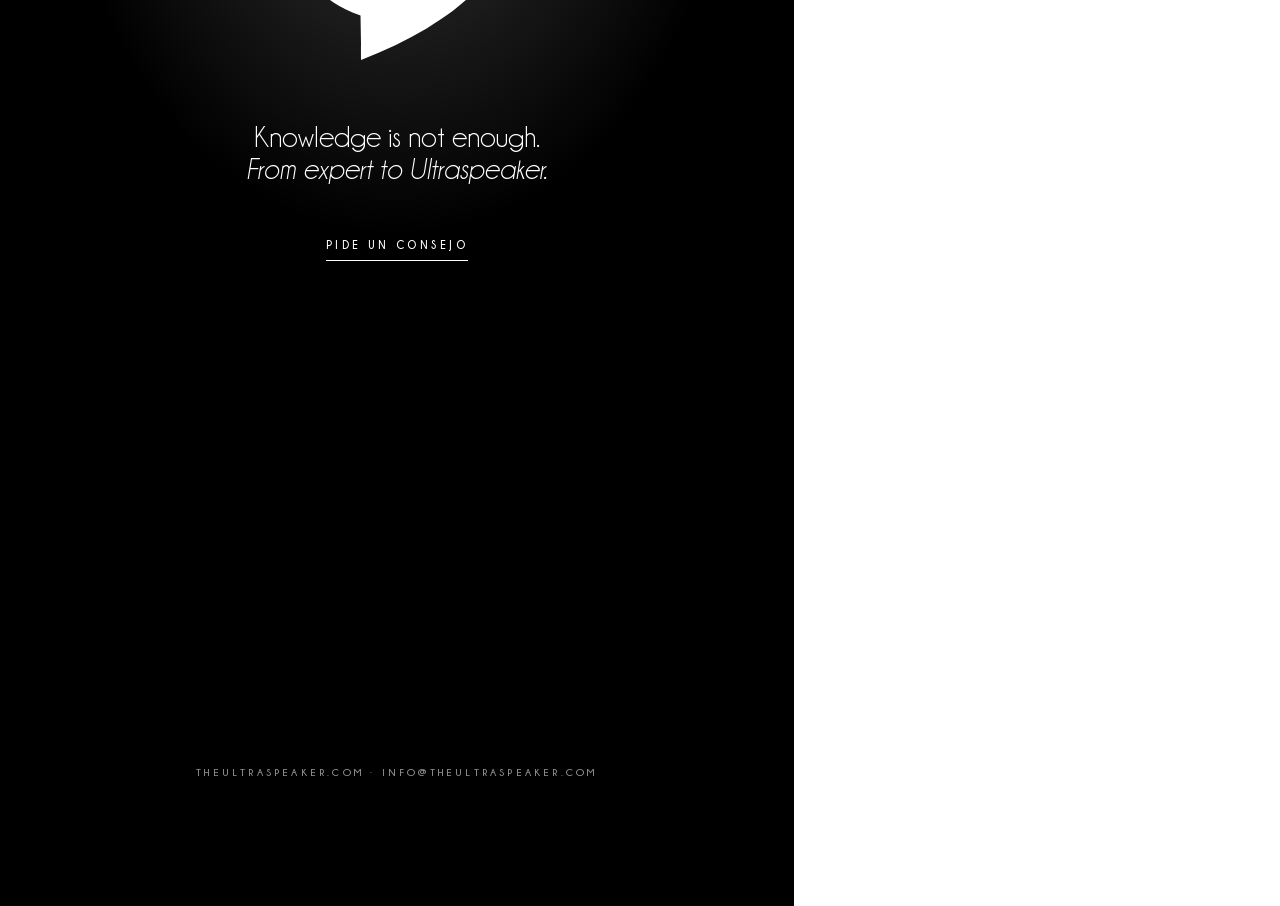
<file: guide/src/guide.es.html>
<!doctype html>
<html lang="es">
<head>
<meta charset="utf-8">
<title>The Ultraspeaker QR Lab · Guía de uso</title>
<link rel="stylesheet" href="../../shared/guide/ultraspeaker-guide.css">
<style>@page{@bottom-left{content:"THE ULTRASPEAKER  ·  QR LAB  ·  GUÍA";font:700 7pt "Champagne & Limousines",sans-serif;letter-spacing:.32em;color:#8E8E8E;vertical-align:top;padding-top:6mm}}</style>
</head>
<body>

<section class="g-cover">
  <img class="g-cover-shadow" src="../../shared/guide/the-shadow.jpg" alt="">
  <div class="g-cover-body">
    <img class="g-cover-logo" src="../../assets/qr-lab-logo.svg" alt="The Ultraspeaker QR Lab">
    <p class="g-cover-kicker">Guía de uso</p>
    <h1 class="g-cover-title">Del enlace a la diapositiva<br>en un minuto</h1>
    <p class="g-cover-sub">Crea códigos QR personalizados y citas científicas con un QR que lleva al artículo, listos para tus diapositivas.</p>
    <div class="g-cover-meta"><span>Versión 1.3 · Noviembre de 2026</span><span>theultraspeaker.com</span></div>
  </div>
</section>

<section class="g-toc">
  <p class="g-label">Índice</p>
  <h1>En esta guía</h1>
  <ol>
    <li><span>01</span><span>Antes de empezar<small>Qué hace QR Lab, dónde está, web y PowerPoint</small></span></li>
    <li><span>02</span><span>La interfaz<small>Las partes de la pantalla, una a una</small></span></li>
    <li><span>03</span><span>Tu primer QR<small>Del enlace al archivo listo para la diapositiva</small></span></li>
    <li><span>04</span><span>Otros tipos de QR<small>Texto, email, teléfono, Wi-Fi, contacto y más</small></span></li>
    <li><span>05</span><span>El diseño<small>Plantillas, formas, colores, logo y marco</small></span></li>
    <li><span>06</span><span>Citas científicas<small>DOI, PMID o título: la cita con el QR al artículo</small></span></li>
    <li><span>07</span><span>La bibliografía<small>Lista, orden, diapositivas y PDF para el público</small></span></li>
    <li><span>08</span><span>En la diapositiva o en un archivo<small>Insertar, descargar PNG o SVG, ancho de impresión</small></span></li>
    <li><span>09</span><span>Consejos de ponente<small>Cómo hacer que un QR funcione en la sala</small></span></li>
    <li><span>10</span><span>Preguntas frecuentes<small>Problemas comunes, requisitos, soporte</small></span></li>
  </ol>
</section>

<section class="g-chapter">
  <div class="g-chapter-head"><span class="g-chapter-num">01</span><h2 class="g-chapter-title">Antes de empezar</h2></div>
  <p class="g-chapter-lead">QR Lab convierte un enlace, un contacto o una red Wi-Fi en un código QR con el estilo de tus diapositivas, y un artículo científico en una cita con un QR que lleva al artículo.</p>
  <div class="g-cols">
    <div>
      <p class="g-label">En el navegador</p>
      <p>niki977.github.io/ultraspeaker-qr-lab, en ordenador y teléfono. Los QR se descargan en PNG o SVG para PowerPoint, Keynote o un documento; las citas se copian.</p>
      <p class="g-label">En PowerPoint</p>
      <p>Pestaña <b>Inicio</b> → grupo <b>The Ultraspeaker</b> → <b>QR Lab</b>. El panel se abre a la derecha e inserta QR y citas en la diapositiva seleccionada.</p>
  <div class="g-note"><p class="g-label">Próximamente</p><p>El panel de PowerPoint está en pruebas y estará disponible en breve. Esta guía ya lo describe por completo.</p></div>
    </div>
  <figure class="g-shot g-shot--panel">
    <div class="g-shot-frame"><img src="../img/es/01-panel.png" alt=""></div>
    <figcaption>Panel de PowerPoint</figcaption>
  </figure>
  </div>
  <div class="g-note"><p class="g-label">Qué queda en el dispositivo</p><p>Idioma, diseño, QR recientes, plantillas y referencias quedan en la memoria del navegador; en PowerPoint las referencias quedan en el archivo. La contraseña Wi-Fi nunca se guarda.</p></div>
</section>
<section class="g-chapter">
  <div class="g-chapter-head"><span class="g-chapter-num">02</span><h2 class="g-chapter-title">La interfaz</h2></div>
  <p class="g-chapter-lead">Los pasos a la izquierda y la vista previa a la derecha, siempre visible.</p>
  <figure class="g-shot">
    <div class="g-shot-frame"><img src="../img/es/01-web.png" alt=""><span class="g-pin" style="left:79.3%;top:4.2%">1</span><span class="g-pin" style="left:4.8%;top:20.7%">2</span><span class="g-pin" style="left:4.8%;top:35.3%">3</span><span class="g-pin" style="left:4.8%;top:62.7%">4</span><span class="g-pin" style="left:4.8%;top:82.8%">5</span><span class="g-pin" style="left:69.6%;top:32.5%">6</span><span class="g-pin" style="left:68%;top:82.9%">7</span></div>
    <figcaption>Versión web · ordenador</figcaption>
  </figure>
  <ol class="g-legend">
    <li><span>1</span><span><b>Idioma y Guía.</b> El idioma elegido vale para todos los Lab The Ultraspeaker.</span></li>
    <li><span>2</span><span><b>Secciones.</b> <b>QR</b> para los QR, <b>Referencias</b> para las citas.</span></li>
    <li><span>3</span><span><b>Tipo de QR.</b> Qué se abre cuando alguien lo escanea.</span></li>
    <li><span>4</span><span><b>Contenido.</b> Los campos cambian según el tipo.</span></li>
    <li><span>5</span><span><b>Diseño.</b> Estilo, colores, logo, marco, opciones avanzadas.</span></li>
    <li><span>6</span><span><b>Vista previa.</b> El QR tal como se verá, con estado y avisos.</span></li>
    <li><span>7</span><span><b>Descarga.</b> PNG o SVG en la web, inserción en la diapositiva en PowerPoint.</span></li>
  </ol>
</section>
<section class="g-chapter">
  <div class="g-chapter-head"><span class="g-chapter-num">03</span><h2 class="g-chapter-title">Tu primer QR</h2></div>
  <p class="g-chapter-lead">Un QR hacia la página de tu curso, para la última diapositiva de la charla.</p>
  <div class="g-cols">
    <ol class="g-steps">
      <li><div>Elige <b>Enlace</b> en el paso 1.</div></li>
      <li><div>Pega la dirección en el paso 2. La vista previa se actualiza mientras escribes.</div></li>
      <li><div>En <b>Plantillas rápidas</b> elige <b><b>Ultraspeaker</b></b>: blanco y negro, el más legible.</div></li>
      <li><div>Ajusta <b>Ancho de impresión</b>: 5 cm para una diapositiva, 3 cm para un póster A4.</div></li>
      <li><div>Haz clic en <b>Descargar PNG</b>. En PowerPoint el botón es <b>Insertar en la diapositiva</b>.</div></li>
    </ol>
  <figure class="g-shot g-shot--panel">
    <div class="g-shot-frame"><img src="../img/es/03-preview.png" alt=""></div>
    <figcaption>Vista previa y descarga</figcaption>
  </figure>
  </div>
</section>
<section class="g-chapter">
  <div class="g-chapter-head"><span class="g-chapter-num">04</span><h2 class="g-chapter-title">Otros tipos de QR</h2></div>
  <p class="g-chapter-lead">Once tipos: cada uno compone el contenido en el formato que reconoce el teléfono.</p>
  <table>
    <tr><th>Tipo</th><th>Qué ocurre al escanearlo</th></tr><tr><td>Enlace</td><td>Abre una página web.</td></tr><tr><td>Texto</td><td>Muestra un texto breve.</td></tr><tr><td>Email</td><td>Prepara un mensaje con destinatario, asunto y texto.</td></tr><tr><td>Teléfono y SMS</td><td>Llama o prepara un SMS.</td></tr><tr><td>WhatsApp</td><td>Abre un chat.</td></tr><tr><td>Wi-Fi</td><td>Conecta a la red con nombre, seguridad y contraseña.</td></tr><tr><td>Contacto</td><td>Guarda una tarjeta de visita en la agenda.</td></tr><tr><td>Ubicación</td><td>Abre el mapa desde una dirección o coordenadas.</td></tr><tr><td>Evento</td><td>Añade un evento al calendario.</td></tr><tr><td>Redes sociales</td><td>Abre un perfil: basta el nombre de usuario.</td></tr>
  </table>
  <div class="g-cols">
  <figure class="g-shot">
    <div class="g-shot-frame"><img src="../img/es/04-wifi.png" alt=""></div>
    <figcaption>Tipo Wi-Fi</figcaption>
  </figure>
  <div class="g-note"><p class="g-label">Wi-Fi</p><p>La contraseña solo sirve para crear el código: nunca se guarda, ni siquiera en los QR recientes.</p></div>
  </div>
</section>
<section class="g-chapter">
  <div class="g-chapter-head"><span class="g-chapter-num">05</span><h2 class="g-chapter-title">El diseño</h2></div>
  <p class="g-chapter-lead">El diseño cambia el aspecto, no el contenido: prueba siempre el escaneo con el teléfono.</p>
  <ol class="g-steps">
      <li><div><b><b>Estilo</b></b>: <b>Plantillas rápidas</b> aplica un estilo completo; <b>Mis plantillas</b> guarda el diseño en dos plantillas personales, más los dos últimos usados.</div></li>
      <li><div><b><b>Estilo</b></b>: elige la forma de los módulos y de los ojos (marco exterior y punto interior).</div></li>
      <li><div><b><b>Colores</b></b>: color de los módulos, degradado, color de los ojos, fondo o transparente. Aparece un aviso si el contraste es bajo.</div></li>
      <li><div><b><b>Logo</b></b>: sube tu logo (PNG, JPG, SVG) o elige un icono. La corrección de errores pasa sola a <b>Máx.</b>.</div></li>
      <li><div><b><b>Marco</b></b>: un marco con una invitación, por ejemplo «ESCANÉAME».</div></li>
      <li><div><b><b>Avanzado</b></b>: corrección de errores, margen y restablecer el diseño predeterminado.</div></li>
    </ol>
  <div class="g-cols">
  <figure class="g-shot">
    <div class="g-shot-frame"><img src="../img/es/05-style.png" alt=""></div>
    <figcaption>Estilo: plantillas rápidas y personales</figcaption>
  </figure>
  <figure class="g-shot">
    <div class="g-shot-frame"><img src="../img/es/05-logo.png" alt=""></div>
    <figcaption>Logo: el símbolo The Ultraspeaker en el centro</figcaption>
  </figure>
  </div>
</section>
<section class="g-chapter">
  <div class="g-chapter-head"><span class="g-chapter-num">06</span><h2 class="g-chapter-title">Citas científicas</h2></div>
  <p class="g-chapter-lead">En la sección <b>Referencias</b> un DOI, un PMID o unas palabras del título se convierten en una cita con un QR que abre el artículo.</p>
  <ol class="g-steps">
      <li><div>Elige <b>Referencias</b> arriba.</div></li>
      <li><div>Escribe un DOI, un PMID, un enlace de PubMed o doi.org, o título y autor, y haz clic en <b>Buscar</b>.</div></li>
      <li><div>Revisa la vista previa: autores, título, revista, año. Los avisos señalan artículos retractados o corregidos, la versión en acceso abierto y los duplicados.</div></li>
      <li><div>En <b>Estilo de la bibliografía</b> elige Vancouver, APA 7, AMA o Harvard.</div></li>
      <li><div>En <b>Cita en la diapositiva</b> elige el formato breve, numérico, autor-año o <b>Completa</b>: la cita entera, como en la bibliografía, sin número.</div></li>
    </ol>
  <div class="g-cols">
  <figure class="g-shot">
    <div class="g-shot-frame"><img src="../img/es/06-search.png" alt=""><span class="g-pin" style="left:2.7%;top:22.2%">1</span><span class="g-pin" style="left:1.6%;top:64%">2</span></div>
    <figcaption>Búsqueda y vista previa</figcaption>
  </figure>
  <figure class="g-shot">
    <div class="g-shot-frame"><img src="../img/es/06-cite.png" alt=""></div>
    <figcaption>Estilo y cita en la diapositiva</figcaption>
  </figure>
  </div>
  <ol class="g-legend">
    <li><span>1</span><span><b>Búsqueda.</b> DOI, PMID, enlace o texto libre.</span></li>
    <li><span>2</span><span><b>Vista previa.</b> Los datos llegan de Crossref, PubMed y Unpaywall.</span></li>
  </ol>
  <div class="g-note"><p class="g-label">Fuentes</p><p>Crossref, PubMed (NCBI) y Unpaywall, consultados directamente desde tu dispositivo. Los avisos son una ayuda: comprueba siempre en la fuente las citas importantes.</p></div>
</section>
<section class="g-chapter">
  <div class="g-chapter-head"><span class="g-chapter-num">07</span><h2 class="g-chapter-title">La bibliografía</h2></div>
  <p class="g-chapter-lead">Cada artículo insertado o añadido entra en <b>Referencias de la presentación</b>: de ahí salen la numeración, las diapositivas finales y el PDF para el público.</p>
  <ol class="g-steps">
      <li><div><b>Añadir sin insertar.</b> <b>Añadir a la bibliografía</b> pone el artículo en la lista sin tocar las diapositivas.</div></li>
      <li><div><b>Reutilizar.</b> Haz clic en una referencia: vuelve a la vista previa, lista para otra diapositiva.</div></li>
      <li><div><b>Reordenar.</b> Arrastra una referencia para cambiar orden y numeración: la bibliografía copiada, el PDF, las diapositivas finales y las citas numéricas siguen el nuevo orden. En el teléfono, sujeta los puntos de la izquierda.</div></li>
      <li><div><b>Importar una lista.</b> En «<b>Importar una lista de DOI o PMID</b>» pega un DOI o PMID por línea.</div></li>
      <li><div><b>Diapositivas finales.</b> En PowerPoint <b>Actualizar numeración y citas</b> renumera según el orden en las diapositivas; <b>Crear las diapositivas «Bibliografía»</b> crea las diapositivas de bibliografía. En la web <b>Copiar la bibliografía</b> la copia al portapapeles.</div></li>
    </ol>
  <div class="g-note"><p class="g-label">El PDF de la bibliografía</p><p><b>Descargar PDF</b> pide el <b>Título de la ponencia</b> (obligatorio), ponente y fecha, y qué poner en cada entrada: Texto, Enlace y QR se activan uno a uno, al menos uno queda activo. «<b>Vaciar la bibliografía</b>» vacía la lista con dos clics; las diapositivas no cambian. El PDF tiene páginas blancas, una lista sin números en el orden elegido y «powered by The Ultraspeaker» al pie. En el teléfono se comparte; desde el panel de PowerPoint se abre en el navegador.</p></div>
  <div class="g-cols">
  <figure class="g-shot g-shot--panel">
    <div class="g-shot-frame"><img src="../img/es/07-list.png" alt=""></div>
    <figcaption>Lista de referencias</figcaption>
  </figure>
  <figure class="g-shot g-shot--panel">
    <div class="g-shot-frame"><img src="../img/es/07-pdf.png" alt=""></div>
    <figcaption>Bibliografía en PDF</figcaption>
  </figure>
  </div>
</section>
<section class="g-chapter">
  <div class="g-chapter-head"><span class="g-chapter-num">08</span><h2 class="g-chapter-title">En la diapositiva o en un archivo</h2></div>
  <p class="g-chapter-lead">El mismo QR va en la diapositiva, en Keynote o impreso: solo cambia el formato.</p>
  <div class="g-cols">
    <div>
      <p class="g-label">Versión web</p>
      <p><b>Descargar PNG</b> crea una imagen a 300 ppp para el <b>Ancho de impresión</b> indicado; <b>Descargar SVG (vectorial)</b> queda nítido a cualquier tamaño. En el teléfono <b>Guardar o compartir</b> abre el menú de compartir: Fotos, WhatsApp, Mail. En Referencias el botón principal copia la cita.</p>
      <p class="g-label">PowerPoint</p>
      <p>Elige PNG o Vectorial y el <b>Ancho en la diapositiva</b>, luego <b>Insertar en la diapositiva</b>. Para las citas elige un diseño, qué insertar (<b>Cita + QR</b>, <b>Solo cita</b>, <b>Solo QR</b>), posición, fuente y color: texto y QR se agrupan abajo en la diapositiva.</p>
  <div class="g-note"><p class="g-label">Próximamente</p><p>El panel de PowerPoint está en pruebas y estará disponible en breve. Esta guía ya lo describe por completo.</p></div>
    </div>
  <figure class="g-shot g-shot--panel">
    <div class="g-shot-frame"><img src="../img/es/08-phone.png" alt=""></div>
    <figcaption>Teléfono: barra inferior</figcaption>
  </figure>
  </div>
</section>
<section class="g-chapter">
  <div class="g-chapter-head"><span class="g-chapter-num">09</span><h2 class="g-chapter-title">Consejos de ponente</h2></div>
  <p class="g-chapter-lead">Un QR solo funciona si el público puede escanearlo desde su asiento.</p>
  <div class="g-tip"><p class="g-label">Consejo de ponente</p><p>Deja el QR en pantalla al menos 10 segundos e invita en voz alta: «Escaneen el código para descargar las diapositivas». Sin invitación, casi nadie saca el teléfono.</p></div>
  <table>
    <tr><th>Sala</th><th>Distancia a la última fila</th><th>Lado del QR en pantalla</th></tr><tr><td>Aula pequeña</td><td>hasta 10 m</td><td>al menos 1/6 de la altura de la diapositiva</td></tr><tr><td>Sala de congresos</td><td>10–25 m</td><td>al menos 1/4 de la altura</td></tr><tr><td>Plenaria</td><td>más de 25 m</td><td>al menos 1/3, solo en la diapositiva</td></tr>
  </table>
  <div class="g-tip"><p class="g-label">Citas</p><p>Pon la cita abajo a la izquierda, 14–16 pt, en gris: se lee sin robar atención. El PDF de la bibliografía, enviado después de la charla, vale más que diez diapositivas de referencias.</p></div>
</section>
<section class="g-chapter">
  <div class="g-chapter-head"><span class="g-chapter-num">10</span><h2 class="g-chapter-title">Preguntas frecuentes</h2></div>
  <dl class="g-faq">
    <dt>¿El QR caduca?</dt>
    <dd>No. Es estático: contiene directamente el contenido y funciona para siempre, sin seguimiento.</dd>
    <dt>El teléfono no lee el QR.</dt>
    <dd>Aumenta el contraste, reduce el logo, elige un punto interior lleno o amplía el QR.</dd>
    <dt>No se encuentra la referencia.</dt>
    <dd>Comprueba el DOI o el PMID. Los artículos recién publicados pueden no estar aún en PubMed: prueba con el DOI.</dd>
    <dt>¿Dónde quedan las referencias?</dt>
    <dd>En PowerPoint, en el archivo .pptx; en la web, en el navegador que usas.</dd>
    <dt>No veo QR Lab en la pestaña Inicio.</dt>
    <dd>Sigue la página «Instalación» del sitio y vuelve a abrir PowerPoint.</dd>
    <dt>Requisitos</dt>
    <dd>Versión web: un navegador reciente. Colocación automática, numeración y bibliografía en diapositivas: PowerPoint para Microsoft 365 actualizado. La búsqueda requiere internet.</dd>
  </dl>
  <div class="g-note"><p class="g-label">Soporte</p><p>Escribe a info@theultraspeaker.com indicando el ordenador y la versión de PowerPoint.</p></div>
</section>

<section class="g-back">
  <img class="g-back-arena" src="../../shared/guide/arena-white.svg" alt="">
  <p class="g-back-claim">Knowledge is not enough.<br><i>From expert to Ultraspeaker.</i></p>
  <a class="g-back-cta" href="mailto:info@theultraspeaker.com?subject=Pide%20un%20consejo">Pide un consejo</a>
  <p class="g-back-contacts">theultraspeaker.com · info@theultraspeaker.com</p>
</section>

</body>
</html>
</file>
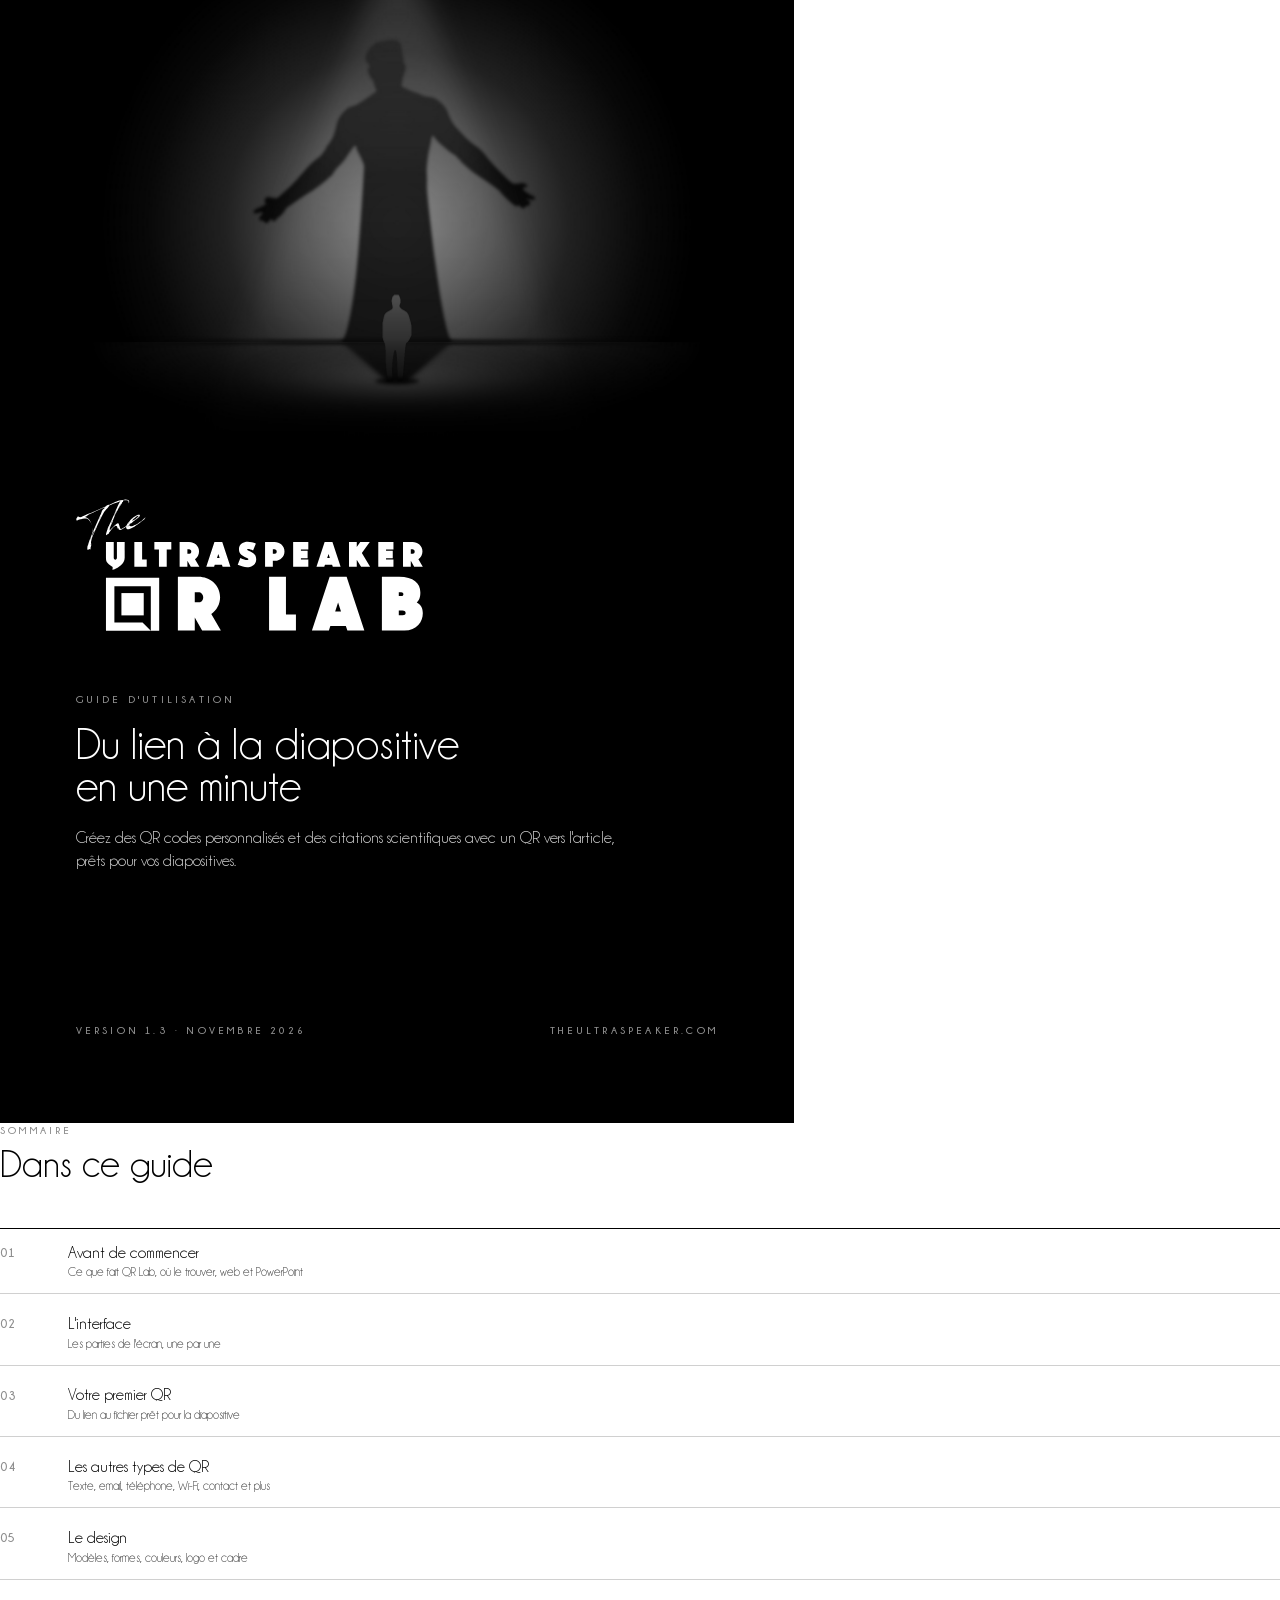
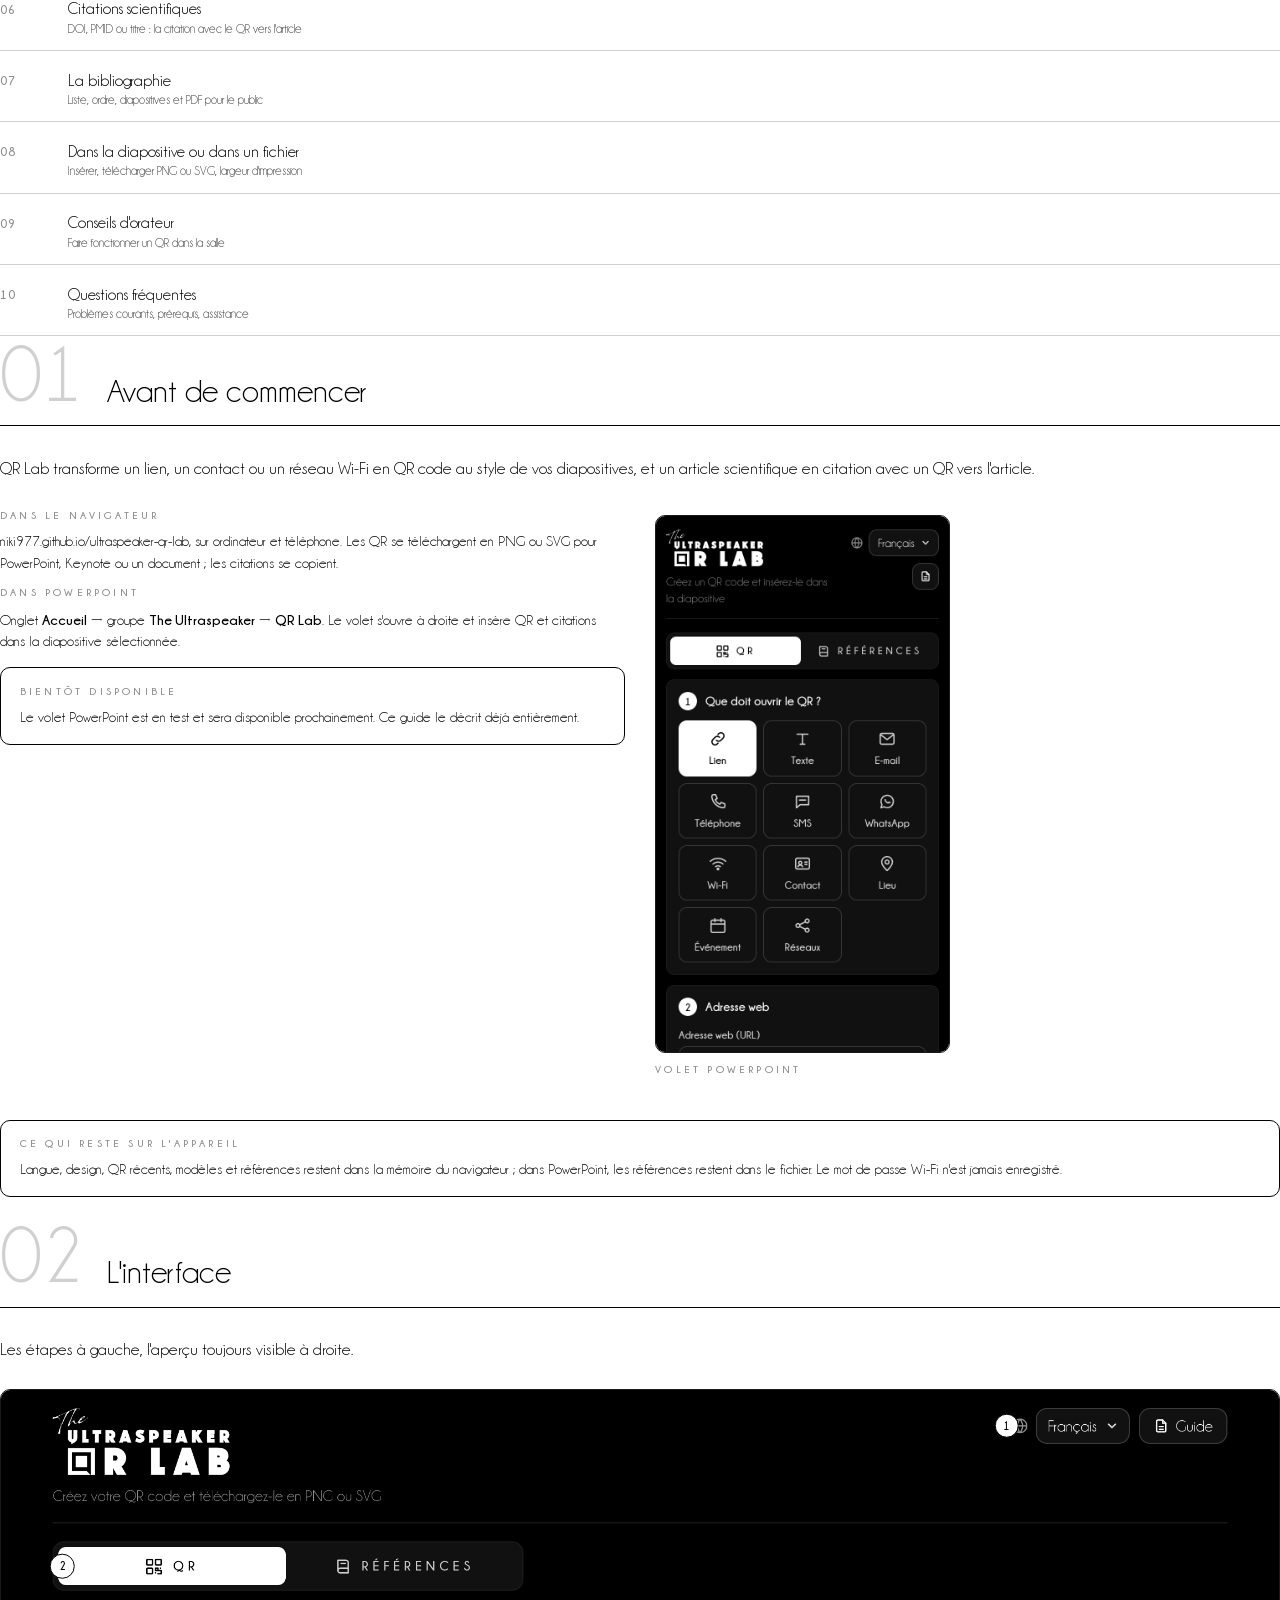
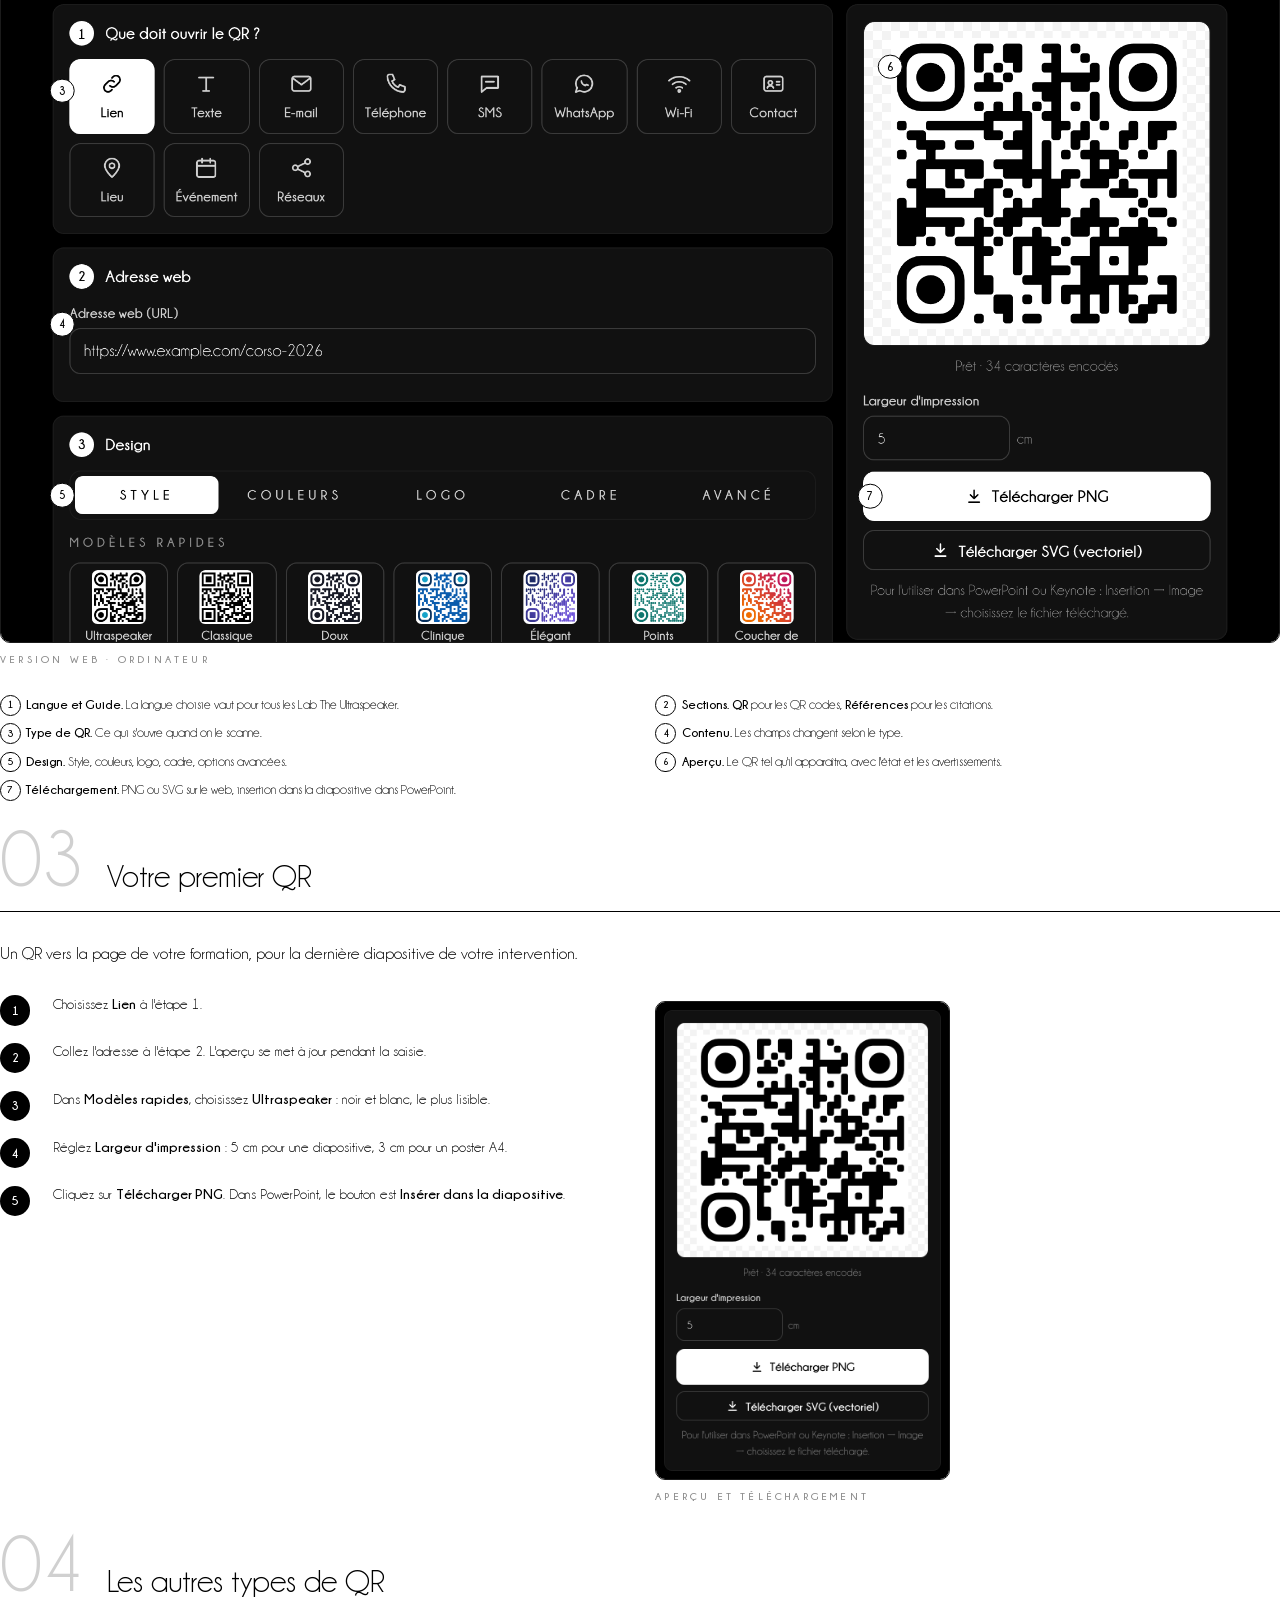
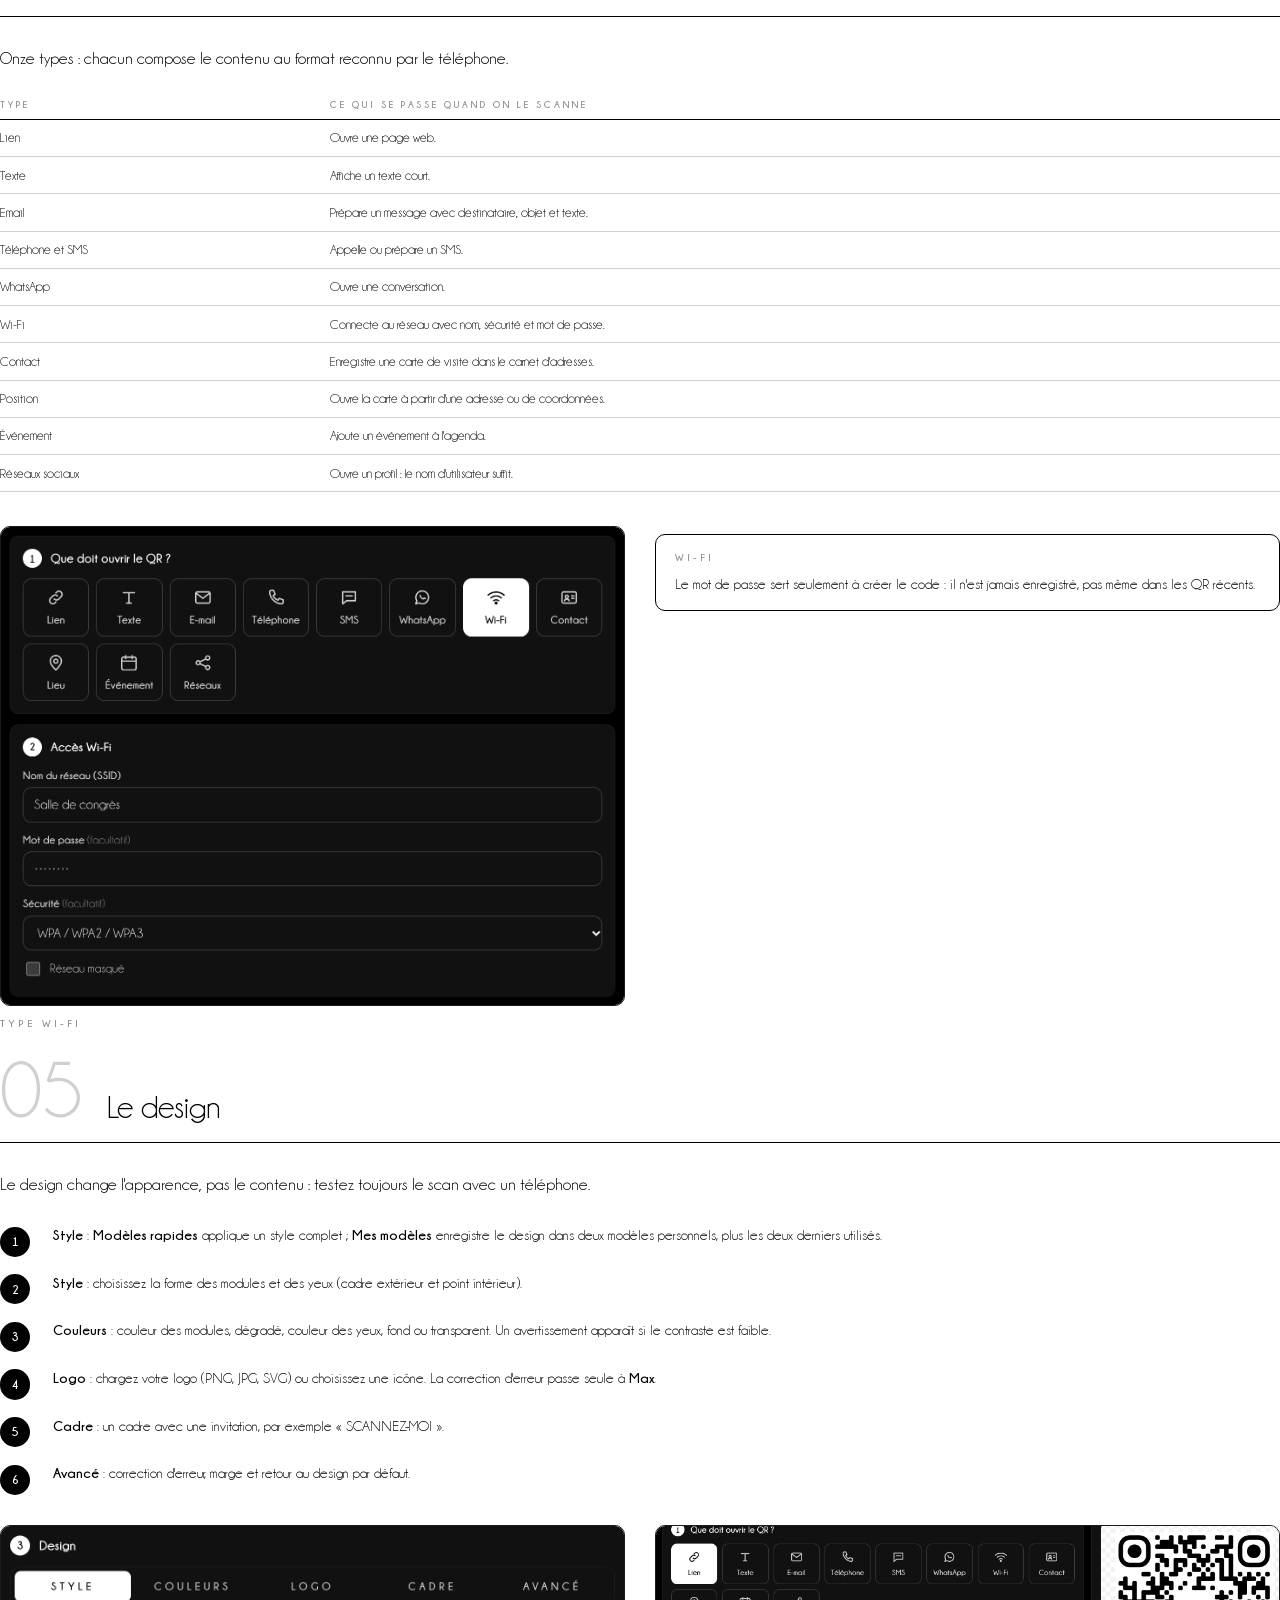
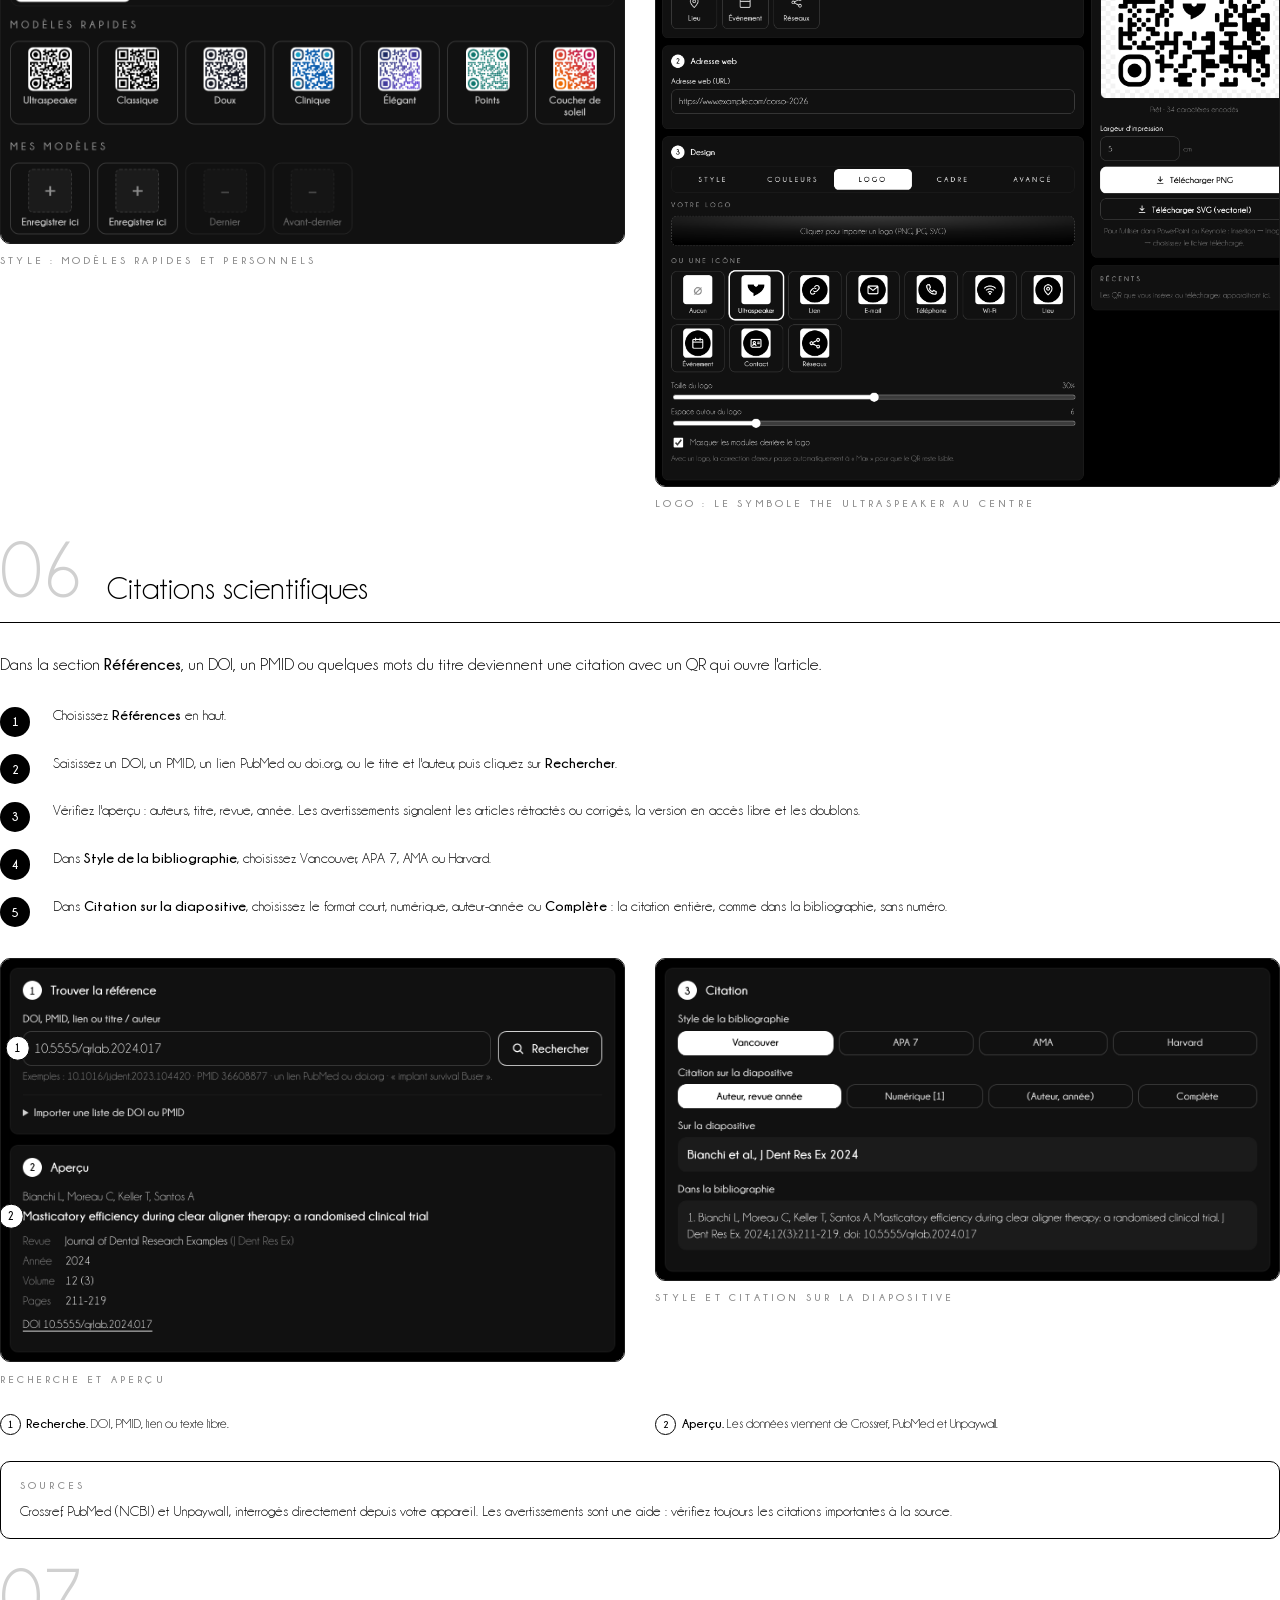
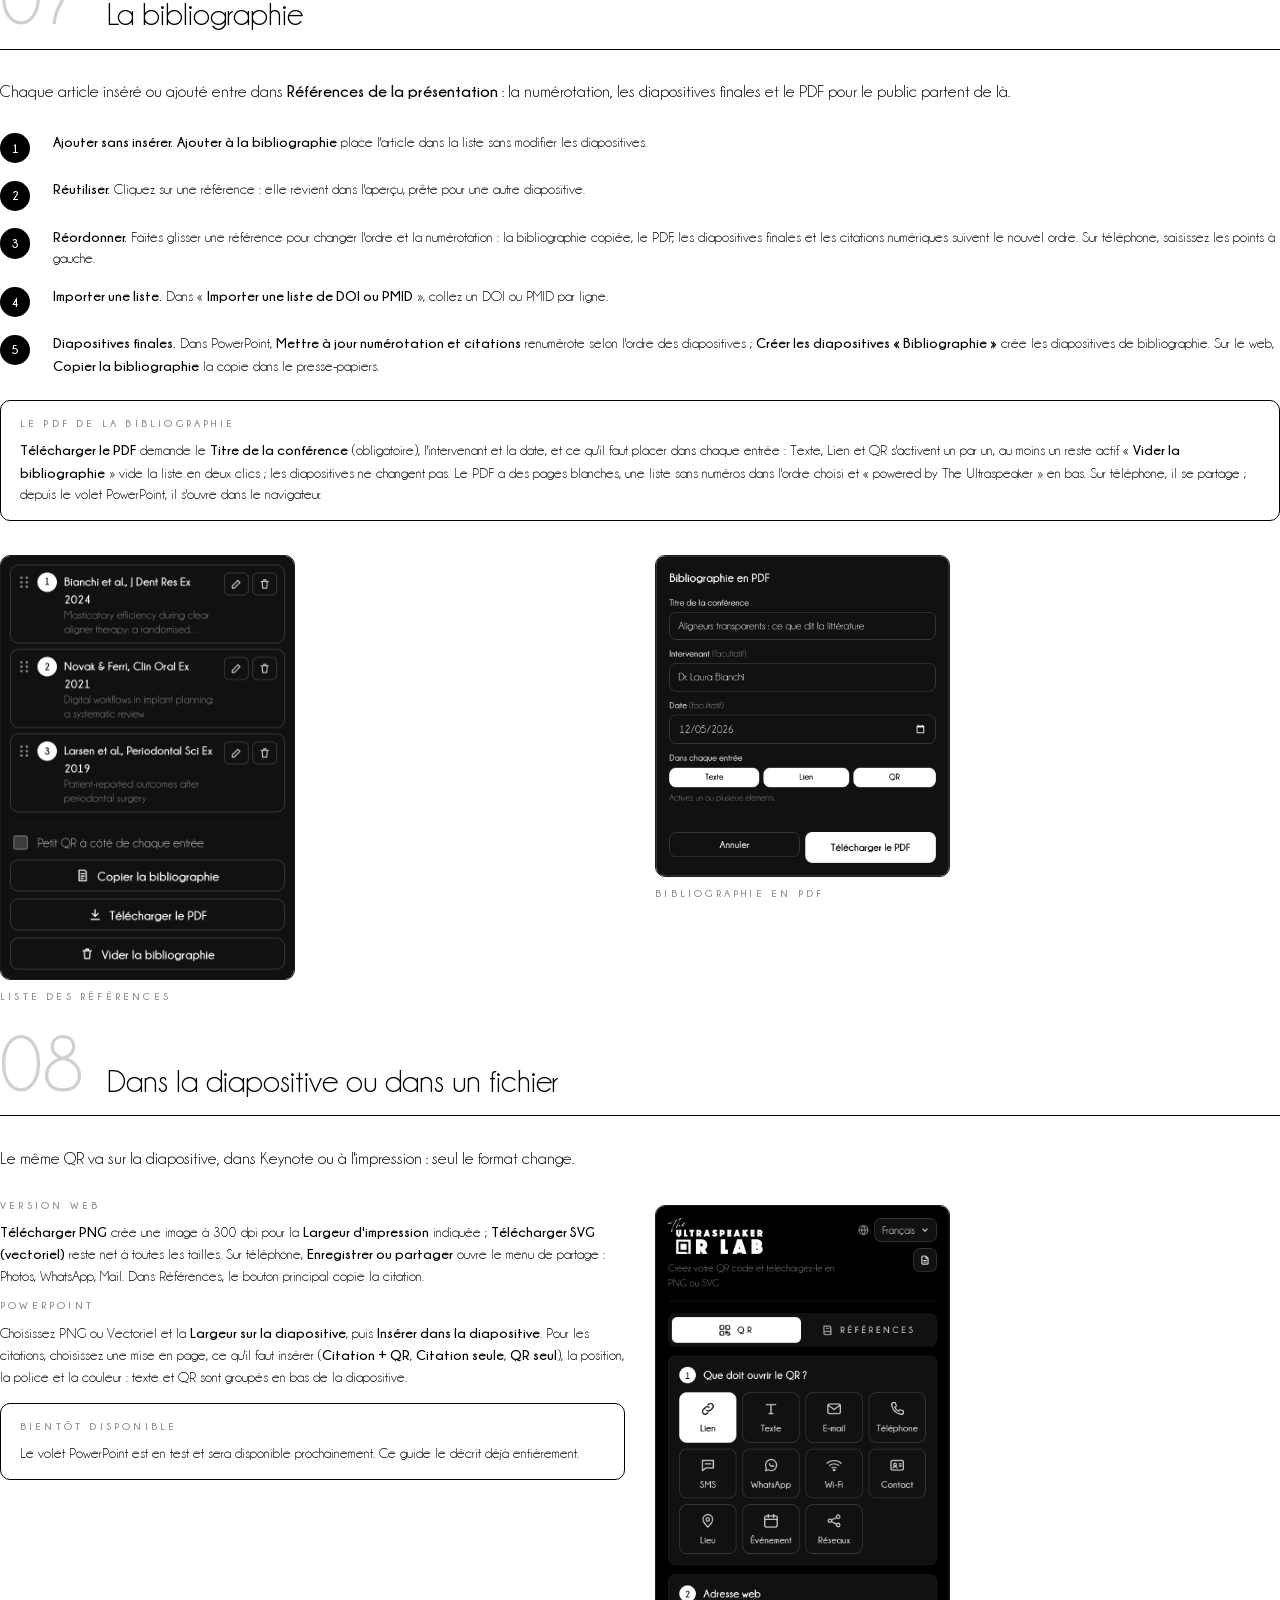
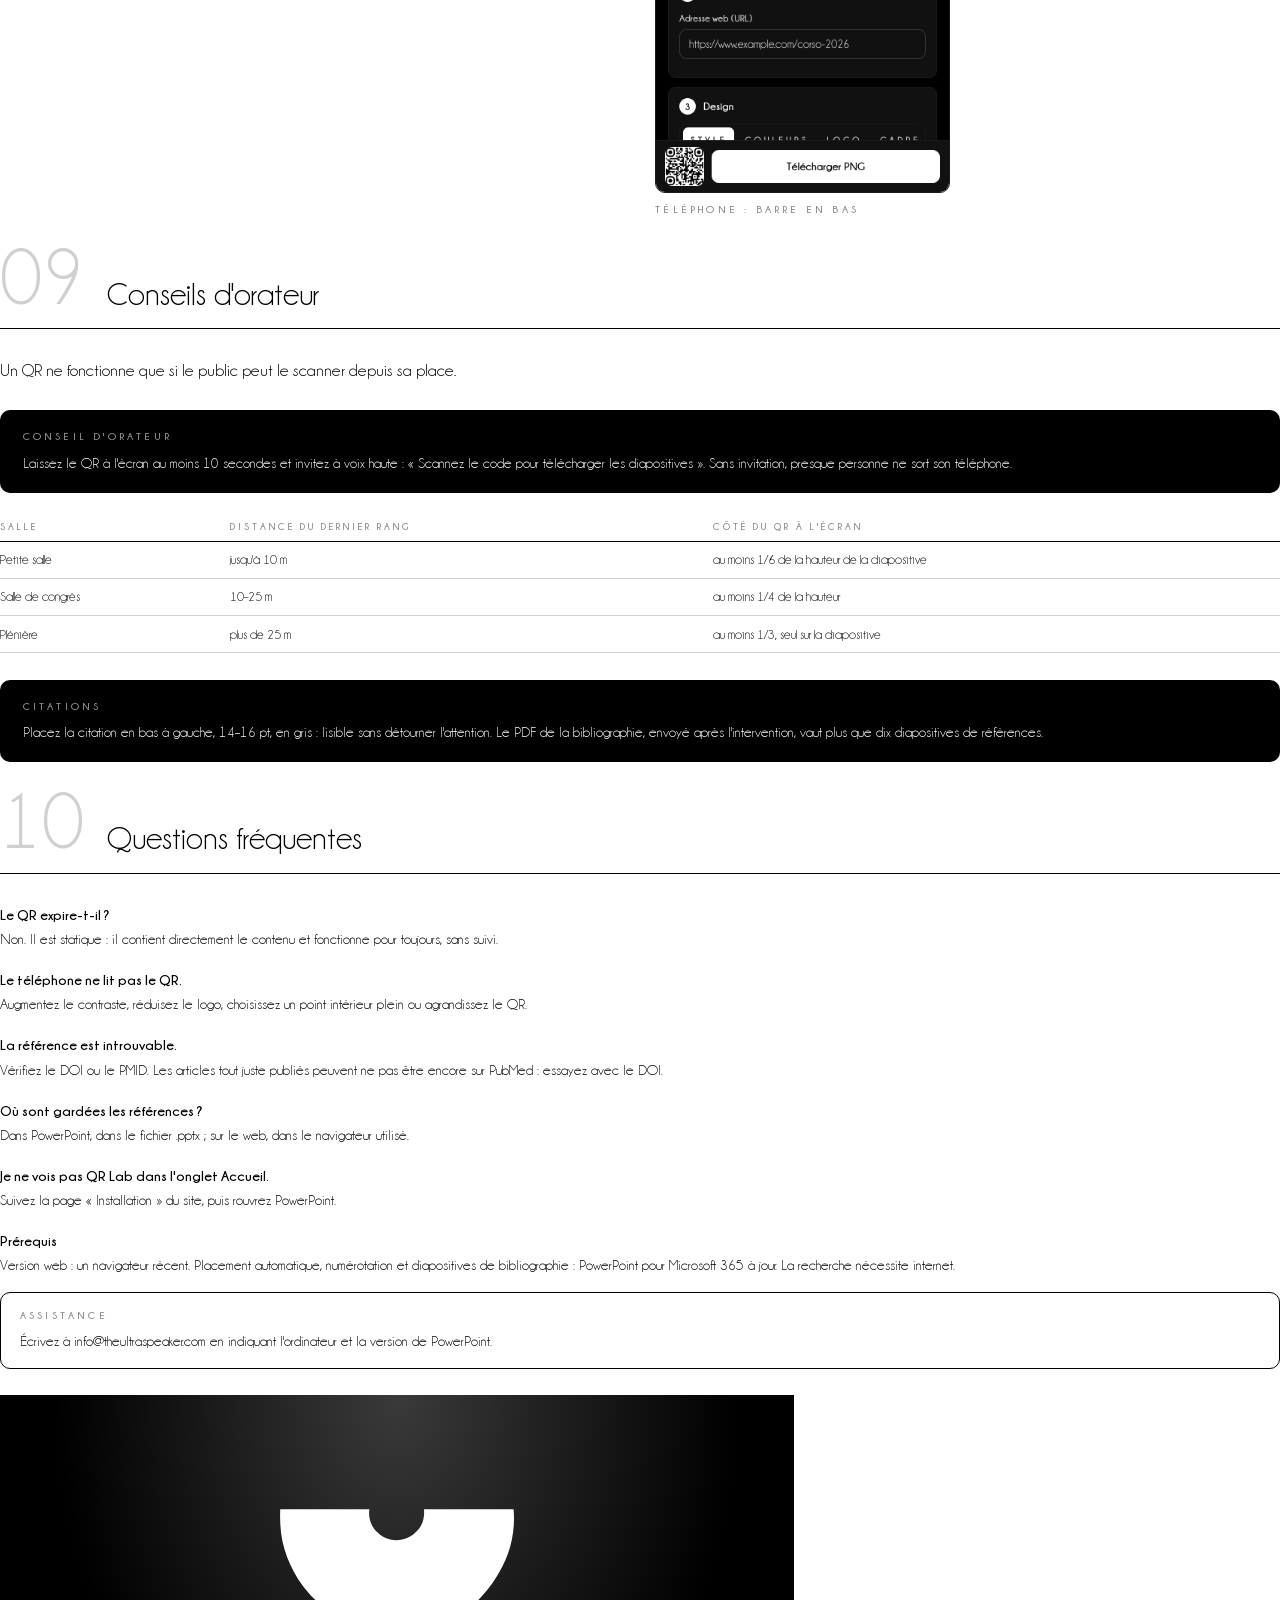
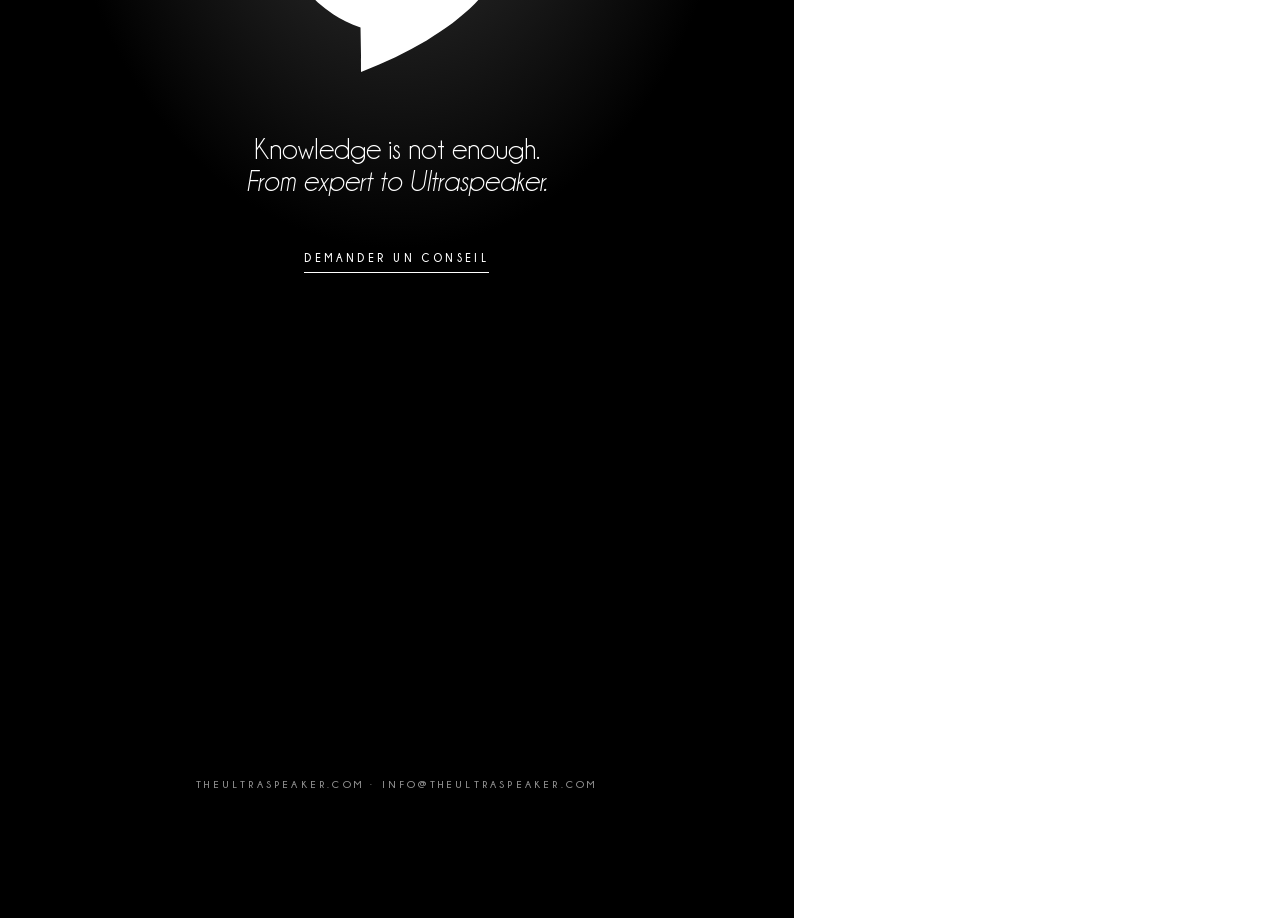
<file: guide/src/guide.fr.html>
<!doctype html>
<html lang="fr">
<head>
<meta charset="utf-8">
<title>The Ultraspeaker QR Lab · Guide d'utilisation</title>
<link rel="stylesheet" href="../../shared/guide/ultraspeaker-guide.css">
<style>@page{@bottom-left{content:"THE ULTRASPEAKER  ·  QR LAB  ·  GUIDE";font:700 7pt "Champagne & Limousines",sans-serif;letter-spacing:.32em;color:#8E8E8E;vertical-align:top;padding-top:6mm}}</style>
</head>
<body>

<section class="g-cover">
  <img class="g-cover-shadow" src="../../shared/guide/the-shadow.jpg" alt="">
  <div class="g-cover-body">
    <img class="g-cover-logo" src="../../assets/qr-lab-logo.svg" alt="The Ultraspeaker QR Lab">
    <p class="g-cover-kicker">Guide d'utilisation</p>
    <h1 class="g-cover-title">Du lien à la diapositive<br>en une minute</h1>
    <p class="g-cover-sub">Créez des QR codes personnalisés et des citations scientifiques avec un QR vers l'article, prêts pour vos diapositives.</p>
    <div class="g-cover-meta"><span>Version 1.3 · Novembre 2026</span><span>theultraspeaker.com</span></div>
  </div>
</section>

<section class="g-toc">
  <p class="g-label">Sommaire</p>
  <h1>Dans ce guide</h1>
  <ol>
    <li><span>01</span><span>Avant de commencer<small>Ce que fait QR Lab, où le trouver, web et PowerPoint</small></span></li>
    <li><span>02</span><span>L'interface<small>Les parties de l'écran, une par une</small></span></li>
    <li><span>03</span><span>Votre premier QR<small>Du lien au fichier prêt pour la diapositive</small></span></li>
    <li><span>04</span><span>Les autres types de QR<small>Texte, email, téléphone, Wi-Fi, contact et plus</small></span></li>
    <li><span>05</span><span>Le design<small>Modèles, formes, couleurs, logo et cadre</small></span></li>
    <li><span>06</span><span>Citations scientifiques<small>DOI, PMID ou titre : la citation avec le QR vers l'article</small></span></li>
    <li><span>07</span><span>La bibliographie<small>Liste, ordre, diapositives et PDF pour le public</small></span></li>
    <li><span>08</span><span>Dans la diapositive ou dans un fichier<small>Insérer, télécharger PNG ou SVG, largeur d'impression</small></span></li>
    <li><span>09</span><span>Conseils d'orateur<small>Faire fonctionner un QR dans la salle</small></span></li>
    <li><span>10</span><span>Questions fréquentes<small>Problèmes courants, prérequis, assistance</small></span></li>
  </ol>
</section>

<section class="g-chapter">
  <div class="g-chapter-head"><span class="g-chapter-num">01</span><h2 class="g-chapter-title">Avant de commencer</h2></div>
  <p class="g-chapter-lead">QR Lab transforme un lien, un contact ou un réseau Wi-Fi en QR code au style de vos diapositives, et un article scientifique en citation avec un QR vers l'article.</p>
  <div class="g-cols">
    <div>
      <p class="g-label">Dans le navigateur</p>
      <p>niki977.github.io/ultraspeaker-qr-lab, sur ordinateur et téléphone. Les QR se téléchargent en PNG ou SVG pour PowerPoint, Keynote ou un document ; les citations se copient.</p>
      <p class="g-label">Dans PowerPoint</p>
      <p>Onglet <b>Accueil</b> → groupe <b>The Ultraspeaker</b> → <b>QR Lab</b>. Le volet s'ouvre à droite et insère QR et citations dans la diapositive sélectionnée.</p>
  <div class="g-note"><p class="g-label">Bientôt disponible</p><p>Le volet PowerPoint est en test et sera disponible prochainement. Ce guide le décrit déjà entièrement.</p></div>
    </div>
  <figure class="g-shot g-shot--panel">
    <div class="g-shot-frame"><img src="../img/fr/01-panel.png" alt=""></div>
    <figcaption>Volet PowerPoint</figcaption>
  </figure>
  </div>
  <div class="g-note"><p class="g-label">Ce qui reste sur l'appareil</p><p>Langue, design, QR récents, modèles et références restent dans la mémoire du navigateur ; dans PowerPoint, les références restent dans le fichier. Le mot de passe Wi-Fi n'est jamais enregistré.</p></div>
</section>
<section class="g-chapter">
  <div class="g-chapter-head"><span class="g-chapter-num">02</span><h2 class="g-chapter-title">L'interface</h2></div>
  <p class="g-chapter-lead">Les étapes à gauche, l'aperçu toujours visible à droite.</p>
  <figure class="g-shot">
    <div class="g-shot-frame"><img src="../img/fr/01-web.png" alt=""><span class="g-pin" style="left:78.7%;top:4.2%">1</span><span class="g-pin" style="left:4.8%;top:20.7%">2</span><span class="g-pin" style="left:4.8%;top:35.3%">3</span><span class="g-pin" style="left:4.8%;top:62.7%">4</span><span class="g-pin" style="left:4.8%;top:82.8%">5</span><span class="g-pin" style="left:69.6%;top:32.5%">6</span><span class="g-pin" style="left:68%;top:82.9%">7</span></div>
    <figcaption>Version web · ordinateur</figcaption>
  </figure>
  <ol class="g-legend">
    <li><span>1</span><span><b>Langue et Guide.</b> La langue choisie vaut pour tous les Lab The Ultraspeaker.</span></li>
    <li><span>2</span><span><b>Sections.</b> <b>QR</b> pour les QR codes, <b>Références</b> pour les citations.</span></li>
    <li><span>3</span><span><b>Type de QR.</b> Ce qui s'ouvre quand on le scanne.</span></li>
    <li><span>4</span><span><b>Contenu.</b> Les champs changent selon le type.</span></li>
    <li><span>5</span><span><b>Design.</b> Style, couleurs, logo, cadre, options avancées.</span></li>
    <li><span>6</span><span><b>Aperçu.</b> Le QR tel qu'il apparaîtra, avec l'état et les avertissements.</span></li>
    <li><span>7</span><span><b>Téléchargement.</b> PNG ou SVG sur le web, insertion dans la diapositive dans PowerPoint.</span></li>
  </ol>
</section>
<section class="g-chapter">
  <div class="g-chapter-head"><span class="g-chapter-num">03</span><h2 class="g-chapter-title">Votre premier QR</h2></div>
  <p class="g-chapter-lead">Un QR vers la page de votre formation, pour la dernière diapositive de votre intervention.</p>
  <div class="g-cols">
    <ol class="g-steps">
      <li><div>Choisissez <b>Lien</b> à l'étape 1.</div></li>
      <li><div>Collez l'adresse à l'étape 2. L'aperçu se met à jour pendant la saisie.</div></li>
      <li><div>Dans <b>Modèles rapides</b>, choisissez <b><b>Ultraspeaker</b></b> : noir et blanc, le plus lisible.</div></li>
      <li><div>Réglez <b>Largeur d&#x27;impression</b> : 5 cm pour une diapositive, 3 cm pour un poster A4.</div></li>
      <li><div>Cliquez sur <b>Télécharger PNG</b>. Dans PowerPoint, le bouton est <b>Insérer dans la diapositive</b>.</div></li>
    </ol>
  <figure class="g-shot g-shot--panel">
    <div class="g-shot-frame"><img src="../img/fr/03-preview.png" alt=""></div>
    <figcaption>Aperçu et téléchargement</figcaption>
  </figure>
  </div>
</section>
<section class="g-chapter">
  <div class="g-chapter-head"><span class="g-chapter-num">04</span><h2 class="g-chapter-title">Les autres types de QR</h2></div>
  <p class="g-chapter-lead">Onze types : chacun compose le contenu au format reconnu par le téléphone.</p>
  <table>
    <tr><th>Type</th><th>Ce qui se passe quand on le scanne</th></tr><tr><td>Lien</td><td>Ouvre une page web.</td></tr><tr><td>Texte</td><td>Affiche un texte court.</td></tr><tr><td>Email</td><td>Prépare un message avec destinataire, objet et texte.</td></tr><tr><td>Téléphone et SMS</td><td>Appelle ou prépare un SMS.</td></tr><tr><td>WhatsApp</td><td>Ouvre une conversation.</td></tr><tr><td>Wi-Fi</td><td>Connecte au réseau avec nom, sécurité et mot de passe.</td></tr><tr><td>Contact</td><td>Enregistre une carte de visite dans le carnet d'adresses.</td></tr><tr><td>Position</td><td>Ouvre la carte à partir d'une adresse ou de coordonnées.</td></tr><tr><td>Événement</td><td>Ajoute un événement à l'agenda.</td></tr><tr><td>Réseaux sociaux</td><td>Ouvre un profil : le nom d'utilisateur suffit.</td></tr>
  </table>
  <div class="g-cols">
  <figure class="g-shot">
    <div class="g-shot-frame"><img src="../img/fr/04-wifi.png" alt=""></div>
    <figcaption>Type Wi-Fi</figcaption>
  </figure>
  <div class="g-note"><p class="g-label">Wi-Fi</p><p>Le mot de passe sert seulement à créer le code : il n'est jamais enregistré, pas même dans les QR récents.</p></div>
  </div>
</section>
<section class="g-chapter">
  <div class="g-chapter-head"><span class="g-chapter-num">05</span><h2 class="g-chapter-title">Le design</h2></div>
  <p class="g-chapter-lead">Le design change l'apparence, pas le contenu : testez toujours le scan avec un téléphone.</p>
  <ol class="g-steps">
      <li><div><b><b>Style</b></b> : <b>Modèles rapides</b> applique un style complet ; <b>Mes modèles</b> enregistre le design dans deux modèles personnels, plus les deux derniers utilisés.</div></li>
      <li><div><b><b>Style</b></b> : choisissez la forme des modules et des yeux (cadre extérieur et point intérieur).</div></li>
      <li><div><b><b>Couleurs</b></b> : couleur des modules, dégradé, couleur des yeux, fond ou transparent. Un avertissement apparaît si le contraste est faible.</div></li>
      <li><div><b><b>Logo</b></b> : chargez votre logo (PNG, JPG, SVG) ou choisissez une icône. La correction d'erreur passe seule à <b>Max</b>.</div></li>
      <li><div><b><b>Cadre</b></b> : un cadre avec une invitation, par exemple « SCANNEZ-MOI ».</div></li>
      <li><div><b><b>Avancé</b></b> : correction d'erreur, marge et retour au design par défaut.</div></li>
    </ol>
  <div class="g-cols">
  <figure class="g-shot">
    <div class="g-shot-frame"><img src="../img/fr/05-style.png" alt=""></div>
    <figcaption>Style : modèles rapides et personnels</figcaption>
  </figure>
  <figure class="g-shot">
    <div class="g-shot-frame"><img src="../img/fr/05-logo.png" alt=""></div>
    <figcaption>Logo : le symbole The Ultraspeaker au centre</figcaption>
  </figure>
  </div>
</section>
<section class="g-chapter">
  <div class="g-chapter-head"><span class="g-chapter-num">06</span><h2 class="g-chapter-title">Citations scientifiques</h2></div>
  <p class="g-chapter-lead">Dans la section <b>Références</b>, un DOI, un PMID ou quelques mots du titre deviennent une citation avec un QR qui ouvre l'article.</p>
  <ol class="g-steps">
      <li><div>Choisissez <b>Références</b> en haut.</div></li>
      <li><div>Saisissez un DOI, un PMID, un lien PubMed ou doi.org, ou le titre et l'auteur, puis cliquez sur <b>Rechercher</b>.</div></li>
      <li><div>Vérifiez l'aperçu : auteurs, titre, revue, année. Les avertissements signalent les articles rétractés ou corrigés, la version en accès libre et les doublons.</div></li>
      <li><div>Dans <b>Style de la bibliographie</b>, choisissez Vancouver, APA 7, AMA ou Harvard.</div></li>
      <li><div>Dans <b>Citation sur la diapositive</b>, choisissez le format court, numérique, auteur-année ou <b>Complète</b> : la citation entière, comme dans la bibliographie, sans numéro.</div></li>
    </ol>
  <div class="g-cols">
  <figure class="g-shot">
    <div class="g-shot-frame"><img src="../img/fr/06-search.png" alt=""><span class="g-pin" style="left:2.7%;top:22.2%">1</span><span class="g-pin" style="left:1.6%;top:64%">2</span></div>
    <figcaption>Recherche et aperçu</figcaption>
  </figure>
  <figure class="g-shot">
    <div class="g-shot-frame"><img src="../img/fr/06-cite.png" alt=""></div>
    <figcaption>Style et citation sur la diapositive</figcaption>
  </figure>
  </div>
  <ol class="g-legend">
    <li><span>1</span><span><b>Recherche.</b> DOI, PMID, lien ou texte libre.</span></li>
    <li><span>2</span><span><b>Aperçu.</b> Les données viennent de Crossref, PubMed et Unpaywall.</span></li>
  </ol>
  <div class="g-note"><p class="g-label">Sources</p><p>Crossref, PubMed (NCBI) et Unpaywall, interrogés directement depuis votre appareil. Les avertissements sont une aide : vérifiez toujours les citations importantes à la source.</p></div>
</section>
<section class="g-chapter">
  <div class="g-chapter-head"><span class="g-chapter-num">07</span><h2 class="g-chapter-title">La bibliographie</h2></div>
  <p class="g-chapter-lead">Chaque article inséré ou ajouté entre dans <b>Références de la présentation</b> : la numérotation, les diapositives finales et le PDF pour le public partent de là.</p>
  <ol class="g-steps">
      <li><div><b>Ajouter sans insérer.</b> <b>Ajouter à la bibliographie</b> place l'article dans la liste sans modifier les diapositives.</div></li>
      <li><div><b>Réutiliser.</b> Cliquez sur une référence : elle revient dans l'aperçu, prête pour une autre diapositive.</div></li>
      <li><div><b>Réordonner.</b> Faites glisser une référence pour changer l'ordre et la numérotation : la bibliographie copiée, le PDF, les diapositives finales et les citations numériques suivent le nouvel ordre. Sur téléphone, saisissez les points à gauche.</div></li>
      <li><div><b>Importer une liste.</b> Dans « <b>Importer une liste de DOI ou PMID</b> », collez un DOI ou PMID par ligne.</div></li>
      <li><div><b>Diapositives finales.</b> Dans PowerPoint, <b>Mettre à jour numérotation et citations</b> renumérote selon l'ordre des diapositives ; <b>Créer les diapositives « Bibliographie »</b> crée les diapositives de bibliographie. Sur le web, <b>Copier la bibliographie</b> la copie dans le presse-papiers.</div></li>
    </ol>
  <div class="g-note"><p class="g-label">Le PDF de la bibliographie</p><p><b>Télécharger le PDF</b> demande le <b>Titre de la conférence</b> (obligatoire), l'intervenant et la date, et ce qu'il faut placer dans chaque entrée : Texte, Lien et QR s'activent un par un, au moins un reste actif. « <b>Vider la bibliographie</b> » vide la liste en deux clics ; les diapositives ne changent pas. Le PDF a des pages blanches, une liste sans numéros dans l'ordre choisi et « powered by The Ultraspeaker » en bas. Sur téléphone, il se partage ; depuis le volet PowerPoint, il s'ouvre dans le navigateur.</p></div>
  <div class="g-cols">
  <figure class="g-shot g-shot--panel">
    <div class="g-shot-frame"><img src="../img/fr/07-list.png" alt=""></div>
    <figcaption>Liste des références</figcaption>
  </figure>
  <figure class="g-shot g-shot--panel">
    <div class="g-shot-frame"><img src="../img/fr/07-pdf.png" alt=""></div>
    <figcaption>Bibliographie en PDF</figcaption>
  </figure>
  </div>
</section>
<section class="g-chapter">
  <div class="g-chapter-head"><span class="g-chapter-num">08</span><h2 class="g-chapter-title">Dans la diapositive ou dans un fichier</h2></div>
  <p class="g-chapter-lead">Le même QR va sur la diapositive, dans Keynote ou à l'impression : seul le format change.</p>
  <div class="g-cols">
    <div>
      <p class="g-label">Version web</p>
      <p><b>Télécharger PNG</b> crée une image à 300 dpi pour la <b>Largeur d&#x27;impression</b> indiquée ; <b>Télécharger SVG (vectoriel)</b> reste net à toutes les tailles. Sur téléphone, <b>Enregistrer ou partager</b> ouvre le menu de partage : Photos, WhatsApp, Mail. Dans Références, le bouton principal copie la citation.</p>
      <p class="g-label">PowerPoint</p>
      <p>Choisissez PNG ou Vectoriel et la <b>Largeur sur la diapositive</b>, puis <b>Insérer dans la diapositive</b>. Pour les citations, choisissez une mise en page, ce qu'il faut insérer (<b>Citation + QR</b>, <b>Citation seule</b>, <b>QR seul</b>), la position, la police et la couleur : texte et QR sont groupés en bas de la diapositive.</p>
  <div class="g-note"><p class="g-label">Bientôt disponible</p><p>Le volet PowerPoint est en test et sera disponible prochainement. Ce guide le décrit déjà entièrement.</p></div>
    </div>
  <figure class="g-shot g-shot--panel">
    <div class="g-shot-frame"><img src="../img/fr/08-phone.png" alt=""></div>
    <figcaption>Téléphone : barre en bas</figcaption>
  </figure>
  </div>
</section>
<section class="g-chapter">
  <div class="g-chapter-head"><span class="g-chapter-num">09</span><h2 class="g-chapter-title">Conseils d'orateur</h2></div>
  <p class="g-chapter-lead">Un QR ne fonctionne que si le public peut le scanner depuis sa place.</p>
  <div class="g-tip"><p class="g-label">Conseil d'orateur</p><p>Laissez le QR à l'écran au moins 10 secondes et invitez à voix haute : « Scannez le code pour télécharger les diapositives ». Sans invitation, presque personne ne sort son téléphone.</p></div>
  <table>
    <tr><th>Salle</th><th>Distance du dernier rang</th><th>Côté du QR à l'écran</th></tr><tr><td>Petite salle</td><td>jusqu'à 10 m</td><td>au moins 1/6 de la hauteur de la diapositive</td></tr><tr><td>Salle de congrès</td><td>10–25 m</td><td>au moins 1/4 de la hauteur</td></tr><tr><td>Plénière</td><td>plus de 25 m</td><td>au moins 1/3, seul sur la diapositive</td></tr>
  </table>
  <div class="g-tip"><p class="g-label">Citations</p><p>Placez la citation en bas à gauche, 14–16 pt, en gris : lisible sans détourner l'attention. Le PDF de la bibliographie, envoyé après l'intervention, vaut plus que dix diapositives de références.</p></div>
</section>
<section class="g-chapter">
  <div class="g-chapter-head"><span class="g-chapter-num">10</span><h2 class="g-chapter-title">Questions fréquentes</h2></div>
  <dl class="g-faq">
    <dt>Le QR expire-t-il ?</dt>
    <dd>Non. Il est statique : il contient directement le contenu et fonctionne pour toujours, sans suivi.</dd>
    <dt>Le téléphone ne lit pas le QR.</dt>
    <dd>Augmentez le contraste, réduisez le logo, choisissez un point intérieur plein ou agrandissez le QR.</dd>
    <dt>La référence est introuvable.</dt>
    <dd>Vérifiez le DOI ou le PMID. Les articles tout juste publiés peuvent ne pas être encore sur PubMed : essayez avec le DOI.</dd>
    <dt>Où sont gardées les références ?</dt>
    <dd>Dans PowerPoint, dans le fichier .pptx ; sur le web, dans le navigateur utilisé.</dd>
    <dt>Je ne vois pas QR Lab dans l'onglet Accueil.</dt>
    <dd>Suivez la page « Installation » du site, puis rouvrez PowerPoint.</dd>
    <dt>Prérequis</dt>
    <dd>Version web : un navigateur récent. Placement automatique, numérotation et diapositives de bibliographie : PowerPoint pour Microsoft 365 à jour. La recherche nécessite internet.</dd>
  </dl>
  <div class="g-note"><p class="g-label">Assistance</p><p>Écrivez à info@theultraspeaker.com en indiquant l'ordinateur et la version de PowerPoint.</p></div>
</section>

<section class="g-back">
  <img class="g-back-arena" src="../../shared/guide/arena-white.svg" alt="">
  <p class="g-back-claim">Knowledge is not enough.<br><i>From expert to Ultraspeaker.</i></p>
  <a class="g-back-cta" href="mailto:info@theultraspeaker.com?subject=Demander%20un%20conseil">Demander un conseil</a>
  <p class="g-back-contacts">theultraspeaker.com · info@theultraspeaker.com</p>
</section>

</body>
</html>
</file>
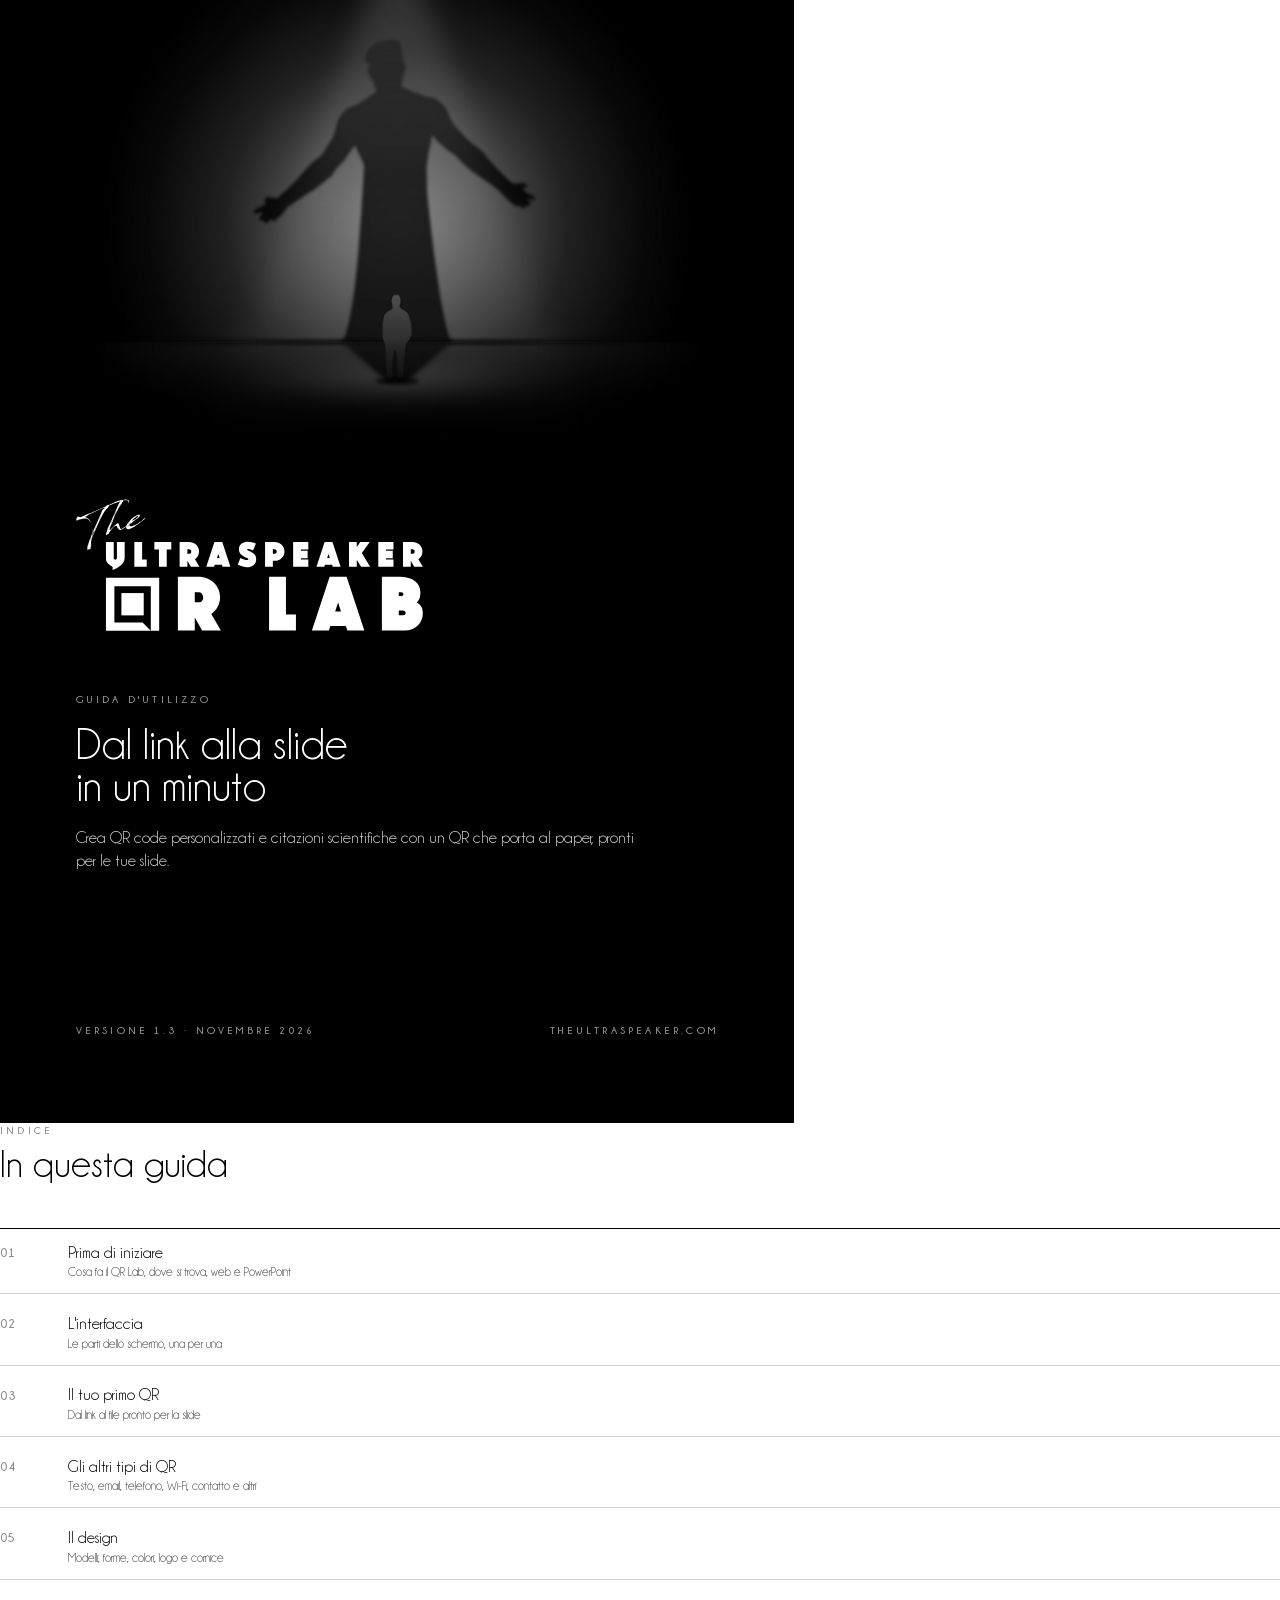
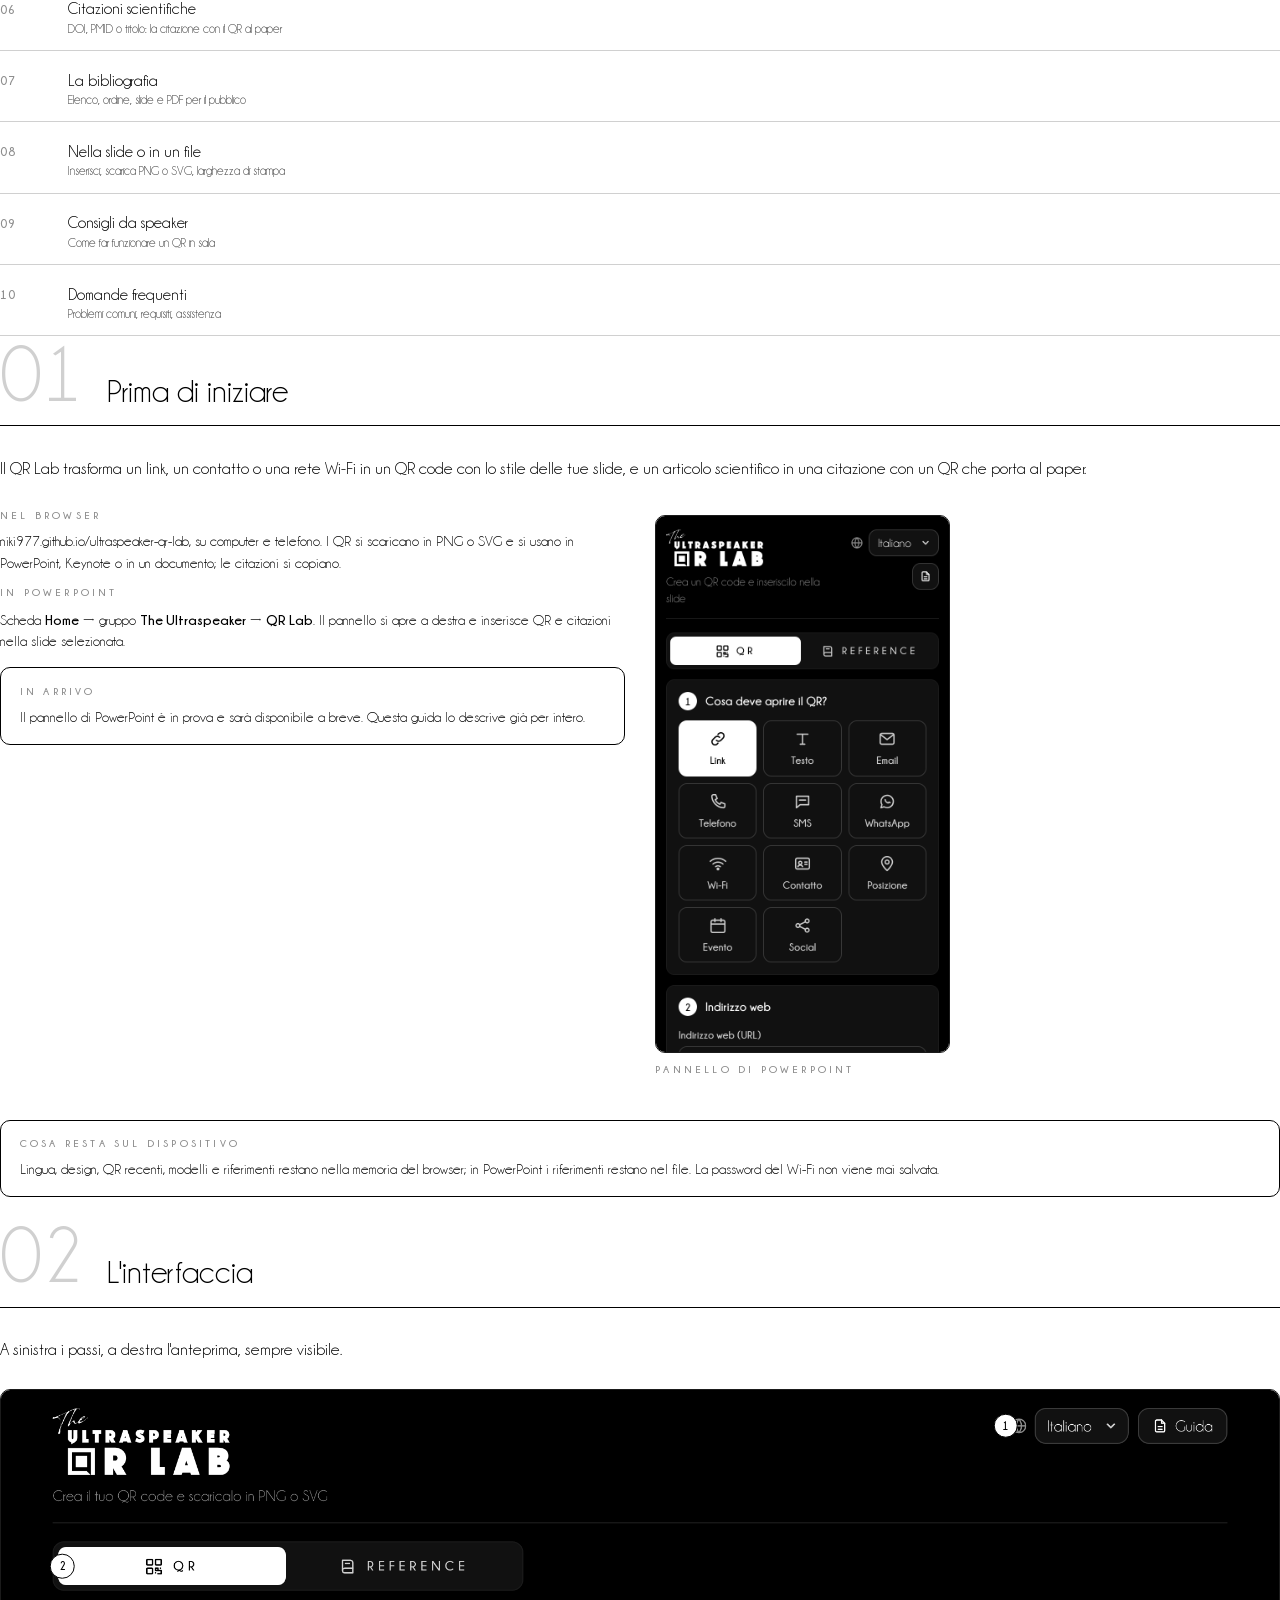
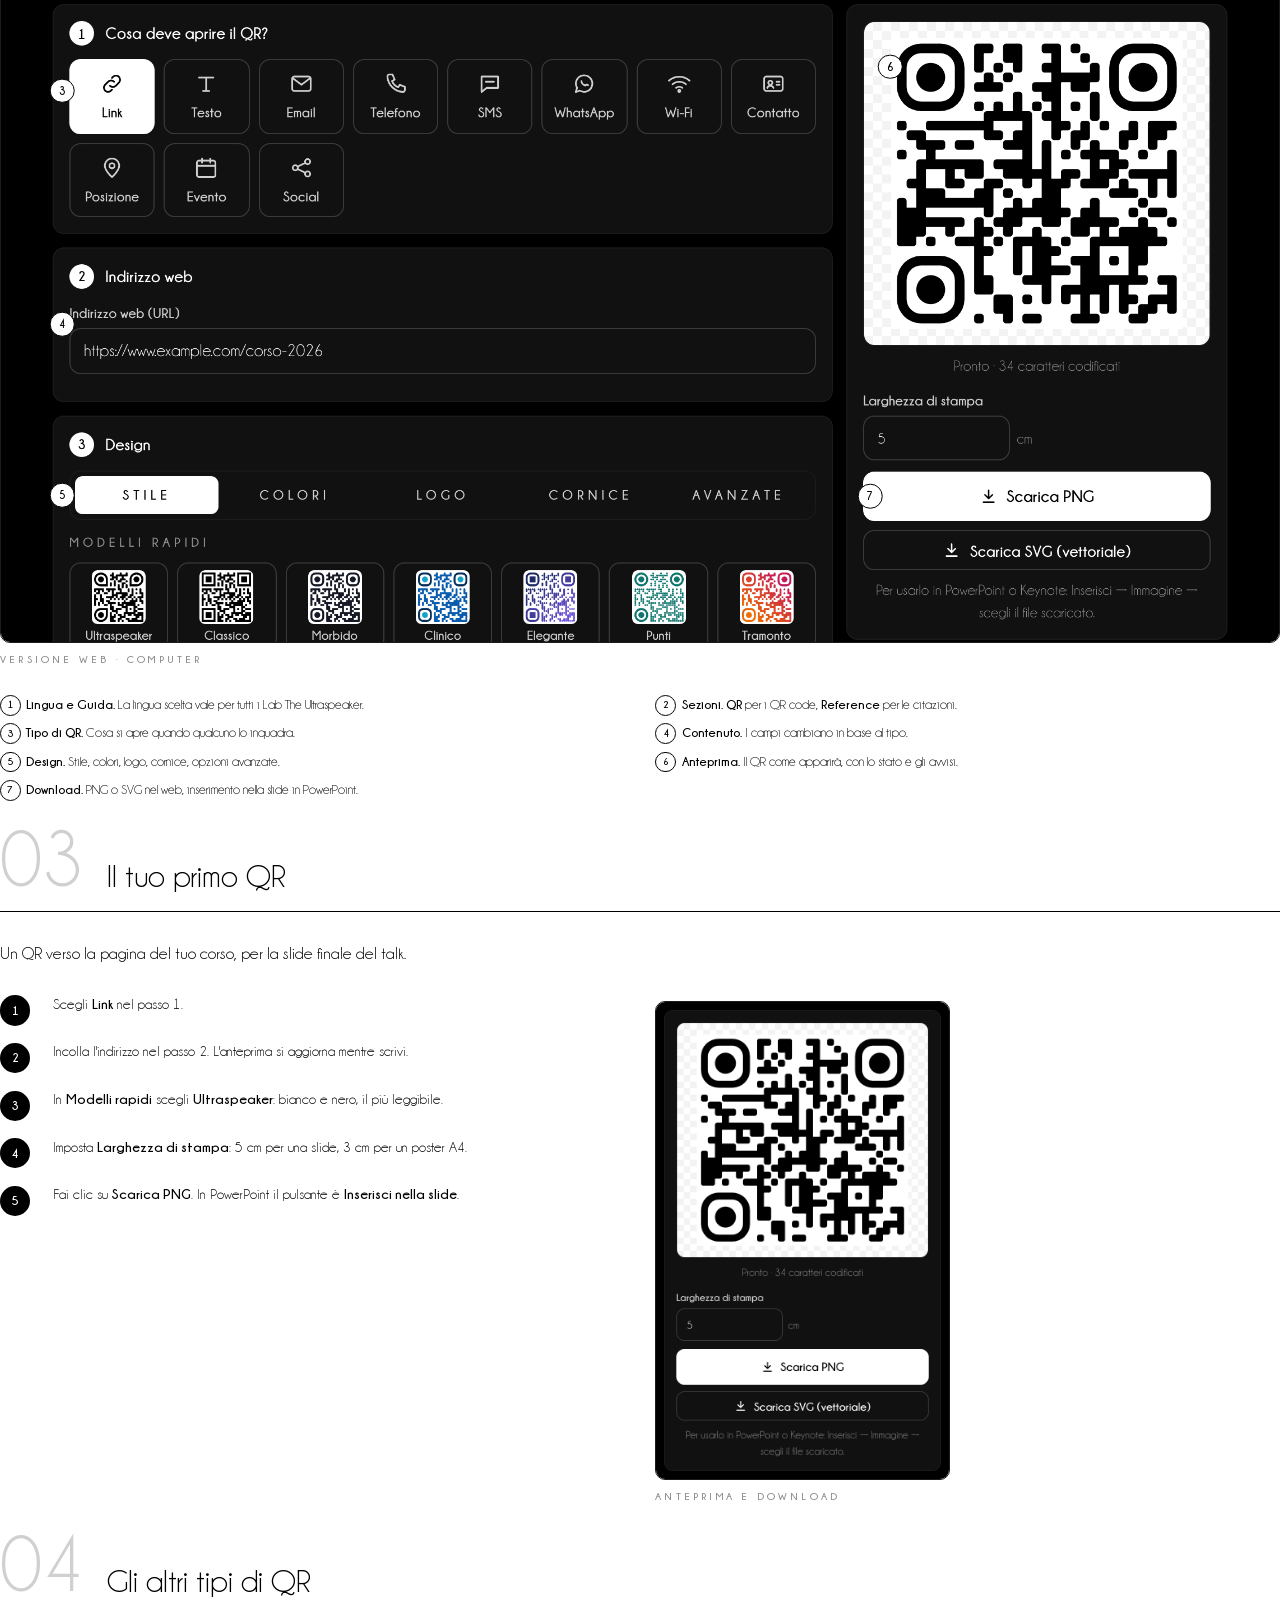
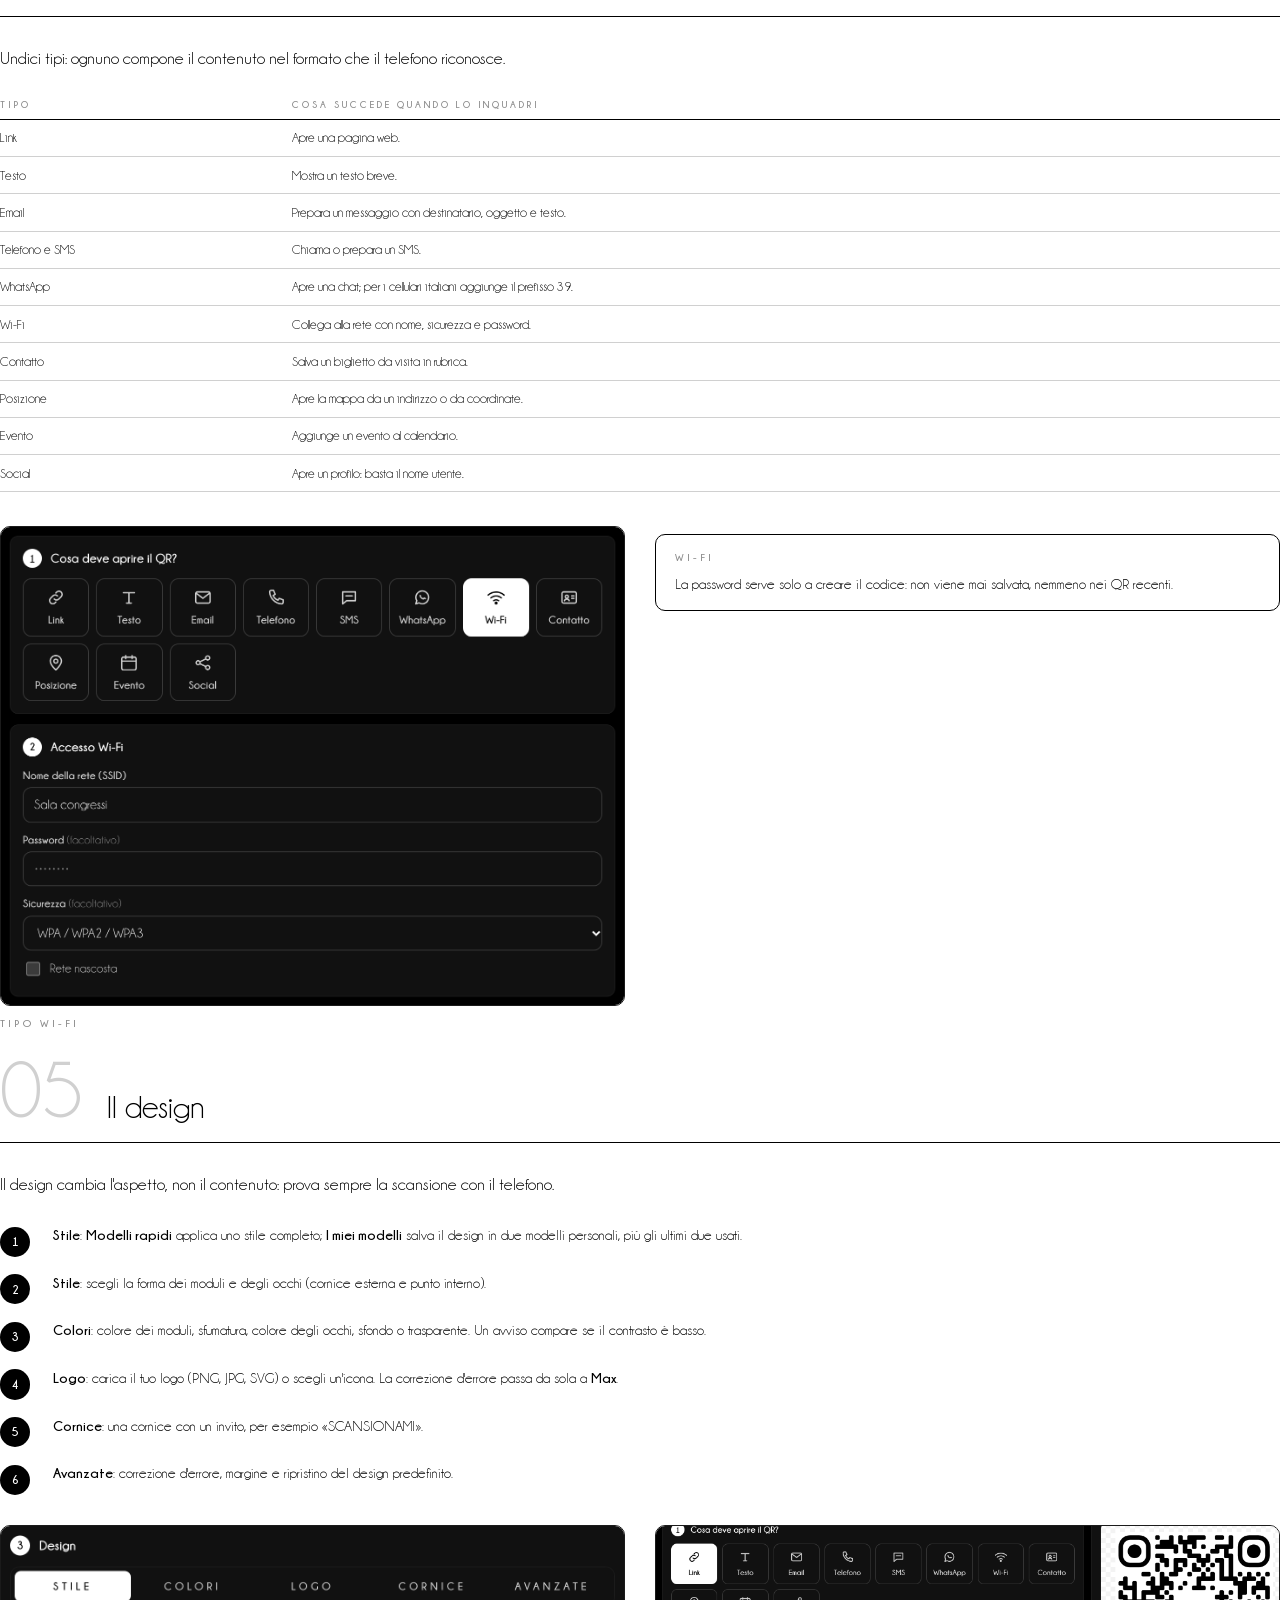
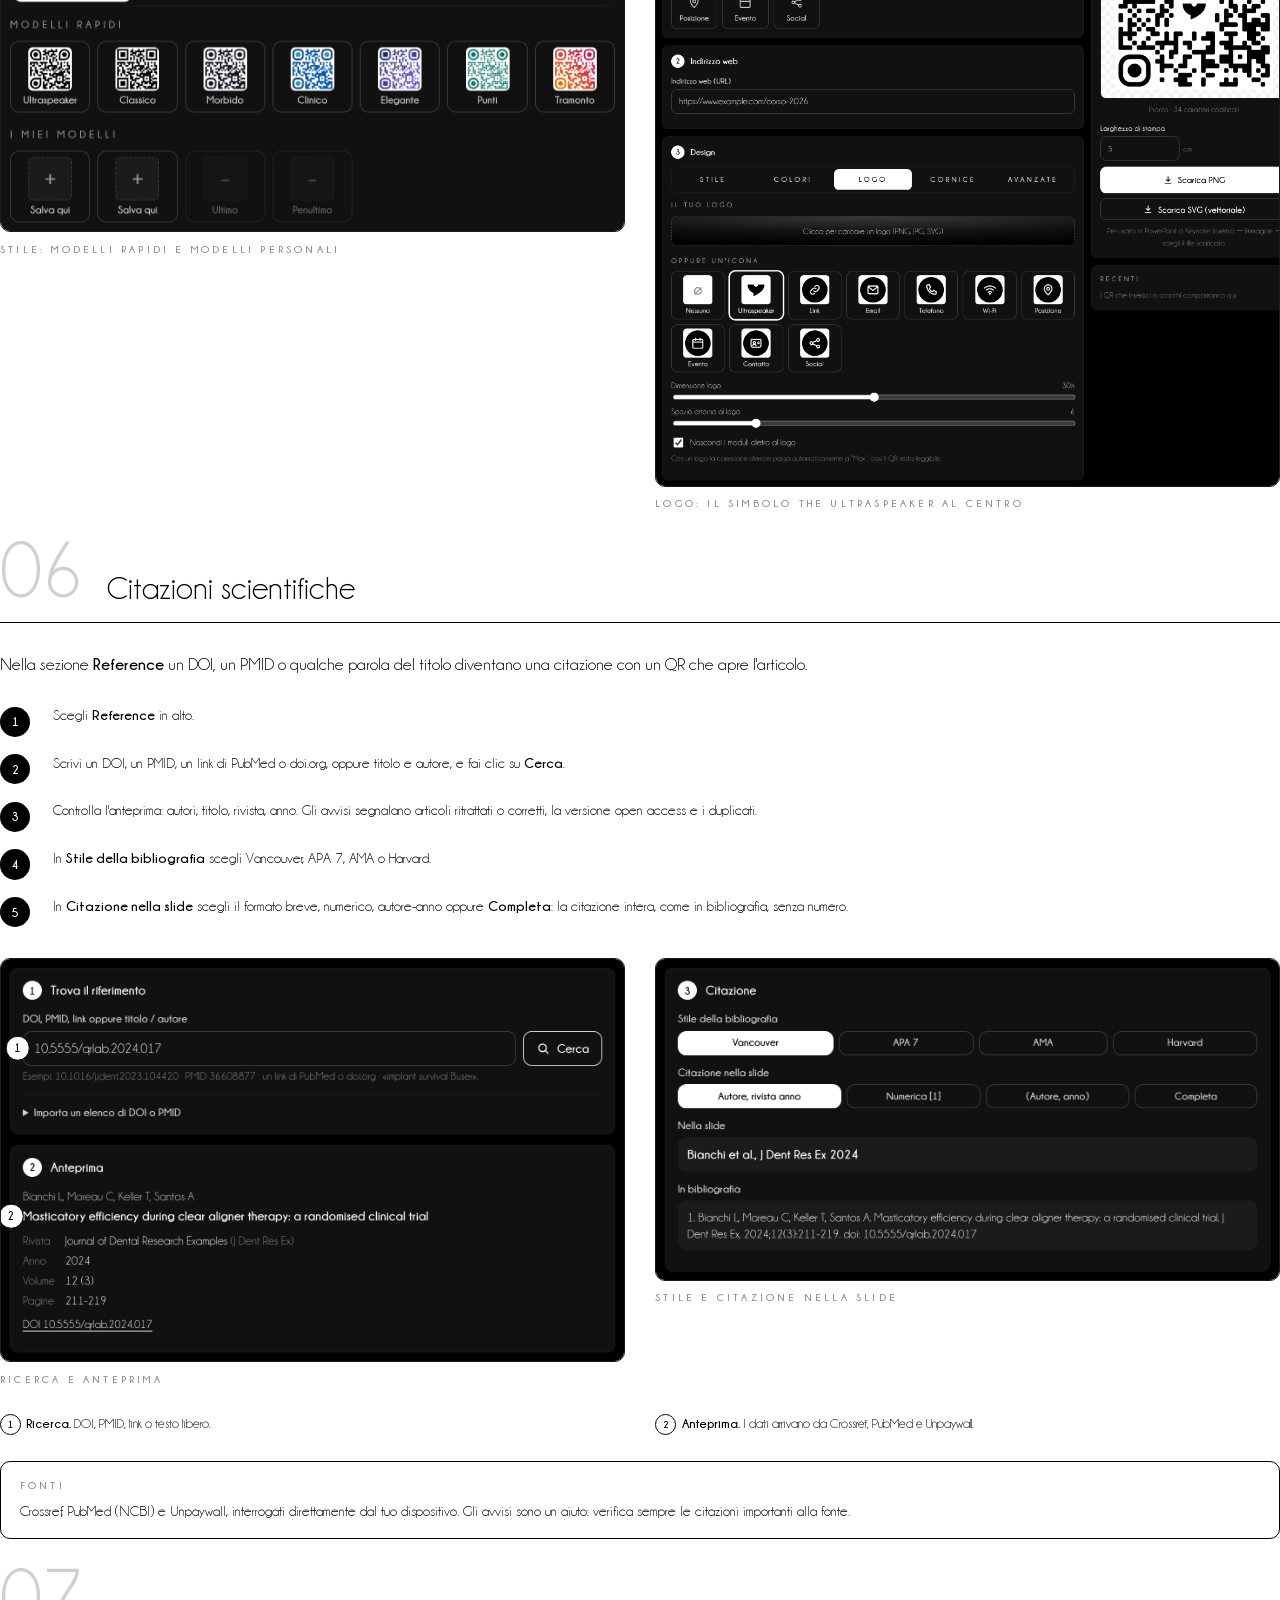
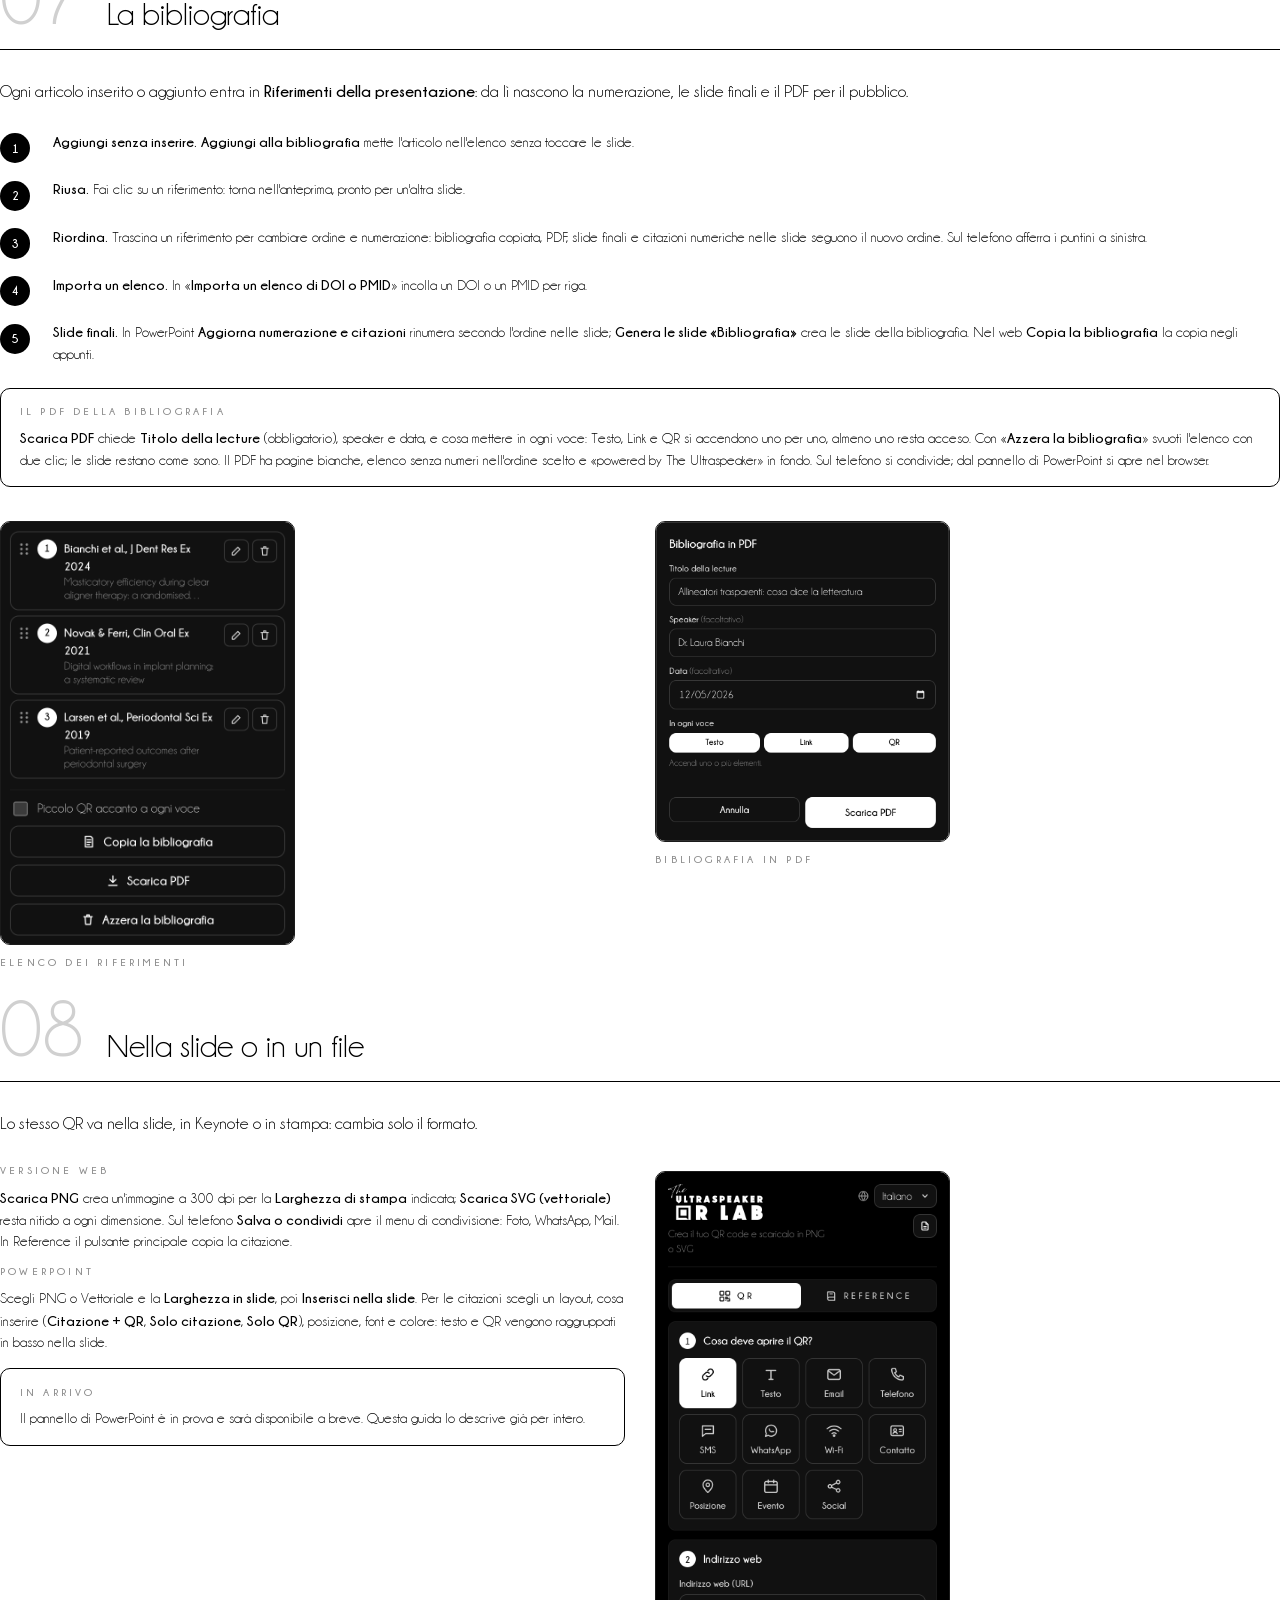
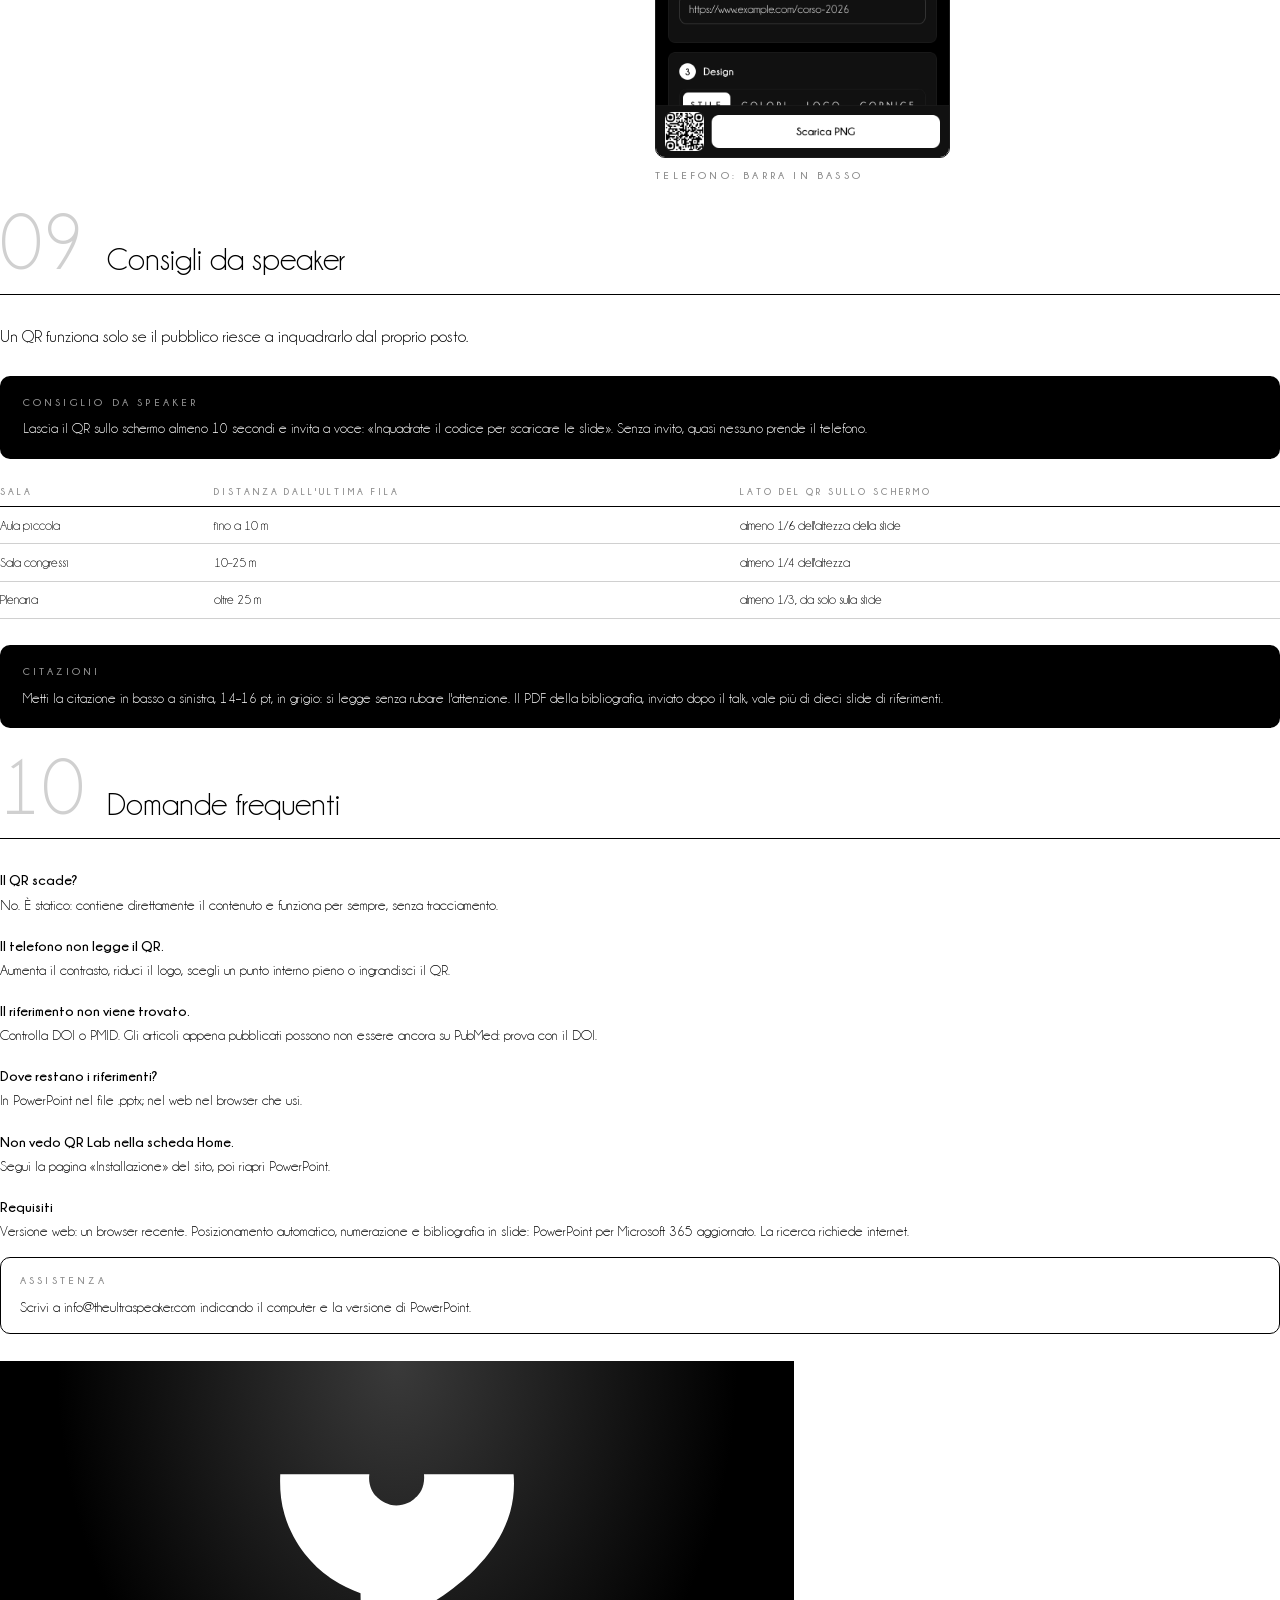
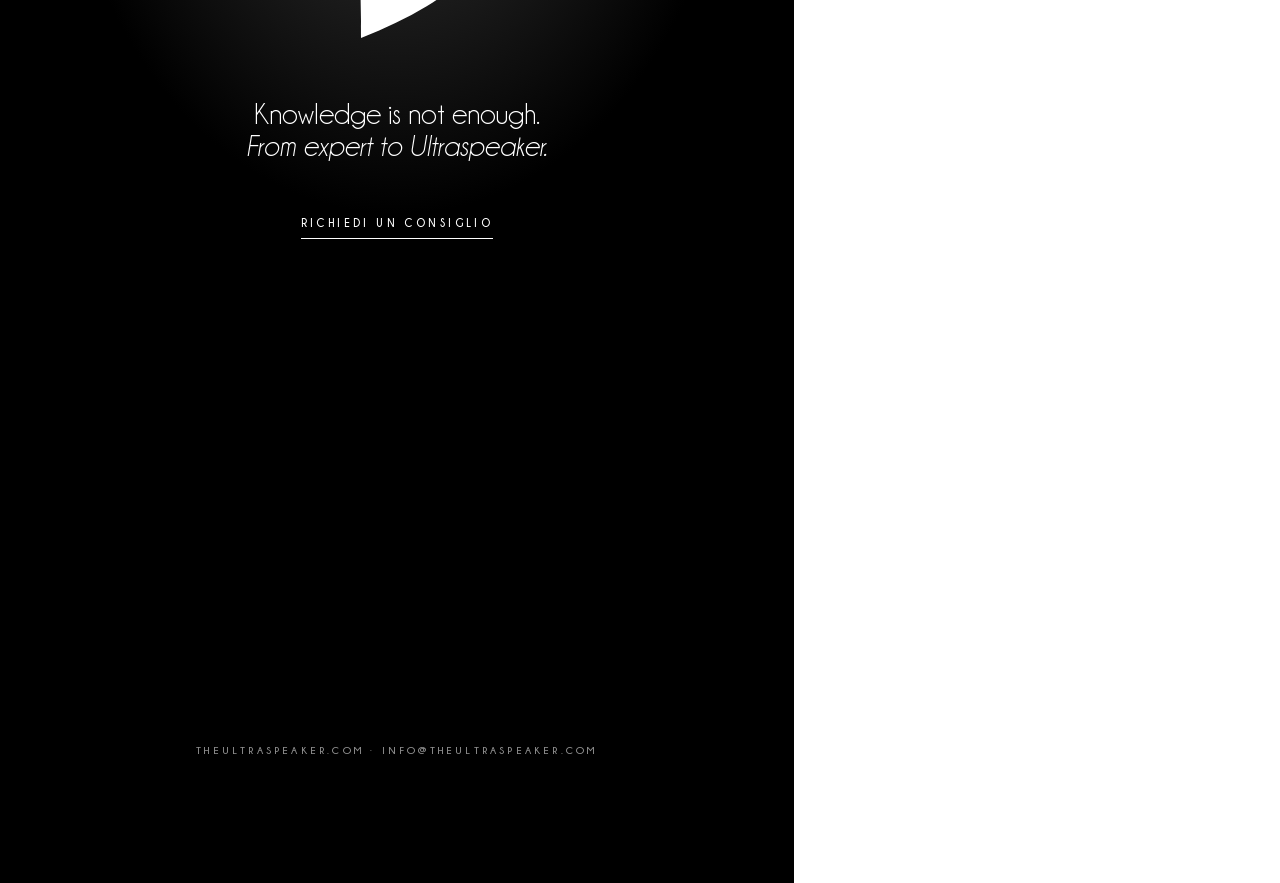
<file: guide/src/guide.it.html>
<!doctype html>
<html lang="it">
<head>
<meta charset="utf-8">
<title>The Ultraspeaker QR Lab · Guida d'utilizzo</title>
<link rel="stylesheet" href="../../shared/guide/ultraspeaker-guide.css">
<style>@page{@bottom-left{content:"THE ULTRASPEAKER  ·  QR LAB  ·  GUIDA";font:700 7pt "Champagne & Limousines",sans-serif;letter-spacing:.32em;color:#8E8E8E;vertical-align:top;padding-top:6mm}}</style>
</head>
<body>

<section class="g-cover">
  <img class="g-cover-shadow" src="../../shared/guide/the-shadow.jpg" alt="">
  <div class="g-cover-body">
    <img class="g-cover-logo" src="../../assets/qr-lab-logo.svg" alt="The Ultraspeaker QR Lab">
    <p class="g-cover-kicker">Guida d'utilizzo</p>
    <h1 class="g-cover-title">Dal link alla slide<br>in un minuto</h1>
    <p class="g-cover-sub">Crea QR code personalizzati e citazioni scientifiche con un QR che porta al paper, pronti per le tue slide.</p>
    <div class="g-cover-meta"><span>Versione 1.3 · Novembre 2026</span><span>theultraspeaker.com</span></div>
  </div>
</section>

<section class="g-toc">
  <p class="g-label">Indice</p>
  <h1>In questa guida</h1>
  <ol>
    <li><span>01</span><span>Prima di iniziare<small>Cosa fa il QR Lab, dove si trova, web e PowerPoint</small></span></li>
    <li><span>02</span><span>L'interfaccia<small>Le parti dello schermo, una per una</small></span></li>
    <li><span>03</span><span>Il tuo primo QR<small>Dal link al file pronto per la slide</small></span></li>
    <li><span>04</span><span>Gli altri tipi di QR<small>Testo, email, telefono, Wi-Fi, contatto e altri</small></span></li>
    <li><span>05</span><span>Il design<small>Modelli, forme, colori, logo e cornice</small></span></li>
    <li><span>06</span><span>Citazioni scientifiche<small>DOI, PMID o titolo: la citazione con il QR al paper</small></span></li>
    <li><span>07</span><span>La bibliografia<small>Elenco, ordine, slide e PDF per il pubblico</small></span></li>
    <li><span>08</span><span>Nella slide o in un file<small>Inserisci, scarica PNG o SVG, larghezza di stampa</small></span></li>
    <li><span>09</span><span>Consigli da speaker<small>Come far funzionare un QR in sala</small></span></li>
    <li><span>10</span><span>Domande frequenti<small>Problemi comuni, requisiti, assistenza</small></span></li>
  </ol>
</section>

<section class="g-chapter">
  <div class="g-chapter-head"><span class="g-chapter-num">01</span><h2 class="g-chapter-title">Prima di iniziare</h2></div>
  <p class="g-chapter-lead">Il QR Lab trasforma un link, un contatto o una rete Wi-Fi in un QR code con lo stile delle tue slide, e un articolo scientifico in una citazione con un QR che porta al paper.</p>
  <div class="g-cols">
    <div>
      <p class="g-label">Nel browser</p>
      <p>niki977.github.io/ultraspeaker-qr-lab, su computer e telefono. I QR si scaricano in PNG o SVG e si usano in PowerPoint, Keynote o in un documento; le citazioni si copiano.</p>
      <p class="g-label">In PowerPoint</p>
      <p>Scheda <b>Home</b> → gruppo <b>The Ultraspeaker</b> → <b>QR Lab</b>. Il pannello si apre a destra e inserisce QR e citazioni nella slide selezionata.</p>
  <div class="g-note"><p class="g-label">In arrivo</p><p>Il pannello di PowerPoint è in prova e sarà disponibile a breve. Questa guida lo descrive già per intero.</p></div>
    </div>
  <figure class="g-shot g-shot--panel">
    <div class="g-shot-frame"><img src="../img/it/01-panel.png" alt=""></div>
    <figcaption>Pannello di PowerPoint</figcaption>
  </figure>
  </div>
  <div class="g-note"><p class="g-label">Cosa resta sul dispositivo</p><p>Lingua, design, QR recenti, modelli e riferimenti restano nella memoria del browser; in PowerPoint i riferimenti restano nel file. La password del Wi-Fi non viene mai salvata.</p></div>
</section>
<section class="g-chapter">
  <div class="g-chapter-head"><span class="g-chapter-num">02</span><h2 class="g-chapter-title">L'interfaccia</h2></div>
  <p class="g-chapter-lead">A sinistra i passi, a destra l'anteprima, sempre visibile.</p>
  <figure class="g-shot">
    <div class="g-shot-frame"><img src="../img/it/01-web.png" alt=""><span class="g-pin" style="left:78.6%;top:4.2%">1</span><span class="g-pin" style="left:4.8%;top:20.7%">2</span><span class="g-pin" style="left:4.8%;top:35.3%">3</span><span class="g-pin" style="left:4.8%;top:62.7%">4</span><span class="g-pin" style="left:4.8%;top:82.8%">5</span><span class="g-pin" style="left:69.6%;top:32.5%">6</span><span class="g-pin" style="left:68%;top:82.9%">7</span></div>
    <figcaption>Versione web · computer</figcaption>
  </figure>
  <ol class="g-legend">
    <li><span>1</span><span><b>Lingua e Guida.</b> La lingua scelta vale per tutti i Lab The Ultraspeaker.</span></li>
    <li><span>2</span><span><b>Sezioni.</b> <b>QR</b> per i QR code, <b>Reference</b> per le citazioni.</span></li>
    <li><span>3</span><span><b>Tipo di QR.</b> Cosa si apre quando qualcuno lo inquadra.</span></li>
    <li><span>4</span><span><b>Contenuto.</b> I campi cambiano in base al tipo.</span></li>
    <li><span>5</span><span><b>Design.</b> Stile, colori, logo, cornice, opzioni avanzate.</span></li>
    <li><span>6</span><span><b>Anteprima.</b> Il QR come apparirà, con lo stato e gli avvisi.</span></li>
    <li><span>7</span><span><b>Download.</b> PNG o SVG nel web, inserimento nella slide in PowerPoint.</span></li>
  </ol>
</section>
<section class="g-chapter">
  <div class="g-chapter-head"><span class="g-chapter-num">03</span><h2 class="g-chapter-title">Il tuo primo QR</h2></div>
  <p class="g-chapter-lead">Un QR verso la pagina del tuo corso, per la slide finale del talk.</p>
  <div class="g-cols">
    <ol class="g-steps">
      <li><div>Scegli <b>Link</b> nel passo 1.</div></li>
      <li><div>Incolla l'indirizzo nel passo 2. L'anteprima si aggiorna mentre scrivi.</div></li>
      <li><div>In <b>Modelli rapidi</b> scegli <b><b>Ultraspeaker</b></b>: bianco e nero, il più leggibile.</div></li>
      <li><div>Imposta <b>Larghezza di stampa</b>: 5 cm per una slide, 3 cm per un poster A4.</div></li>
      <li><div>Fai clic su <b>Scarica PNG</b>. In PowerPoint il pulsante è <b>Inserisci nella slide</b>.</div></li>
    </ol>
  <figure class="g-shot g-shot--panel">
    <div class="g-shot-frame"><img src="../img/it/03-preview.png" alt=""></div>
    <figcaption>Anteprima e download</figcaption>
  </figure>
  </div>
</section>
<section class="g-chapter">
  <div class="g-chapter-head"><span class="g-chapter-num">04</span><h2 class="g-chapter-title">Gli altri tipi di QR</h2></div>
  <p class="g-chapter-lead">Undici tipi: ognuno compone il contenuto nel formato che il telefono riconosce.</p>
  <table>
    <tr><th>Tipo</th><th>Cosa succede quando lo inquadri</th></tr><tr><td>Link</td><td>Apre una pagina web.</td></tr><tr><td>Testo</td><td>Mostra un testo breve.</td></tr><tr><td>Email</td><td>Prepara un messaggio con destinatario, oggetto e testo.</td></tr><tr><td>Telefono e SMS</td><td>Chiama o prepara un SMS.</td></tr><tr><td>WhatsApp</td><td>Apre una chat; per i cellulari italiani aggiunge il prefisso 39.</td></tr><tr><td>Wi-Fi</td><td>Collega alla rete con nome, sicurezza e password.</td></tr><tr><td>Contatto</td><td>Salva un biglietto da visita in rubrica.</td></tr><tr><td>Posizione</td><td>Apre la mappa da un indirizzo o da coordinate.</td></tr><tr><td>Evento</td><td>Aggiunge un evento al calendario.</td></tr><tr><td>Social</td><td>Apre un profilo: basta il nome utente.</td></tr>
  </table>
  <div class="g-cols">
  <figure class="g-shot">
    <div class="g-shot-frame"><img src="../img/it/04-wifi.png" alt=""></div>
    <figcaption>Tipo Wi-Fi</figcaption>
  </figure>
  <div class="g-note"><p class="g-label">Wi-Fi</p><p>La password serve solo a creare il codice: non viene mai salvata, nemmeno nei QR recenti.</p></div>
  </div>
</section>
<section class="g-chapter">
  <div class="g-chapter-head"><span class="g-chapter-num">05</span><h2 class="g-chapter-title">Il design</h2></div>
  <p class="g-chapter-lead">Il design cambia l'aspetto, non il contenuto: prova sempre la scansione con il telefono.</p>
  <ol class="g-steps">
      <li><div><b><b>Stile</b></b>: <b>Modelli rapidi</b> applica uno stile completo; <b>I miei modelli</b> salva il design in due modelli personali, più gli ultimi due usati.</div></li>
      <li><div><b><b>Stile</b></b>: scegli la forma dei moduli e degli occhi (cornice esterna e punto interno).</div></li>
      <li><div><b><b>Colori</b></b>: colore dei moduli, sfumatura, colore degli occhi, sfondo o trasparente. Un avviso compare se il contrasto è basso.</div></li>
      <li><div><b><b>Logo</b></b>: carica il tuo logo (PNG, JPG, SVG) o scegli un'icona. La correzione d'errore passa da sola a <b>Max</b>.</div></li>
      <li><div><b><b>Cornice</b></b>: una cornice con un invito, per esempio «SCANSIONAMI».</div></li>
      <li><div><b><b>Avanzate</b></b>: correzione d'errore, margine e ripristino del design predefinito.</div></li>
    </ol>
  <div class="g-cols">
  <figure class="g-shot">
    <div class="g-shot-frame"><img src="../img/it/05-style.png" alt=""></div>
    <figcaption>Stile: modelli rapidi e modelli personali</figcaption>
  </figure>
  <figure class="g-shot">
    <div class="g-shot-frame"><img src="../img/it/05-logo.png" alt=""></div>
    <figcaption>Logo: il simbolo The Ultraspeaker al centro</figcaption>
  </figure>
  </div>
</section>
<section class="g-chapter">
  <div class="g-chapter-head"><span class="g-chapter-num">06</span><h2 class="g-chapter-title">Citazioni scientifiche</h2></div>
  <p class="g-chapter-lead">Nella sezione <b>Reference</b> un DOI, un PMID o qualche parola del titolo diventano una citazione con un QR che apre l'articolo.</p>
  <ol class="g-steps">
      <li><div>Scegli <b>Reference</b> in alto.</div></li>
      <li><div>Scrivi un DOI, un PMID, un link di PubMed o doi.org, oppure titolo e autore, e fai clic su <b>Cerca</b>.</div></li>
      <li><div>Controlla l'anteprima: autori, titolo, rivista, anno. Gli avvisi segnalano articoli ritrattati o corretti, la versione open access e i duplicati.</div></li>
      <li><div>In <b>Stile della bibliografia</b> scegli Vancouver, APA 7, AMA o Harvard.</div></li>
      <li><div>In <b>Citazione nella slide</b> scegli il formato breve, numerico, autore-anno oppure <b>Completa</b>: la citazione intera, come in bibliografia, senza numero.</div></li>
    </ol>
  <div class="g-cols">
  <figure class="g-shot">
    <div class="g-shot-frame"><img src="../img/it/06-search.png" alt=""><span class="g-pin" style="left:2.7%;top:22.2%">1</span><span class="g-pin" style="left:1.6%;top:64%">2</span></div>
    <figcaption>Ricerca e anteprima</figcaption>
  </figure>
  <figure class="g-shot">
    <div class="g-shot-frame"><img src="../img/it/06-cite.png" alt=""></div>
    <figcaption>Stile e citazione nella slide</figcaption>
  </figure>
  </div>
  <ol class="g-legend">
    <li><span>1</span><span><b>Ricerca.</b> DOI, PMID, link o testo libero.</span></li>
    <li><span>2</span><span><b>Anteprima.</b> I dati arrivano da Crossref, PubMed e Unpaywall.</span></li>
  </ol>
  <div class="g-note"><p class="g-label">Fonti</p><p>Crossref, PubMed (NCBI) e Unpaywall, interrogati direttamente dal tuo dispositivo. Gli avvisi sono un aiuto: verifica sempre le citazioni importanti alla fonte.</p></div>
</section>
<section class="g-chapter">
  <div class="g-chapter-head"><span class="g-chapter-num">07</span><h2 class="g-chapter-title">La bibliografia</h2></div>
  <p class="g-chapter-lead">Ogni articolo inserito o aggiunto entra in <b>Riferimenti della presentazione</b>: da lì nascono la numerazione, le slide finali e il PDF per il pubblico.</p>
  <ol class="g-steps">
      <li><div><b>Aggiungi senza inserire.</b> <b>Aggiungi alla bibliografia</b> mette l'articolo nell'elenco senza toccare le slide.</div></li>
      <li><div><b>Riusa.</b> Fai clic su un riferimento: torna nell'anteprima, pronto per un'altra slide.</div></li>
      <li><div><b>Riordina.</b> Trascina un riferimento per cambiare ordine e numerazione: bibliografia copiata, PDF, slide finali e citazioni numeriche nelle slide seguono il nuovo ordine. Sul telefono afferra i puntini a sinistra.</div></li>
      <li><div><b>Importa un elenco.</b> In «<b>Importa un elenco di DOI o PMID</b>» incolla un DOI o un PMID per riga.</div></li>
      <li><div><b>Slide finali.</b> In PowerPoint <b>Aggiorna numerazione e citazioni</b> rinumera secondo l'ordine nelle slide; <b>Genera le slide «Bibliografia»</b> crea le slide della bibliografia. Nel web <b>Copia la bibliografia</b> la copia negli appunti.</div></li>
    </ol>
  <div class="g-note"><p class="g-label">Il PDF della bibliografia</p><p><b>Scarica PDF</b> chiede <b>Titolo della lecture</b> (obbligatorio), speaker e data, e cosa mettere in ogni voce: Testo, Link e QR si accendono uno per uno, almeno uno resta acceso. Con «<b>Azzera la bibliografia</b>» svuoti l'elenco con due clic; le slide restano come sono. Il PDF ha pagine bianche, elenco senza numeri nell'ordine scelto e «powered by The Ultraspeaker» in fondo. Sul telefono si condivide; dal pannello di PowerPoint si apre nel browser.</p></div>
  <div class="g-cols">
  <figure class="g-shot g-shot--panel">
    <div class="g-shot-frame"><img src="../img/it/07-list.png" alt=""></div>
    <figcaption>Elenco dei riferimenti</figcaption>
  </figure>
  <figure class="g-shot g-shot--panel">
    <div class="g-shot-frame"><img src="../img/it/07-pdf.png" alt=""></div>
    <figcaption>Bibliografia in PDF</figcaption>
  </figure>
  </div>
</section>
<section class="g-chapter">
  <div class="g-chapter-head"><span class="g-chapter-num">08</span><h2 class="g-chapter-title">Nella slide o in un file</h2></div>
  <p class="g-chapter-lead">Lo stesso QR va nella slide, in Keynote o in stampa: cambia solo il formato.</p>
  <div class="g-cols">
    <div>
      <p class="g-label">Versione web</p>
      <p><b>Scarica PNG</b> crea un'immagine a 300 dpi per la <b>Larghezza di stampa</b> indicata; <b>Scarica SVG (vettoriale)</b> resta nitido a ogni dimensione. Sul telefono <b>Salva o condividi</b> apre il menu di condivisione: Foto, WhatsApp, Mail. In Reference il pulsante principale copia la citazione.</p>
      <p class="g-label">PowerPoint</p>
      <p>Scegli PNG o Vettoriale e la <b>Larghezza in slide</b>, poi <b>Inserisci nella slide</b>. Per le citazioni scegli un layout, cosa inserire (<b>Citazione + QR</b>, <b>Solo citazione</b>, <b>Solo QR</b>), posizione, font e colore: testo e QR vengono raggruppati in basso nella slide.</p>
  <div class="g-note"><p class="g-label">In arrivo</p><p>Il pannello di PowerPoint è in prova e sarà disponibile a breve. Questa guida lo descrive già per intero.</p></div>
    </div>
  <figure class="g-shot g-shot--panel">
    <div class="g-shot-frame"><img src="../img/it/08-phone.png" alt=""></div>
    <figcaption>Telefono: barra in basso</figcaption>
  </figure>
  </div>
</section>
<section class="g-chapter">
  <div class="g-chapter-head"><span class="g-chapter-num">09</span><h2 class="g-chapter-title">Consigli da speaker</h2></div>
  <p class="g-chapter-lead">Un QR funziona solo se il pubblico riesce a inquadrarlo dal proprio posto.</p>
  <div class="g-tip"><p class="g-label">Consiglio da speaker</p><p>Lascia il QR sullo schermo almeno 10 secondi e invita a voce: «Inquadrate il codice per scaricare le slide». Senza invito, quasi nessuno prende il telefono.</p></div>
  <table>
    <tr><th>Sala</th><th>Distanza dall'ultima fila</th><th>Lato del QR sullo schermo</th></tr><tr><td>Aula piccola</td><td>fino a 10 m</td><td>almeno 1/6 dell'altezza della slide</td></tr><tr><td>Sala congressi</td><td>10–25 m</td><td>almeno 1/4 dell'altezza</td></tr><tr><td>Plenaria</td><td>oltre 25 m</td><td>almeno 1/3, da solo sulla slide</td></tr>
  </table>
  <div class="g-tip"><p class="g-label">Citazioni</p><p>Metti la citazione in basso a sinistra, 14–16 pt, in grigio: si legge senza rubare l'attenzione. Il PDF della bibliografia, inviato dopo il talk, vale più di dieci slide di riferimenti.</p></div>
</section>
<section class="g-chapter">
  <div class="g-chapter-head"><span class="g-chapter-num">10</span><h2 class="g-chapter-title">Domande frequenti</h2></div>
  <dl class="g-faq">
    <dt>Il QR scade?</dt>
    <dd>No. È statico: contiene direttamente il contenuto e funziona per sempre, senza tracciamento.</dd>
    <dt>Il telefono non legge il QR.</dt>
    <dd>Aumenta il contrasto, riduci il logo, scegli un punto interno pieno o ingrandisci il QR.</dd>
    <dt>Il riferimento non viene trovato.</dt>
    <dd>Controlla DOI o PMID. Gli articoli appena pubblicati possono non essere ancora su PubMed: prova con il DOI.</dd>
    <dt>Dove restano i riferimenti?</dt>
    <dd>In PowerPoint nel file .pptx; nel web nel browser che usi.</dd>
    <dt>Non vedo QR Lab nella scheda Home.</dt>
    <dd>Segui la pagina «Installazione» del sito, poi riapri PowerPoint.</dd>
    <dt>Requisiti</dt>
    <dd>Versione web: un browser recente. Posizionamento automatico, numerazione e bibliografia in slide: PowerPoint per Microsoft 365 aggiornato. La ricerca richiede internet.</dd>
  </dl>
  <div class="g-note"><p class="g-label">Assistenza</p><p>Scrivi a info@theultraspeaker.com indicando il computer e la versione di PowerPoint.</p></div>
</section>

<section class="g-back">
  <img class="g-back-arena" src="../../shared/guide/arena-white.svg" alt="">
  <p class="g-back-claim">Knowledge is not enough.<br><i>From expert to Ultraspeaker.</i></p>
  <a class="g-back-cta" href="mailto:info@theultraspeaker.com?subject=Richiedi%20un%20consiglio">Richiedi un consiglio</a>
  <p class="g-back-contacts">theultraspeaker.com · info@theultraspeaker.com</p>
</section>

</body>
</html>
</file>
<file: shared/ultraspeaker-lab.css>
/* ==========================================================================
   The Ultraspeaker Lab — stile comune  ·  versione 1.3 (novembre 2026)
   File IDENTICO in tutti i Lab: shared/ultraspeaker-lab.css
   Non modificarlo dentro un singolo Lab: si cambia qui e si ricopia in tutti.
   Ogni Lab mette le proprie regole in un secondo foglio, caricato DOPO questo,
   usando solo le variabili --us-* qui sotto.
   ========================================================================== */

/* Champagne & Limousines (Brand Book, p. 17) — i quattro file stanno in /fonts */
@font-face{font-family:"Champagne & Limousines";font-weight:100 549;font-style:normal;font-display:swap;src:url(../fonts/champagne-limousines-regular.woff2) format("woff2")}
@font-face{font-family:"Champagne & Limousines";font-weight:550 900;font-style:normal;font-display:swap;src:url(../fonts/champagne-limousines-bold.woff2) format("woff2")}
@font-face{font-family:"Champagne & Limousines";font-weight:100 549;font-style:italic;font-display:swap;src:url(../fonts/champagne-limousines-italic.woff2) format("woff2")}
@font-face{font-family:"Champagne & Limousines";font-weight:550 900;font-style:italic;font-display:swap;src:url(../fonts/champagne-limousines-bolditalic.woff2) format("woff2")}

:root{
  /* Palette del Brand Book (p. 16) */
  --us-stage-black:#000000;  /* sfondo di tutto */
  --us-backstage:#111111;    /* pannelli, campi, menu */
  --us-curtain:#1B1B1B;      /* superficie 2, bordi leggeri, divisori */
  --us-graphite:#3A3A3A;     /* bordi di pulsanti, campi, menu */
  --us-ash:#8E8E8E;          /* testo terziario, etichette, icone spente */
  --us-silver:#D0D0D0;       /* testo secondario, link */
  --us-house-lights:#F3F3F3; /* carta (anteprime chiare) */
  --us-spotlight:#FFFFFF;    /* testo principale, pulsante principale */

  /* Colori funzionali: solo nell'interfaccia, mai nei contenuti esportati */
  --us-focus:#4F8DFF;
  --us-warn:#FFCF80;  --us-warn-soft:#2D230F;
  --us-ok:#7DDC8A;    --us-ok-soft:#10261A;
  --us-crit:#FF7A7A;  --us-crit-soft:#2E1414;

  /* Forma */
  --us-radius:10px;
  --us-border:1px solid var(--us-graphite);
  --us-divider:1px solid var(--us-curtain);

  /* Tipografia */
  --us-font:"Champagne & Limousines","Avenir Next","Segoe UI",-apple-system,Arial,sans-serif;
  --us-text:14px;  --us-text-small:12.5px;  --us-label:11px;  --us-title:24px;

  /* Misure dei controlli */
  --us-h-primary:44px; --us-h-button:36px; --us-h-chip:28px; --us-h-lang:32px;

  color-scheme:dark;
}

/* ---------- Base ---------- */
*{box-sizing:border-box}
html{scrollbar-gutter:stable}
html,body{margin:0;min-height:100%;background:var(--us-stage-black)}
body{color:var(--us-spotlight);font:400 var(--us-text)/1.6 var(--us-font);font-size-adjust:.47;-webkit-font-smoothing:antialiased}
button,select,input,textarea{font:inherit;color:inherit}
button{cursor:pointer}
button:disabled,.us-btn:disabled{cursor:default;opacity:.45}
:focus-visible{outline:2px solid var(--us-focus);outline-offset:2px}
a{color:var(--us-silver);text-underline-offset:3px}
a:hover{color:var(--us-spotlight)}
[hidden]{display:none!important}
.us-sr{position:absolute;width:1px;height:1px;overflow:hidden;clip:rect(0 0 0 0);white-space:nowrap}

/* ---------- Pagina ---------- */
/* Larghezze: --narrow strumenti a un pannello, --wide anteprima affiancata; editor a tela senza classe */
.us-page{margin:0 auto;padding:0 16px 32px}
.us-page--narrow{max-width:760px}
.us-page--wide{max-width:1080px}
body.us-addin .us-page{max-width:none;padding:0 12px 24px}

/* ---------- Intestazione ---------- */
.us-header{display:flex;align-items:flex-start;justify-content:space-between;gap:12px;padding:16px 0 14px;border-bottom:var(--us-divider);margin-bottom:16px}
.us-logo{display:block;line-height:0}
.us-logo img{height:60px;width:auto;display:block}
.us-subtitle{margin:8px 0 0;font-size:var(--us-text-small);color:var(--us-ash);display:flex;align-items:center;gap:6px}
.us-subtitle .us-dot{width:6px;height:6px;border-radius:50%;background:var(--us-ash);flex:none}
.us-header-tools{display:flex;align-items:center;gap:8px;flex-wrap:wrap;justify-content:flex-end}
body.us-addin .us-logo img{height:44px}
@media (max-width:560px){.us-logo img{height:48px}}

/* ---------- Selettore lingua: mappamondo + nome intero ---------- */
.us-lang{display:inline-flex;align-items:center;gap:6px;color:var(--us-ash)}
.us-lang svg{width:16px;height:16px;fill:none;stroke:currentColor;stroke-width:1.8;flex:none}
.us-lang select{height:var(--us-h-lang);padding:0 28px 0 10px;background:var(--us-backstage) url("data:image/svg+xml,%3Csvg xmlns='http://www.w3.org/2000/svg' viewBox='0 0 12 12'%3E%3Cpath d='M3 4.5 6 7.5 9 4.5' fill='none' stroke='%23D0D0D0' stroke-width='1.5' stroke-linecap='round' stroke-linejoin='round'/%3E%3C/svg%3E") no-repeat right 9px center/12px;border:var(--us-border);border-radius:var(--us-radius);color:var(--us-spotlight);font-size:13px;-webkit-appearance:none;appearance:none;cursor:pointer}

/* ---------- Etichette di sezione ---------- */
.us-label{font-size:var(--us-label);font-weight:700;letter-spacing:.32em;text-transform:uppercase;color:var(--us-ash);margin:0 0 8px}
.us-title{font-size:var(--us-title);font-weight:700;line-height:1.2;margin:0 0 8px}

/* ---------- Pannelli ---------- */
.us-panel{background:var(--us-backstage);border:var(--us-divider);border-radius:var(--us-radius);padding:14px}

/* ---------- Pulsanti ---------- */
.us-btn{display:inline-flex;align-items:center;justify-content:center;gap:8px;height:var(--us-h-button);padding:0 14px;background:transparent;border:var(--us-border);border-radius:var(--us-radius);color:var(--us-spotlight);font-size:13.5px;font-weight:600;text-decoration:none;white-space:nowrap}
.us-btn:hover:not(:disabled){border-color:var(--us-silver)}
.us-btn svg{width:16px;height:16px;fill:none;stroke:currentColor;stroke-width:2;stroke-linecap:round;stroke-linejoin:round;flex:none}
.us-btn--primary{height:var(--us-h-primary);background:var(--us-spotlight);border-color:var(--us-spotlight);color:var(--us-stage-black);font-size:14px;font-weight:700}
.us-btn--primary:hover:not(:disabled){background:var(--us-house-lights)}
.us-btn--block{display:flex;width:100%}
.us-btn--icon{width:var(--us-h-button);padding:0}

/* ---------- Pulsante «Guida»: subito a destra del selettore lingua e identico a lui ----------
   Sta dopo .us-btn perché a parità di specificità vince l'ultima regola: prima, .us-btn
   gli imponeva 36 px e peso 600. Su telefono e nel pannello resta l'icona; il nome va in aria-label. */
.us-guide{height:var(--us-h-lang);padding:0 12px;gap:6px;background:var(--us-backstage);border:var(--us-border);font-size:13px;font-weight:400;line-height:normal}
.us-guide:hover:not(:disabled){border-color:var(--us-ash)}
.us-guide svg{width:14px;height:14px}
body.us-addin .us-guide{width:var(--us-h-lang);padding:0}
body.us-addin .us-guide span{display:none}
@media (max-width:560px){.us-guide{width:var(--us-h-lang);padding:0}.us-guide span{display:none}}

/* Scelte brevi (formati, stili rapidi): stessa forma, piu piccole */
.us-chip{height:var(--us-h-chip);padding:0 10px;background:transparent;border:var(--us-border);border-radius:var(--us-radius);color:var(--us-silver);font-size:11.5px;font-weight:700}
.us-chip[aria-pressed="true"],.us-chip.is-active{background:var(--us-spotlight);border-color:var(--us-spotlight);color:var(--us-stage-black)}

/* Schede (selettore segmentato) */
.us-tabs{display:flex;gap:4px;padding:4px;background:var(--us-backstage);border:var(--us-divider);border-radius:var(--us-radius)}
.us-tab{flex:1;height:34px;border:0;border-radius:7px;background:transparent;color:var(--us-silver);font-size:11.5px;font-weight:700;letter-spacing:.32em;text-transform:uppercase}
.us-tab[aria-selected="true"]{background:var(--us-spotlight);color:var(--us-stage-black)}

/* ---------- Campi ---------- */
.us-field{width:100%;min-height:40px;padding:8px 12px;background:var(--us-backstage);border:var(--us-border);border-radius:var(--us-radius);color:var(--us-spotlight)}
.us-field::placeholder{color:var(--us-ash)}

/* ---------- Avvisi ---------- */
.us-note{padding:10px 12px;border-radius:var(--us-radius);font-size:13px;background:var(--us-backstage);color:var(--us-silver)}
.us-note--warn{background:var(--us-warn-soft);color:var(--us-warn)}
.us-note--ok{background:var(--us-ok-soft);color:var(--us-ok)}
.us-note--crit{background:var(--us-crit-soft);color:var(--us-crit)}

/* ---------- Chiusura: «Richiedi un consiglio» (EN «Ask for advice») + link ---------- */
.us-footer{margin-top:32px;padding-top:24px;border-top:var(--us-divider);text-align:center}
.us-cta{display:inline-flex;flex-direction:column;align-items:center;gap:10px;color:var(--us-spotlight);text-decoration:none}
.us-cta img{height:44px;width:auto}
.us-cta span{font-size:var(--us-label);font-weight:700;letter-spacing:.32em;text-transform:uppercase;padding-bottom:4px;border-bottom:1px solid var(--us-spotlight)}
.us-links{margin:20px 0 0;font-size:var(--us-text-small);color:var(--us-ash)}
.us-links a{color:var(--us-silver)}
.us-links a+a::before{content:"·";display:inline-block;margin:0 8px;color:var(--us-ash);text-decoration:none}

/* ---------- Pagine Supporto / Privacy / Condizioni d'uso / Guida ---------- */
.us-doc{max-width:760px;margin:0 auto;padding:0 16px 32px}
.us-doc-nav{display:flex;flex-wrap:wrap;gap:4px 18px;margin:0 0 24px}
.us-doc-nav a{font-size:var(--us-label);font-weight:700;letter-spacing:.32em;text-transform:uppercase;color:var(--us-silver);text-decoration:none;padding:6px 0;border-bottom:1px solid transparent}
.us-doc-nav a[aria-current="page"]{color:var(--us-spotlight);border-bottom-color:var(--us-spotlight)}
.us-doc h1{font-size:var(--us-title);font-weight:700;margin:0 0 4px}
.us-doc h2{font-size:16px;font-weight:700;margin:28px 0 6px}
.us-doc p,.us-doc li{color:var(--us-silver);line-height:1.6}
.us-doc .us-updated{font-size:var(--us-text-small);color:var(--us-ash);margin:0 0 20px}
.us-doc [data-lang]{display:none}
html[lang="it"] .us-doc [data-lang="it"],html[lang="en"] .us-doc [data-lang="en"],html[lang="es"] .us-doc [data-lang="es"],
html[lang="fr"] .us-doc [data-lang="fr"],html[lang="de"] .us-doc [data-lang="de"]{display:block}

/* ---------- Spotlight: l'unico gradiente del Brand Book (p. 16) ----------
   Solo per aree d'accoglienza: zona di caricamento file, schermata iniziale vuota. */
.us-spotlight,.us-panel.us-spotlight{background:radial-gradient(120% 100% at 50% 0%,var(--us-graphite) 0%,var(--us-backstage) 55%,var(--us-stage-black) 100%)}
</file>
<file: css/app.css>
/* The Ultraspeaker QR Lab — stile proprio del Lab, caricato dopo shared/ultraspeaker-lab.css.
   Solo variabili --us-*; qui c'è soltanto ciò che serve alla funzione del QR Lab. */

/* ---------- Pagina: colonna principale + anteprima affiancata ---------- */
.us-page{padding-bottom:96px}
.layout{display:grid;gap:12px;grid-template-columns:minmax(0,1fr)}
.layout>main,.layout>aside{min-width:0}
.us-panel{margin-bottom:12px}
.us-tabs.modes{margin:0 0 12px}
.modes .us-tab{display:flex;align-items:center;justify-content:center;gap:8px}
.modes .us-tab svg{width:17px;height:17px;stroke:currentColor;fill:none;stroke-width:1.8;stroke-linecap:round;stroke-linejoin:round;flex:none}
@media (min-width:760px){
  .us-page{padding-bottom:32px}
  .layout{grid-template-columns:minmax(0,1fr) 340px;align-items:start}
  .side{position:sticky;top:12px}
  .bar{display:none!important}
  .us-tabs.modes{max-width:420px}
}
body.us-addin .us-page{padding-bottom:96px}

/* ---------- Passi numerati ---------- */
.step-h{display:flex;align-items:center;gap:10px;margin:0 0 12px;font-size:14px;font-weight:700}
.step-h .n{width:22px;height:22px;border-radius:50%;background:var(--us-spotlight);color:var(--us-stage-black);display:grid;place-items:center;font-size:12px;font-weight:700;flex:none}

/* ---------- Tipo di QR: griglia di scelte con icona ---------- */
.types{display:grid;grid-template-columns:repeat(auto-fill,minmax(74px,1fr));gap:8px}
.type{border:var(--us-border);background:var(--us-backstage);border-radius:var(--us-radius);padding:10px 4px 8px;display:flex;flex-direction:column;align-items:center;gap:5px;font-size:12px;font-weight:600;color:var(--us-silver);transition:border-color .15s,background .15s,color .15s}
.type svg{width:22px;height:22px;stroke:currentColor;fill:none;stroke-width:1.7;stroke-linecap:round;stroke-linejoin:round}
.type:hover{border-color:var(--us-spotlight)}
.type[aria-pressed="true"]{border-color:var(--us-spotlight);background:var(--us-spotlight);color:var(--us-stage-black)}

/* ---------- Campi ---------- */
.field{margin-bottom:10px}
.field label,.lbl{display:block;font-size:12px;font-weight:700;color:var(--us-silver);margin-bottom:4px}
.field .opt{font-weight:400;color:var(--us-ash)}
.hint{font-size:11.5px;color:var(--us-ash);margin-top:3px}
textarea.us-field{min-height:84px;resize:vertical}
.row{display:grid;grid-template-columns:1fr 1fr;gap:8px}
.inline-btn{margin-top:6px;background:none;border:0;color:var(--us-spotlight);text-decoration:underline;text-underline-offset:3px;font-size:12px;font-weight:700;padding:0}
.check{display:flex;align-items:center;gap:8px;font-size:13px;color:var(--us-silver);margin:6px 0;cursor:pointer}
.check input{accent-color:var(--us-spotlight);width:16px;height:16px}
input[type=range]{width:100%;accent-color:var(--us-spotlight)}
.range-row{display:flex;justify-content:space-between;font-size:12px;color:var(--us-silver)}

/* Scelte a segmenti: .us-chip affiancate */
.seg{display:flex;flex-wrap:wrap;gap:6px;margin-bottom:10px}
.seg .us-chip{flex:1 1 auto;min-width:max-content}
.seg:last-child{margin-bottom:0}

/* Schede del design: scorrono se lo spazio non basta (pannello e telefono) */
.design-tabs{margin-bottom:12px;overflow-x:auto}
.design-tabs .us-tab{min-width:max-content;padding:0 10px}
.panel[hidden]{display:none}
.us-label{margin-top:16px}
.us-label:first-child{margin-top:0}

/* ---------- Miniature: modelli, forme, icone, cornici ---------- */
.tiles{display:grid;grid-template-columns:repeat(auto-fill,minmax(80px,1fr));gap:8px;margin-bottom:12px}
.tile{border:var(--us-border);border-radius:var(--us-radius);background:var(--us-backstage);padding:6px;display:flex;flex-direction:column;align-items:center;gap:4px;font-size:11px;font-weight:600;color:var(--us-silver)}
.tile:hover{border-color:var(--us-ash)}
.tile .thumb{width:48px;height:48px;border-radius:5px;background:var(--us-spotlight);display:grid;place-items:center;overflow:hidden}
.tile .thumb img,.tile .thumb canvas,.tile .thumb svg{width:44px;height:44px;display:block}
.tile[aria-pressed="true"]{border-color:var(--us-spotlight);box-shadow:0 0 0 1.5px var(--us-spotlight);color:var(--us-spotlight);font-weight:700}
.tile>span:last-child{text-align:center;line-height:1.2;hyphens:manual;overflow-wrap:break-word;max-width:100%}
.tile.my{padding:6px 4px;cursor:default}
.my-main{all:unset;box-sizing:border-box;display:flex;flex-direction:column;align-items:center;gap:4px;cursor:pointer;width:100%}
.my-main:focus-visible{outline:2px solid var(--us-focus);outline-offset:2px;border-radius:4px}
.my-main>span:last-child{text-align:center;line-height:1.2;overflow-wrap:break-word;max-width:100%}
.my-acts{display:flex;gap:4px;justify-content:center}
.my-acts button{width:28px;height:22px;border:var(--us-border);border-radius:5px;background:var(--us-backstage);color:var(--us-silver);display:grid;place-items:center;padding:0}
.my-acts button:hover{border-color:var(--us-spotlight);color:var(--us-spotlight)}
.my-acts svg{width:13px;height:13px;stroke:currentColor;fill:none;stroke-width:2;stroke-linecap:round;stroke-linejoin:round}
.thumb.empty{border:1.5px dashed var(--us-graphite);background:var(--us-curtain)!important;color:var(--us-ash);font-size:22px}
.tile.my input{width:100%;font-size:11px;padding:3px 4px;text-align:center;border-radius:5px;min-height:0}
.tile:disabled{opacity:.45;cursor:default}
.mini-hint{font-size:11.5px;color:var(--us-ash);margin:-4px 0 12px}

/* ---------- Colori ---------- */
.colors{display:grid;grid-template-columns:1fr 1fr;gap:10px}
.color{display:flex;align-items:center;gap:8px;border:var(--us-border);border-radius:var(--us-radius);padding:5px 8px}
.color input[type=color]{width:28px;height:28px;border:0;padding:0;background:none;cursor:pointer;flex:none}
.color input[type=text]{width:100%;min-width:0;border:0;padding:2px 0;background:none;font-family:ui-monospace,Menlo,monospace;font-size:12px}

/* ---------- Logo: zona di caricamento (area d'accoglienza) ---------- */
.upload{display:block;margin-bottom:4px;border:1.5px dashed var(--us-graphite);border-radius:var(--us-radius);padding:14px;text-align:center;cursor:pointer;color:var(--us-silver);font-size:12.5px}
.upload:hover{border-color:var(--us-spotlight);color:var(--us-spotlight)}

/* ---------- Anteprima: riquadro chiaro, la scacchiera indica le zone trasparenti ---------- */
.preview-card{text-align:center}
.preview{background:repeating-conic-gradient(var(--us-house-lights) 0 25%,var(--us-spotlight) 0 50%) 0 0/16px 16px;border-radius:var(--us-radius);padding:14px;display:grid;place-items:center;min-height:220px;border:var(--us-divider)}
.preview img{max-width:100%;max-height:260px;display:block}
.preview.dim img{opacity:.25;filter:grayscale(1)}
.status{font-size:12px;color:var(--us-ash);margin:8px 0 0;min-height:18px}
.us-note{margin-top:8px;text-align:left;font-size:12px}
.out{display:grid;grid-template-columns:1fr 1fr;gap:8px;margin:12px 0 10px;text-align:left}
.out .seg{margin-bottom:0}
.size-row{display:flex;align-items:center;gap:6px;font-size:12px;color:var(--us-ash)}
.btns{display:grid;grid-template-columns:1fr 1fr;gap:8px;margin-top:8px}
.btns.single{grid-template-columns:1fr}

/* ---------- Recenti ---------- */
.recent{display:flex;gap:6px;flex-wrap:wrap}
.recent button{width:46px;height:46px;border:var(--us-border);border-radius:var(--us-radius);background:var(--us-spotlight);padding:3px}
.recent button img{width:100%;height:100%;display:block}
.recent-empty{font-size:12px;color:var(--us-ash)}

/* ---------- Telefono: barra fissa con anteprima e pulsante principale ---------- */
.bar{position:fixed;left:0;right:0;bottom:0;background:var(--us-backstage);border-top:var(--us-divider);padding:8px 12px;display:flex;gap:10px;align-items:center;z-index:5}
.bar img{width:52px;height:52px;border-radius:var(--us-radius);background:var(--us-spotlight);object-fit:contain;cursor:pointer}
.bar .us-btn--primary{flex:1}
.toast{position:fixed;left:50%;bottom:78px;transform:translateX(-50%) translateY(20px);background:var(--us-spotlight);color:var(--us-stage-black);padding:8px 14px;border-radius:var(--us-radius);font-size:12.5px;font-weight:600;opacity:0;pointer-events:none;transition:.2s;z-index:10;max-width:90vw;text-align:center}
.toast.show{opacity:1;transform:translateX(-50%) translateY(0)}
@media (prefers-reduced-motion:reduce){.toast,.type{transition:none}}
.static-note{margin:20px 0 0;font-size:var(--us-text-small);color:var(--us-ash);text-align:center}

/* ---------- Reference ---------- */
.ref-search{display:flex;gap:8px}
.ref-search .us-field{flex:1}
.ref-search .us-btn{height:40px}
.ref-err{color:var(--us-warn)!important}
#refStatus:empty,#refBulkStatus:empty,#refListStatus:empty,#refTargetNote:empty{display:none}
#refQrOpts .range-row{margin-top:10px}
.ref-res{display:block;width:100%;text-align:left;border:var(--us-border);background:var(--us-backstage);border-radius:var(--us-radius);padding:8px 10px;margin-top:6px;font-size:12px;color:var(--us-silver)}
.ref-res:hover{border-color:var(--us-spotlight)}
.ref-res b{display:block;color:var(--us-spotlight);font-size:12.5px;line-height:1.3;margin-bottom:2px}
.ref-res span{display:block;line-height:1.35}
#refResults{margin-top:10px}
details.ref-more{margin-top:12px;border-top:var(--us-divider);padding-top:10px}
details.ref-more summary,details.ref-abs summary{cursor:pointer;font-size:12px;font-weight:700;color:var(--us-silver)}
details.ref-more textarea{margin-top:8px;font-family:ui-monospace,Menlo,monospace;font-size:12px}
.ref-empty{font-size:12.5px;color:var(--us-ash);margin:0}
.ref-meta{font-size:13px}
.ref-authors{color:var(--us-silver);font-size:12.5px;margin-bottom:4px}
.ref-title{font-weight:700;font-size:14px;line-height:1.35;margin-bottom:8px}
.ref-dl{display:grid;grid-template-columns:auto 1fr;gap:3px 12px;margin:0 0 8px;font-size:12.5px}
.ref-dl dt{color:var(--us-ash)}
.ref-dl dd{margin:0}
.ref-dim{color:var(--us-ash)}
.ref-links{display:flex;flex-wrap:wrap;gap:4px 14px;font-size:12px}
.ref-links a{color:var(--us-spotlight)}
.ref-badges{display:flex;flex-wrap:wrap;gap:6px;margin-top:8px}
.ref-badge{display:inline-block;font-size:10px;font-weight:700;letter-spacing:.12em;text-transform:uppercase;border-radius:var(--us-radius);padding:3px 9px;border:var(--us-border);color:var(--us-silver);text-decoration:none}
.ref-badge.b-ok{border-color:var(--us-spotlight);color:var(--us-spotlight)}
.ref-badge.b-warn{background:var(--us-warn-soft);color:var(--us-warn);border-color:transparent}
.ref-badge.b-bad{background:var(--us-crit-soft);color:var(--us-crit);border-color:var(--us-crit)}
.ref-badge.b-dim{color:var(--us-ash)}
details.ref-abs{margin-top:10px}
.ref-abs-text{font-size:12px;line-height:1.55;color:var(--us-silver);margin:8px 0}
.ref-out{border:var(--us-divider);border-radius:var(--us-radius);padding:9px 10px;font-size:12.5px;line-height:1.45;background:var(--us-curtain);margin-bottom:10px;overflow-wrap:anywhere}
.ref-out.short{font-size:14px;font-weight:700}
.ref-out.short.full{font-size:12.5px;font-weight:400}
/* Miniature dei layout pronti: mini slide chiara o scura */
.pt{position:relative;width:60px!important;height:40px!important;background:var(--us-spotlight)!important;border:var(--us-divider);display:block!important}
.pt.pt-dark{background:var(--us-backstage)!important;border-color:var(--us-graphite)}
.pt span{position:absolute;bottom:5px}
.pt-txt{height:3px;border-radius:2px;bottom:7px!important}
.pt-qr{background:repeating-conic-gradient(var(--us-stage-black) 0 25%,var(--us-spotlight) 0 50%) 0 0/4px 4px;outline:1px solid var(--us-stage-black)}
.pt-dark .pt-qr{outline-color:var(--us-spotlight)}
.pt-left .pt-qr{left:5px}.pt-left .pt-txt{left:22px}
.pt-right .pt-qr{right:5px}.pt-right .pt-txt{right:22px}
.pt-center .pt-qr{left:34px}.pt-center .pt-txt{left:10px}
.ref-grid{display:grid;grid-template-columns:1fr 1fr;gap:8px 10px}
.ref-grid .field{margin-bottom:0}
.ref-slide{aspect-ratio:16/9;background:var(--us-spotlight);border:var(--us-divider);border-radius:6px;position:relative;margin:10px 0 12px;overflow:hidden}
.ref-slide.dark{background:var(--us-backstage)}
.ref-slide-in{position:absolute;bottom:6%;left:4%;right:4%;display:flex;align-items:flex-end;gap:6px}
.ref-slide.pos-right .ref-slide-in{justify-content:flex-end;text-align:right}
.ref-slide.pos-center .ref-slide-in{justify-content:center}
.ref-slide img{display:block;flex:none;background:var(--us-spotlight)}
.ref-slide span{line-height:1.2}
.ref-acts{display:flex;flex-wrap:wrap;gap:8px;margin-top:10px}
.ref-acts .us-btn--primary{flex:1 1 100%}
.ref-acts .us-btn{flex:1 1 auto}
/* Elenco dei riferimenti: clic per riusare, trascinamento per riordinare */
.ref-list{display:flex;flex-direction:column;gap:6px}
.ref-item{display:flex;gap:8px;align-items:flex-start;border:var(--us-border);border-radius:var(--us-radius);padding:8px;background:var(--us-backstage);cursor:pointer;touch-action:pan-y;user-select:none;-webkit-user-select:none}
.ref-item:hover{border-color:var(--us-ash)}
.ref-item.dragging{border-color:var(--us-spotlight);position:relative;z-index:2;cursor:grabbing}
.ref-item.drop-before{box-shadow:0 -3px 0 var(--us-spotlight)}
.ref-item.drop-after{box-shadow:0 3px 0 var(--us-spotlight)}
.ref-grip{flex:none;width:14px;height:22px;color:var(--us-ash);display:grid;place-items:center;cursor:grab}
.ref-grip svg{width:12px;height:16px;fill:currentColor}
.ref-num{flex:none;min-width:22px;height:22px;border-radius:11px;background:var(--us-spotlight);color:var(--us-stage-black);font-size:11px;font-weight:700;display:grid;place-items:center;padding:0 5px}
.ref-item-body{flex:1;min-width:0}
.ref-item-short{font-size:12.5px;font-weight:700}
.ref-item-title{font-size:11.5px;color:var(--us-ash);line-height:1.35;overflow:hidden;display:-webkit-box;-webkit-line-clamp:2;-webkit-box-orient:vertical}
.ref-item .ref-badges{margin-top:5px}
.ref-item-acts{display:flex;gap:4px;flex:none}
.ref-item-acts button{min-width:28px;height:26px;border:var(--us-border);border-radius:6px;background:var(--us-backstage);color:var(--us-silver);display:grid;place-items:center;padding:0 5px;font-size:11px;font-weight:700}
.ref-item-acts button:hover{border-color:var(--us-spotlight);color:var(--us-spotlight)}
.ref-item-acts button.confirm{background:var(--us-crit-soft);border-color:var(--us-crit);color:var(--us-crit)}
.ref-item-acts svg{width:14px;height:14px;stroke:currentColor;fill:none;stroke-width:2;stroke-linecap:round;stroke-linejoin:round}
.ref-edit{border:1px solid var(--us-spotlight);border-radius:var(--us-radius);padding:10px}
.ref-edit-h{font-size:12px;font-weight:700;margin-bottom:8px}
.ref-edit textarea.us-field{min-height:48px}
.ref-bib{border-top:var(--us-divider);margin-top:12px;padding-top:10px;display:flex;flex-direction:column;gap:8px}
.ref-bib .check{margin:0}
/* pulsante in attesa della seconda conferma (Azzera la bibliografia) */
.us-btn.is-crit{background:var(--us-crit-soft);border-color:var(--us-crit);color:var(--us-crit)}
#bibExtra+.hint{margin:-4px 0 0}

/* ---------- Finestra «Scarica PDF» della bibliografia ---------- */
.bib-dialog{width:min(420px,calc(100vw - 32px));padding:18px;background:var(--us-backstage);color:var(--us-spotlight);border:var(--us-border);border-radius:var(--us-radius)}
.bib-dialog::backdrop{background:rgba(0,0,0,.7)}
.bib-dialog h2{font-size:16px;font-weight:700;margin:0 0 12px}
.bib-dialog .ref-acts{margin-top:14px}
.bib-dialog .ref-acts .us-btn{flex:1 1 0}

/* ---------- Pagine di servizio: elementi del testo non coperti da .us-doc ---------- */
.us-doc h2 .n{display:inline-grid;place-items:center;width:22px;height:22px;border-radius:50%;background:var(--us-spotlight);color:var(--us-stage-black);font-size:11px;margin-right:8px;vertical-align:1px}
.us-doc b{color:var(--us-spotlight)}
.us-doc code{background:var(--us-curtain);padding:1px 6px;border-radius:5px;font-size:12.5px;word-break:break-all;font-family:ui-monospace,Menlo,monospace}
.us-doc dt{font-weight:700;margin-top:14px}
.us-doc dd{margin:2px 0 0;color:var(--us-silver)}
.us-doc .note{background:var(--us-backstage);border:var(--us-divider);border-radius:var(--us-radius);padding:10px 14px;margin:12px 0}
</file>
<file: shared/guide/ultraspeaker-guide.css>
/* ==========================================================================
   The Ultraspeaker Lab — stile delle guide d'utilizzo  ·  versione 1.3 (novembre 2026)
   File IDENTICO in tutti i Lab: shared/guide/ultraspeaker-guide.css
   A4 verticale. Copertina e chiusura nere, pagine di lettura bianche (Brand Book p. 16:
   "light layouts are allowed for reading-heavy material").
   ========================================================================== */

@font-face{font-family:"Champagne & Limousines";font-weight:100 549;font-style:normal;src:url(../../fonts/champagne-limousines-regular.woff2) format("woff2")}
@font-face{font-family:"Champagne & Limousines";font-weight:550 900;font-style:normal;src:url(../../fonts/champagne-limousines-bold.woff2) format("woff2")}
@font-face{font-family:"Champagne & Limousines";font-weight:100 549;font-style:italic;src:url(../../fonts/champagne-limousines-italic.woff2) format("woff2")}
@font-face{font-family:"Champagne & Limousines";font-weight:550 900;font-style:italic;src:url(../../fonts/champagne-limousines-bolditalic.woff2) format("woff2")}

:root{
  --g-black:#000000; --g-backstage:#111111; --g-curtain:#1B1B1B; --g-graphite:#3A3A3A;
  --g-ash:#8E8E8E; --g-silver:#D0D0D0; --g-house:#F3F3F3; --g-white:#FFFFFF;
  --g-font:"Champagne & Limousines","Avenir Next","Segoe UI",Arial,sans-serif;
}

/* Pagina: margini di lettura, piede con nome e numero (il testo del piede sinistro
   si imposta nel file della guida, perche cambia con Lab e lingua) */
@page{
  size:A4; margin:22mm 20mm 24mm 20mm;
  @bottom-right{content:counter(page,decimal-leading-zero);font:700 7pt var(--g-font);letter-spacing:.32em;color:#8E8E8E;vertical-align:top;padding-top:6mm}
}
@page:first{margin:0; @bottom-left{content:none} @bottom-right{content:none}}
@page back{margin:0; @bottom-left{content:none} @bottom-right{content:none}}

*{box-sizing:border-box}
html{-webkit-print-color-adjust:exact;print-color-adjust:exact}
body{margin:0;background:var(--g-white);color:var(--g-black);font:400 10pt/1.6 var(--g-font);font-size-adjust:.47}
img{max-width:100%;display:block}
a{color:inherit}
b,strong{font-weight:700}

/* ---------- Copertina (prima pagina, a pagina piena) ---------- */
.g-cover{width:210mm;height:297mm;background:var(--g-black);color:var(--g-white);position:relative;overflow:hidden;break-after:page}
.g-cover-shadow{position:absolute;top:0;left:0;width:210mm;height:118.1mm;object-fit:cover}
.g-cover-body{position:absolute;left:20mm;right:20mm;top:132mm;bottom:22mm;display:flex;flex-direction:column}
.g-cover-logo{width:92mm;height:auto}
.g-cover-kicker{font-size:7.5pt;font-weight:700;letter-spacing:.32em;text-transform:uppercase;color:var(--g-ash);margin:16mm 0 4mm}
.g-cover-title{font-size:30pt;font-weight:400;line-height:1.05;margin:0}
.g-cover-sub{font-size:11pt;line-height:1.6;color:var(--g-silver);margin:5mm 0 0;max-width:150mm}
.g-cover-meta{margin-top:auto;display:flex;justify-content:space-between;align-items:flex-end;font-size:7.5pt;font-weight:700;letter-spacing:.32em;text-transform:uppercase;color:var(--g-ash)}
.g-cover-meta span+span{text-align:right}

/* ---------- Indice ---------- */
.g-toc{break-after:page}
.g-toc h1{font-size:26pt;font-weight:400;line-height:1.05;margin:0 0 12mm}
.g-toc ol{list-style:none;margin:0;padding:0;border-top:1px solid var(--g-black)}
.g-toc li{display:grid;grid-template-columns:14mm 1fr;gap:4mm;padding:3.2mm 0;border-bottom:1px solid var(--g-silver);font-size:11pt}
.g-toc li span:first-child{font-weight:700;color:var(--g-ash);font-size:9pt;letter-spacing:.1em;padding-top:.6mm}
.g-toc li small{display:block;font-size:8.5pt;color:var(--g-graphite);line-height:1.5}

/* ---------- Capitoli ---------- */
.g-chapter{break-before:page}
.g-chapter-head{display:flex;align-items:flex-end;gap:6mm;padding-bottom:5mm;margin-bottom:8mm;border-bottom:1px solid var(--g-black)}
.g-chapter-num{font-size:54pt;font-weight:400;line-height:.9;color:var(--g-silver)}
.g-chapter-title{font-size:22pt;font-weight:400;line-height:1.05;margin:0}
.g-chapter-lead{font-size:11.5pt;line-height:1.6;margin:0 0 7mm;color:var(--g-black)}
h3{font-size:12.5pt;font-weight:700;line-height:1.2;margin:8mm 0 2.5mm;break-after:avoid}
.g-label{font-size:7.5pt;font-weight:700;letter-spacing:.32em;text-transform:uppercase;color:var(--g-ash);margin:0 0 2mm}
p{margin:0 0 3mm}
ul,ol{margin:0 0 4mm;padding-left:5mm}
li{margin:0 0 1.5mm}

/* ---------- Passi numerati ---------- */
.g-steps{list-style:none;padding:0;margin:0 0 6mm;counter-reset:g-step}
.g-steps>li{counter-increment:g-step;display:grid;grid-template-columns:11mm 1fr;gap:3mm;margin:0 0 4mm;break-inside:avoid}
.g-steps>li::before{content:counter(g-step);width:8mm;height:8mm;border-radius:50%;background:var(--g-black);color:var(--g-white);font-size:9pt;font-weight:700;display:flex;align-items:center;justify-content:center;margin-top:.6mm}

/* ---------- Screenshot con richiami numerati ---------- */
.g-shot{margin:2mm 0 7mm;break-inside:avoid}
.g-shot-frame{position:relative;border-radius:10px;overflow:hidden;background:var(--g-black);border:1px solid var(--g-curtain)}
.g-shot-frame img{width:100%;height:auto}
.g-shot--panel{max-width:78mm}           /* pannello di PowerPoint o telefono */
.g-shot--half{max-width:110mm}
.g-pin{position:absolute;transform:translate(-50%,-50%);width:6.5mm;height:6.5mm;border-radius:50%;background:var(--g-white);color:var(--g-black);border:1.5px solid var(--g-black);font-size:8pt;font-weight:700;display:flex;align-items:center;justify-content:center}
.g-shot figcaption{font-size:7.5pt;font-weight:700;letter-spacing:.32em;text-transform:uppercase;color:var(--g-ash);margin-top:2.5mm}
.g-legend{list-style:none;padding:0;margin:0 0 7mm;display:grid;grid-template-columns:1fr 1fr;gap:2mm 8mm;font-size:9pt}
.g-legend li{display:grid;grid-template-columns:7mm 1fr;margin:0}
.g-legend li b{font-weight:700}
.g-legend li>span:first-child{width:5.5mm;height:5.5mm;border-radius:50%;border:1.5px solid var(--g-black);font-size:7.5pt;font-weight:700;display:flex;align-items:center;justify-content:center}

/* ---------- Due colonne ---------- */
.g-cols{display:grid;grid-template-columns:1fr 1fr;gap:8mm;align-items:start}

/* ---------- Riquadri ---------- */
.g-tip{background:var(--g-black);color:var(--g-white);border-radius:10px;padding:5mm 6mm;margin:4mm 0 7mm;break-inside:avoid}
.g-tip .g-label{color:var(--g-ash)}
.g-tip p:last-child{margin:0}
.g-note{border:1px solid var(--g-black);border-radius:10px;padding:4mm 5mm;margin:4mm 0 7mm;break-inside:avoid}
.g-note p:last-child{margin:0}

/* ---------- Tabelle ---------- */
table{width:100%;border-collapse:collapse;margin:2mm 0 7mm;font-size:9pt;line-height:1.45}
th{text-align:left;font-size:7pt;font-weight:700;letter-spacing:.32em;text-transform:uppercase;color:var(--g-ash);padding:0 3mm 2mm 0;border-bottom:1px solid var(--g-black)}
td{padding:2.5mm 3mm 2.5mm 0;border-bottom:1px solid var(--g-silver);vertical-align:top}
tr{break-inside:avoid}

/* ---------- Domande frequenti ---------- */
.g-faq dt{font-weight:700;margin:5mm 0 1mm;break-after:avoid}
.g-faq dd{margin:0;color:var(--g-black)}

/* ---------- Tasti ---------- */
kbd{font:700 8pt var(--g-font);border:1px solid var(--g-graphite);border-radius:4px;padding:0 1.5mm}

/* ---------- Chiusura (ultima pagina, a pagina piena) ---------- */
.g-back{page:back;break-before:page;width:210mm;height:297mm;background:var(--g-black);color:var(--g-white);
  background-image:radial-gradient(90mm 120mm at 50% 0,#3A3A3A 0,#000 100%);
  display:flex;flex-direction:column;align-items:center;justify-content:center;text-align:center;padding:30mm 20mm}
.g-back-arena{width:62mm;height:auto;margin-bottom:16mm}
.g-back-claim{font-size:20pt;font-weight:400;line-height:1.2;margin:0}
.g-back-claim i{font-style:italic}
.g-back-cta{display:inline-block;margin:14mm 0 0;font-size:8pt;font-weight:700;letter-spacing:.32em;text-transform:uppercase;padding-bottom:1.5mm;border-bottom:1px solid var(--g-white);text-decoration:none;color:var(--g-white)}
.g-back-contacts{margin-top:auto;font-size:7.5pt;font-weight:700;letter-spacing:.32em;text-transform:uppercase;color:var(--g-ash)}
</file>
